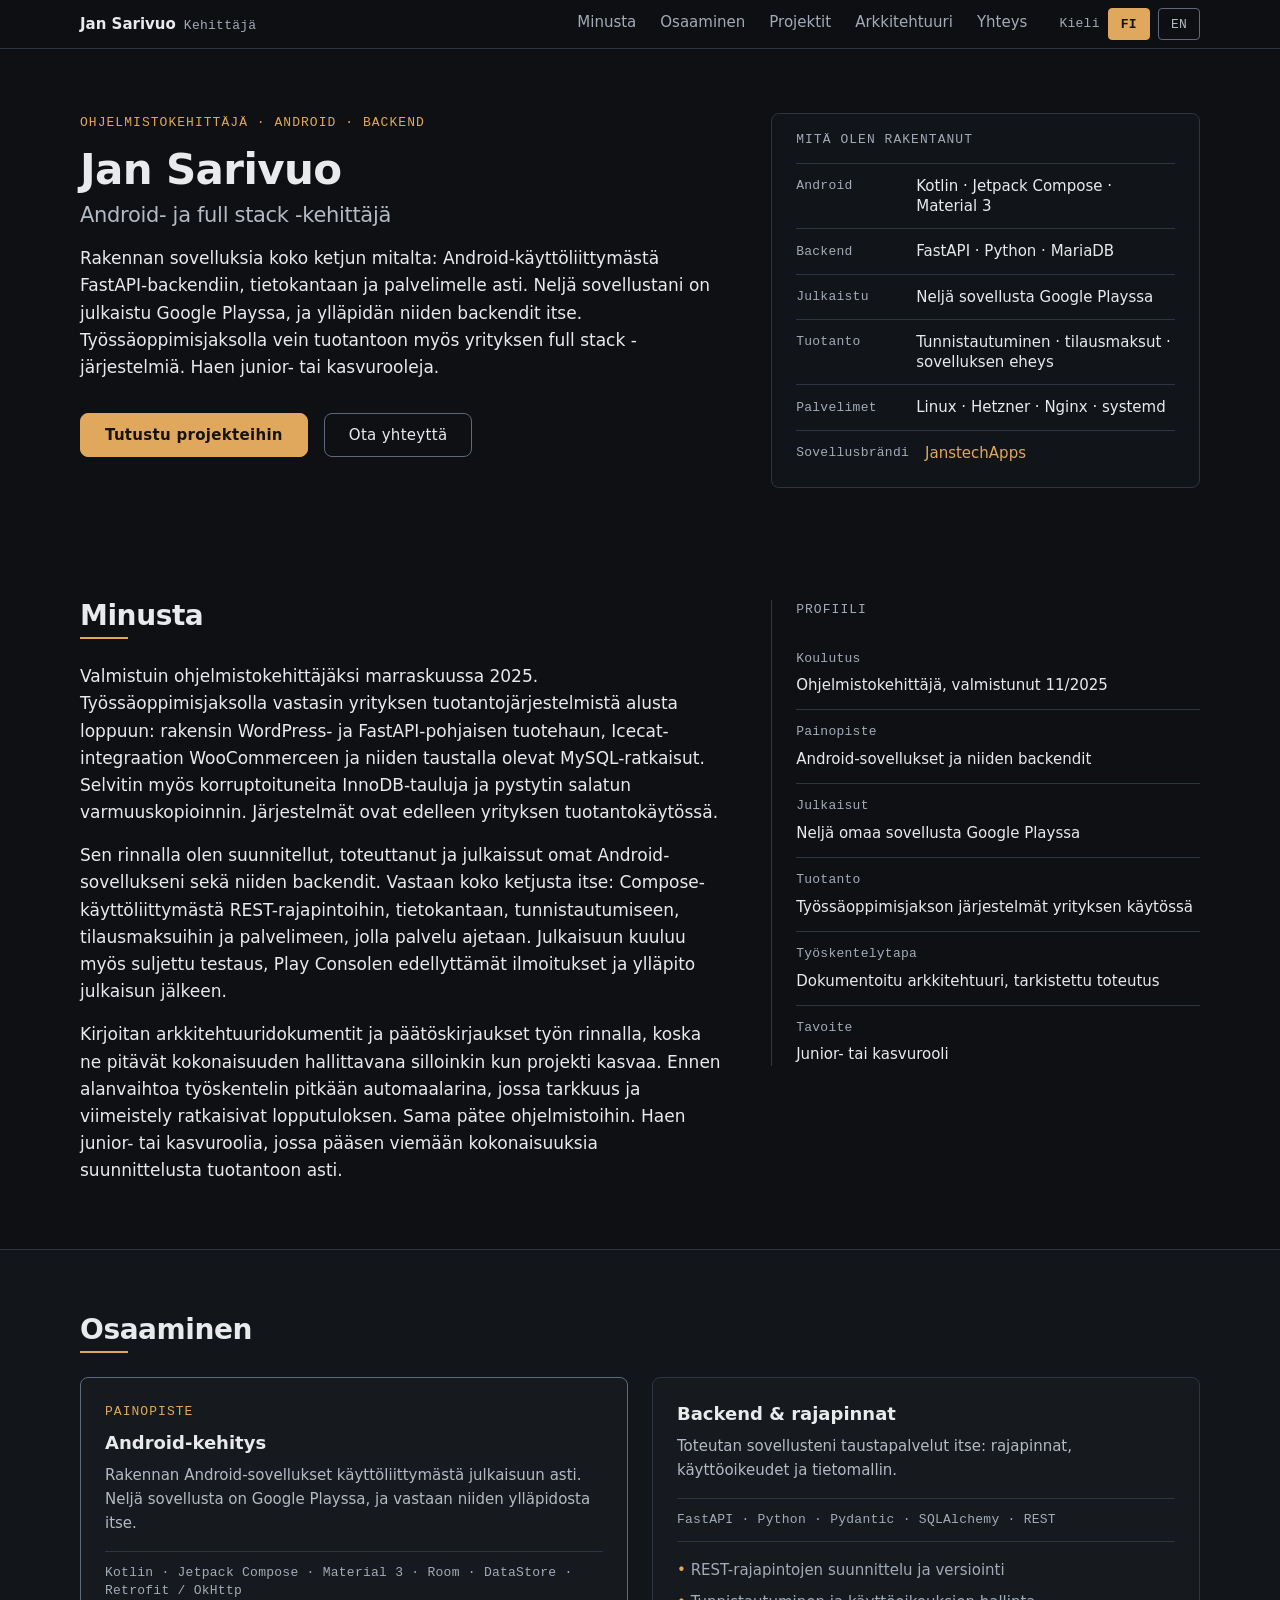
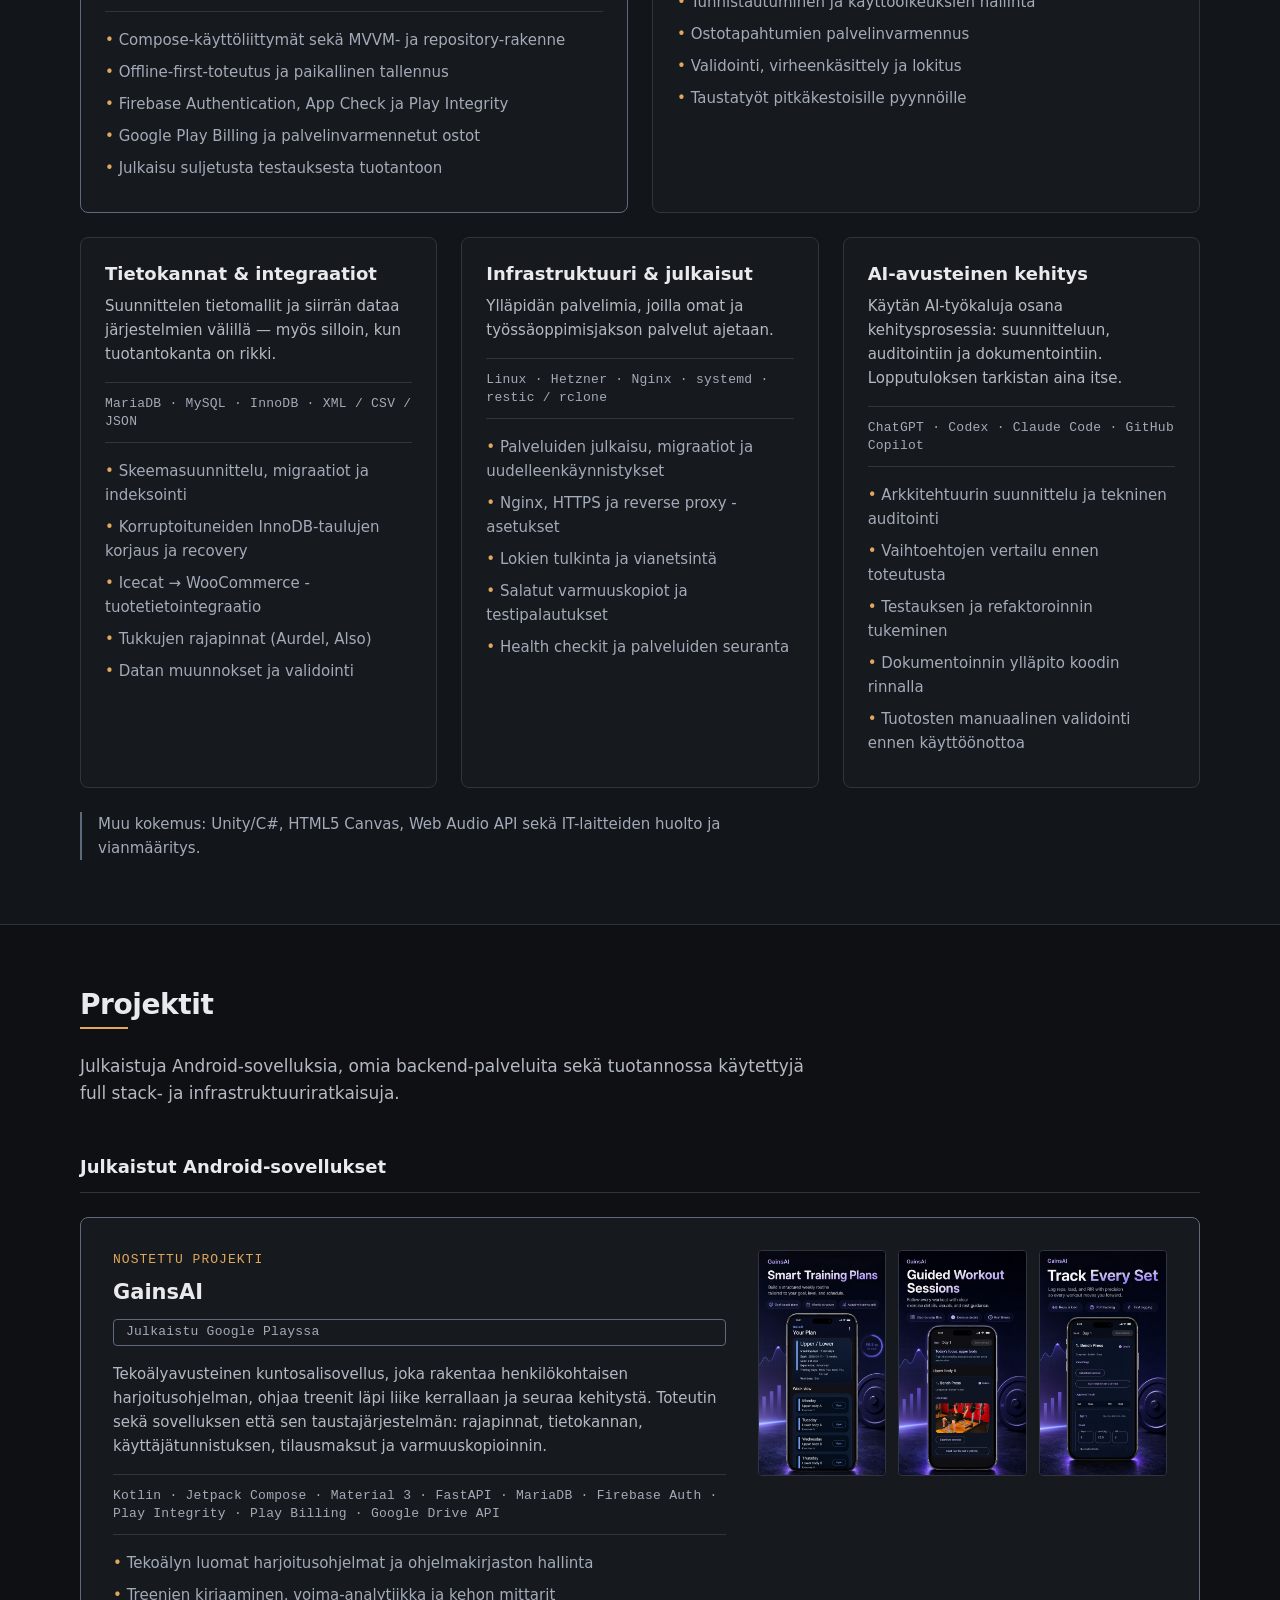
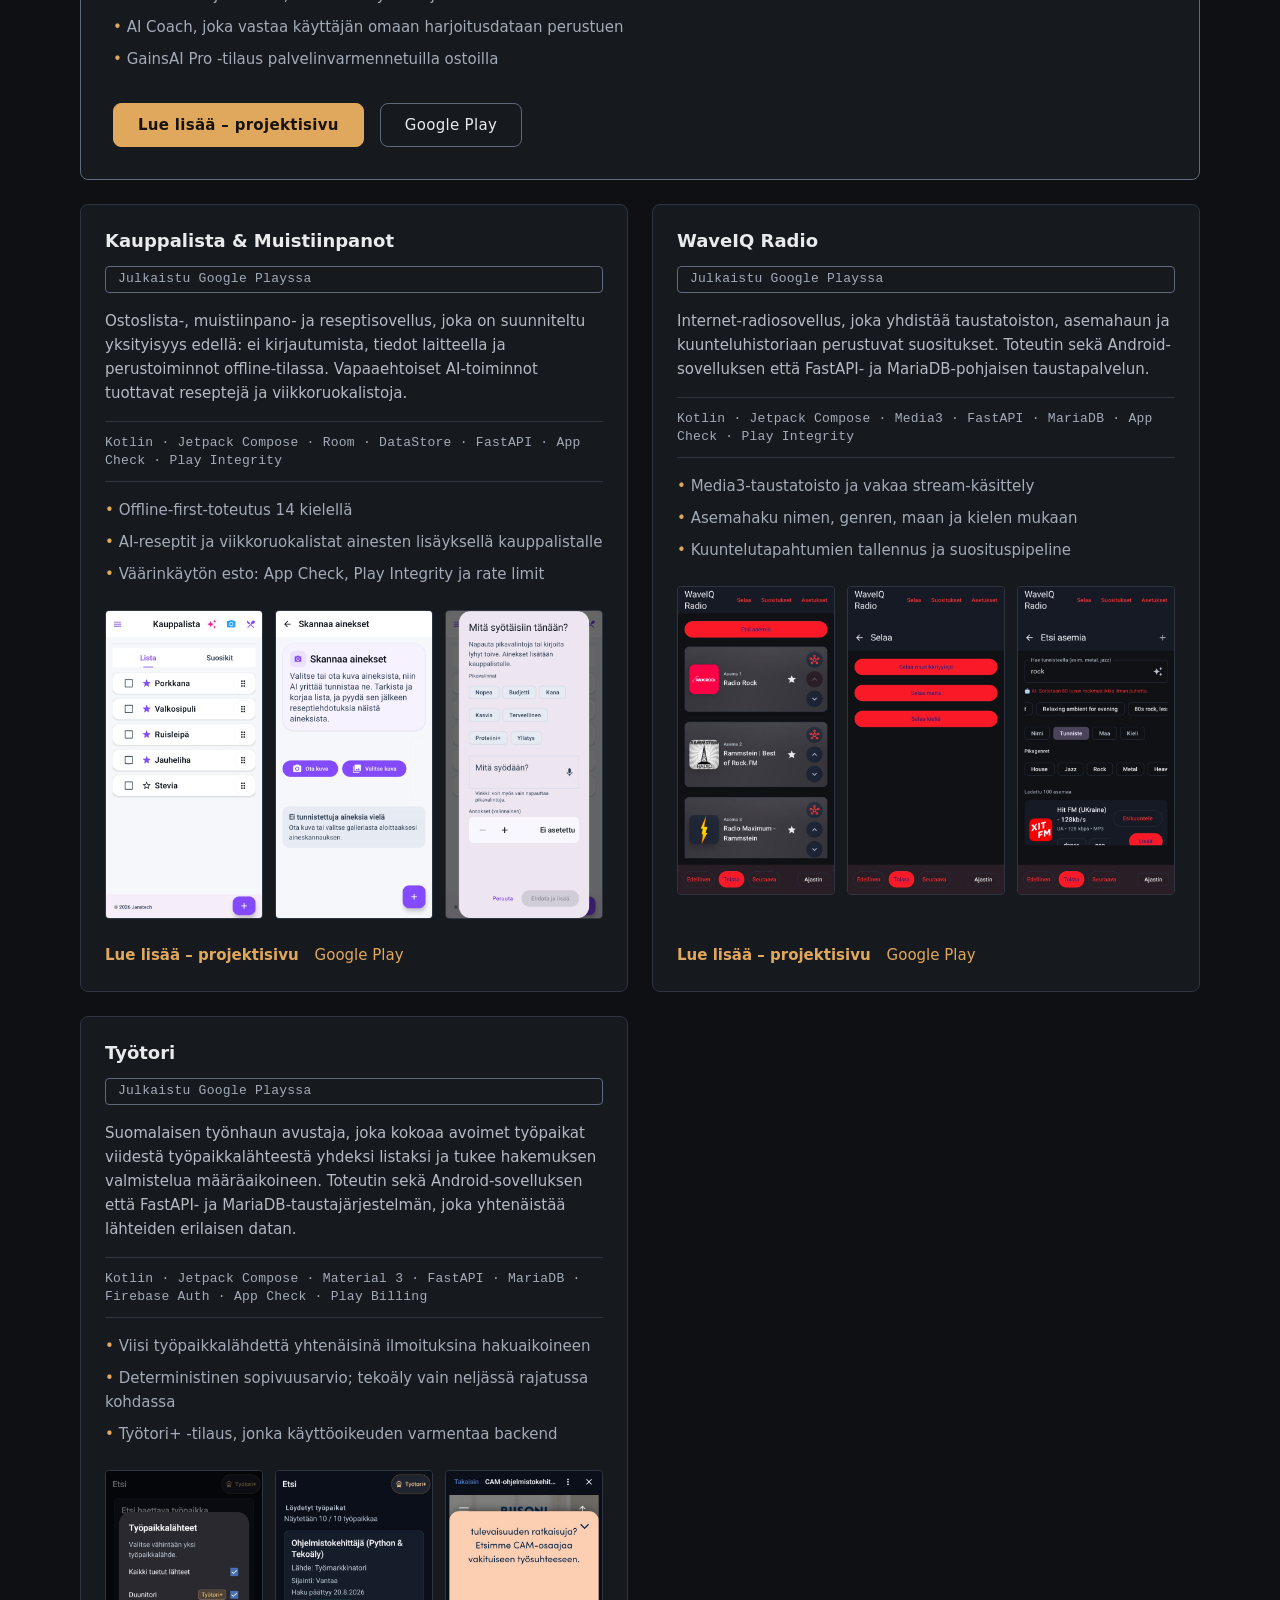
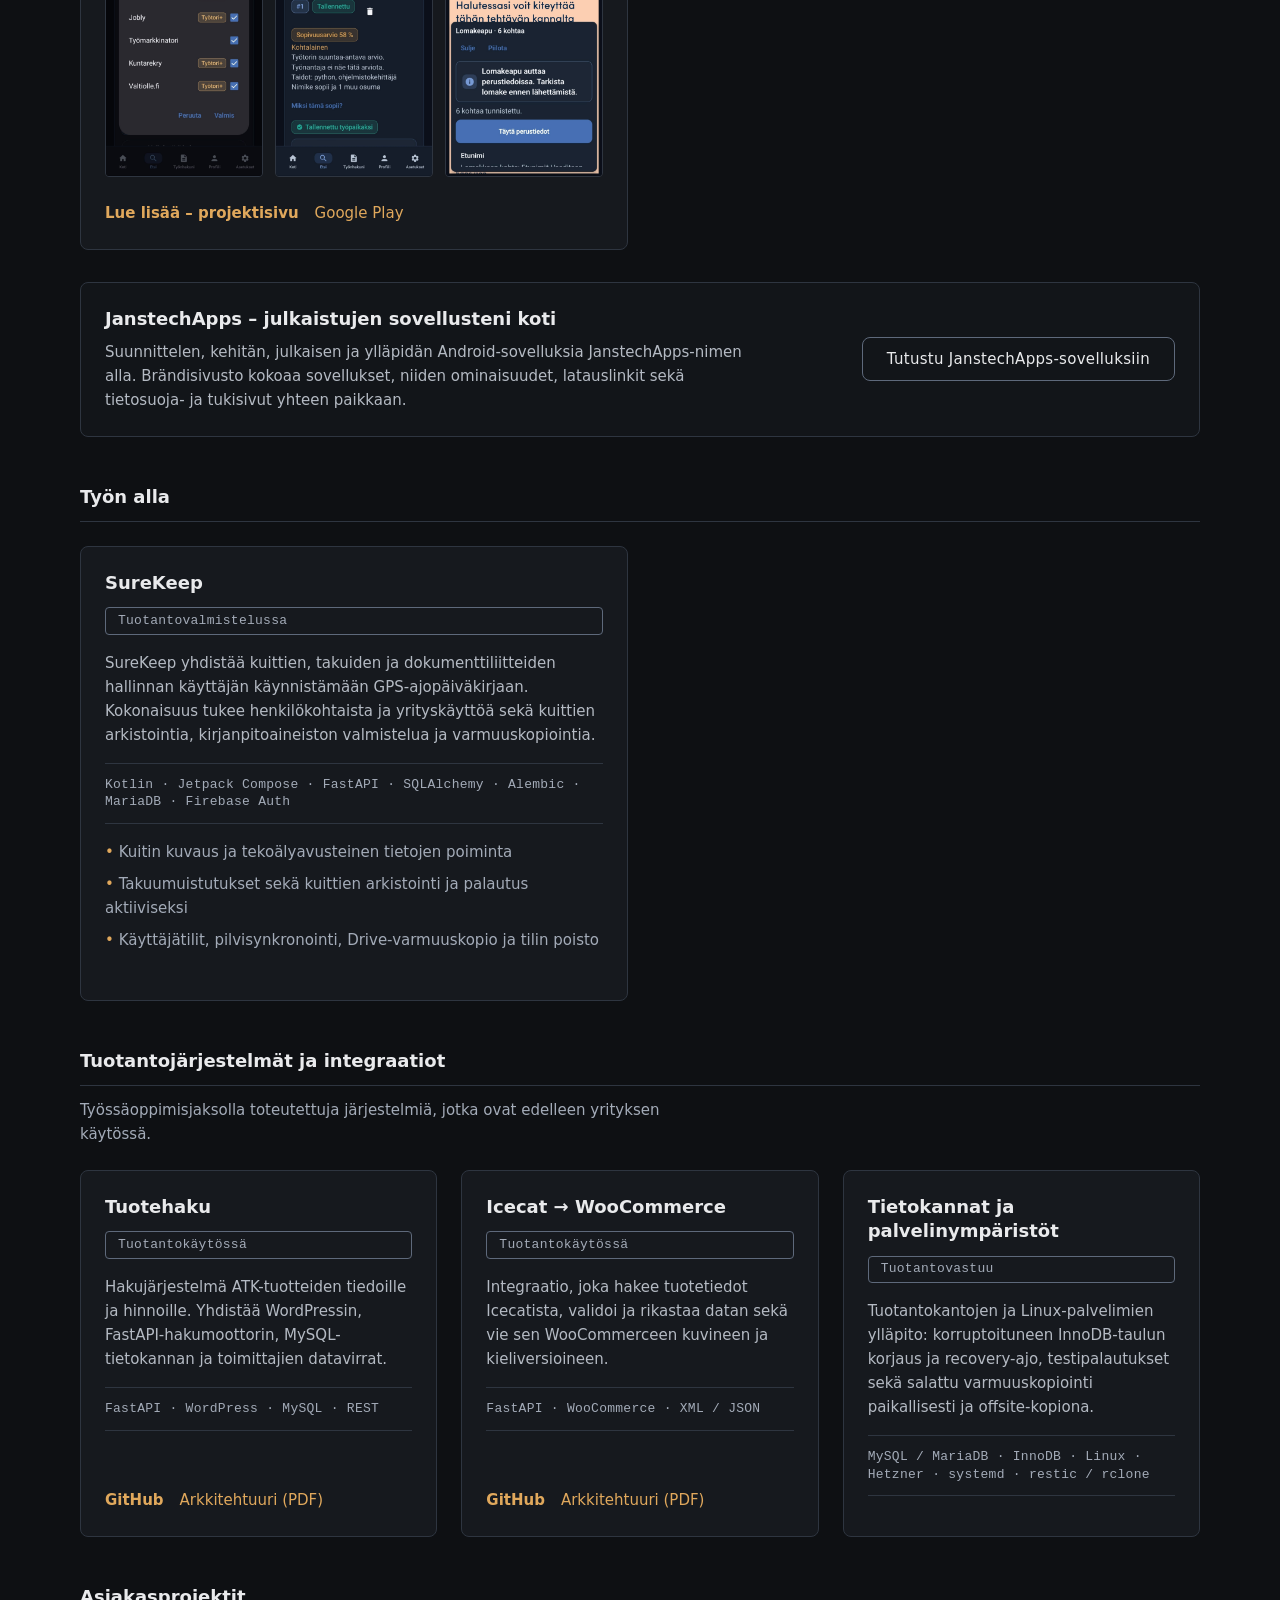
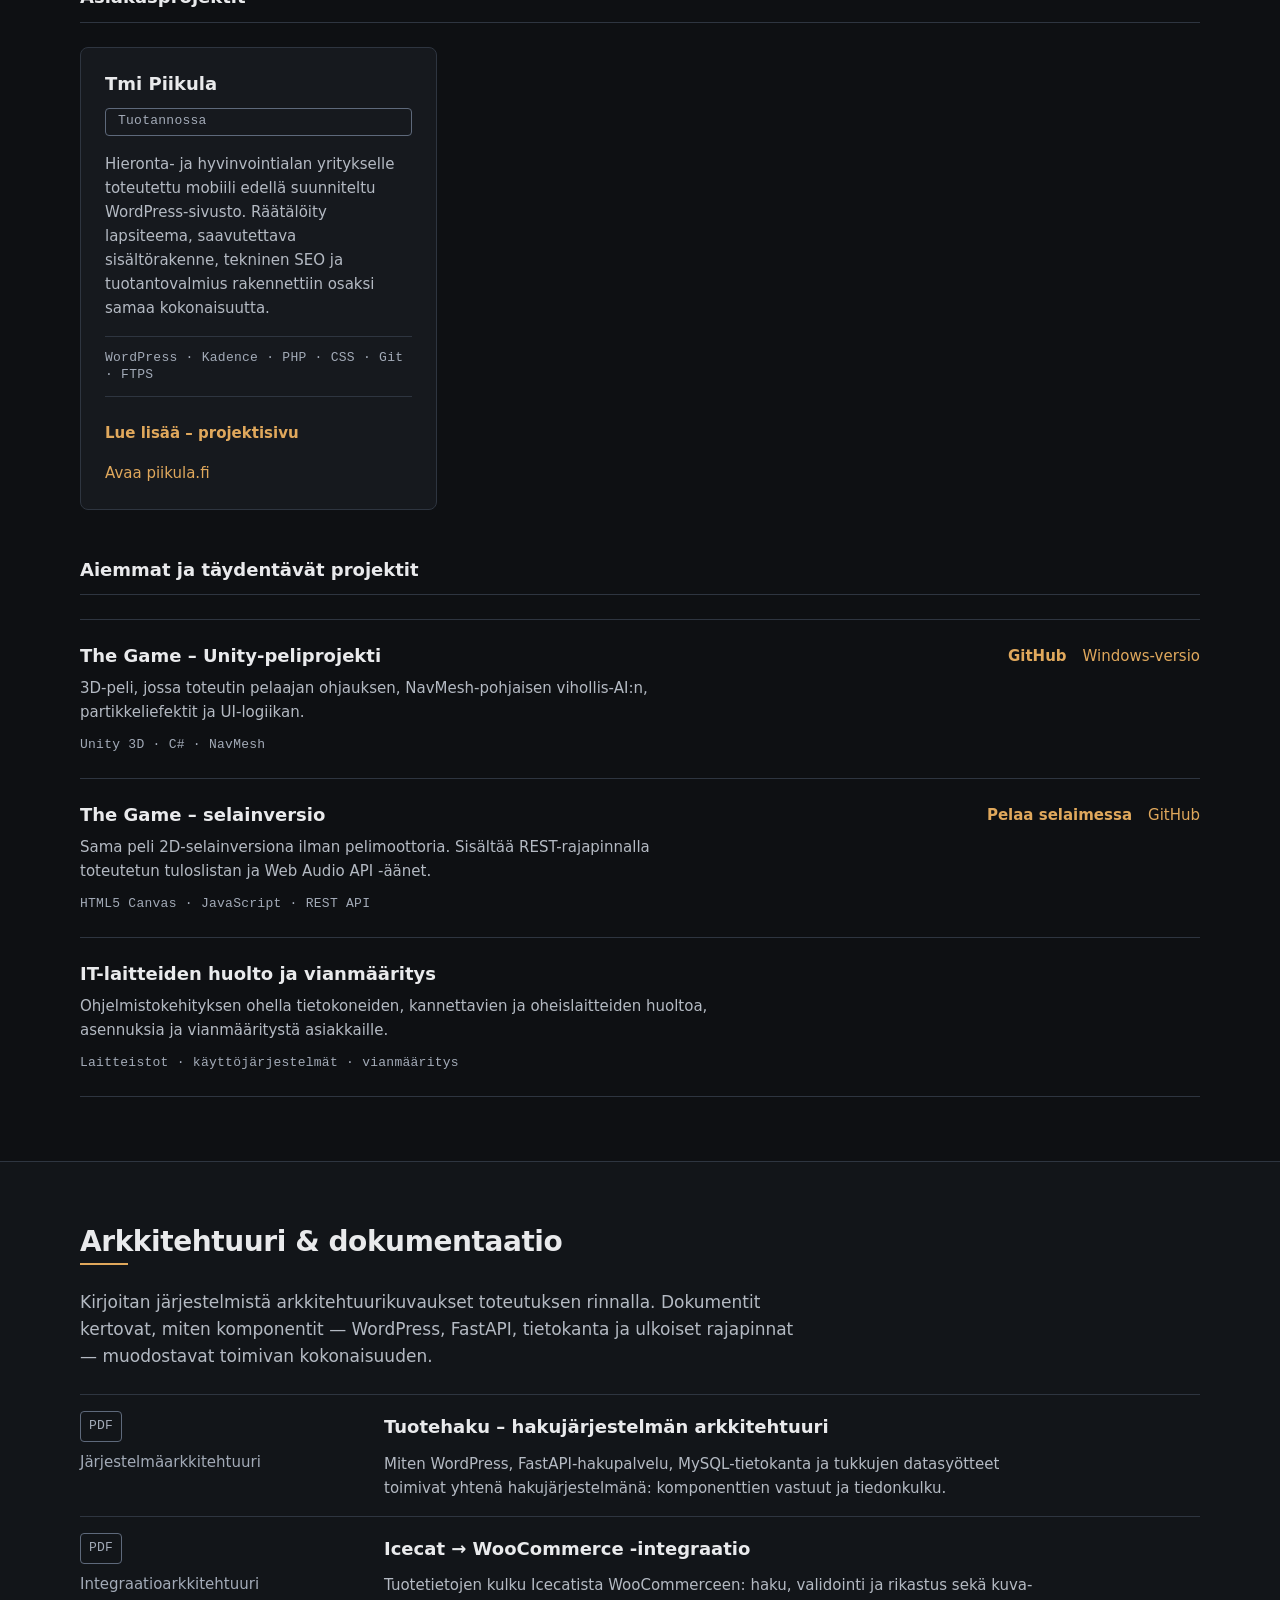
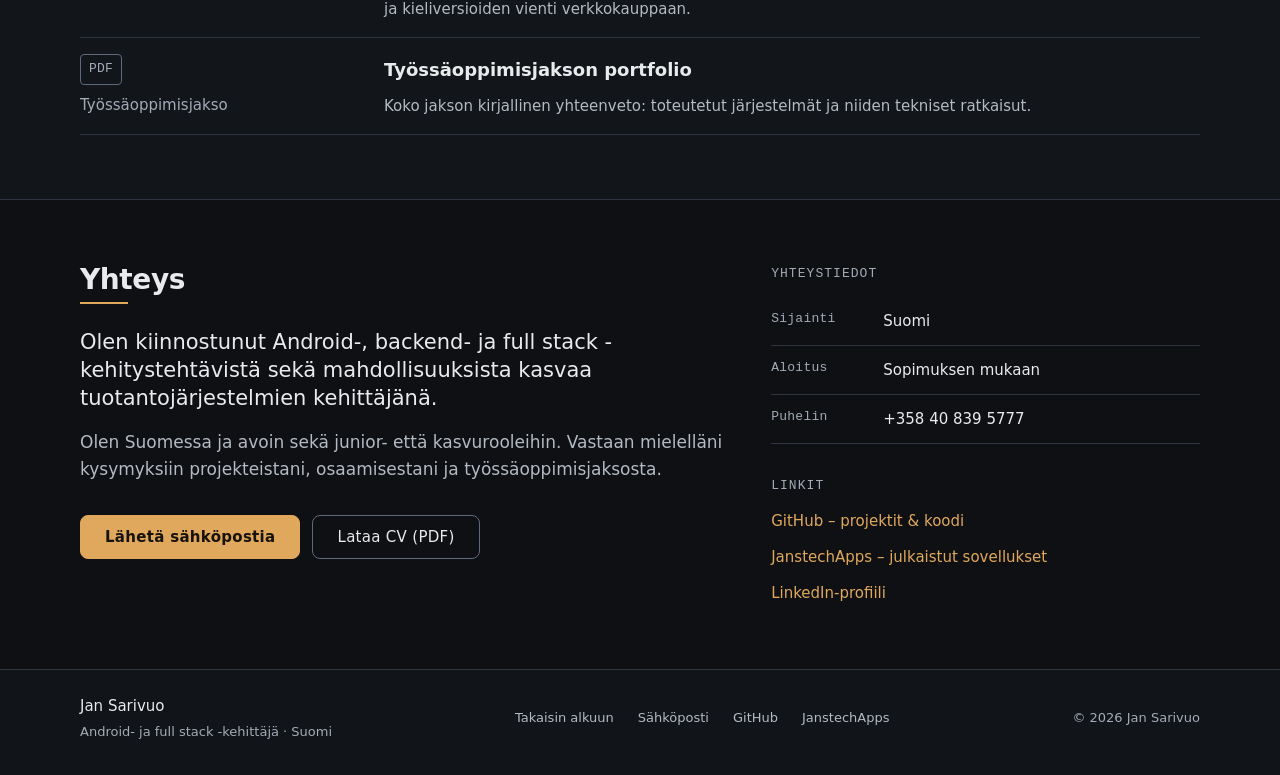
<file: index.html>
<!DOCTYPE html>
<html lang="fi">
<head>
    <meta charset="UTF-8" />
    <title>Jan Sarivuo – Portfolio</title>
    <meta name="viewport" content="width=device-width, initial-scale=1" />

    <meta name="description" content="Jan Sarivuo – ohjelmistokehittäjä. Android-sovelluksia Kotlinilla ja Jetpack Composella, FastAPI- ja MariaDB-backendejä, integraatioita sekä Linux-tuotantoympäristöjen ylläpitoa. Neljä sovellusta julkaistu Google Playssa.">
    <meta name="robots" content="index,follow" />

    <link rel="canonical" href="https://janstech.github.io/">

    <meta property="og:title" content="Jan Sarivuo – Portfolio">
    <meta property="og:description" content="Ohjelmistokehittäjä, joka rakentaa sovellukset kokonaisuutena: Android-käyttöliittymä, FastAPI-backend, tietokanta ja tuotantopalvelin. Neljä sovellusta julkaistu Google Playssa.">
    <meta property="og:type" content="website">
    <meta property="og:url" content="https://janstech.github.io/">
    <meta property="og:image" content="https://janstech.github.io/images/favicon.png">
    <meta property="og:locale" content="fi_FI">
    <meta property="og:locale:alternate" content="en_US">

    <meta name="twitter:card" content="summary">
    <meta name="twitter:title" content="Jan Sarivuo – Portfolio">
    <meta name="twitter:description" content="Ohjelmistokehittäjä: Android, FastAPI-backendit, tietokannat ja Linux-tuotantoympäristöt. Neljä sovellusta julkaistu Google Playssa.">
    <meta name="twitter:image" content="https://janstech.github.io/images/favicon.png">

    <link rel="stylesheet" href="css/style.css" />
    <link rel="icon" type="image/png" sizes="16x16" href="images/favicon-16x16.png">
    <link rel="icon" type="image/png" sizes="32x32" href="images/favicon-32x32.png">
    <link rel="icon" type="image/png" sizes="48x48" href="images/favicon-48x48.png">
    <link rel="apple-touch-icon" href="images/apple-touch-icon.png">
    <link rel="manifest" href="manifest.json">

</head>

<body>
<a class="skip-link" href="#main" data-i18n="skip_link">Siirry pääsisältöön</a>

<header class="site-header">
    <div class="container header-inner">
        <a class="logo" href="#top">
            <span class="logo-name">Jan Sarivuo</span>
            <span class="logo-role" data-i18n="logo_role">Kehittäjä</span>
        </a>

        <nav class="nav" data-i18n-aria="nav_aria" aria-label="Sivuston päänavigaatio">
            <a href="#about" data-i18n="nav_about">Minusta</a>
            <a href="#skills" data-i18n="nav_skills">Osaaminen</a>
            <a href="#projects" data-i18n="nav_projects">Projektit</a>
            <a href="#architecture" data-i18n="nav_architecture">Arkkitehtuuri</a>
            <a href="#contact" data-i18n="nav_contact">Yhteys</a>
        </nav>

        <div class="lang-switch">
            <span class="lang-label" data-i18n="lang_label">Kieli</span>
            <button id="btnFi" type="button">FI</button>
            <button id="btnEn" type="button">EN</button>
        </div>
    </div>
</header>

<main id="main" tabindex="-1">
    <section class="hero" id="top">
        <div class="container hero-inner">
            <div class="hero-main">
                <p class="hero-label" data-i18n="hero_label">Ohjelmistokehittäjä · Android · Backend</p>
                <h1>Jan Sarivuo</h1>
                <h2 class="hero-subtitle" data-i18n="hero_subtitle">Android- ja full stack -kehittäjä</h2>
                <p class="hero-text" data-i18n="hero_text">
                    Rakennan sovelluksia koko ketjun mitalta: Android-käyttöliittymästä FastAPI-backendiin, tietokantaan ja palvelimelle asti. Neljä sovellustani on julkaistu Google Playssa, ja ylläpidän niiden backendit itse. Työssäoppimisjaksolla vein tuotantoon myös yrityksen full stack -järjestelmiä. Haen junior- tai kasvurooleja.
                </p>
                <div class="hero-actions">
                    <a href="#projects" class="btn-primary" data-i18n="hero_cta_projects">Tutustu projekteihin</a>
                    <a href="#contact" class="btn-ghost" data-i18n="hero_cta_contact">Ota yhteyttä</a>
                </div>
            </div>
            <aside class="spec" data-i18n-aria="spec_aria" aria-label="Yhteenveto osaamisesta">
                <p class="spec-title" data-i18n="spec_title">Mitä olen rakentanut</p>
                <dl class="spec-list">
                    <div class="spec-row">
                        <dt data-i18n="spec_android_label">Android</dt>
                        <dd data-i18n="spec_android_value">Kotlin · Jetpack Compose · Material 3</dd>
                    </div>
                    <div class="spec-row">
                        <dt data-i18n="spec_backend_label">Backend</dt>
                        <dd data-i18n="spec_backend_value">FastAPI · Python · MariaDB</dd>
                    </div>
                    <div class="spec-row">
                        <dt data-i18n="spec_released_label">Julkaistu</dt>
                        <dd data-i18n="spec_released_value">Neljä sovellusta Google Playssa</dd>
                    </div>
                    <div class="spec-row">
                        <dt data-i18n="spec_production_label">Tuotanto</dt>
                        <dd data-i18n="spec_production_value">Tunnistautuminen · tilausmaksut · sovelluksen eheys</dd>
                    </div>
                    <div class="spec-row">
                        <dt data-i18n="spec_infra_label">Palvelimet</dt>
                        <dd data-i18n="spec_infra_value">Linux · Hetzner · Nginx · systemd</dd>
                    </div>
                    <div class="spec-row">
                        <dt data-i18n="spec_brand_label">Sovellusbrändi</dt>
                        <dd><a href="https://janstechapps.com/" target="_blank" rel="noopener noreferrer">JanstechApps</a></dd>
                    </div>
                </dl>
            </aside>
        </div>
    </section>

    <section id="about" class="section">
        <div class="container about-layout">
            <div class="about-main">
                <h2 class="section-title" data-i18n="about_title">Minusta</h2>
                <p data-i18n="about_p1">
                    Valmistuin ohjelmistokehittäjäksi marraskuussa 2025. Työssäoppimisjaksolla vastasin yrityksen tuotantojärjestelmistä alusta loppuun: rakensin WordPress- ja FastAPI-pohjaisen tuotehaun, Icecat-integraation WooCommerceen ja niiden taustalla olevat MySQL-ratkaisut. Selvitin myös korruptoituneita InnoDB-tauluja ja pystytin salatun varmuuskopioinnin. Järjestelmät ovat edelleen yrityksen tuotantokäytössä.
                </p>
                <p data-i18n="about_p2">
                    Sen rinnalla olen suunnitellut, toteuttanut ja julkaissut omat Android-sovellukseni sekä niiden backendit. Vastaan koko ketjusta itse: Compose-käyttöliittymästä REST-rajapintoihin, tietokantaan, tunnistautumiseen, tilausmaksuihin ja palvelimeen, jolla palvelu ajetaan. Julkaisuun kuuluu myös suljettu testaus, Play Consolen edellyttämät ilmoitukset ja ylläpito julkaisun jälkeen.
                </p>
                <p data-i18n="about_p3">
                    Kirjoitan arkkitehtuuridokumentit ja päätöskirjaukset työn rinnalla, koska ne pitävät kokonaisuuden hallittavana silloinkin kun projekti kasvaa. Ennen alanvaihtoa työskentelin pitkään automaalarina, jossa tarkkuus ja viimeistely ratkaisivat lopputuloksen. Sama pätee ohjelmistoihin. Haen junior- tai kasvuroolia, jossa pääsen viemään kokonaisuuksia suunnittelusta tuotantoon asti.
                </p>
            </div>

            <aside class="profile-facts" data-i18n-aria="profile_aria" aria-label="Ammatillinen profiili">
                <p class="profile-facts-title" data-i18n="profile_title">Profiili</p>
                <dl>
                    <div class="profile-row">
                        <dt data-i18n="prof_edu_label">Koulutus</dt>
                        <dd data-i18n="prof_edu_value">Ohjelmistokehittäjä, valmistunut 11/2025</dd>
                    </div>
                    <div class="profile-row">
                        <dt data-i18n="prof_focus_label">Painopiste</dt>
                        <dd data-i18n="prof_focus_value">Android-sovellukset ja niiden backendit</dd>
                    </div>
                    <div class="profile-row">
                        <dt data-i18n="prof_releases_label">Julkaisut</dt>
                        <dd data-i18n="prof_releases_value">Neljä omaa sovellusta Google Playssa</dd>
                    </div>
                    <div class="profile-row">
                        <dt data-i18n="prof_production_label">Tuotanto</dt>
                        <dd data-i18n="prof_production_value">Työssäoppimisjakson järjestelmät yrityksen käytössä</dd>
                    </div>
                    <div class="profile-row">
                        <dt data-i18n="prof_style_label">Työskentelytapa</dt>
                        <dd data-i18n="prof_style_value">Dokumentoitu arkkitehtuuri, tarkistettu toteutus</dd>
                    </div>
                    <div class="profile-row">
                        <dt data-i18n="prof_goal_label">Tavoite</dt>
                        <dd data-i18n="prof_goal_value">Junior- tai kasvurooli</dd>
                    </div>
                </dl>
            </aside>
        </div>
    </section>

    <section id="skills" class="section section-alt">
        <div class="container">
            <h2 class="section-title" data-i18n="skills_title">Osaaminen</h2>

            <div class="capability-grid">
                <article class="capability capability--primary">
                    <p class="capability-eyebrow" data-i18n="cap_android_eyebrow">Painopiste</p>
                    <h3 data-i18n="cap_android_title">Android-kehitys</h3>
                    <p class="capability-summary" data-i18n="cap_android_summary">Rakennan Android-sovellukset käyttöliittymästä julkaisuun asti. Neljä sovellusta on Google Playssa, ja vastaan niiden ylläpidosta itse.</p>
                    <p class="capability-tech" data-i18n="cap_android_tech">Kotlin · Jetpack Compose · Material 3 · Room · DataStore · Retrofit / OkHttp</p>
                    <ul>
                        <li data-i18n="cap_android_1">Compose-käyttöliittymät sekä MVVM- ja repository-rakenne</li>
                        <li data-i18n="cap_android_2">Offline-first-toteutus ja paikallinen tallennus</li>
                        <li data-i18n="cap_android_3">Firebase Authentication, App Check ja Play Integrity</li>
                        <li data-i18n="cap_android_4">Google Play Billing ja palvelinvarmennetut ostot</li>
                        <li data-i18n="cap_android_5">Julkaisu suljetusta testauksesta tuotantoon</li>
                    </ul>
                </article>

                <article class="capability capability--wide">
                    <h3 data-i18n="cap_backend_title">Backend &amp; rajapinnat</h3>
                    <p class="capability-summary" data-i18n="cap_backend_summary">Toteutan sovellusteni taustapalvelut itse: rajapinnat, käyttöoikeudet ja tietomallin.</p>
                    <p class="capability-tech" data-i18n="cap_backend_tech">FastAPI · Python · Pydantic · SQLAlchemy · REST</p>
                    <ul>
                        <li data-i18n="cap_backend_1">REST-rajapintojen suunnittelu ja versiointi</li>
                        <li data-i18n="cap_backend_2">Tunnistautuminen ja käyttöoikeuksien hallinta</li>
                        <li data-i18n="cap_backend_3">Ostotapahtumien palvelinvarmennus</li>
                        <li data-i18n="cap_backend_4">Validointi, virheenkäsittely ja lokitus</li>
                        <li data-i18n="cap_backend_5">Taustatyöt pitkäkestoisille pyynnöille</li>
                    </ul>
                </article>

                <article class="capability">
                    <h3 data-i18n="cap_data_title">Tietokannat &amp; integraatiot</h3>
                    <p class="capability-summary" data-i18n="cap_data_summary">Suunnittelen tietomallit ja siirrän dataa järjestelmien välillä — myös silloin, kun tuotantokanta on rikki.</p>
                    <p class="capability-tech" data-i18n="cap_data_tech">MariaDB · MySQL · InnoDB · XML / CSV / JSON</p>
                    <ul>
                        <li data-i18n="cap_data_1">Skeemasuunnittelu, migraatiot ja indeksointi</li>
                        <li data-i18n="cap_data_2">Korruptoituneiden InnoDB-taulujen korjaus ja recovery</li>
                        <li data-i18n="cap_data_3">Icecat → WooCommerce -tuotetietointegraatio</li>
                        <li data-i18n="cap_data_4">Tukkujen rajapinnat (Aurdel, Also)</li>
                        <li data-i18n="cap_data_5">Datan muunnokset ja validointi</li>
                    </ul>
                </article>

                <article class="capability">
                    <h3 data-i18n="cap_infra_title">Infrastruktuuri &amp; julkaisut</h3>
                    <p class="capability-summary" data-i18n="cap_infra_summary">Ylläpidän palvelimia, joilla omat ja työssäoppimisjakson palvelut ajetaan.</p>
                    <p class="capability-tech" data-i18n="cap_infra_tech">Linux · Hetzner · Nginx · systemd · restic / rclone</p>
                    <ul>
                        <li data-i18n="cap_infra_1">Palveluiden julkaisu, migraatiot ja uudelleenkäynnistykset</li>
                        <li data-i18n="cap_infra_2">Nginx, HTTPS ja reverse proxy -asetukset</li>
                        <li data-i18n="cap_infra_3">Lokien tulkinta ja vianetsintä</li>
                        <li data-i18n="cap_infra_4">Salatut varmuuskopiot ja testipalautukset</li>
                        <li data-i18n="cap_infra_5">Health checkit ja palveluiden seuranta</li>
                    </ul>
                </article>

                <article class="capability">
                    <h3 data-i18n="cap_ai_title">AI-avusteinen kehitys</h3>
                    <p class="capability-summary" data-i18n="cap_ai_summary">Käytän AI-työkaluja osana kehitysprosessia: suunnitteluun, auditointiin ja dokumentointiin. Lopputuloksen tarkistan aina itse.</p>
                    <p class="capability-tech" data-i18n="cap_ai_tech">ChatGPT · Codex · Claude Code · GitHub Copilot</p>
                    <ul>
                        <li data-i18n="cap_ai_1">Arkkitehtuurin suunnittelu ja tekninen auditointi</li>
                        <li data-i18n="cap_ai_2">Vaihtoehtojen vertailu ennen toteutusta</li>
                        <li data-i18n="cap_ai_3">Testauksen ja refaktoroinnin tukeminen</li>
                        <li data-i18n="cap_ai_4">Dokumentoinnin ylläpito koodin rinnalla</li>
                        <li data-i18n="cap_ai_5">Tuotosten manuaalinen validointi ennen käyttöönottoa</li>
                    </ul>
                </article>
            </div>

            <p class="additional-experience" data-i18n="skills_additional">
                Muu kokemus: Unity/C#, HTML5 Canvas, Web Audio API sekä IT-laitteiden huolto ja vianmääritys.
            </p>
        </div>
    </section>

    <section id="projects" class="section">
        <div class="container">
            <h2 class="section-title" data-i18n="projects_title">Projektit</h2>
            <p class="section-intro" data-i18n="projects_intro">
                Julkaistuja Android-sovelluksia, omia backend-palveluita sekä tuotannossa käytettyjä full stack- ja infrastruktuuriratkaisuja.
</p>

            <section class="project-group" aria-labelledby="group-published">
                <h3 class="project-group-heading" id="group-published" data-i18n="group_published">Julkaistut Android-sovellukset</h3>

                <article class="project-feature">
                    <div class="project-feature-content">
                        <p class="project-eyebrow" data-i18n="feature_label">Nostettu projekti</p>
                        <h4 data-i18n="proj_gains_title">GainsAI</h4>
                        <p class="project-status" data-i18n="status_published">Julkaistu Google Playssa</p>
                        <p class="project-lead" data-i18n="proj_gains_desc">
                            Tekoälyavusteinen kuntosalisovellus, joka rakentaa henkilökohtaisen harjoitusohjelman, ohjaa treenit läpi liike kerrallaan ja seuraa kehitystä. Toteutin sekä sovelluksen että sen taustajärjestelmän: rajapinnat, tietokannan, käyttäjätunnistuksen, tilausmaksut ja varmuuskopioinnin.
</p>
                        <p class="project-tech" data-i18n="proj_gains_meta">
                            Kotlin · Jetpack Compose · Material 3 · FastAPI · MariaDB · Firebase Auth · Play Integrity · Play Billing · Google Drive API
</p>
                        <ul class="project-evidence">
                            <li data-i18n="proj_gains_1">Tekoälyn luomat harjoitusohjelmat ja ohjelmakirjaston hallinta</li>
                            <li data-i18n="proj_gains_2">Treenien kirjaaminen, voima-analytiikka ja kehon mittarit</li>
                            <li data-i18n="proj_gains_3">AI Coach, joka vastaa käyttäjän omaan harjoitusdataan perustuen</li>
                            <li data-i18n="proj_gains_4">GainsAI Pro -tilaus palvelinvarmennetuilla ostoilla</li>
                        </ul>
                        <div class="project-actions">
                            <a class="btn-primary" href="gainsai/" data-i18n="proj_gains_link_page">Lue lisää – projektisivu</a>
                            <a class="btn-ghost" href="https://play.google.com/store/apps/details?id=com.janstech.gainsai" target="_blank" rel="noopener noreferrer" data-i18n="proj_gains_link_play">Google Play</a>
                        </div>
                    </div>
                    <div class="project-feature-media">
                        <div class="project-shots">
                            <a href="images/ga_1.jpeg" target="_blank" rel="noopener noreferrer">
                                <img src="images/ga_1.jpeg" width="941" height="1672" loading="lazy" decoding="async"
                                     data-i18n-alt="proj_gains_img1_alt" alt="GainsAI – viikko-ohjelman näkymä, jossa näkyvät split, ohjelman kesto ja treenipäivät" />
                            </a>
                            <a href="images/ga_2.jpeg" target="_blank" rel="noopener noreferrer">
                                <img src="images/ga_2.jpeg" width="941" height="1672" loading="lazy" decoding="async"
                                     data-i18n-alt="proj_gains_img2_alt" alt="GainsAI – ohjatun treenin näkymä, jossa näkyvät liikkeen tiedot ja lepoajastin" />
                            </a>
                            <a href="images/ga_3.jpeg" target="_blank" rel="noopener noreferrer">
                                <img src="images/ga_3.jpeg" width="941" height="1672" loading="lazy" decoding="async"
                                     data-i18n-alt="proj_gains_img3_alt" alt="GainsAI – sarjojen kirjaamisen näkymä, jossa syötetään toistot, paino ja RIR" />
                            </a>
                        </div>
                    </div>
                </article>

                <div class="app-grid">
                    <article class="project-app">
                        <h4 data-i18n="proj_shop_title">Kauppalista &amp; Muistiinpanot</h4>
                        <p class="project-status" data-i18n="status_published">Julkaistu Google Playssa</p>
                        <p class="project-lead" data-i18n="proj_shop_desc">Ostoslista-, muistiinpano- ja reseptisovellus, joka on suunniteltu yksityisyys edellä: ei kirjautumista, tiedot laitteella ja perustoiminnot offline-tilassa. Vapaaehtoiset AI-toiminnot tuottavat reseptejä ja viikkoruokalistoja.</p>
                        <p class="project-tech" data-i18n="proj_shop_meta">Kotlin · Jetpack Compose · Room · DataStore · FastAPI · App Check · Play Integrity</p>
                        <ul class="project-evidence">
                            <li data-i18n="proj_shop_1">Offline-first-toteutus 14 kielellä</li>
                            <li data-i18n="proj_shop_2">AI-reseptit ja viikkoruokalistat ainesten lisäyksellä kauppalistalle</li>
                            <li data-i18n="proj_shop_3">Väärinkäytön esto: App Check, Play Integrity ja rate limit</li>
                        </ul>
                        <div class="project-shots">
                            <a href="images/kl_1.jpeg" target="_blank" rel="noopener noreferrer">
                                <img src="images/kl_1.jpeg" width="1040" height="2048" loading="lazy" decoding="async"
                                     data-i18n-alt="proj_shop_img1_alt" alt="Kauppalista &amp; Muistiinpanot – ostoslistanäkymä" />
                            </a>
                            <a href="images/kl_2.jpeg" target="_blank" rel="noopener noreferrer">
                                <img src="images/kl_2.jpeg" width="1040" height="2048" loading="lazy" decoding="async"
                                     data-i18n-alt="proj_shop_img2_alt" alt="Kauppalista &amp; Muistiinpanot – ainesten skannaus" />
                            </a>
                            <a href="images/kl_3.jpeg" target="_blank" rel="noopener noreferrer">
                                <img src="images/kl_3.jpeg" width="1040" height="2048" loading="lazy" decoding="async"
                                     data-i18n-alt="proj_shop_img3_alt" alt="Kauppalista &amp; Muistiinpanot – reseptinäkymä" />
                            </a>
                        </div>
                        <div class="project-actions">
                            <a class="link-primary" href="kauppalista/" data-i18n="proj_shop_link_page">Lue lisää – projektisivu</a>
                            <a href="https://play.google.com/store/apps/details?id=com.janstech.kauppalista" target="_blank" rel="noopener noreferrer" data-i18n="proj_shop_link_play">Google Play</a>
                        </div>
                    </article>

                    <article class="project-app">
                        <h4 data-i18n="proj_wave_title">WaveIQ Radio</h4>
                        <p class="project-status" data-i18n="status_published">Julkaistu Google Playssa</p>
                        <p class="project-lead" data-i18n="proj_wave_desc">Internet-radiosovellus, joka yhdistää taustatoiston, asemahaun ja kuunteluhistoriaan perustuvat suositukset. Toteutin sekä Android-sovelluksen että FastAPI- ja MariaDB-pohjaisen taustapalvelun.</p>
                        <p class="project-tech" data-i18n="proj_wave_meta">Kotlin · Jetpack Compose · Media3 · FastAPI · MariaDB · App Check · Play Integrity</p>
                        <ul class="project-evidence">
                            <li data-i18n="proj_wave_1">Media3-taustatoisto ja vakaa stream-käsittely</li>
                            <li data-i18n="proj_wave_2">Asemahaku nimen, genren, maan ja kielen mukaan</li>
                            <li data-i18n="proj_wave_3">Kuuntelutapahtumien tallennus ja suosituspipeline</li>
                        </ul>
                        <div class="project-shots">
                            <a href="images/iq_1.jpeg" target="_blank" rel="noopener noreferrer">
                                <img src="images/iq_1.jpeg" width="1040" height="2048" loading="lazy" decoding="async"
                                     data-i18n-alt="proj_wave_img1_alt" alt="WaveIQ Radio – asemalistaus ja soitin" />
                            </a>
                            <a href="images/iq_2.jpeg" target="_blank" rel="noopener noreferrer">
                                <img src="images/iq_2.jpeg" width="1040" height="2048" loading="lazy" decoding="async"
                                     data-i18n-alt="proj_wave_img2_alt" alt="WaveIQ Radio – asemien selausnäkymä" />
                            </a>
                            <a href="images/iq_3.jpeg" target="_blank" rel="noopener noreferrer">
                                <img src="images/iq_3.jpeg" width="1040" height="2048" loading="lazy" decoding="async"
                                     data-i18n-alt="proj_wave_img3_alt" alt="WaveIQ Radio – asemahaku suodattimilla" />
                            </a>
                        </div>
                        <div class="project-actions">
                            <a class="link-primary" href="waveiq/" data-i18n="proj_wave_link_page">Lue lisää – projektisivu</a>
                            <a href="https://play.google.com/store/apps/details?id=com.janstech.radioplayer" target="_blank" rel="noopener noreferrer" data-i18n="proj_wave_link_play">Google Play</a>
                        </div>
                    </article>

                    <article class="project-app">
                        <h4 data-i18n="proj_tyotori_title">Työtori</h4>
                        <p class="project-status" data-i18n="status_published">Julkaistu Google Playssa</p>
                        <p class="project-lead" data-i18n="proj_tyotori_desc">Suomalaisen työnhaun avustaja, joka kokoaa avoimet työpaikat viidestä työpaikkalähteestä yhdeksi listaksi ja tukee hakemuksen valmistelua määräaikoineen. Toteutin sekä Android-sovelluksen että FastAPI- ja MariaDB-taustajärjestelmän, joka yhtenäistää lähteiden erilaisen datan.</p>
                        <p class="project-tech" data-i18n="proj_tyotori_meta">Kotlin · Jetpack Compose · Material 3 · FastAPI · MariaDB · Firebase Auth · App Check · Play Billing</p>
                        <ul class="project-evidence">
                            <li data-i18n="proj_tyotori_1">Viisi työpaikkalähdettä yhtenäisinä ilmoituksina hakuaikoineen</li>
                            <li data-i18n="proj_tyotori_2">Deterministinen sopivuusarvio; tekoäly vain neljässä rajatussa kohdassa</li>
                            <li data-i18n="proj_tyotori_3">Työtori+ -tilaus, jonka käyttöoikeuden varmentaa backend</li>
                        </ul>
                        <div class="project-shots">
                            <a href="images/tt_1.jpeg" target="_blank" rel="noopener noreferrer">
                                <img src="images/tt_1.jpeg" width="1048" height="2048" loading="lazy" decoding="async"
                                     data-i18n-alt="proj_tyotori_img1_alt" alt="Työtori – työpaikkalähteiden valinta" />
                            </a>
                            <a href="images/tt_2.jpeg" target="_blank" rel="noopener noreferrer">
                                <img src="images/tt_2.jpeg" width="1048" height="2048" loading="lazy" decoding="async"
                                     data-i18n-alt="proj_tyotori_img2_alt" alt="Työtori – hakutulos ja sopivuusarvio" />
                            </a>
                            <a href="images/tt_3.jpeg" target="_blank" rel="noopener noreferrer">
                                <img src="images/tt_3.jpeg" width="1048" height="2048" loading="lazy" decoding="async"
                                     data-i18n-alt="proj_tyotori_img3_alt" alt="Työtori – Lomakeapu työnantajan lomakkeella" />
                            </a>
                        </div>
                        <div class="project-actions">
                            <a class="link-primary" href="tyotori/" data-i18n="proj_tyotori_link_page">Lue lisää – projektisivu</a>
                            <a href="https://play.google.com/store/apps/details?id=com.janstech.tyotori" target="_blank" rel="noopener noreferrer" data-i18n="proj_tyotori_link_play">Google Play</a>
                        </div>
                    </article>
                </div>
            </section>

            <aside class="brand-strip" data-i18n-aria="brand_aria" aria-label="JanstechApps-brändisivusto">
                <div class="brand-strip-text">
                    <h3 class="brand-strip-title" data-i18n="brand_title">JanstechApps – julkaistujen sovellusteni koti</h3>
                    <p data-i18n="brand_text">Suunnittelen, kehitän, julkaisen ja ylläpidän Android-sovelluksia JanstechApps-nimen alla. Brändisivusto kokoaa sovellukset, niiden ominaisuudet, latauslinkit sekä tietosuoja- ja tukisivut yhteen paikkaan.</p>
                </div>
                <a class="btn-ghost" href="https://janstechapps.com/" target="_blank" rel="noopener noreferrer" data-i18n="brand_cta">Tutustu JanstechApps-sovelluksiin</a>
            </aside>

            <section class="project-group" aria-labelledby="group-building">
                <h3 class="project-group-heading" id="group-building" data-i18n="group_building">Työn alla</h3>

                <div class="app-grid">
                    <article class="project-app">
                        <h4 data-i18n="proj_surekeep_title">SureKeep</h4>
                        <p class="project-status" data-i18n="status_preparing">Tuotantovalmistelussa</p>
                        <p class="project-lead" data-i18n="proj_surekeep_desc">SureKeep yhdistää kuittien, takuiden ja dokumenttiliitteiden hallinnan käyttäjän käynnistämään GPS-ajopäiväkirjaan. Kokonaisuus tukee henkilökohtaista ja yrityskäyttöä sekä kuittien arkistointia, kirjanpitoaineiston valmistelua ja varmuuskopiointia.</p>
                        <p class="project-tech" data-i18n="proj_surekeep_meta">Kotlin · Jetpack Compose · FastAPI · SQLAlchemy · Alembic · MariaDB · Firebase Auth</p>
                        <ul class="project-evidence">
                            <li data-i18n="proj_surekeep_1">Kuitin kuvaus ja tekoälyavusteinen tietojen poiminta</li>
                            <li data-i18n="proj_surekeep_2">Takuumuistutukset sekä kuittien arkistointi ja palautus aktiiviseksi</li>
                            <li data-i18n="proj_surekeep_3">Käyttäjätilit, pilvisynkronointi, Drive-varmuuskopio ja tilin poisto</li>
                        </ul>
                    </article>
                </div>
            </section>

            <section class="project-group" aria-labelledby="group-systems">
                <h3 class="project-group-heading" id="group-systems" data-i18n="group_systems">Tuotantojärjestelmät ja integraatiot</h3>
                <p class="group-note" data-i18n="group_systems_note">Työssäoppimisjaksolla toteutettuja järjestelmiä, jotka ovat edelleen yrityksen käytössä.</p>

                <div class="case-grid">
                    <article class="case-card">
                        <h4 data-i18n="case_search_title">Tuotehaku</h4>
                        <p class="project-status" data-i18n="status_production">Tuotantokäytössä</p>
                        <p data-i18n="case_search_desc">Hakujärjestelmä ATK-tuotteiden tiedoille ja hinnoille. Yhdistää WordPressin, FastAPI-hakumoottorin, MySQL-tietokannan ja toimittajien datavirrat.</p>
                        <p class="project-tech" data-i18n="case_search_tech">FastAPI · WordPress · MySQL · REST</p>
                        <div class="project-actions">
                            <a class="link-primary" href="https://github.com/janstech/tuotehaku-showcase" target="_blank" rel="noopener noreferrer" data-i18n="case_search_link_git">GitHub</a>
                            <a href="documents/Tuotehaku-arkkitehtuuri.pdf" target="_blank" rel="noopener noreferrer" data-i18n="case_search_link_doc">Arkkitehtuuri (PDF)</a>
                        </div>
                    </article>

                    <article class="case-card">
                        <h4 data-i18n="case_icecat_title">Icecat &rarr; WooCommerce</h4>
                        <p class="project-status" data-i18n="status_production">Tuotantokäytössä</p>
                        <p data-i18n="case_icecat_desc">Integraatio, joka hakee tuotetiedot Icecatista, validoi ja rikastaa datan sekä vie sen WooCommerceen kuvineen ja kieliversioineen.</p>
                        <p class="project-tech" data-i18n="case_icecat_tech">FastAPI · WooCommerce · XML / JSON</p>
                        <div class="project-actions">
                            <a class="link-primary" href="https://github.com/janstech/icecat-woocommerce-integration" target="_blank" rel="noopener noreferrer" data-i18n="case_icecat_link_git">GitHub</a>
                            <a href="documents/icecat_arkkitehtuuri.pdf" target="_blank" rel="noopener noreferrer" data-i18n="case_icecat_link_doc">Arkkitehtuuri (PDF)</a>
                        </div>
                    </article>

                    <article class="case-card">
                        <h4 data-i18n="case_infra_title">Tietokannat ja palvelinympäristöt</h4>
                        <p class="project-status" data-i18n="status_responsibility">Tuotantovastuu</p>
                        <p data-i18n="case_infra_desc">Tuotantokantojen ja Linux-palvelimien ylläpito: korruptoituneen InnoDB-taulun korjaus ja recovery-ajo, testipalautukset sekä salattu varmuuskopiointi paikallisesti ja offsite-kopiona.</p>
                        <p class="project-tech" data-i18n="case_infra_tech">MySQL / MariaDB · InnoDB · Linux · Hetzner · systemd · restic / rclone</p>
                    </article>
                </div>
            </section>

            <section class="project-group" aria-labelledby="group-client">
                <h3 class="project-group-heading" id="group-client" data-i18n="group_client">Asiakasprojektit</h3>

                <div class="case-grid">
                    <article class="case-card">
                        <h4 data-i18n="case_piikula_title">Tmi Piikula</h4>
                        <p class="project-status" data-i18n="status_piikula_production">Tuotannossa</p>
                        <p data-i18n="case_piikula_desc">Hieronta- ja hyvinvointialan yritykselle toteutettu mobiili edellä suunniteltu WordPress-sivusto. Räätälöity lapsiteema, saavutettava sisältörakenne, tekninen SEO ja tuotantovalmius rakennettiin osaksi samaa kokonaisuutta.</p>
                        <p class="project-tech" data-i18n="case_piikula_tech">WordPress · Kadence · PHP · CSS · Git · FTPS</p>
                        <div class="project-actions">
                            <a class="link-primary" href="piikula/" data-i18n="case_piikula_link_page">Lue lisää – projektisivu</a>
                            <a href="https://piikula.fi/" target="_blank" rel="noopener noreferrer" data-i18n="case_piikula_link_live">Avaa piikula.fi</a>
                        </div>
                    </article>
                </div>
            </section>

            <section class="project-group" aria-labelledby="group-earlier">
                <h3 class="project-group-heading" id="group-earlier" data-i18n="group_earlier">Aiemmat ja täydentävät projektit</h3>

                <ul class="compact-project-list">
                    <li class="compact-project">
                        <div class="compact-project-main">
                            <h4 data-i18n="prev_unity_title">The Game – Unity-peliprojekti</h4>
                            <p data-i18n="prev_unity_desc">3D-peli, jossa toteutin pelaajan ohjauksen, NavMesh-pohjaisen vihollis-AI:n, partikkeliefektit ja UI-logiikan.</p>
                            <p class="project-tech" data-i18n="prev_unity_tech">Unity 3D · C# · NavMesh</p>
                        </div>
                        <div class="project-actions">
                            <a class="link-primary" href="https://github.com/janstech/The-Game" target="_blank" rel="noopener noreferrer" data-i18n="prev_unity_link_git">GitHub</a>
                            <a href="https://github.com/janstech/The-Game/releases" target="_blank" rel="noopener noreferrer" data-i18n="prev_unity_link_release">Windows-versio</a>
                        </div>
                    </li>
                    <li class="compact-project">
                        <div class="compact-project-main">
                            <h4 data-i18n="prev_web_title">The Game – selainversio</h4>
                            <p data-i18n="prev_web_desc">Sama peli 2D-selainversiona ilman pelimoottoria. Sisältää REST-rajapinnalla toteutetun tuloslistan ja Web Audio API -äänet.</p>
                            <p class="project-tech" data-i18n="prev_web_tech">HTML5 Canvas · JavaScript · REST API</p>
                        </div>
                        <div class="project-actions">
                            <a class="link-primary" href="https://janstech.github.io/thegame-web-edition/" target="_blank" rel="noopener noreferrer" data-i18n="prev_web_link_play">Pelaa selaimessa</a>
                            <a href="https://github.com/janstech/thegame-web-edition" target="_blank" rel="noopener noreferrer" data-i18n="prev_web_link_git">GitHub</a>
                        </div>
                    </li>
                    <li class="compact-project">
                        <div class="compact-project-main">
                            <h4 data-i18n="prev_it_title">IT-laitteiden huolto ja vianmääritys</h4>
                            <p data-i18n="prev_it_desc">Ohjelmistokehityksen ohella tietokoneiden, kannettavien ja oheislaitteiden huoltoa, asennuksia ja vianmääritystä asiakkaille.</p>
                            <p class="project-tech" data-i18n="prev_it_tech">Laitteistot · käyttöjärjestelmät · vianmääritys</p>
                        </div>
                    </li>
                </ul>
            </section>
        </div>
    </section>

    <section id="architecture" class="section section-alt">
        <div class="container">
            <h2 class="section-title" data-i18n="arch_title">Arkkitehtuuri &amp; dokumentaatio</h2>
            <p class="section-intro" data-i18n="arch_desc">
                Kirjoitan järjestelmistä arkkitehtuurikuvaukset toteutuksen rinnalla.
                Dokumentit kertovat, miten komponentit — WordPress, FastAPI, tietokanta
                ja ulkoiset rajapinnat — muodostavat toimivan kokonaisuuden.
            </p>

            <ul class="doc-list">
                <li class="doc-row">
                    <div class="doc-meta">
                        <span class="doc-format">PDF</span>
                        <span class="doc-topic" data-i18n="doc_search_topic">Järjestelmäarkkitehtuuri</span>
                    </div>
                    <div class="doc-main">
                        <h3 class="doc-title">
                            <a href="documents/Tuotehaku-arkkitehtuuri.pdf" target="_blank" rel="noopener noreferrer" data-i18n="doc_search_title">Tuotehaku – hakujärjestelmän arkkitehtuuri</a>
                        </h3>
                        <p class="doc-desc" data-i18n="doc_search_desc">Miten WordPress, FastAPI-hakupalvelu, MySQL-tietokanta ja tukkujen datasyötteet toimivat yhtenä hakujärjestelmänä: komponenttien vastuut ja tiedonkulku.</p>
                    </div>
                </li>

                <li class="doc-row">
                    <div class="doc-meta">
                        <span class="doc-format">PDF</span>
                        <span class="doc-topic" data-i18n="doc_icecat_topic">Integraatioarkkitehtuuri</span>
                    </div>
                    <div class="doc-main">
                        <h3 class="doc-title">
                            <a href="documents/icecat_arkkitehtuuri.pdf" target="_blank" rel="noopener noreferrer" data-i18n="doc_icecat_title">Icecat → WooCommerce -integraatio</a>
                        </h3>
                        <p class="doc-desc" data-i18n="doc_icecat_desc">Tuotetietojen kulku Icecatista WooCommerceen: haku, validointi ja rikastus sekä kuva- ja kieliversioiden vienti verkkokauppaan.</p>
                    </div>
                </li>

                <li class="doc-row">
                    <div class="doc-meta">
                        <span class="doc-format">PDF</span>
                        <span class="doc-topic" data-i18n="doc_portfolio_topic">Työssäoppimisjakso</span>
                    </div>
                    <div class="doc-main">
                        <h3 class="doc-title">
                            <a href="documents/Työssäoppimisjakso_portfolio_Jan_Sarivuo_11-25.pdf" target="_blank" rel="noopener noreferrer" data-i18n="doc_portfolio_title">Työssäoppimisjakson portfolio</a>
                        </h3>
                        <p class="doc-desc" data-i18n="doc_portfolio_desc">Koko jakson kirjallinen yhteenveto: toteutetut järjestelmät ja niiden tekniset ratkaisut.</p>
                    </div>
                </li>
            </ul>
        </div>
    </section>

    <section id="contact" class="section">
        <div class="container contact-layout">
            <div class="contact-main">
                <h2 class="section-title" data-i18n="contact_title">Yhteys</h2>
                <p class="contact-lead" data-i18n="contact_lead">
                    Olen kiinnostunut Android-, backend- ja full stack -kehitystehtävistä
                    sekä mahdollisuuksista kasvaa tuotantojärjestelmien kehittäjänä.
                </p>
                <p class="contact-note" data-i18n="contact_note">
                    Olen Suomessa ja avoin sekä junior- että kasvurooleihin. Vastaan
                    mielelläni kysymyksiin projekteistani, osaamisestani ja
                    työssäoppimisjaksosta.
                </p>

                <div class="contact-actions">
                    <a class="btn-primary" id="emailCta" href="#contact" data-i18n="contact_cta_email">Lähetä sähköpostia</a>
                    <a class="btn-ghost" href="documents/Jan_Sarivuo_cv.pdf" target="_blank" rel="noopener noreferrer" data-i18n="contact_link_cv">Lataa CV (PDF)</a>
                </div>
            </div>

            <aside class="contact-side" data-i18n-aria="contact_side_aria" aria-label="Yhteystiedot ja linkit">
                <p class="contact-side-title" data-i18n="contact_info_title">Yhteystiedot</p>
                <dl class="contact-facts">
                    <div class="contact-fact">
                        <dt data-i18n="contact_location">Sijainti</dt>
                        <dd data-i18n="contact_location_value">Suomi</dd>
                    </div>
                    <div class="contact-fact">
                        <dt data-i18n="contact_start">Aloitus</dt>
                        <dd data-i18n="contact_start_value">Sopimuksen mukaan</dd>
                    </div>
                    <div class="contact-fact">
                        <dt data-i18n="contact_phone">Puhelin</dt>
                        <dd id="phone"></dd>
                    </div>
                </dl>

                <p class="contact-side-title" data-i18n="contact_links_title">Linkit</p>
                <ul class="contact-links">
                    <li><a href="https://github.com/janstech" target="_blank" rel="noopener noreferrer" data-i18n="contact_link_git">GitHub – projektit &amp; koodi</a></li>
                    <li><a href="https://janstechapps.com/" target="_blank" rel="noopener noreferrer" data-i18n="contact_link_brand">JanstechApps – julkaistut sovellukset</a></li>
                    <li><a href="https://www.linkedin.com/in/jan-sarivuo" target="_blank" rel="noopener noreferrer" data-i18n="contact_link_linkedin">LinkedIn-profiili</a></li>
                </ul>
            </aside>
        </div>
    </section>
</main>

<footer class="site-footer">
    <div class="container footer-inner">
        <div class="footer-identity">
            <span class="footer-name">Jan Sarivuo</span>
            <span class="footer-role" data-i18n="footer_role">Android- ja full stack -kehittäjä · Suomi</span>
        </div>

        <nav class="footer-nav" data-i18n-aria="footer_nav_aria" aria-label="Footerin linkit">
            <a href="#top" data-i18n="footer_link_top">Takaisin alkuun</a>
            <a id="footerEmail" href="#contact" data-i18n="footer_link_email">Sähköposti</a>
            <a href="https://github.com/janstech" target="_blank" rel="noopener noreferrer">GitHub</a>
            <a href="https://janstechapps.com/" target="_blank" rel="noopener noreferrer">JanstechApps</a>
        </nav>

        <span class="footer-copy">&copy; <span id="year"></span> Jan Sarivuo</span>
    </div>
</footer>

<script data-goatcounter="https://janstech.goatcounter.com/count"
        async src="//gc.zgo.at/count.js"></script>

<script>
    document.getElementById("year").textContent = new Date().getFullYear();

    /* Puhelin ja sähköposti kootaan osista, jotta ne eivät ole suoraan
       poimittavissa sivun lähdekoodista. Linkeillä on toimiva oletus-href,
       joten ne eivät jää rikki jos skripti ei suoritu. */
    document.getElementById("phone").textContent = "+358" + " 40" + " 839" + " 5777";

    const email = "jan.sarivuo" + "@" + "gmail.com";
    for (const id of ["emailCta", "footerEmail"]) {
        const el = document.getElementById(id);
        if (el) el.setAttribute("href", "mailto:" + email);
    }
</script>

<script>
const dict = {
    fi: {
        page_title: "Jan Sarivuo – Portfolio",
        skip_link: "Siirry pääsisältöön",
        nav_aria: "Sivuston päänavigaatio",
        nav_about: "Minusta",
        nav_skills: "Osaaminen",
        nav_projects: "Projektit",
        nav_architecture: "Arkkitehtuuri",
        nav_contact: "Yhteys",
        lang_label: "Kieli",

        logo_role: "Kehittäjä",

        hero_label: "Ohjelmistokehittäjä · Android · Backend",
        hero_subtitle: "Android- ja full stack -kehittäjä",
        hero_text: "Rakennan sovelluksia koko ketjun mitalta: Android-käyttöliittymästä FastAPI-backendiin, tietokantaan ja palvelimelle asti. Neljä sovellustani on julkaistu Google Playssa, ja ylläpidän niiden backendit itse. Työssäoppimisjaksolla vein tuotantoon myös yrityksen full stack -järjestelmiä. Haen junior- tai kasvurooleja.",
        hero_cta_projects: "Tutustu projekteihin",
        hero_cta_contact: "Ota yhteyttä",

        spec_aria: "Yhteenveto osaamisesta",
        spec_title: "Mitä olen rakentanut",
        spec_android_label: "Android",
        spec_android_value: "Kotlin · Jetpack Compose · Material 3",
        spec_backend_label: "Backend",
        spec_backend_value: "FastAPI · Python · MariaDB",
        spec_released_label: "Julkaistu",
        spec_released_value: "Neljä sovellusta Google Playssa",
        spec_production_label: "Tuotanto",
        spec_production_value: "Tunnistautuminen · tilausmaksut · sovelluksen eheys",
        spec_infra_label: "Palvelimet",
        spec_infra_value: "Linux · Hetzner · Nginx · systemd",
        spec_brand_label: "Sovellusbrändi",

        about_title: "Minusta",
        about_p1: "Valmistuin ohjelmistokehittäjäksi marraskuussa 2025. Työssäoppimisjaksolla vastasin yrityksen tuotantojärjestelmistä alusta loppuun: rakensin WordPress- ja FastAPI-pohjaisen tuotehaun, Icecat-integraation WooCommerceen ja niiden taustalla olevat MySQL-ratkaisut. Selvitin myös korruptoituneita InnoDB-tauluja ja pystytin salatun varmuuskopioinnin. Järjestelmät ovat edelleen yrityksen tuotantokäytössä.",
        about_p2: "Sen rinnalla olen suunnitellut, toteuttanut ja julkaissut omat Android-sovellukseni sekä niiden backendit. Vastaan koko ketjusta itse: Compose-käyttöliittymästä REST-rajapintoihin, tietokantaan, tunnistautumiseen, tilausmaksuihin ja palvelimeen, jolla palvelu ajetaan. Julkaisuun kuuluu myös suljettu testaus, Play Consolen edellyttämät ilmoitukset ja ylläpito julkaisun jälkeen.",
        about_p3: "Kirjoitan arkkitehtuuridokumentit ja päätöskirjaukset työn rinnalla, koska ne pitävät kokonaisuuden hallittavana silloinkin kun projekti kasvaa. Ennen alanvaihtoa työskentelin pitkään automaalarina, jossa tarkkuus ja viimeistely ratkaisivat lopputuloksen. Sama pätee ohjelmistoihin. Haen junior- tai kasvuroolia, jossa pääsen viemään kokonaisuuksia suunnittelusta tuotantoon asti.",

        profile_aria: "Ammatillinen profiili",
        profile_title: "Profiili",
        prof_edu_label: "Koulutus",
        prof_edu_value: "Ohjelmistokehittäjä, valmistunut 11/2025",
        prof_focus_label: "Painopiste",
        prof_focus_value: "Android-sovellukset ja niiden backendit",
        prof_releases_label: "Julkaisut",
        prof_releases_value: "Neljä omaa sovellusta Google Playssa",
        prof_production_label: "Tuotanto",
        prof_production_value: "Työssäoppimisjakson järjestelmät yrityksen käytössä",
        prof_style_label: "Työskentelytapa",
        prof_style_value: "Dokumentoitu arkkitehtuuri, tarkistettu toteutus",
        prof_goal_label: "Tavoite",
        prof_goal_value: "Junior- tai kasvurooli",

        skills_title: "Osaaminen",

        cap_android_eyebrow: "Painopiste",
        cap_android_title: "Android-kehitys",
        cap_android_summary: "Rakennan Android-sovellukset käyttöliittymästä julkaisuun asti. Neljä sovellusta on Google Playssa, ja vastaan niiden ylläpidosta itse.",
        cap_android_tech: "Kotlin · Jetpack Compose · Material 3 · Room · DataStore · Retrofit / OkHttp",
        cap_android_1: "Compose-käyttöliittymät sekä MVVM- ja repository-rakenne",
        cap_android_2: "Offline-first-toteutus ja paikallinen tallennus",
        cap_android_3: "Firebase Authentication, App Check ja Play Integrity",
        cap_android_4: "Google Play Billing ja palvelinvarmennetut ostot",
        cap_android_5: "Julkaisu suljetusta testauksesta tuotantoon",

        cap_backend_title: "Backend &amp; rajapinnat",
        cap_backend_summary: "Toteutan sovellusteni taustapalvelut itse: rajapinnat, käyttöoikeudet ja tietomallin.",
        cap_backend_tech: "FastAPI · Python · Pydantic · SQLAlchemy · REST",
        cap_backend_1: "REST-rajapintojen suunnittelu ja versiointi",
        cap_backend_2: "Tunnistautuminen ja käyttöoikeuksien hallinta",
        cap_backend_3: "Ostotapahtumien palvelinvarmennus",
        cap_backend_4: "Validointi, virheenkäsittely ja lokitus",
        cap_backend_5: "Taustatyöt pitkäkestoisille pyynnöille",

        cap_data_title: "Tietokannat &amp; integraatiot",
        cap_data_summary: "Suunnittelen tietomallit ja siirrän dataa järjestelmien välillä — myös silloin, kun tuotantokanta on rikki.",
        cap_data_tech: "MariaDB · MySQL · InnoDB · XML / CSV / JSON",
        cap_data_1: "Skeemasuunnittelu, migraatiot ja indeksointi",
        cap_data_2: "Korruptoituneiden InnoDB-taulujen korjaus ja recovery",
        cap_data_3: "Icecat → WooCommerce -tuotetietointegraatio",
        cap_data_4: "Tukkujen rajapinnat (Aurdel, Also)",
        cap_data_5: "Datan muunnokset ja validointi",

        cap_infra_title: "Infrastruktuuri &amp; julkaisut",
        cap_infra_summary: "Ylläpidän palvelimia, joilla omat ja työssäoppimisjakson palvelut ajetaan.",
        cap_infra_tech: "Linux · Hetzner · Nginx · systemd · restic / rclone",
        cap_infra_1: "Palveluiden julkaisu, migraatiot ja uudelleenkäynnistykset",
        cap_infra_2: "Nginx, HTTPS ja reverse proxy -asetukset",
        cap_infra_3: "Lokien tulkinta ja vianetsintä",
        cap_infra_4: "Salatut varmuuskopiot ja testipalautukset",
        cap_infra_5: "Health checkit ja palveluiden seuranta",

        cap_ai_title: "AI-avusteinen kehitys",
        cap_ai_summary: "Käytän AI-työkaluja osana kehitysprosessia: suunnitteluun, auditointiin ja dokumentointiin. Lopputuloksen tarkistan aina itse.",
        cap_ai_tech: "ChatGPT · Codex · Claude Code · GitHub Copilot",
        cap_ai_1: "Arkkitehtuurin suunnittelu ja tekninen auditointi",
        cap_ai_2: "Vaihtoehtojen vertailu ennen toteutusta",
        cap_ai_3: "Testauksen ja refaktoroinnin tukeminen",
        cap_ai_4: "Dokumentoinnin ylläpito koodin rinnalla",
        cap_ai_5: "Tuotosten manuaalinen validointi ennen käyttöönottoa",

        skills_additional: "Muu kokemus: Unity/C#, HTML5 Canvas, Web Audio API sekä IT-laitteiden huolto ja vianmääritys.",

        arch_title: "Arkkitehtuuri & dokumentaatio",
        arch_desc: "Kirjoitan järjestelmistä arkkitehtuurikuvaukset toteutuksen rinnalla. Dokumentit kertovat, miten komponentit — WordPress, FastAPI, tietokanta ja ulkoiset rajapinnat — muodostavat toimivan kokonaisuuden.",
        doc_search_topic: "Järjestelmäarkkitehtuuri",
        doc_search_title: "Tuotehaku – hakujärjestelmän arkkitehtuuri",
        doc_search_desc: "Miten WordPress, FastAPI-hakupalvelu, MySQL-tietokanta ja tukkujen datasyötteet toimivat yhtenä hakujärjestelmänä: komponenttien vastuut ja tiedonkulku.",
        doc_icecat_topic: "Integraatioarkkitehtuuri",
        doc_icecat_title: "Icecat → WooCommerce -integraatio",
        doc_icecat_desc: "Tuotetietojen kulku Icecatista WooCommerceen: haku, validointi ja rikastus sekä kuva- ja kieliversioiden vienti verkkokauppaan.",
        doc_portfolio_topic: "Työssäoppimisjakso",
        doc_portfolio_title: "Työssäoppimisjakson portfolio",
        doc_portfolio_desc: "Koko jakson kirjallinen yhteenveto: toteutetut järjestelmät ja niiden tekniset ratkaisut.",

        contact_title: "Yhteys",
        contact_lead: "Olen kiinnostunut Android-, backend- ja full stack -kehitystehtävistä sekä mahdollisuuksista kasvaa tuotantojärjestelmien kehittäjänä.",
        contact_note: "Olen Suomessa ja avoin sekä junior- että kasvurooleihin. Vastaan mielelläni kysymyksiin projekteistani, osaamisestani ja työssäoppimisjaksosta.",
        contact_cta_email: "Lähetä sähköpostia",
        contact_side_aria: "Yhteystiedot ja linkit",
        contact_info_title: "Yhteystiedot",
        contact_phone: "Puhelin",
        contact_location: "Sijainti",
        contact_location_value: "Suomi",
        contact_start: "Aloitus",
        contact_start_value: "Sopimuksen mukaan",
        contact_links_title: "Linkit",
        contact_link_git: "GitHub – projektit & koodi",
        contact_link_brand: "JanstechApps – julkaistut sovellukset",
        contact_link_linkedin: "LinkedIn-profiili",
        contact_link_cv: "Lataa CV (PDF)",

        footer_role: "Android- ja full stack -kehittäjä · Suomi",
        footer_nav_aria: "Footerin linkit",
        footer_link_top: "Takaisin alkuun",
        footer_link_email: "Sähköposti",

        projects_title: "Projektit",
        projects_intro: "Julkaistuja Android-sovelluksia, omia backend-palveluita sekä tuotannossa käytettyjä full stack- ja infrastruktuuriratkaisuja.",
        group_published: "Julkaistut Android-sovellukset",
        group_building: "Työn alla",
        group_systems: "Tuotantojärjestelmät ja integraatiot",
        group_systems_note: "Työssäoppimisjaksolla toteutettuja järjestelmiä, jotka ovat edelleen yrityksen käytössä.",
        group_client: "Asiakasprojektit",
        group_earlier: "Aiemmat ja täydentävät projektit",
        status_published: "Julkaistu Google Playssa",
        status_preparing: "Tuotantovalmistelussa",
        status_production: "Tuotantokäytössä",
        status_responsibility: "Tuotantovastuu",
        feature_label: "Nostettu projekti",
        proj_gains_title: "GainsAI",
        proj_gains_desc: "Tekoälyavusteinen kuntosalisovellus, joka rakentaa henkilökohtaisen harjoitusohjelman, ohjaa treenit läpi liike kerrallaan ja seuraa kehitystä. Toteutin sekä sovelluksen että sen taustajärjestelmän: rajapinnat, tietokannan, käyttäjätunnistuksen, tilausmaksut ja varmuuskopioinnin.",
        proj_gains_meta: "Kotlin · Jetpack Compose · Material 3 · FastAPI · MariaDB · Firebase Auth · Play Integrity · Play Billing · Google Drive API",
        proj_gains_1: "Tekoälyn luomat harjoitusohjelmat ja ohjelmakirjaston hallinta",
        proj_gains_2: "Treenien kirjaaminen, voima-analytiikka ja kehon mittarit",
        proj_gains_3: "AI Coach, joka vastaa käyttäjän omaan harjoitusdataan perustuen",
        proj_gains_4: "GainsAI Pro -tilaus palvelinvarmennetuilla ostoilla",
        proj_gains_link_page: "Lue lisää – projektisivu",
        proj_gains_link_play: "Google Play",
        proj_gains_img1_alt: "GainsAI – viikko-ohjelman näkymä, jossa näkyvät split, ohjelman kesto ja treenipäivät",
        proj_gains_img2_alt: "GainsAI – ohjatun treenin näkymä, jossa näkyvät liikkeen tiedot ja lepoajastin",
        proj_gains_img3_alt: "GainsAI – sarjojen kirjaamisen näkymä, jossa syötetään toistot, paino ja RIR",
        proj_shop_title: "Kauppalista &amp; Muistiinpanot",
        proj_shop_desc: "Ostoslista-, muistiinpano- ja reseptisovellus, joka on suunniteltu yksityisyys edellä: ei kirjautumista, tiedot laitteella ja perustoiminnot offline-tilassa. Vapaaehtoiset AI-toiminnot tuottavat reseptejä ja viikkoruokalistoja.",
        proj_shop_meta: "Kotlin · Jetpack Compose · Room · DataStore · FastAPI · App Check · Play Integrity",
        proj_shop_1: "Offline-first-toteutus 14 kielellä",
        proj_shop_2: "AI-reseptit ja viikkoruokalistat ainesten lisäyksellä kauppalistalle",
        proj_shop_3: "Väärinkäytön esto: App Check, Play Integrity ja rate limit",
        proj_shop_link_page: "Lue lisää – projektisivu",
        proj_shop_link_play: "Google Play",
        proj_shop_img1_alt: "Kauppalista & Muistiinpanot – ostoslistanäkymä",
        proj_shop_img2_alt: "Kauppalista & Muistiinpanot – ainesten skannaus",
        proj_shop_img3_alt: "Kauppalista & Muistiinpanot – reseptinäkymä",
        proj_wave_title: "WaveIQ Radio",
        proj_wave_desc: "Internet-radiosovellus, joka yhdistää taustatoiston, asemahaun ja kuunteluhistoriaan perustuvat suositukset. Toteutin sekä Android-sovelluksen että FastAPI- ja MariaDB-pohjaisen taustapalvelun.",
        proj_wave_meta: "Kotlin · Jetpack Compose · Media3 · FastAPI · MariaDB · App Check · Play Integrity",
        proj_wave_1: "Media3-taustatoisto ja vakaa stream-käsittely",
        proj_wave_2: "Asemahaku nimen, genren, maan ja kielen mukaan",
        proj_wave_3: "Kuuntelutapahtumien tallennus ja suosituspipeline",
        proj_wave_link_page: "Lue lisää – projektisivu",
        proj_wave_link_play: "Google Play",
        proj_wave_img1_alt: "WaveIQ Radio – asemalistaus ja soitin",
        proj_wave_img2_alt: "WaveIQ Radio – asemien selausnäkymä",
        proj_wave_img3_alt: "WaveIQ Radio – asemahaku suodattimilla",
        brand_aria: "JanstechApps-brändisivusto",
        brand_title: "JanstechApps – julkaistujen sovellusteni koti",
        brand_text: "Suunnittelen, kehitän, julkaisen ja ylläpidän Android-sovelluksia JanstechApps-nimen alla. Brändisivusto kokoaa sovellukset, niiden ominaisuudet, latauslinkit sekä tietosuoja- ja tukisivut yhteen paikkaan.",
        brand_cta: "Tutustu JanstechApps-sovelluksiin",
        proj_surekeep_title: "SureKeep",
        proj_surekeep_desc: "SureKeep yhdistää kuittien, takuiden ja dokumenttiliitteiden hallinnan käyttäjän käynnistämään GPS-ajopäiväkirjaan. Kokonaisuus tukee henkilökohtaista ja yrityskäyttöä sekä kuittien arkistointia, kirjanpitoaineiston valmistelua ja varmuuskopiointia.",
        proj_surekeep_meta: "Kotlin · Jetpack Compose · FastAPI · SQLAlchemy · Alembic · MariaDB · Firebase Auth",
        proj_surekeep_1: "Kuitin kuvaus ja tekoälyavusteinen tietojen poiminta",
        proj_surekeep_2: "Takuumuistutukset sekä kuittien arkistointi ja palautus aktiiviseksi",
        proj_surekeep_3: "Käyttäjätilit, pilvisynkronointi, Drive-varmuuskopio ja tilin poisto",
        proj_tyotori_title: "Työtori",
        proj_tyotori_desc: "Suomalaisen työnhaun avustaja, joka kokoaa avoimet työpaikat viidestä työpaikkalähteestä yhdeksi listaksi ja tukee hakemuksen valmistelua määräaikoineen. Toteutin sekä Android-sovelluksen että FastAPI- ja MariaDB-taustajärjestelmän, joka yhtenäistää lähteiden erilaisen datan.",
        proj_tyotori_meta: "Kotlin · Jetpack Compose · Material 3 · FastAPI · MariaDB · Firebase Auth · App Check · Play Billing",
        proj_tyotori_1: "Viisi työpaikkalähdettä yhtenäisinä ilmoituksina hakuaikoineen",
        proj_tyotori_2: "Deterministinen sopivuusarvio; tekoäly vain neljässä rajatussa kohdassa",
        proj_tyotori_3: "Työtori+ -tilaus, jonka käyttöoikeuden varmentaa backend",
        proj_tyotori_link_page: "Lue lisää – projektisivu",
        proj_tyotori_link_play: "Google Play",
        proj_tyotori_img1_alt: "Työtori – työpaikkalähteiden valinta",
        proj_tyotori_img2_alt: "Työtori – hakutulos ja sopivuusarvio",
        proj_tyotori_img3_alt: "Työtori – Lomakeapu työnantajan lomakkeella",
        case_search_title: "Tuotehaku",
        case_search_desc: "Hakujärjestelmä ATK-tuotteiden tiedoille ja hinnoille. Yhdistää WordPressin, FastAPI-hakumoottorin, MySQL-tietokannan ja toimittajien datavirrat.",
        case_search_tech: "FastAPI · WordPress · MySQL · REST",
        case_search_link_git: "GitHub",
        case_search_link_doc: "Arkkitehtuuri (PDF)",
        case_icecat_title: "Icecat &rarr; WooCommerce",
        case_icecat_desc: "Integraatio, joka hakee tuotetiedot Icecatista, validoi ja rikastaa datan sekä vie sen WooCommerceen kuvineen ja kieliversioineen.",
        case_icecat_tech: "FastAPI · WooCommerce · XML / JSON",
        case_icecat_link_git: "GitHub",
        case_icecat_link_doc: "Arkkitehtuuri (PDF)",
        case_infra_title: "Tietokannat ja palvelinympäristöt",
        case_infra_desc: "Tuotantokantojen ja Linux-palvelimien ylläpito: korruptoituneen InnoDB-taulun korjaus ja recovery-ajo, testipalautukset sekä salattu varmuuskopiointi paikallisesti ja offsite-kopiona.",
        case_infra_tech: "MySQL / MariaDB · InnoDB · Linux · Hetzner · systemd · restic / rclone",
        status_piikula_production: "Tuotannossa",
        case_piikula_title: "Tmi Piikula",
        case_piikula_desc: "Hieronta- ja hyvinvointialan yritykselle toteutettu mobiili edellä suunniteltu WordPress-sivusto. Räätälöity lapsiteema, saavutettava sisältörakenne, tekninen SEO ja tuotantovalmius rakennettiin osaksi samaa kokonaisuutta.",
        case_piikula_tech: "WordPress · Kadence · PHP · CSS · Git · FTPS",
        case_piikula_link_page: "Lue lisää – projektisivu",
        case_piikula_link_live: "Avaa piikula.fi",
        prev_unity_title: "The Game – Unity-peliprojekti",
        prev_unity_desc: "3D-peli, jossa toteutin pelaajan ohjauksen, NavMesh-pohjaisen vihollis-AI:n, partikkeliefektit ja UI-logiikan.",
        prev_unity_tech: "Unity 3D · C# · NavMesh",
        prev_unity_link_git: "GitHub",
        prev_unity_link_release: "Windows-versio",
        prev_web_title: "The Game – selainversio",
        prev_web_desc: "Sama peli 2D-selainversiona ilman pelimoottoria. Sisältää REST-rajapinnalla toteutetun tuloslistan ja Web Audio API -äänet.",
        prev_web_tech: "HTML5 Canvas · JavaScript · REST API",
        prev_web_link_play: "Pelaa selaimessa",
        prev_web_link_git: "GitHub",
        prev_it_title: "IT-laitteiden huolto ja vianmääritys",
        prev_it_desc: "Ohjelmistokehityksen ohella tietokoneiden, kannettavien ja oheislaitteiden huoltoa, asennuksia ja vianmääritystä asiakkaille.",
        prev_it_tech: "Laitteistot · käyttöjärjestelmät · vianmääritys",

    },

    en: {
        page_title: "Jan Sarivuo – Portfolio",
        skip_link: "Skip to main content",
        nav_aria: "Main site navigation",
        nav_about: "About",
        nav_skills: "Skills",
        nav_projects: "Projects",
        nav_architecture: "Architecture",
        nav_contact: "Contact",
        lang_label: "Language",

        logo_role: "Developer",

        hero_label: "Software developer · Android · Backend",
        hero_subtitle: "Android and full-stack developer",
        hero_text: "I build software across the whole chain — from the Android interface to the FastAPI backend, the database, and the server it runs on. Four of my apps are published on Google Play, and I run their backends myself. During my work placement I also shipped full-stack systems into production. I am open to junior and growth roles.",
        hero_cta_projects: "View projects",
        hero_cta_contact: "Get in touch",

        spec_aria: "Summary of what I have built",
        spec_title: "What I have built",
        spec_android_label: "Android",
        spec_android_value: "Kotlin · Jetpack Compose · Material 3",
        spec_backend_label: "Backend",
        spec_backend_value: "FastAPI · Python · MariaDB",
        spec_released_label: "Released",
        spec_released_value: "Four apps on Google Play",
        spec_production_label: "Production",
        spec_production_value: "Authentication · billing · app integrity",
        spec_infra_label: "Servers",
        spec_infra_value: "Linux · Hetzner · Nginx · systemd",
        spec_brand_label: "App brand",

        about_title: "About",
        about_p1: "I graduated as a software developer in November 2025. During my work placement I was responsible for the company's production systems end to end: I built a WordPress and FastAPI based product search, an Icecat integration into WooCommerce, and the MySQL work behind them. I also repaired corrupted InnoDB tables and set up encrypted backups. Those systems are still in production use at the company.",
        about_p2: "Alongside that I have designed, built and published my own Android apps together with their backends. I own the whole chain myself: from the Compose interface to the REST API, the database, authentication, subscription billing, and the server the service runs on. Shipping also means closed testing, the declarations Play Console requires, and maintenance after release.",
        about_p3: "I write the architecture documents and decision records as I go, because they keep a project manageable once it grows. Before changing careers I worked for a long time as a car painter, where precision and finishing decided the result. The same is true of software. I am looking for a junior or growth role where I can take a product from design all the way to production.",

        profile_aria: "Professional profile",
        profile_title: "Profile",
        prof_edu_label: "Education",
        prof_edu_value: "Software developer, graduated 11/2025",
        prof_focus_label: "Focus",
        prof_focus_value: "Android apps and the backends behind them",
        prof_releases_label: "Releases",
        prof_releases_value: "Four of my own apps on Google Play",
        prof_production_label: "Production",
        prof_production_value: "Work-placement systems still used by the company",
        prof_style_label: "Working style",
        prof_style_value: "Documented architecture, verified implementation",
        prof_goal_label: "Open to",
        prof_goal_value: "Junior or growth role",

        skills_title: "Skills",

        cap_android_eyebrow: "Focus area",
        cap_android_title: "Android development",
        cap_android_summary: "I build Android apps from the interface all the way to release. Four of them are on Google Play, and I maintain them myself.",
        cap_android_tech: "Kotlin · Jetpack Compose · Material 3 · Room · DataStore · Retrofit / OkHttp",
        cap_android_1: "Compose interfaces with an MVVM and repository structure",
        cap_android_2: "Offline-first behaviour and local storage",
        cap_android_3: "Firebase Authentication, App Check and Play Integrity",
        cap_android_4: "Google Play Billing with server-verified purchases",
        cap_android_5: "Release from closed testing into production",

        cap_backend_title: "Backend &amp; APIs",
        cap_backend_summary: "I build the services behind my apps myself: the APIs, the access rules and the data model.",
        cap_backend_tech: "FastAPI · Python · Pydantic · SQLAlchemy · REST",
        cap_backend_1: "REST API design and versioning",
        cap_backend_2: "Authentication and entitlement handling",
        cap_backend_3: "Server-side verification of purchases",
        cap_backend_4: "Validation, error handling and logging",
        cap_backend_5: "Background jobs for long-running requests",

        cap_data_title: "Databases &amp; integrations",
        cap_data_summary: "I design the data models and move data between systems — including when a production database is broken.",
        cap_data_tech: "MariaDB · MySQL · InnoDB · XML / CSV / JSON",
        cap_data_1: "Schema design, migrations and indexing",
        cap_data_2: "Repairing corrupted InnoDB tables and running recovery",
        cap_data_3: "Icecat to WooCommerce product data integration",
        cap_data_4: "Wholesaler APIs (Aurdel, Also)",
        cap_data_5: "Data transformation and validation",

        cap_infra_title: "Infrastructure &amp; delivery",
        cap_infra_summary: "I run the servers that host both my own services and the ones from my work placement.",
        cap_infra_tech: "Linux · Hetzner · Nginx · systemd · restic / rclone",
        cap_infra_1: "Deployments, migrations and service restarts",
        cap_infra_2: "Nginx, HTTPS and reverse proxy configuration",
        cap_infra_3: "Log analysis and troubleshooting",
        cap_infra_4: "Encrypted backups and test restores",
        cap_infra_5: "Health checks and service monitoring",

        cap_ai_title: "AI-assisted engineering",
        cap_ai_summary: "I use AI tools as part of the development process: for planning, auditing and documentation. I verify the result myself every time.",
        cap_ai_tech: "ChatGPT · Codex · Claude Code · GitHub Copilot",
        cap_ai_1: "Architecture planning and technical audits",
        cap_ai_2: "Comparing alternatives before implementation",
        cap_ai_3: "Support for testing and refactoring",
        cap_ai_4: "Keeping documentation in step with the code",
        cap_ai_5: "Manual validation of generated output before it ships",

        skills_additional: "Additional experience: Unity/C#, HTML5 Canvas, Web Audio API, and IT hardware maintenance and troubleshooting.",

        arch_title: "Architecture & Documentation",
        arch_desc: "I write architecture descriptions alongside the implementation. The documents explain how the components — WordPress, FastAPI, the database, and external APIs — form a working system.",
        doc_search_topic: "System architecture",
        doc_search_title: "Product search – search system architecture",
        doc_search_desc: "How WordPress, the FastAPI search service, the MySQL database, and supplier data feeds work as a single search system: component responsibilities and data flow.",
        doc_icecat_topic: "Integration architecture",
        doc_icecat_title: "Icecat → WooCommerce integration",
        doc_icecat_desc: "The path product data takes from Icecat to WooCommerce: fetching, validation, and enrichment, plus publishing images and language versions to the store.",
        doc_portfolio_topic: "Work placement",
        doc_portfolio_title: "On-the-job learning portfolio",
        doc_portfolio_desc: "A written summary of the whole placement: the systems built and the technical solutions behind them.",

        contact_title: "Contact",
        contact_lead: "I am interested in Android, backend, and full-stack development roles, as well as opportunities to grow as a developer of production systems.",
        contact_note: "I am based in Finland and open to both junior and growth roles. I am happy to answer questions about my projects, my skills, and my on-the-job learning period.",
        contact_cta_email: "Send email",
        contact_side_aria: "Contact details and links",
        contact_info_title: "Contact Information",
        contact_phone: "Phone",
        contact_location: "Location",
        contact_location_value: "Finland",
        contact_start: "Availability",
        contact_start_value: "By agreement",
        contact_links_title: "Links",
        contact_link_git: "GitHub – projects & code",
        contact_link_brand: "JanstechApps – published applications",
        contact_link_linkedin: "LinkedIn profile",
        contact_link_cv: "Download CV (PDF)",

        footer_role: "Android & full stack developer · Finland",
        footer_nav_aria: "Footer links",
        footer_link_top: "Back to top",
        footer_link_email: "Email",

        projects_title: "Projects",
        projects_intro: "Published Android applications, custom backend services, and full-stack and infrastructure systems used in production.",
        group_published: "Published Android applications",
        group_building: "In progress",
        group_systems: "Production systems and integrations",
        group_systems_note: "Systems built during my work placement that the company still runs today.",
        group_client: "Client projects",
        group_earlier: "Earlier and complementary work",
        status_published: "Published on Google Play",
        status_preparing: "Preparing for release",
        status_production: "Running in production",
        status_responsibility: "Production responsibility",
        feature_label: "Featured project",
        proj_gains_title: "GainsAI",
        proj_gains_desc: "An AI-assisted gym training app that builds a personal training program, guides each session exercise by exercise, and tracks progress. I built both the app and the system behind it: the APIs, the database, authentication, subscription billing, and backup.",
        proj_gains_meta: "Kotlin · Jetpack Compose · Material 3 · FastAPI · MariaDB · Firebase Auth · Play Integrity · Play Billing · Google Drive API",
        proj_gains_1: "AI-generated training programs and a saved program library",
        proj_gains_2: "Workout logging, strength analytics, and body metrics",
        proj_gains_3: "An AI Coach that answers from the user\u2019s own training data",
        proj_gains_4: "GainsAI Pro subscription with server-verified purchases",
        proj_gains_link_page: "Read more – project page",
        proj_gains_link_play: "Google Play",
        proj_gains_img1_alt: "GainsAI – weekly program view showing the split, duration, and training days",
        proj_gains_img2_alt: "GainsAI – guided workout view showing exercise details and a rest timer",
        proj_gains_img3_alt: "GainsAI – set logging view with fields for reps, load, and RIR",
        proj_shop_title: "Shopping List &amp; Notes",
        proj_shop_desc: "A shopping list, notes, and recipe app designed privacy first: no account, data stays on the device, and the core features work offline. Optional AI features generate recipes and weekly meal plans.",
        proj_shop_meta: "Kotlin · Jetpack Compose · Room · DataStore · FastAPI · App Check · Play Integrity",
        proj_shop_1: "Offline-first implementation in 14 languages",
        proj_shop_2: "AI recipes and weekly meal plans that add ingredients to the list",
        proj_shop_3: "Abuse protection: App Check, Play Integrity, and rate limiting",
        proj_shop_link_page: "Read more – project page",
        proj_shop_link_play: "Google Play",
        proj_shop_img1_alt: "Shopping List & Notes – shopping list view",
        proj_shop_img2_alt: "Shopping List & Notes – ingredient scanning",
        proj_shop_img3_alt: "Shopping List & Notes – recipe view",
        proj_wave_title: "WaveIQ Radio",
        proj_wave_desc: "An internet radio app combining background playback, station search, and recommendations based on listening history. I built both the Android app and the FastAPI and MariaDB service behind it.",
        proj_wave_meta: "Kotlin · Jetpack Compose · Media3 · FastAPI · MariaDB · App Check · Play Integrity",
        proj_wave_1: "Media3 background playback with stable stream handling",
        proj_wave_2: "Station search by name, genre, country, and language",
        proj_wave_3: "Listening event storage and a recommendation pipeline",
        proj_wave_link_page: "Read more – project page",
        proj_wave_link_play: "Google Play",
        proj_wave_img1_alt: "WaveIQ Radio – station list and player",
        proj_wave_img2_alt: "WaveIQ Radio – station browsing view",
        proj_wave_img3_alt: "WaveIQ Radio – station search with filters",
        brand_aria: "JanstechApps product site",
        brand_title: "JanstechApps – home of my published applications",
        brand_text: "I design, develop, publish, and maintain Android applications under the JanstechApps name. The product site brings the applications, their features, download links, and the privacy and support pages together in one place.",
        brand_cta: "Explore JanstechApps applications",
        proj_surekeep_title: "SureKeep",
        proj_surekeep_desc: "SureKeep combines receipt, warranty, and document attachment management with a user-started GPS driving log. It supports personal and business use, including receipt archiving, preparation of accounting material, and backups.",
        proj_surekeep_meta: "Kotlin · Jetpack Compose · FastAPI · SQLAlchemy · Alembic · MariaDB · Firebase Auth",
        proj_surekeep_1: "Receipt capture with AI-assisted data extraction",
        proj_surekeep_2: "Warranty reminders, archiving, and restoring receipts",
        proj_surekeep_3: "User accounts, cloud sync, Drive backup, and account deletion",
        proj_tyotori_title: "Työtori",
        proj_tyotori_desc: "A Finnish job-search assistant that merges openings from five job boards into a single list and supports preparing an application together with its deadline. I built both the Android app and the FastAPI and MariaDB backend that normalises the very different data each source returns.",
        proj_tyotori_meta: "Kotlin · Jetpack Compose · Material 3 · FastAPI · MariaDB · Firebase Auth · App Check · Play Billing",
        proj_tyotori_1: "Five job sources normalised into comparable listings with deadlines",
        proj_tyotori_2: "A deterministic suitability score; AI only at four bounded points",
        proj_tyotori_3: "Työtori+ subscription with entitlements verified by the backend",
        proj_tyotori_link_page: "Read more – project page",
        proj_tyotori_link_play: "Google Play",
        proj_tyotori_img1_alt: "Työtori – choosing the job sources",
        proj_tyotori_img2_alt: "Työtori – a search result with the suitability estimate",
        proj_tyotori_img3_alt: "Työtori – form help on an employer's application form",
        case_search_title: "Product search",
        case_search_desc: "A search system for IT product data and pricing. It connects WordPress, a FastAPI search engine, a MySQL database, and supplier data feeds.",
        case_search_tech: "FastAPI · WordPress · MySQL · REST",
        case_search_link_git: "GitHub",
        case_search_link_doc: "Architecture (PDF)",
        case_icecat_title: "Icecat &rarr; WooCommerce",
        case_icecat_desc: "An integration that fetches product data from Icecat, validates and enriches it, and pushes it into WooCommerce with images and language versions.",
        case_icecat_tech: "FastAPI · WooCommerce · XML / JSON",
        case_icecat_link_git: "GitHub",
        case_icecat_link_doc: "Architecture (PDF)",
        case_infra_title: "Databases and server environments",
        case_infra_desc: "Maintaining production databases and Linux servers: repairing a corrupted InnoDB table and running recovery, performing test restores, and running encrypted backups locally and offsite.",
        case_infra_tech: "MySQL / MariaDB · InnoDB · Linux · Hetzner · systemd · restic / rclone",
        status_piikula_production: "Live in production",
        case_piikula_title: "Tmi Piikula",
        case_piikula_desc: "A mobile-first WordPress website delivered for a massage and wellbeing business. A custom child theme, accessible content architecture, technical SEO, and production readiness were built as one whole.",
        case_piikula_tech: "WordPress · Kadence · PHP · CSS · Git · FTPS",
        case_piikula_link_page: "Read more – project page",
        case_piikula_link_live: "Visit piikula.fi",
        prev_unity_title: "The Game – Unity project",
        prev_unity_desc: "A 3D game where I built the player controls, NavMesh-based enemy AI, particle effects, and the UI logic.",
        prev_unity_tech: "Unity 3D · C# · NavMesh",
        prev_unity_link_git: "GitHub",
        prev_unity_link_release: "Windows build",
        prev_web_title: "The Game – browser edition",
        prev_web_desc: "The same game as a 2D browser version without a game engine. It includes a leaderboard over a REST API and Web Audio API sound.",
        prev_web_tech: "HTML5 Canvas · JavaScript · REST API",
        prev_web_link_play: "Play in browser",
        prev_web_link_git: "GitHub",
        prev_it_title: "IT hardware maintenance",
        prev_it_desc: "Alongside software development, servicing, installing, and troubleshooting desktops, laptops, and peripherals for customers.",
        prev_it_tech: "Hardware · operating systems · troubleshooting",

    }
};

function setLang(lang) {
    localStorage.setItem("portfolio_lang", lang);
    document.documentElement.lang = (lang === "fi") ? "fi" : "en";
    document.title = dict[lang].page_title;

    for (const el of document.querySelectorAll("[data-i18n]")) {
        const key = el.getAttribute("data-i18n");
        if (dict[lang] && dict[lang][key] != null) {
            el.innerHTML = dict[lang][key];
        }
    }

    for (const el of document.querySelectorAll("[data-i18n-alt]")) {
        const key = el.getAttribute("data-i18n-alt");
        if (dict[lang] && dict[lang][key] != null) {
            el.setAttribute("alt", dict[lang][key]);
        }
    }

    for (const el of document.querySelectorAll("[data-i18n-aria]")) {
        const key = el.getAttribute("data-i18n-aria");
        if (dict[lang] && dict[lang][key] != null) {
            el.setAttribute("aria-label", dict[lang][key]);
        }
    }

    const btnFi = document.getElementById("btnFi");
    const btnEn = document.getElementById("btnEn");
    btnFi.classList.toggle("active", lang === "fi");
    btnEn.classList.toggle("active", lang === "en");
    btnFi.setAttribute("aria-pressed", String(lang === "fi"));
    btnEn.setAttribute("aria-pressed", String(lang === "en"));
}

const savedLang = localStorage.getItem("portfolio_lang") || "fi";
document.getElementById("btnFi").addEventListener("click", () => setLang("fi"));
document.getElementById("btnEn").addEventListener("click", () => setLang("en"));
setLang(savedLang);
</script>

</body>
</html>
</file>
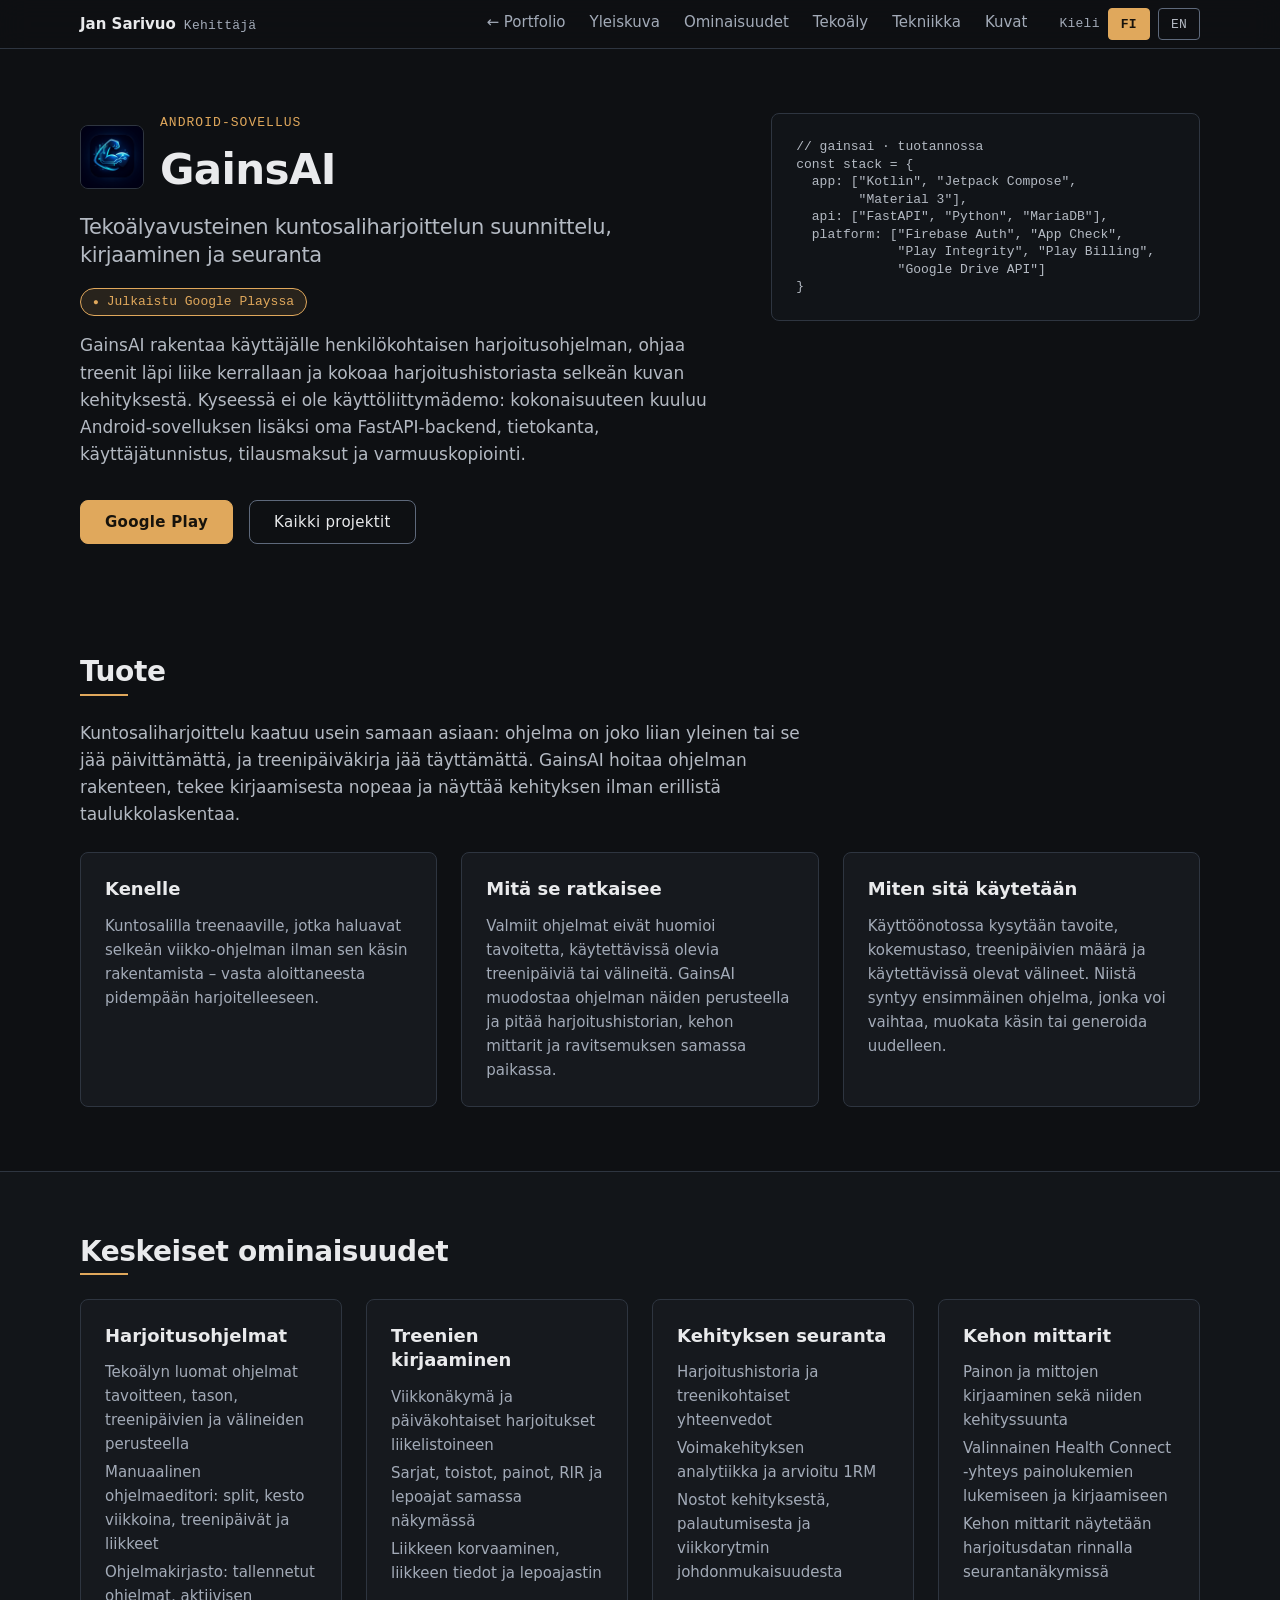
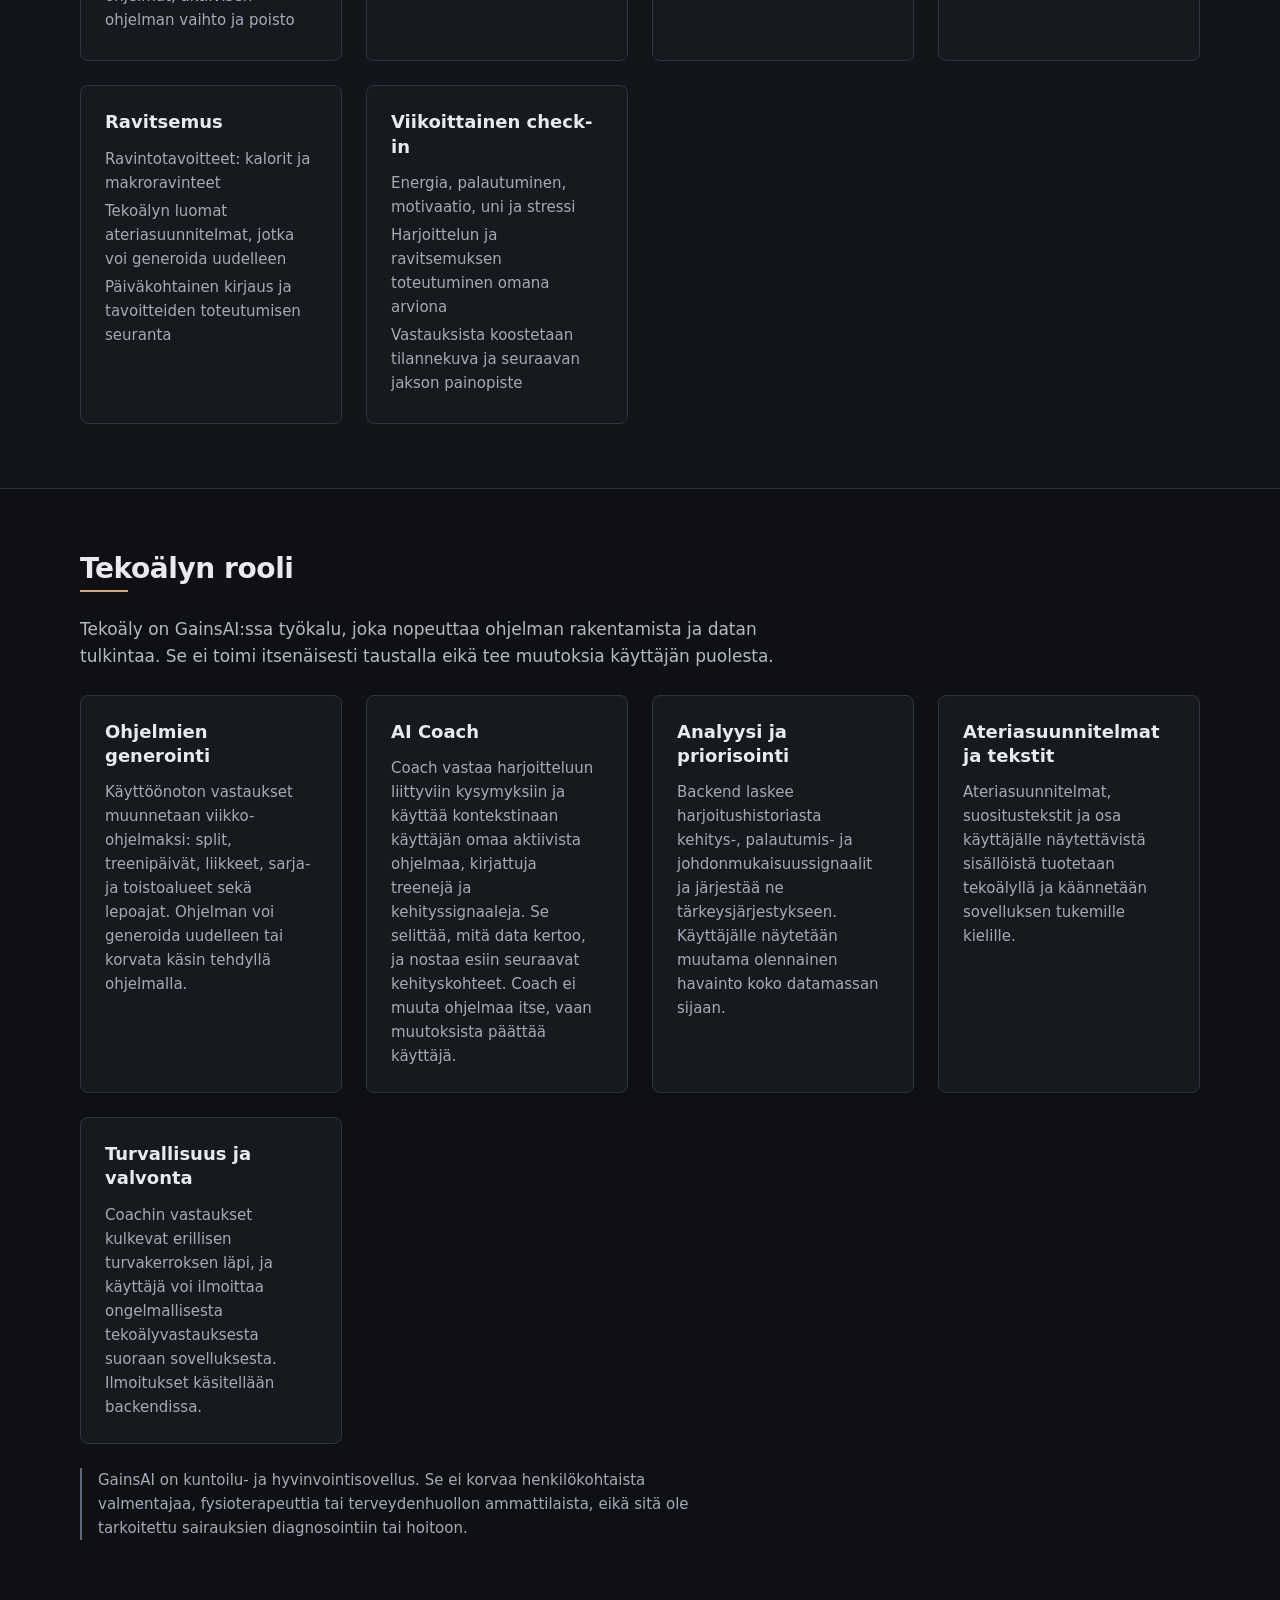
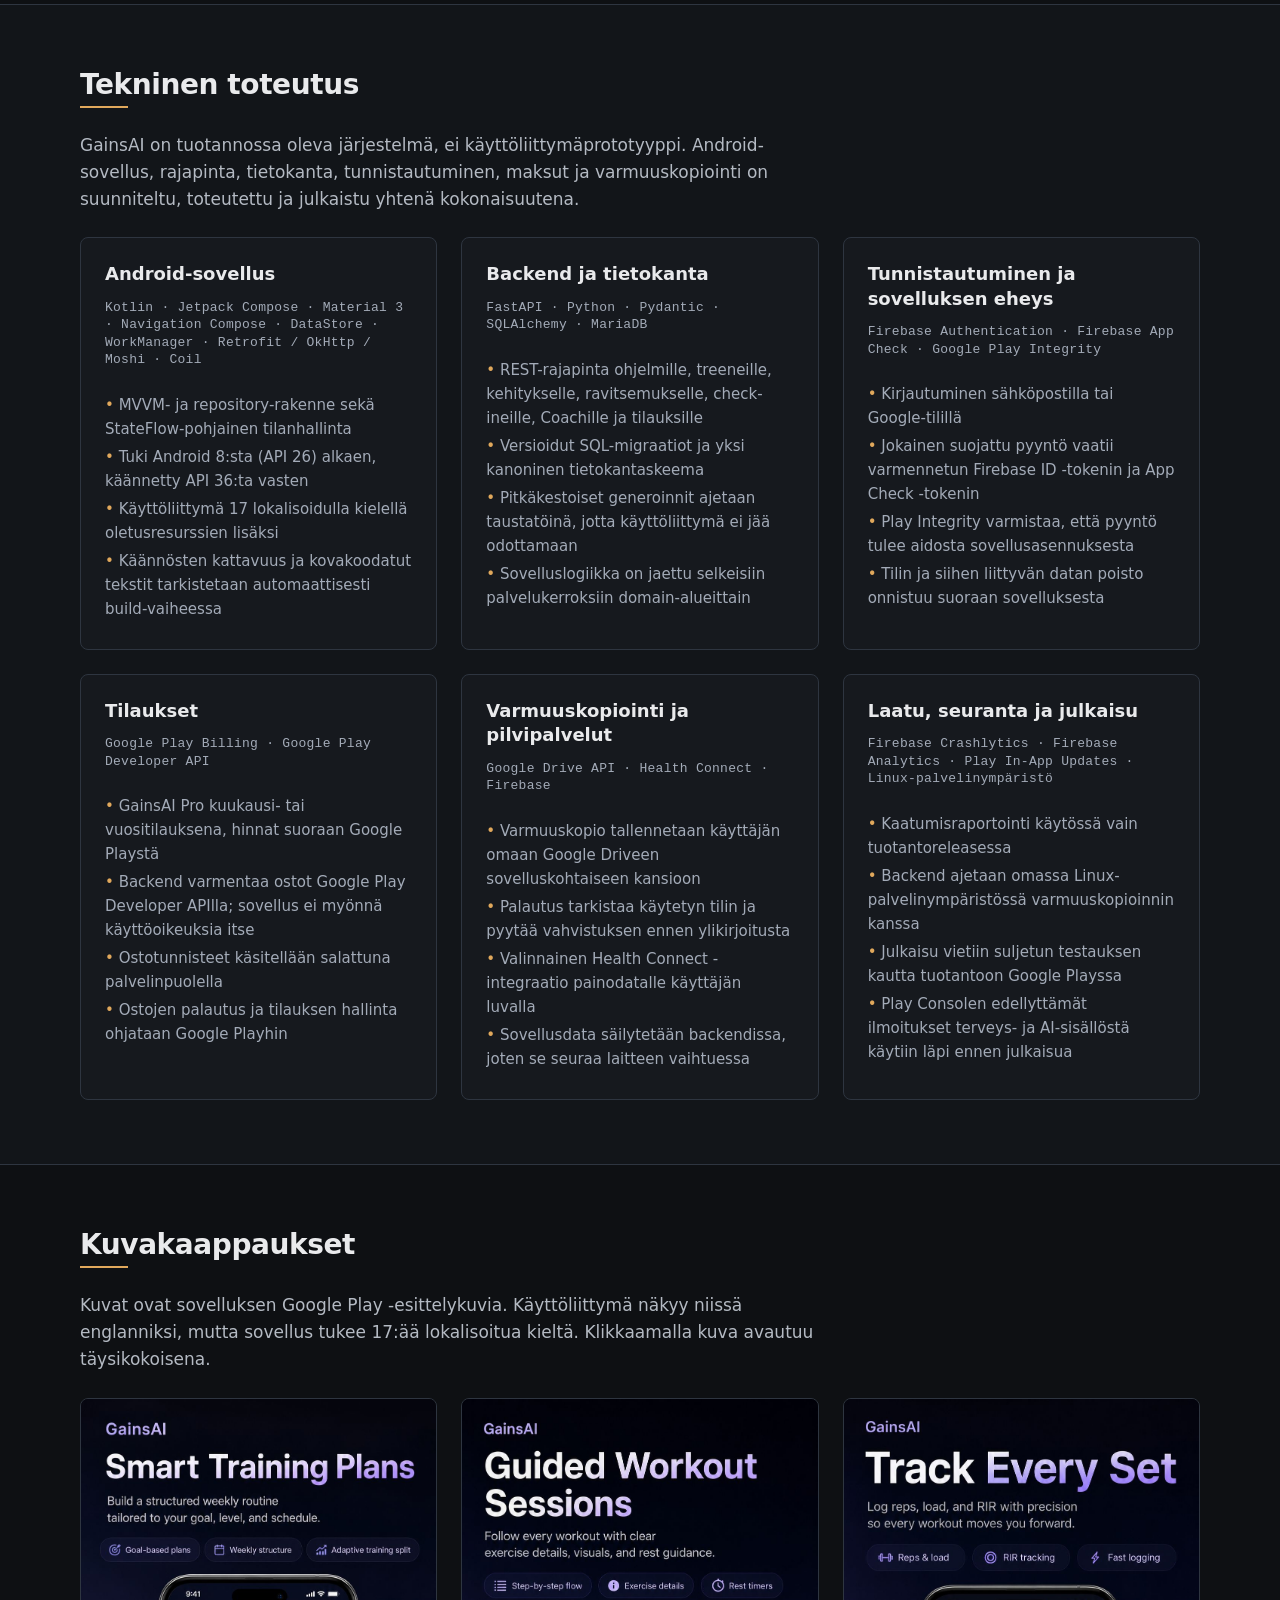
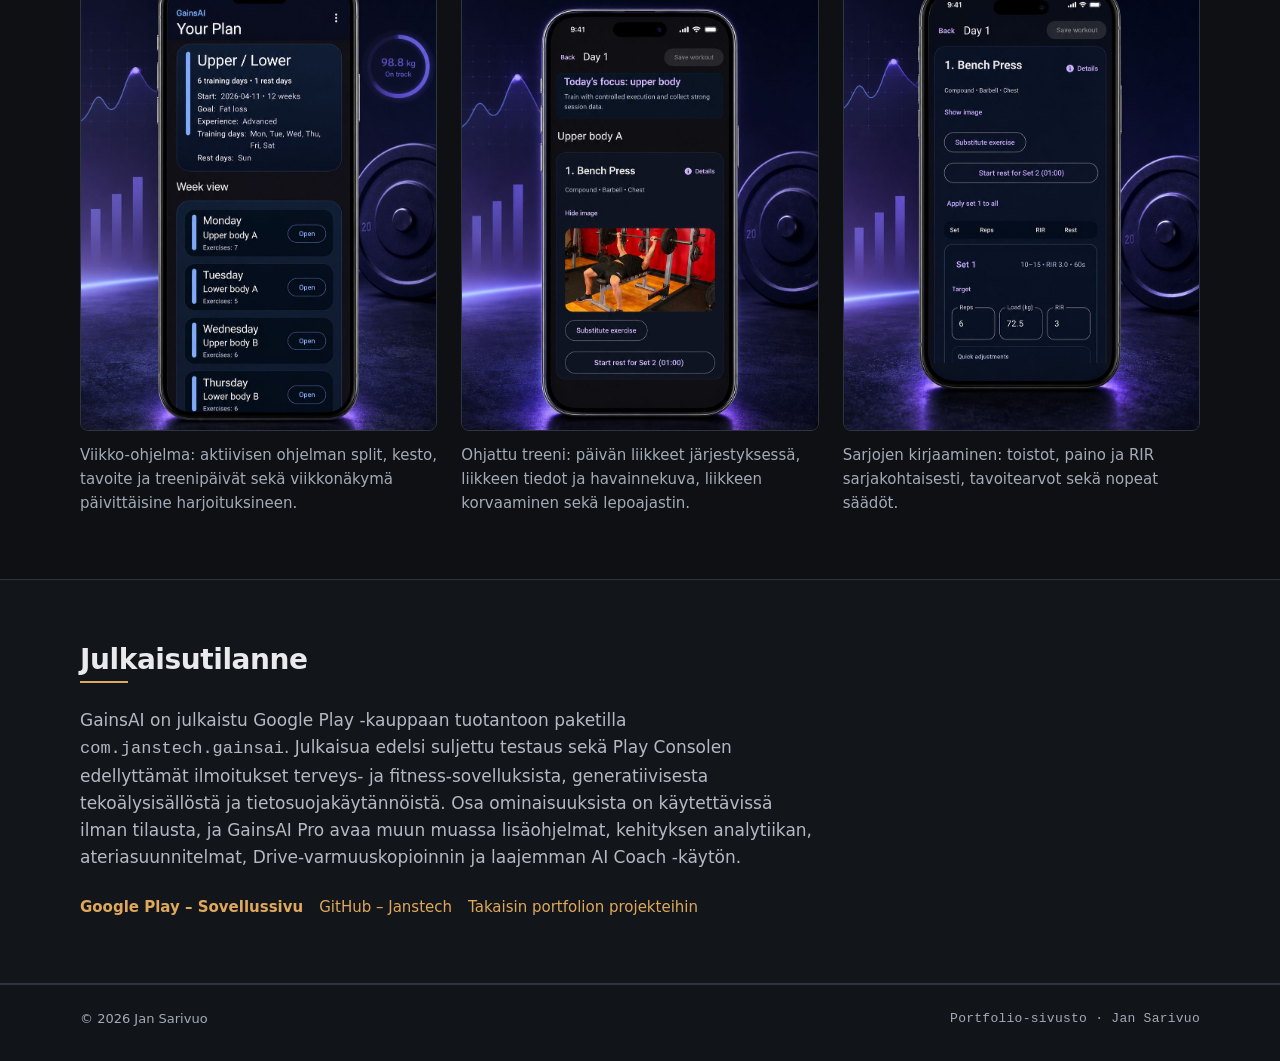
<file: gainsai/index.html>
<!DOCTYPE html>
<html lang="fi">
<head>
    <meta charset="UTF-8" />
    <title>GainsAI – Android-sovellus | Jan Sarivuo</title>
    <meta name="viewport" content="width=device-width, initial-scale=1" />

    <meta name="description" content="GainsAI on Google Playssa julkaistu Android-sovellus kuntosaliharjoitteluun: tekoälyn luomat harjoitusohjelmat, treenien kirjaaminen, kehityksen seuranta, ateriasuunnitelmat ja AI Coach. Kokonaisuuteen kuuluu Kotlin/Jetpack Compose -sovellus sekä FastAPI- ja MariaDB-backend.">
    <meta name="keywords" content="GainsAI, Android-sovellus, Kotlin, Jetpack Compose, FastAPI, MariaDB, Firebase App Check, Play Integrity, Google Play Billing, tekoäly, kuntosali, Jan Sarivuo">
    <meta name="author" content="Jan Sarivuo">
    <meta name="robots" content="index,follow" />

    <link rel="canonical" href="https://janstech.github.io/gainsai/">

    <meta property="og:title" content="GainsAI – Android-sovellus | Jan Sarivuo">
    <meta property="og:description" content="Google Playssa julkaistu tekoälyavusteinen kuntosalisovellus: Android-sovellus (Kotlin, Jetpack Compose), FastAPI-backend, MariaDB, Firebase-tunnistautuminen, Play Billing ja Google Drive -varmuuskopiointi.">
    <meta property="og:type" content="website">
    <meta property="og:url" content="https://janstech.github.io/gainsai/">
    <meta property="og:image" content="https://janstech.github.io/images/gainsai-logo.png">
    <meta property="og:locale" content="fi_FI">
    <meta property="og:locale:alternate" content="en_US">
    <meta property="og:site_name" content="Jan Sarivuo – Portfolio">

    <meta name="twitter:card" content="summary">
    <meta name="twitter:title" content="GainsAI – Android-sovellus | Jan Sarivuo">
    <meta name="twitter:description" content="Google Playssa julkaistu tekoälyavusteinen kuntosalisovellus: Android, FastAPI, MariaDB, Firebase, Play Billing.">
    <meta name="twitter:image" content="https://janstech.github.io/images/gainsai-logo.png">

    <link rel="stylesheet" href="../css/style.css" />
    <link rel="icon" type="image/png" sizes="16x16" href="../images/favicon-16x16.png">
    <link rel="icon" type="image/png" sizes="32x32" href="../images/favicon-32x32.png">
    <link rel="icon" type="image/png" sizes="48x48" href="../images/favicon-48x48.png">
    <link rel="apple-touch-icon" href="../images/apple-touch-icon.png">
    <link rel="manifest" href="../manifest.json">

</head>

<body>
<a class="skip-link" href="#main" data-i18n="skip_link">Siirry pääsisältöön</a>

<header class="site-header">
    <div class="container header-inner">
        <a class="logo" href="../index.html">
            <span class="logo-name">Jan Sarivuo</span>
            <span class="logo-role" data-i18n="logo_role">Kehittäjä</span>
        </a>
        <nav class="nav" data-i18n-aria="nav_aria" aria-label="Sovellussivun navigaatio">
            <a href="../index.html#projects" data-i18n="nav_back">&larr; Portfolio</a>
            <a href="#overview" data-i18n="nav_overview">Yleiskuva</a>
            <a href="#features" data-i18n="nav_features">Ominaisuudet</a>
            <a href="#ai" data-i18n="nav_ai">Tekoäly</a>
            <a href="#tech" data-i18n="nav_tech">Tekniikka</a>
            <a href="#screens" data-i18n="nav_screens">Kuvat</a>
        </nav>

        <div class="lang-switch">
            <span class="lang-label" data-i18n="lang_label">Kieli</span>
            <button id="btnFi" type="button">FI</button>
            <button id="btnEn" type="button">EN</button>
        </div>
    </div>
</header>

<main id="main" tabindex="-1">
    <section class="hero" id="top">
        <div class="container hero-inner">
            <div>
                <div class="app-hero-head">
                    <img class="app-hero-logo" src="../images/gainsai-logo.png"
                         data-i18n-alt="hero_logo_alt" alt="GainsAI-sovelluksen logo"
                         width="512" height="512" decoding="async" />
                    <div>
                        <p class="hero-label" data-i18n="hero_label">Android-sovellus</p>
                        <h1>GainsAI</h1>
                    </div>
                </div>

                <h2 class="hero-subtitle" data-i18n="hero_subtitle">
                    Tekoälyavusteinen kuntosaliharjoittelun suunnittelu, kirjaaminen ja seuranta
                </h2>

                <p class="status-pill" data-i18n="hero_status">Julkaistu Google Playssa</p>

                <p class="lede" data-i18n="hero_lede">
                    GainsAI rakentaa käyttäjälle henkilökohtaisen harjoitusohjelman, ohjaa treenit läpi
                    liike kerrallaan ja kokoaa harjoitushistoriasta selkeän kuvan kehityksestä.
                    Kyseessä ei ole käyttöliittymädemo: kokonaisuuteen kuuluu Android-sovelluksen lisäksi
                    oma FastAPI-backend, tietokanta, käyttäjätunnistus, tilausmaksut ja varmuuskopiointi.
                </p>

                <div class="hero-actions">
                    <a href="https://play.google.com/store/apps/details?id=com.janstech.gainsai"
                       target="_blank" rel="noopener noreferrer" class="btn-primary"
                       data-i18n="hero_cta_play">Google Play</a>
                    <a href="../index.html#projects" class="btn-ghost" data-i18n="hero_cta_back">Kaikki projektit</a>
                </div>
            </div>

            <div class="hero-ascii">
<pre><code id="stackCode">// gainsai · tuotannossa
const stack = {
  app: ["Kotlin", "Jetpack Compose",
        "Material 3"],
  api: ["FastAPI", "Python", "MariaDB"],
  platform: ["Firebase Auth", "App Check",
             "Play Integrity", "Play Billing",
             "Google Drive API"]
}</code></pre>
            </div>
        </div>
    </section>

    <section id="overview" class="section">
        <div class="container">
            <h2 class="section-title" data-i18n="overview_title">Tuote</h2>
            <p class="section-intro" data-i18n="overview_intro">
                Kuntosaliharjoittelu kaatuu usein samaan asiaan: ohjelma on joko liian yleinen tai se jää
                päivittämättä, ja treenipäiväkirja jää täyttämättä. GainsAI hoitaa ohjelman rakenteen,
                tekee kirjaamisesta nopeaa ja näyttää kehityksen ilman erillistä taulukkolaskentaa.
            </p>

            <div class="info-grid">
                <div class="card">
                    <h3 data-i18n="overview_who_title">Kenelle</h3>
                    <p data-i18n="overview_who_body">
                        Kuntosalilla treenaaville, jotka haluavat selkeän viikko-ohjelman ilman sen käsin
                        rakentamista – vasta aloittaneesta pidempään harjoitelleeseen.
                    </p>
                </div>

                <div class="card">
                    <h3 data-i18n="overview_problem_title">Mitä se ratkaisee</h3>
                    <p data-i18n="overview_problem_body">
                        Valmiit ohjelmat eivät huomioi tavoitetta, käytettävissä olevia treenipäiviä tai
                        välineitä. GainsAI muodostaa ohjelman näiden perusteella ja pitää harjoitushistorian,
                        kehon mittarit ja ravitsemuksen samassa paikassa.
                    </p>
                </div>

                <div class="card">
                    <h3 data-i18n="overview_how_title">Miten sitä käytetään</h3>
                    <p data-i18n="overview_how_body">
                        Käyttöönotossa kysytään tavoite, kokemustaso, treenipäivien määrä ja käytettävissä
                        olevat välineet. Niistä syntyy ensimmäinen ohjelma, jonka voi vaihtaa, muokata käsin
                        tai generoida uudelleen.
                    </p>
                </div>
            </div>
        </div>
    </section>

    <section id="features" class="section section-alt">
        <div class="container">
            <h2 class="section-title" data-i18n="features_title">Keskeiset ominaisuudet</h2>

            <div class="skills-grid">
                <div class="card">
                    <h3 data-i18n="feat_programs_title">Harjoitusohjelmat</h3>
                    <ul>
                        <li data-i18n="feat_programs_1">Tekoälyn luomat ohjelmat tavoitteen, tason, treenipäivien ja välineiden perusteella</li>
                        <li data-i18n="feat_programs_2">Manuaalinen ohjelmaeditori: split, kesto viikkoina, treenipäivät ja liikkeet</li>
                        <li data-i18n="feat_programs_3">Ohjelmakirjasto: tallennetut ohjelmat, aktiivisen ohjelman vaihto ja poisto</li>
                    </ul>
                </div>

                <div class="card">
                    <h3 data-i18n="feat_log_title">Treenien kirjaaminen</h3>
                    <ul>
                        <li data-i18n="feat_log_1">Viikkonäkymä ja päiväkohtaiset harjoitukset liikelistoineen</li>
                        <li data-i18n="feat_log_2">Sarjat, toistot, painot, RIR ja lepoajat samassa näkymässä</li>
                        <li data-i18n="feat_log_3">Liikkeen korvaaminen, liikkeen tiedot ja lepoajastin</li>
                    </ul>
                </div>

                <div class="card">
                    <h3 data-i18n="feat_progress_title">Kehityksen seuranta</h3>
                    <ul>
                        <li data-i18n="feat_progress_1">Harjoitushistoria ja treenikohtaiset yhteenvedot</li>
                        <li data-i18n="feat_progress_2">Voimakehityksen analytiikka ja arvioitu 1RM</li>
                        <li data-i18n="feat_progress_3">Nostot kehityksestä, palautumisesta ja viikkorytmin johdonmukaisuudesta</li>
                    </ul>
                </div>

                <div class="card">
                    <h3 data-i18n="feat_body_title">Kehon mittarit</h3>
                    <ul>
                        <li data-i18n="feat_body_1">Painon ja mittojen kirjaaminen sekä niiden kehityssuunta</li>
                        <li data-i18n="feat_body_2">Valinnainen Health Connect -yhteys painolukemien lukemiseen ja kirjaamiseen</li>
                        <li data-i18n="feat_body_3">Kehon mittarit näytetään harjoitusdatan rinnalla seurantanäkymissä</li>
                    </ul>
                </div>

                <div class="card">
                    <h3 data-i18n="feat_nutrition_title">Ravitsemus</h3>
                    <ul>
                        <li data-i18n="feat_nutrition_1">Ravintotavoitteet: kalorit ja makroravinteet</li>
                        <li data-i18n="feat_nutrition_2">Tekoälyn luomat ateriasuunnitelmat, jotka voi generoida uudelleen</li>
                        <li data-i18n="feat_nutrition_3">Päiväkohtainen kirjaus ja tavoitteiden toteutumisen seuranta</li>
                    </ul>
                </div>

                <div class="card">
                    <h3 data-i18n="feat_checkin_title">Viikoittainen check-in</h3>
                    <ul>
                        <li data-i18n="feat_checkin_1">Energia, palautuminen, motivaatio, uni ja stressi</li>
                        <li data-i18n="feat_checkin_2">Harjoittelun ja ravitsemuksen toteutuminen omana arviona</li>
                        <li data-i18n="feat_checkin_3">Vastauksista koostetaan tilannekuva ja seuraavan jakson painopiste</li>
                    </ul>
                </div>
            </div>
        </div>
    </section>

    <section id="ai" class="section">
        <div class="container">
            <h2 class="section-title" data-i18n="ai_title">Tekoälyn rooli</h2>
            <p class="section-intro" data-i18n="ai_intro">
                Tekoäly on GainsAI:ssa työkalu, joka nopeuttaa ohjelman rakentamista ja datan tulkintaa.
                Se ei toimi itsenäisesti taustalla eikä tee muutoksia käyttäjän puolesta.
            </p>

            <div class="info-grid">
                <div class="card">
                    <h3 data-i18n="ai_gen_title">Ohjelmien generointi</h3>
                    <p data-i18n="ai_gen_body">
                        Käyttöönoton vastaukset muunnetaan viikko-ohjelmaksi: split, treenipäivät, liikkeet,
                        sarja- ja toistoalueet sekä lepoajat. Ohjelman voi generoida uudelleen tai korvata
                        käsin tehdyllä ohjelmalla.
                    </p>
                </div>

                <div class="card">
                    <h3 data-i18n="ai_coach_title">AI Coach</h3>
                    <p data-i18n="ai_coach_body">
                        Coach vastaa harjoitteluun liittyviin kysymyksiin ja käyttää kontekstinaan käyttäjän
                        omaa aktiivista ohjelmaa, kirjattuja treenejä ja kehityssignaaleja. Se selittää, mitä
                        data kertoo, ja nostaa esiin seuraavat kehityskohteet. Coach ei muuta ohjelmaa itse,
                        vaan muutoksista päättää käyttäjä.
                    </p>
                </div>

                <div class="card">
                    <h3 data-i18n="ai_analysis_title">Analyysi ja priorisointi</h3>
                    <p data-i18n="ai_analysis_body">
                        Backend laskee harjoitushistoriasta kehitys-, palautumis- ja johdonmukaisuussignaalit
                        ja järjestää ne tärkeysjärjestykseen. Käyttäjälle näytetään muutama olennainen havainto
                        koko datamassan sijaan.
                    </p>
                </div>

                <div class="card">
                    <h3 data-i18n="ai_content_title">Ateriasuunnitelmat ja tekstit</h3>
                    <p data-i18n="ai_content_body">
                        Ateriasuunnitelmat, suositustekstit ja osa käyttäjälle näytettävistä sisällöistä
                        tuotetaan tekoälyllä ja käännetään sovelluksen tukemille kielille.
                    </p>
                </div>

                <div class="card">
                    <h3 data-i18n="ai_safety_title">Turvallisuus ja valvonta</h3>
                    <p data-i18n="ai_safety_body">
                        Coachin vastaukset kulkevat erillisen turvakerroksen läpi, ja käyttäjä voi ilmoittaa
                        ongelmallisesta tekoälyvastauksesta suoraan sovelluksesta. Ilmoitukset käsitellään
                        backendissa.
                    </p>
                </div>
            </div>

            <p class="disclaimer" data-i18n="ai_disclaimer">
                GainsAI on kuntoilu- ja hyvinvointisovellus. Se ei korvaa henkilökohtaista valmentajaa,
                fysioterapeuttia tai terveydenhuollon ammattilaista, eikä sitä ole tarkoitettu sairauksien
                diagnosointiin tai hoitoon.
            </p>
        </div>
    </section>

    <section id="tech" class="section section-alt">
        <div class="container">
            <h2 class="section-title" data-i18n="tech_title">Tekninen toteutus</h2>
            <p class="section-intro" data-i18n="tech_intro">
                GainsAI on tuotannossa oleva järjestelmä, ei käyttöliittymäprototyyppi. Android-sovellus,
                rajapinta, tietokanta, tunnistautuminen, maksut ja varmuuskopiointi on suunniteltu,
                toteutettu ja julkaistu yhtenä kokonaisuutena.
            </p>

            <div class="project-grid">
                <article class="card project-card">
                    <h3 data-i18n="tech_android_title">Android-sovellus</h3>
                    <p class="project-meta" data-i18n="tech_android_meta">
                        Kotlin · Jetpack Compose · Material 3 · Navigation Compose · DataStore · WorkManager · Retrofit / OkHttp / Moshi · Coil
                    </p>
                    <ul class="project-points">
                        <li data-i18n="tech_android_1">MVVM- ja repository-rakenne sekä StateFlow-pohjainen tilanhallinta</li>
                        <li data-i18n="tech_android_2">Tuki Android 8:sta (API 26) alkaen, käännetty API 36:ta vasten</li>
                        <li data-i18n="tech_android_3">Käyttöliittymä 17 lokalisoidulla kielellä oletusresurssien lisäksi</li>
                        <li data-i18n="tech_android_4">Käännösten kattavuus ja kovakoodatut tekstit tarkistetaan automaattisesti build-vaiheessa</li>
                    </ul>
                </article>

                <article class="card project-card">
                    <h3 data-i18n="tech_backend_title">Backend ja tietokanta</h3>
                    <p class="project-meta" data-i18n="tech_backend_meta">
                        FastAPI · Python · Pydantic · SQLAlchemy · MariaDB
                    </p>
                    <ul class="project-points">
                        <li data-i18n="tech_backend_1">REST-rajapinta ohjelmille, treeneille, kehitykselle, ravitsemukselle, check-ineille, Coachille ja tilauksille</li>
                        <li data-i18n="tech_backend_2">Versioidut SQL-migraatiot ja yksi kanoninen tietokantaskeema</li>
                        <li data-i18n="tech_backend_3">Pitkäkestoiset generoinnit ajetaan taustatöinä, jotta käyttöliittymä ei jää odottamaan</li>
                        <li data-i18n="tech_backend_4">Sovelluslogiikka on jaettu selkeisiin palvelukerroksiin domain-alueittain</li>
                    </ul>
                </article>

                <article class="card project-card">
                    <h3 data-i18n="tech_auth_title">Tunnistautuminen ja sovelluksen eheys</h3>
                    <p class="project-meta" data-i18n="tech_auth_meta">
                        Firebase Authentication · Firebase App Check · Google Play Integrity
                    </p>
                    <ul class="project-points">
                        <li data-i18n="tech_auth_1">Kirjautuminen sähköpostilla tai Google-tilillä</li>
                        <li data-i18n="tech_auth_2">Jokainen suojattu pyyntö vaatii varmennetun Firebase ID -tokenin ja App Check -tokenin</li>
                        <li data-i18n="tech_auth_3">Play Integrity varmistaa, että pyyntö tulee aidosta sovellusasennuksesta</li>
                        <li data-i18n="tech_auth_4">Tilin ja siihen liittyvän datan poisto onnistuu suoraan sovelluksesta</li>
                    </ul>
                </article>

                <article class="card project-card">
                    <h3 data-i18n="tech_billing_title">Tilaukset</h3>
                    <p class="project-meta" data-i18n="tech_billing_meta">
                        Google Play Billing · Google Play Developer API
                    </p>
                    <ul class="project-points">
                        <li data-i18n="tech_billing_1">GainsAI Pro kuukausi- tai vuositilauksena, hinnat suoraan Google Playstä</li>
                        <li data-i18n="tech_billing_2">Backend varmentaa ostot Google Play Developer APIlla; sovellus ei myönnä käyttöoikeuksia itse</li>
                        <li data-i18n="tech_billing_3">Ostotunnisteet käsitellään salattuna palvelinpuolella</li>
                        <li data-i18n="tech_billing_4">Ostojen palautus ja tilauksen hallinta ohjataan Google Playhin</li>
                    </ul>
                </article>

                <article class="card project-card">
                    <h3 data-i18n="tech_backup_title">Varmuuskopiointi ja pilvipalvelut</h3>
                    <p class="project-meta" data-i18n="tech_backup_meta">
                        Google Drive API · Health Connect · Firebase
                    </p>
                    <ul class="project-points">
                        <li data-i18n="tech_backup_1">Varmuuskopio tallennetaan käyttäjän omaan Google Driveen sovelluskohtaiseen kansioon</li>
                        <li data-i18n="tech_backup_2">Palautus tarkistaa käytetyn tilin ja pyytää vahvistuksen ennen ylikirjoitusta</li>
                        <li data-i18n="tech_backup_3">Valinnainen Health Connect -integraatio painodatalle käyttäjän luvalla</li>
                        <li data-i18n="tech_backup_4">Sovellusdata säilytetään backendissa, joten se seuraa laitteen vaihtuessa</li>
                    </ul>
                </article>

                <article class="card project-card">
                    <h3 data-i18n="tech_ops_title">Laatu, seuranta ja julkaisu</h3>
                    <p class="project-meta" data-i18n="tech_ops_meta">
                        Firebase Crashlytics · Firebase Analytics · Play In-App Updates · Linux-palvelinympäristö
                    </p>
                    <ul class="project-points">
                        <li data-i18n="tech_ops_1">Kaatumisraportointi käytössä vain tuotantoreleasessa</li>
                        <li data-i18n="tech_ops_2">Backend ajetaan omassa Linux-palvelinympäristössä varmuuskopioinnin kanssa</li>
                        <li data-i18n="tech_ops_3">Julkaisu vietiin suljetun testauksen kautta tuotantoon Google Playssa</li>
                        <li data-i18n="tech_ops_4">Play Consolen edellyttämät ilmoitukset terveys- ja AI-sisällöstä käytiin läpi ennen julkaisua</li>
                    </ul>
                </article>
            </div>
        </div>
    </section>

    <section id="screens" class="section">
        <div class="container">
            <h2 class="section-title" data-i18n="screens_title">Kuvakaappaukset</h2>
            <p class="section-intro" data-i18n="screens_note">
                Kuvat ovat sovelluksen Google Play -esittelykuvia. Käyttöliittymä näkyy niissä englanniksi,
                mutta sovellus tukee 17:ää lokalisoitua kieltä. Klikkaamalla kuva avautuu täysikokoisena.
            </p>

            <div class="shot-grid">
                <figure class="shot">
                    <a href="../images/ga_1.jpeg" target="_blank" rel="noopener noreferrer">
                        <img src="../images/ga_1.jpeg" width="941" height="1672"
                             loading="lazy" decoding="async"
                             data-i18n-alt="shot_1_alt"
                             alt="GainsAI-sovelluksen ohjelmanäkymä, jossa näkyvät Upper/Lower-split, ohjelman kesto ja viikon harjoituspäivät." />
                    </a>
                    <figcaption data-i18n="shot_1_caption">
                        Viikko-ohjelma: aktiivisen ohjelman split, kesto, tavoite ja treenipäivät sekä
                        viikkonäkymä päivittäisine harjoituksineen.
                    </figcaption>
                </figure>

                <figure class="shot">
                    <a href="../images/ga_2.jpeg" target="_blank" rel="noopener noreferrer">
                        <img src="../images/ga_2.jpeg" width="941" height="1672"
                             loading="lazy" decoding="async"
                             data-i18n-alt="shot_2_alt"
                             alt="GainsAI-sovelluksen treeninäkymä, jossa näkyvät penkkipunnerrus, liikkeen tiedot, havainnekuva ja lepoajastin." />
                    </a>
                    <figcaption data-i18n="shot_2_caption">
                        Ohjattu treeni: päivän liikkeet järjestyksessä, liikkeen tiedot ja havainnekuva,
                        liikkeen korvaaminen sekä lepoajastin.
                    </figcaption>
                </figure>

                <figure class="shot">
                    <a href="../images/ga_3.jpeg" target="_blank" rel="noopener noreferrer">
                        <img src="../images/ga_3.jpeg" width="941" height="1672"
                             loading="lazy" decoding="async"
                             data-i18n-alt="shot_3_alt"
                             alt="GainsAI-sovelluksen kirjausnäkymä, jossa syötetään sarjan toistot, paino kilogrammoina ja RIR-arvo." />
                    </a>
                    <figcaption data-i18n="shot_3_caption">
                        Sarjojen kirjaaminen: toistot, paino ja RIR sarjakohtaisesti, tavoitearvot sekä
                        nopeat säädöt.
                    </figcaption>
                </figure>
            </div>
        </div>
    </section>

    <section id="status" class="section section-alt">
        <div class="container">
            <h2 class="section-title" data-i18n="status_title">Julkaisutilanne</h2>
            <p class="section-intro" data-i18n="status_body">
                GainsAI on julkaistu Google Play -kauppaan tuotantoon paketilla
                <code>com.janstech.gainsai</code>. Julkaisua edelsi suljettu testaus sekä Play Consolen
                edellyttämät ilmoitukset terveys- ja fitness-sovelluksista, generatiivisesta
                tekoälysisällöstä ja tietosuojakäytännöistä. Osa ominaisuuksista on käytettävissä ilman
                tilausta, ja GainsAI Pro avaa muun muassa lisäohjelmat, kehityksen analytiikan,
                ateriasuunnitelmat, Drive-varmuuskopioinnin ja laajemman AI Coach -käytön.
            </p>

            <div class="project-links" style="padding-top:0;">
                <a href="https://play.google.com/store/apps/details?id=com.janstech.gainsai"
                   class="link-primary" target="_blank" rel="noopener noreferrer"
                   data-i18n="status_link_play">Google Play – Sovellussivu</a>
                <a href="https://github.com/janstech" target="_blank" rel="noopener noreferrer"
                   data-i18n="status_link_git">GitHub – Janstech</a>
                <a href="../index.html#projects" data-i18n="status_link_portfolio">Takaisin portfolion projekteihin</a>
            </div>
        </div>
    </section>
</main>

<footer class="site-footer">
    <div class="container footer-inner">
        <span>&copy; <span id="year"></span> Jan Sarivuo</span>
        <span class="footer-note" data-i18n="footer_note">Portfolio-sivusto · Jan Sarivuo</span>
    </div>
</footer>

<script data-goatcounter="https://janstech.goatcounter.com/count"
        async src="//gc.zgo.at/count.js"></script>

<script>
    document.getElementById("year").textContent = new Date().getFullYear();
</script>

<script>
const dict = {
    fi: {
        page_title: "GainsAI – Android-sovellus | Jan Sarivuo",
        skip_link: "Siirry pääsisältöön",
        logo_role: "Kehittäjä",
        nav_aria: "Sovellussivun navigaatio",
        nav_back: "&larr; Portfolio",
        nav_overview: "Yleiskuva",
        nav_features: "Ominaisuudet",
        nav_ai: "Tekoäly",
        nav_tech: "Tekniikka",
        nav_screens: "Kuvat",
        lang_label: "Kieli",

        hero_label: "Android-sovellus",
        hero_logo_alt: "GainsAI-sovelluksen logo",
        hero_subtitle: "Tekoälyavusteinen kuntosaliharjoittelun suunnittelu, kirjaaminen ja seuranta",
        hero_status: "Julkaistu Google Playssa",
        hero_lede: "GainsAI rakentaa käyttäjälle henkilökohtaisen harjoitusohjelman, ohjaa treenit läpi liike kerrallaan ja kokoaa harjoitushistoriasta selkeän kuvan kehityksestä. Kyseessä ei ole käyttöliittymädemo: kokonaisuuteen kuuluu Android-sovelluksen lisäksi oma FastAPI-backend, tietokanta, käyttäjätunnistus, tilausmaksut ja varmuuskopiointi.",
        hero_cta_play: "Google Play",
        hero_cta_back: "Kaikki projektit",

        overview_title: "Tuote",
        overview_intro: "Kuntosaliharjoittelu kaatuu usein samaan asiaan: ohjelma on joko liian yleinen tai se jää päivittämättä, ja treenipäiväkirja jää täyttämättä. GainsAI hoitaa ohjelman rakenteen, tekee kirjaamisesta nopeaa ja näyttää kehityksen ilman erillistä taulukkolaskentaa.",
        overview_who_title: "Kenelle",
        overview_who_body: "Kuntosalilla treenaaville, jotka haluavat selkeän viikko-ohjelman ilman sen käsin rakentamista – vasta aloittaneesta pidempään harjoitelleeseen.",
        overview_problem_title: "Mitä se ratkaisee",
        overview_problem_body: "Valmiit ohjelmat eivät huomioi tavoitetta, käytettävissä olevia treenipäiviä tai välineitä. GainsAI muodostaa ohjelman näiden perusteella ja pitää harjoitushistorian, kehon mittarit ja ravitsemuksen samassa paikassa.",
        overview_how_title: "Miten sitä käytetään",
        overview_how_body: "Käyttöönotossa kysytään tavoite, kokemustaso, treenipäivien määrä ja käytettävissä olevat välineet. Niistä syntyy ensimmäinen ohjelma, jonka voi vaihtaa, muokata käsin tai generoida uudelleen.",

        features_title: "Keskeiset ominaisuudet",
        feat_programs_title: "Harjoitusohjelmat",
        feat_programs_1: "Tekoälyn luomat ohjelmat tavoitteen, tason, treenipäivien ja välineiden perusteella",
        feat_programs_2: "Manuaalinen ohjelmaeditori: split, kesto viikkoina, treenipäivät ja liikkeet",
        feat_programs_3: "Ohjelmakirjasto: tallennetut ohjelmat, aktiivisen ohjelman vaihto ja poisto",

        feat_log_title: "Treenien kirjaaminen",
        feat_log_1: "Viikkonäkymä ja päiväkohtaiset harjoitukset liikelistoineen",
        feat_log_2: "Sarjat, toistot, painot, RIR ja lepoajat samassa näkymässä",
        feat_log_3: "Liikkeen korvaaminen, liikkeen tiedot ja lepoajastin",

        feat_progress_title: "Kehityksen seuranta",
        feat_progress_1: "Harjoitushistoria ja treenikohtaiset yhteenvedot",
        feat_progress_2: "Voimakehityksen analytiikka ja arvioitu 1RM",
        feat_progress_3: "Nostot kehityksestä, palautumisesta ja viikkorytmin johdonmukaisuudesta",

        feat_body_title: "Kehon mittarit",
        feat_body_1: "Painon ja mittojen kirjaaminen sekä niiden kehityssuunta",
        feat_body_2: "Valinnainen Health Connect -yhteys painolukemien lukemiseen ja kirjaamiseen",
        feat_body_3: "Kehon mittarit näytetään harjoitusdatan rinnalla seurantanäkymissä",

        feat_nutrition_title: "Ravitsemus",
        feat_nutrition_1: "Ravintotavoitteet: kalorit ja makroravinteet",
        feat_nutrition_2: "Tekoälyn luomat ateriasuunnitelmat, jotka voi generoida uudelleen",
        feat_nutrition_3: "Päiväkohtainen kirjaus ja tavoitteiden toteutumisen seuranta",

        feat_checkin_title: "Viikoittainen check-in",
        feat_checkin_1: "Energia, palautuminen, motivaatio, uni ja stressi",
        feat_checkin_2: "Harjoittelun ja ravitsemuksen toteutuminen omana arviona",
        feat_checkin_3: "Vastauksista koostetaan tilannekuva ja seuraavan jakson painopiste",

        ai_title: "Tekoälyn rooli",
        ai_intro: "Tekoäly on GainsAI:ssa työkalu, joka nopeuttaa ohjelman rakentamista ja datan tulkintaa. Se ei toimi itsenäisesti taustalla eikä tee muutoksia käyttäjän puolesta.",
        ai_gen_title: "Ohjelmien generointi",
        ai_gen_body: "Käyttöönoton vastaukset muunnetaan viikko-ohjelmaksi: split, treenipäivät, liikkeet, sarja- ja toistoalueet sekä lepoajat. Ohjelman voi generoida uudelleen tai korvata käsin tehdyllä ohjelmalla.",
        ai_coach_title: "AI Coach",
        ai_coach_body: "Coach vastaa harjoitteluun liittyviin kysymyksiin ja käyttää kontekstinaan käyttäjän omaa aktiivista ohjelmaa, kirjattuja treenejä ja kehityssignaaleja. Se selittää, mitä data kertoo, ja nostaa esiin seuraavat kehityskohteet. Coach ei muuta ohjelmaa itse, vaan muutoksista päättää käyttäjä.",
        ai_analysis_title: "Analyysi ja priorisointi",
        ai_analysis_body: "Backend laskee harjoitushistoriasta kehitys-, palautumis- ja johdonmukaisuussignaalit ja järjestää ne tärkeysjärjestykseen. Käyttäjälle näytetään muutama olennainen havainto koko datamassan sijaan.",
        ai_content_title: "Ateriasuunnitelmat ja tekstit",
        ai_content_body: "Ateriasuunnitelmat, suositustekstit ja osa käyttäjälle näytettävistä sisällöistä tuotetaan tekoälyllä ja käännetään sovelluksen tukemille kielille.",
        ai_safety_title: "Turvallisuus ja valvonta",
        ai_safety_body: "Coachin vastaukset kulkevat erillisen turvakerroksen läpi, ja käyttäjä voi ilmoittaa ongelmallisesta tekoälyvastauksesta suoraan sovelluksesta. Ilmoitukset käsitellään backendissa.",
        ai_disclaimer: "GainsAI on kuntoilu- ja hyvinvointisovellus. Se ei korvaa henkilökohtaista valmentajaa, fysioterapeuttia tai terveydenhuollon ammattilaista, eikä sitä ole tarkoitettu sairauksien diagnosointiin tai hoitoon.",

        tech_title: "Tekninen toteutus",
        tech_intro: "GainsAI on tuotannossa oleva järjestelmä, ei käyttöliittymäprototyyppi. Android-sovellus, rajapinta, tietokanta, tunnistautuminen, maksut ja varmuuskopiointi on suunniteltu, toteutettu ja julkaistu yhtenä kokonaisuutena.",

        tech_android_title: "Android-sovellus",
        tech_android_meta: "Kotlin · Jetpack Compose · Material 3 · Navigation Compose · DataStore · WorkManager · Retrofit / OkHttp / Moshi · Coil",
        tech_android_1: "MVVM- ja repository-rakenne sekä StateFlow-pohjainen tilanhallinta",
        tech_android_2: "Tuki Android 8:sta (API 26) alkaen, käännetty API 36:ta vasten",
        tech_android_3: "Käyttöliittymä 17 lokalisoidulla kielellä oletusresurssien lisäksi",
        tech_android_4: "Käännösten kattavuus ja kovakoodatut tekstit tarkistetaan automaattisesti build-vaiheessa",

        tech_backend_title: "Backend ja tietokanta",
        tech_backend_meta: "FastAPI · Python · Pydantic · SQLAlchemy · MariaDB",
        tech_backend_1: "REST-rajapinta ohjelmille, treeneille, kehitykselle, ravitsemukselle, check-ineille, Coachille ja tilauksille",
        tech_backend_2: "Versioidut SQL-migraatiot ja yksi kanoninen tietokantaskeema",
        tech_backend_3: "Pitkäkestoiset generoinnit ajetaan taustatöinä, jotta käyttöliittymä ei jää odottamaan",
        tech_backend_4: "Sovelluslogiikka on jaettu selkeisiin palvelukerroksiin domain-alueittain",

        tech_auth_title: "Tunnistautuminen ja sovelluksen eheys",
        tech_auth_meta: "Firebase Authentication · Firebase App Check · Google Play Integrity",
        tech_auth_1: "Kirjautuminen sähköpostilla tai Google-tilillä",
        tech_auth_2: "Jokainen suojattu pyyntö vaatii varmennetun Firebase ID -tokenin ja App Check -tokenin",
        tech_auth_3: "Play Integrity varmistaa, että pyyntö tulee aidosta sovellusasennuksesta",
        tech_auth_4: "Tilin ja siihen liittyvän datan poisto onnistuu suoraan sovelluksesta",

        tech_billing_title: "Tilaukset",
        tech_billing_meta: "Google Play Billing · Google Play Developer API",
        tech_billing_1: "GainsAI Pro kuukausi- tai vuositilauksena, hinnat suoraan Google Playstä",
        tech_billing_2: "Backend varmentaa ostot Google Play Developer APIlla; sovellus ei myönnä käyttöoikeuksia itse",
        tech_billing_3: "Ostotunnisteet käsitellään salattuna palvelinpuolella",
        tech_billing_4: "Ostojen palautus ja tilauksen hallinta ohjataan Google Playhin",

        tech_backup_title: "Varmuuskopiointi ja pilvipalvelut",
        tech_backup_meta: "Google Drive API · Health Connect · Firebase",
        tech_backup_1: "Varmuuskopio tallennetaan käyttäjän omaan Google Driveen sovelluskohtaiseen kansioon",
        tech_backup_2: "Palautus tarkistaa käytetyn tilin ja pyytää vahvistuksen ennen ylikirjoitusta",
        tech_backup_3: "Valinnainen Health Connect -integraatio painodatalle käyttäjän luvalla",
        tech_backup_4: "Sovellusdata säilytetään backendissa, joten se seuraa laitteen vaihtuessa",

        tech_ops_title: "Laatu, seuranta ja julkaisu",
        tech_ops_meta: "Firebase Crashlytics · Firebase Analytics · Play In-App Updates · Linux-palvelinympäristö",
        tech_ops_1: "Kaatumisraportointi käytössä vain tuotantoreleasessa",
        tech_ops_2: "Backend ajetaan omassa Linux-palvelinympäristössä varmuuskopioinnin kanssa",
        tech_ops_3: "Julkaisu vietiin suljetun testauksen kautta tuotantoon Google Playssa",
        tech_ops_4: "Play Consolen edellyttämät ilmoitukset terveys- ja AI-sisällöstä käytiin läpi ennen julkaisua",

        screens_title: "Kuvakaappaukset",
        screens_note: "Kuvat ovat sovelluksen Google Play -esittelykuvia. Käyttöliittymä näkyy niissä englanniksi, mutta sovellus tukee 17:ää lokalisoitua kieltä. Klikkaamalla kuva avautuu täysikokoisena.",
        shot_1_alt: "GainsAI-sovelluksen ohjelmanäkymä, jossa näkyvät Upper/Lower-split, ohjelman kesto ja viikon harjoituspäivät.",
        shot_1_caption: "Viikko-ohjelma: aktiivisen ohjelman split, kesto, tavoite ja treenipäivät sekä viikkonäkymä päivittäisine harjoituksineen.",
        shot_2_alt: "GainsAI-sovelluksen treeninäkymä, jossa näkyvät penkkipunnerrus, liikkeen tiedot, havainnekuva ja lepoajastin.",
        shot_2_caption: "Ohjattu treeni: päivän liikkeet järjestyksessä, liikkeen tiedot ja havainnekuva, liikkeen korvaaminen sekä lepoajastin.",
        shot_3_alt: "GainsAI-sovelluksen kirjausnäkymä, jossa syötetään sarjan toistot, paino kilogrammoina ja RIR-arvo.",
        shot_3_caption: "Sarjojen kirjaaminen: toistot, paino ja RIR sarjakohtaisesti, tavoitearvot sekä nopeat säädöt.",

        status_title: "Julkaisutilanne",
        status_body: "GainsAI on julkaistu Google Play -kauppaan tuotantoon paketilla <code>com.janstech.gainsai</code>. Julkaisua edelsi suljettu testaus sekä Play Consolen edellyttämät ilmoitukset terveys- ja fitness-sovelluksista, generatiivisesta tekoälysisällöstä ja tietosuojakäytännöistä. Osa ominaisuuksista on käytettävissä ilman tilausta, ja GainsAI Pro avaa muun muassa lisäohjelmat, kehityksen analytiikan, ateriasuunnitelmat, Drive-varmuuskopioinnin ja laajemman AI Coach -käytön.",
        status_link_play: "Google Play – Sovellussivu",
        status_link_git: "GitHub – Janstech",
        status_link_portfolio: "Takaisin portfolion projekteihin",

        footer_note: "Portfolio-sivusto · Jan Sarivuo",

        stack_code: `// gainsai · tuotannossa
const stack = {
  app: ["Kotlin", "Jetpack Compose",
        "Material 3"],
  api: ["FastAPI", "Python", "MariaDB"],
  platform: ["Firebase Auth", "App Check",
             "Play Integrity", "Play Billing",
             "Google Drive API"]
}`
    },

    en: {
        page_title: "GainsAI – Android App | Jan Sarivuo",
        skip_link: "Skip to main content",
        logo_role: "Developer",
        nav_aria: "App page navigation",
        nav_back: "&larr; Portfolio",
        nav_overview: "Overview",
        nav_features: "Features",
        nav_ai: "AI",
        nav_tech: "Technology",
        nav_screens: "Screenshots",
        lang_label: "Language",

        hero_label: "Android app",
        hero_logo_alt: "GainsAI app logo",
        hero_subtitle: "AI-assisted planning, logging, and progress tracking for gym training",
        hero_status: "Published on Google Play",
        hero_lede: "GainsAI builds a personal training program, guides each session exercise by exercise, and turns the training history into a clear picture of progress. This is not a UI demo: alongside the Android app, the product includes its own FastAPI backend, a database, user authentication, subscription billing, and cloud backup.",
        hero_cta_play: "Google Play",
        hero_cta_back: "All projects",

        overview_title: "The Product",
        overview_intro: "Gym training usually stalls for the same reasons: the program is either too generic or never gets updated, and the training log stops being filled in. GainsAI takes care of the program structure, makes logging fast, and shows progress without a separate spreadsheet.",
        overview_who_title: "Who it is for",
        overview_who_body: "People who train with weights and want a clear weekly program without building it by hand — from beginners to more experienced lifters.",
        overview_problem_title: "What it solves",
        overview_problem_body: "Off-the-shelf programs ignore your goal, the training days you actually have, and the equipment available to you. GainsAI builds the program around those inputs and keeps training history, body metrics, and nutrition in one place.",
        overview_how_title: "How it works",
        overview_how_body: "Onboarding asks for the goal, experience level, number of training days, and available equipment. Those inputs produce the first program, which can then be switched, edited manually, or regenerated.",

        features_title: "Key Features",
        feat_programs_title: "Training programs",
        feat_programs_1: "AI-generated programs based on goal, experience level, training days, and equipment",
        feat_programs_2: "Manual program editor: split, duration in weeks, training days, and exercises",
        feat_programs_3: "Program library: saved programs, switching the active program, and deletion",

        feat_log_title: "Workout logging",
        feat_log_1: "Week view and per-day workouts with their exercise lists",
        feat_log_2: "Sets, reps, load, RIR, and rest times in a single view",
        feat_log_3: "Exercise substitution, exercise details, and a rest timer",

        feat_progress_title: "Progress tracking",
        feat_progress_1: "Session history and per-workout summaries",
        feat_progress_2: "Strength analytics and estimated 1RM",
        feat_progress_3: "Highlighted signals on progress, recovery, and weekly consistency",

        feat_body_title: "Body metrics",
        feat_body_1: "Logging body weight and measurements, plus their trend over time",
        feat_body_2: "Optional Health Connect integration for reading and writing weight data",
        feat_body_3: "Body metrics shown alongside training data in the progress views",

        feat_nutrition_title: "Nutrition",
        feat_nutrition_1: "Nutrition targets: calories and macronutrients",
        feat_nutrition_2: "AI-generated meal plans that can be regenerated",
        feat_nutrition_3: "Daily logging and tracking of how well targets are met",

        feat_checkin_title: "Weekly check-in",
        feat_checkin_1: "Energy, recovery, motivation, sleep, and stress",
        feat_checkin_2: "Self-assessed training and nutrition adherence",
        feat_checkin_3: "The answers are summarised into a status and a focus for the next period",

        ai_title: "How AI Is Used",
        ai_intro: "In GainsAI, AI is a tool that speeds up building a program and interpreting the data behind it. It does not run on its own in the background and it does not make changes on the user's behalf.",
        ai_gen_title: "Program generation",
        ai_gen_body: "The onboarding answers are turned into a weekly program: split, training days, exercises, set and rep ranges, and rest times. The program can be regenerated or replaced with a manually built one.",
        ai_coach_title: "AI Coach",
        ai_coach_body: "Coach answers training-related questions using the user's own active program, logged workouts, and progress signals as context. It explains what the data shows and points out the next things worth improving. Coach does not modify the program itself — the user decides on any changes.",
        ai_analysis_title: "Analysis and prioritisation",
        ai_analysis_body: "The backend derives progress, recovery, and consistency signals from the training history and ranks them by importance, so the user sees a few relevant findings instead of the whole data set.",
        ai_content_title: "Meal plans and generated text",
        ai_content_body: "Meal plans, recommendation texts, and part of the user-facing content are generated with AI and translated into the languages the app supports.",
        ai_safety_title: "Safety and moderation",
        ai_safety_body: "Coach responses pass through a dedicated safety layer, and users can report a problematic AI response directly from the app. Reports are handled on the backend.",
        ai_disclaimer: "GainsAI is a fitness and wellness app. It does not replace a personal trainer, a physiotherapist, or a healthcare professional, and it is not intended for diagnosing or treating any medical condition.",

        tech_title: "Technical Implementation",
        tech_intro: "GainsAI is a system running in production, not a UI prototype. The Android app, the API, the database, authentication, payments, and backup were designed, built, and shipped as a single whole.",

        tech_android_title: "Android app",
        tech_android_meta: "Kotlin · Jetpack Compose · Material 3 · Navigation Compose · DataStore · WorkManager · Retrofit / OkHttp / Moshi · Coil",
        tech_android_1: "MVVM and repository structure with StateFlow-based state management",
        tech_android_2: "Supports Android 8 (API 26) and newer, compiled against API 36",
        tech_android_3: "User interface in 17 localised languages on top of the default resources",
        tech_android_4: "Translation coverage and hardcoded strings are checked automatically during the build",

        tech_backend_title: "Backend and database",
        tech_backend_meta: "FastAPI · Python · Pydantic · SQLAlchemy · MariaDB",
        tech_backend_1: "REST API for programs, workouts, progress, nutrition, check-ins, Coach, and subscriptions",
        tech_backend_2: "Versioned SQL migrations and a single canonical database schema",
        tech_backend_3: "Long-running generation is executed as background jobs so the UI never has to wait",
        tech_backend_4: "Application logic is split into clear service layers by domain area",

        tech_auth_title: "Authentication and app integrity",
        tech_auth_meta: "Firebase Authentication · Firebase App Check · Google Play Integrity",
        tech_auth_1: "Sign-in with email or a Google account",
        tech_auth_2: "Every protected request requires a verified Firebase ID token and an App Check token",
        tech_auth_3: "Play Integrity verifies that the request comes from a genuine app installation",
        tech_auth_4: "Account and related data can be deleted directly from within the app",

        tech_billing_title: "Subscriptions",
        tech_billing_meta: "Google Play Billing · Google Play Developer API",
        tech_billing_1: "GainsAI Pro as a monthly or yearly subscription, with prices served by Google Play",
        tech_billing_2: "The backend verifies purchases against the Google Play Developer API; the app never grants entitlements on its own",
        tech_billing_3: "Purchase tokens are handled in encrypted form on the server side",
        tech_billing_4: "Purchase restore and subscription management are handed off to Google Play",

        tech_backup_title: "Backup and cloud services",
        tech_backup_meta: "Google Drive API · Health Connect · Firebase",
        tech_backup_1: "Backups are stored in the user's own Google Drive, in the app-specific folder",
        tech_backup_2: "Restore verifies the account in use and asks for confirmation before overwriting",
        tech_backup_3: "Optional Health Connect integration for weight data, with the user's permission",
        tech_backup_4: "App data lives on the backend, so it follows the user when the device changes",

        tech_ops_title: "Quality, monitoring, and release",
        tech_ops_meta: "Firebase Crashlytics · Firebase Analytics · Play In-App Updates · Linux server environment",
        tech_ops_1: "Crash reporting is enabled only in the production release",
        tech_ops_2: "The backend runs in a dedicated Linux server environment with backups in place",
        tech_ops_3: "The release went through closed testing before reaching production on Google Play",
        tech_ops_4: "Play Console declarations for health and AI-generated content were completed before release",

        screens_title: "Screenshots",
        screens_note: "The images are the app's Google Play feature graphics. The interface is shown in English in them, but the app ships with 17 localised languages. Click an image to open it at full size.",
        shot_1_alt: "GainsAI plan screen showing an Upper/Lower split, the program duration, and the training days of the week.",
        shot_1_caption: "Weekly program: the active program's split, duration, goal, and training days, plus a week view of the daily workouts.",
        shot_2_alt: "GainsAI workout screen showing a bench press exercise with its details, a demonstration image, and a rest timer.",
        shot_2_caption: "Guided session: the day's exercises in order, exercise details and imagery, exercise substitution, and a rest timer.",
        shot_3_alt: "GainsAI set logging screen with input fields for reps, load in kilograms, and RIR.",
        shot_3_caption: "Set logging: reps, load, and RIR per set, together with target values and quick adjustments.",

        status_title: "Release Status",
        status_body: "GainsAI has been published to Google Play production under the package <code>com.janstech.gainsai</code>. The release was preceded by closed testing and by the Play Console declarations required for health and fitness apps, generative AI content, and data safety. Some features are available without a subscription, while GainsAI Pro unlocks additional programs, progress analytics, meal plans, Drive backup, and extended AI Coach usage.",
        status_link_play: "Google Play – App page",
        status_link_git: "GitHub – Janstech",
        status_link_portfolio: "Back to portfolio projects",

        footer_note: "Portfolio website · Jan Sarivuo",

        stack_code: `// gainsai · in production
const stack = {
  app: ["Kotlin", "Jetpack Compose",
        "Material 3"],
  api: ["FastAPI", "Python", "MariaDB"],
  platform: ["Firebase Auth", "App Check",
             "Play Integrity", "Play Billing",
             "Google Drive API"]
}`
    }
};

function setLang(lang) {
    localStorage.setItem("portfolio_lang", lang);
    document.documentElement.lang = (lang === "fi") ? "fi" : "en";
    document.title = dict[lang].page_title;

    for (const el of document.querySelectorAll("[data-i18n]")) {
        const key = el.getAttribute("data-i18n");
        if (dict[lang] && dict[lang][key] != null) {
            el.innerHTML = dict[lang][key];
        }
    }

    for (const el of document.querySelectorAll("[data-i18n-alt]")) {
        const key = el.getAttribute("data-i18n-alt");
        if (dict[lang] && dict[lang][key] != null) {
            el.setAttribute("alt", dict[lang][key]);
        }
    }

    for (const el of document.querySelectorAll("[data-i18n-aria]")) {
        const key = el.getAttribute("data-i18n-aria");
        if (dict[lang] && dict[lang][key] != null) {
            el.setAttribute("aria-label", dict[lang][key]);
        }
    }

    const stackCode = document.getElementById("stackCode");
    if (stackCode) {
        stackCode.textContent = dict[lang].stack_code;
    }

    const btnFi = document.getElementById("btnFi");
    const btnEn = document.getElementById("btnEn");
    btnFi.classList.toggle("active", lang === "fi");
    btnEn.classList.toggle("active", lang === "en");
    btnFi.setAttribute("aria-pressed", String(lang === "fi"));
    btnEn.setAttribute("aria-pressed", String(lang === "en"));
}

const savedLang = localStorage.getItem("portfolio_lang") || "fi";
document.getElementById("btnFi").addEventListener("click", () => setLang("fi"));
document.getElementById("btnEn").addEventListener("click", () => setLang("en"));
setLang(savedLang);
</script>

</body>
</html>
</file>
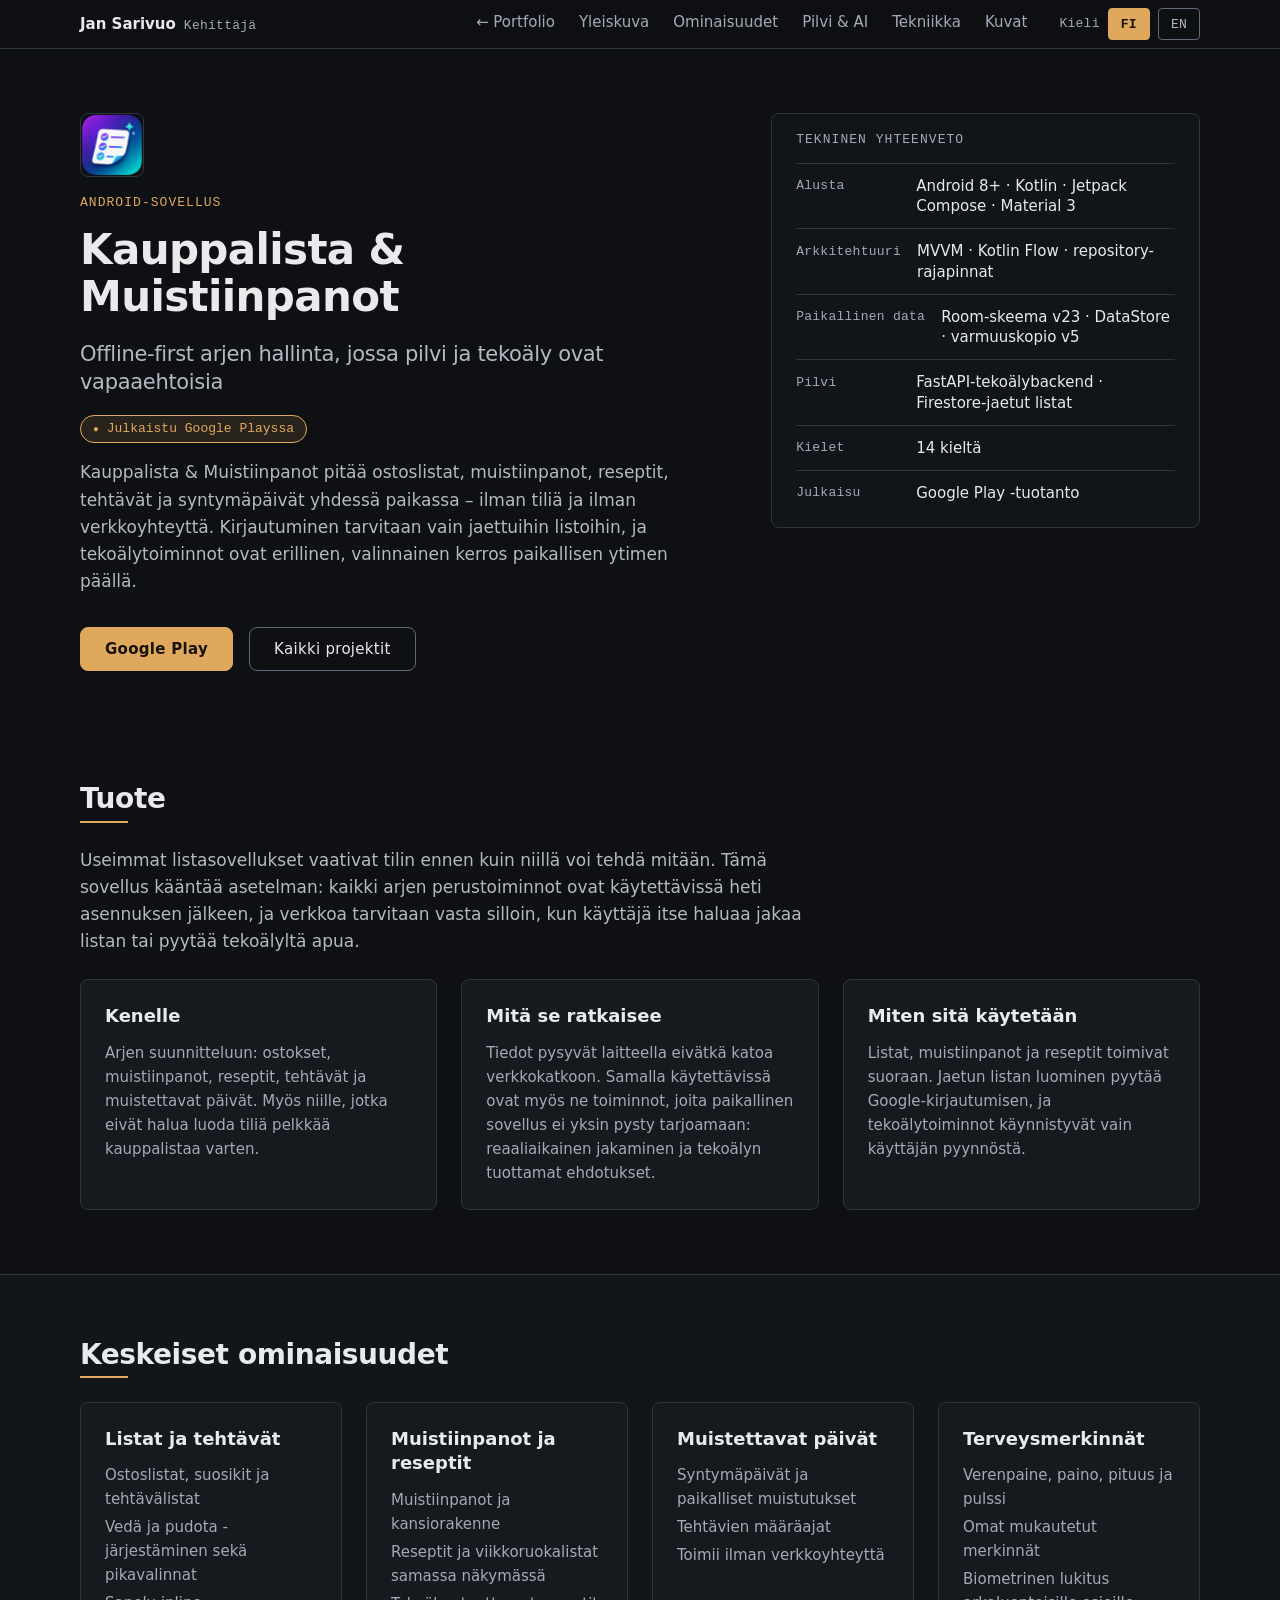
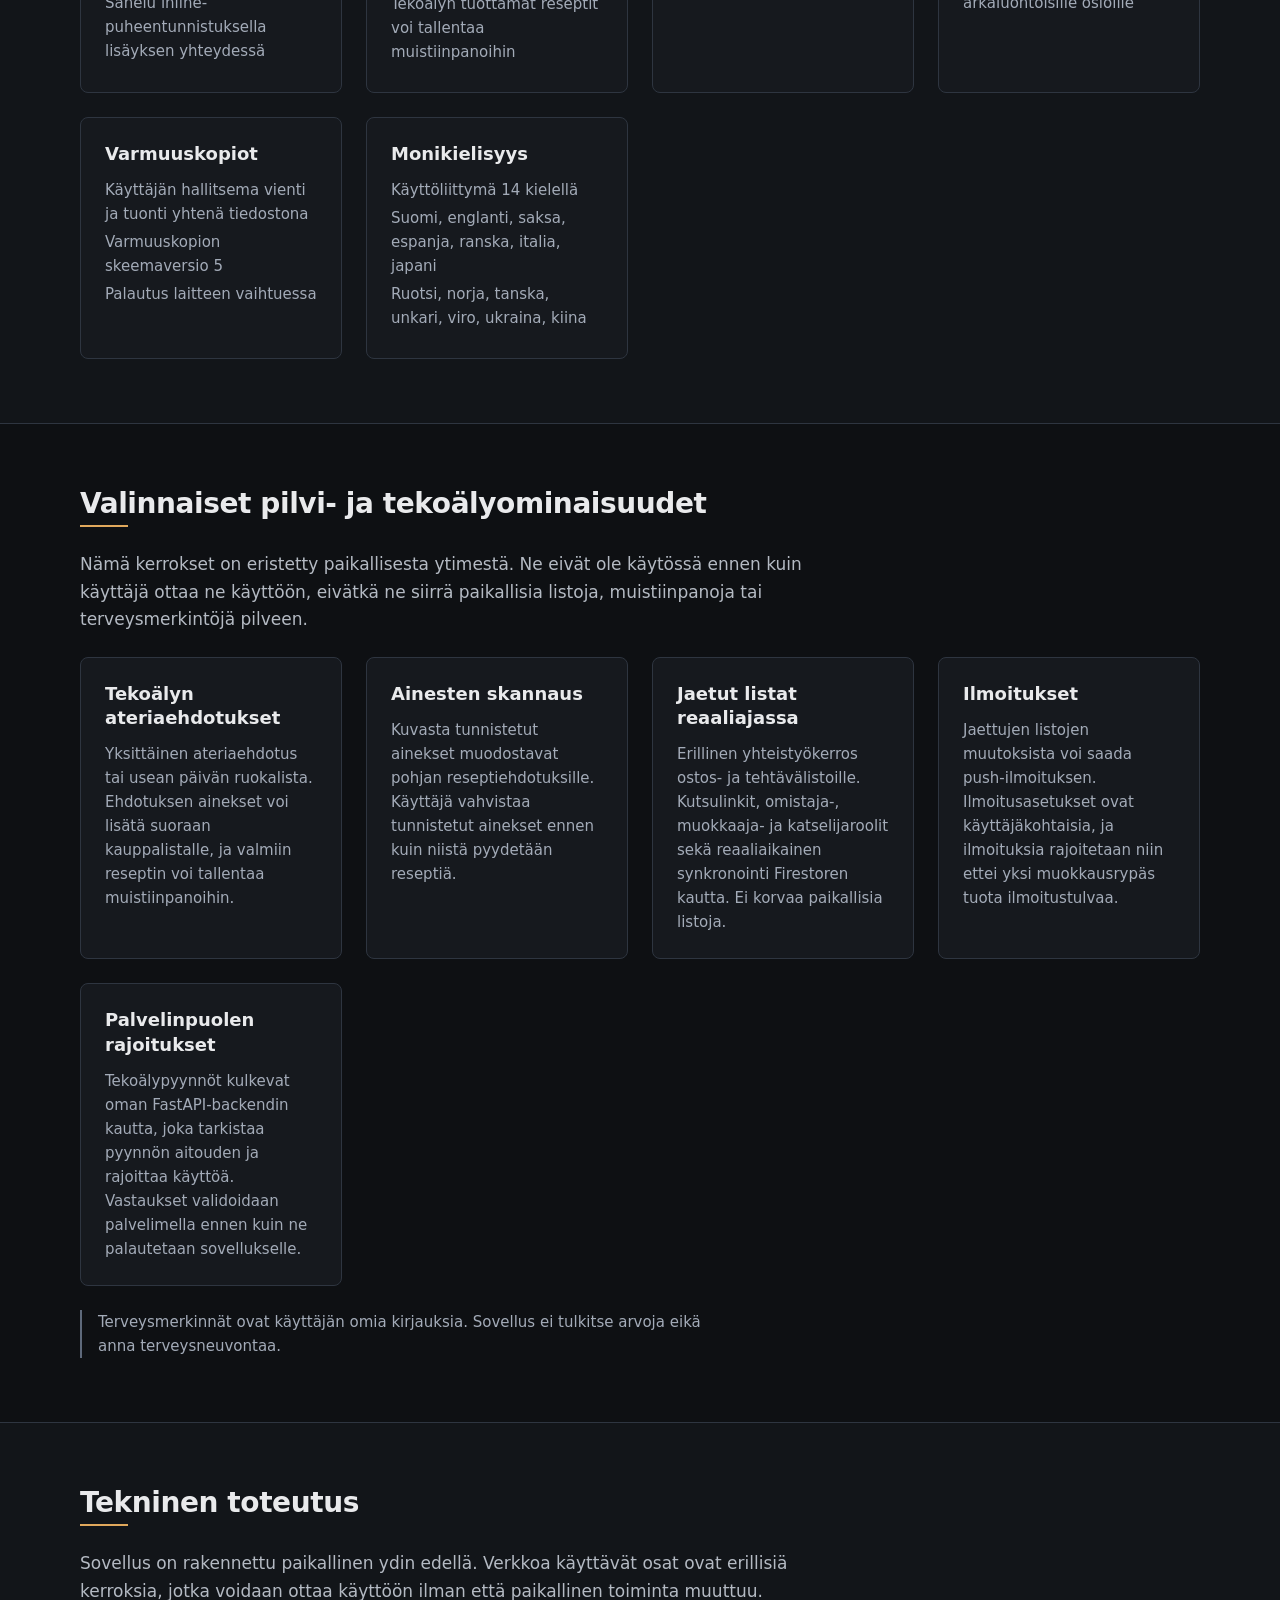
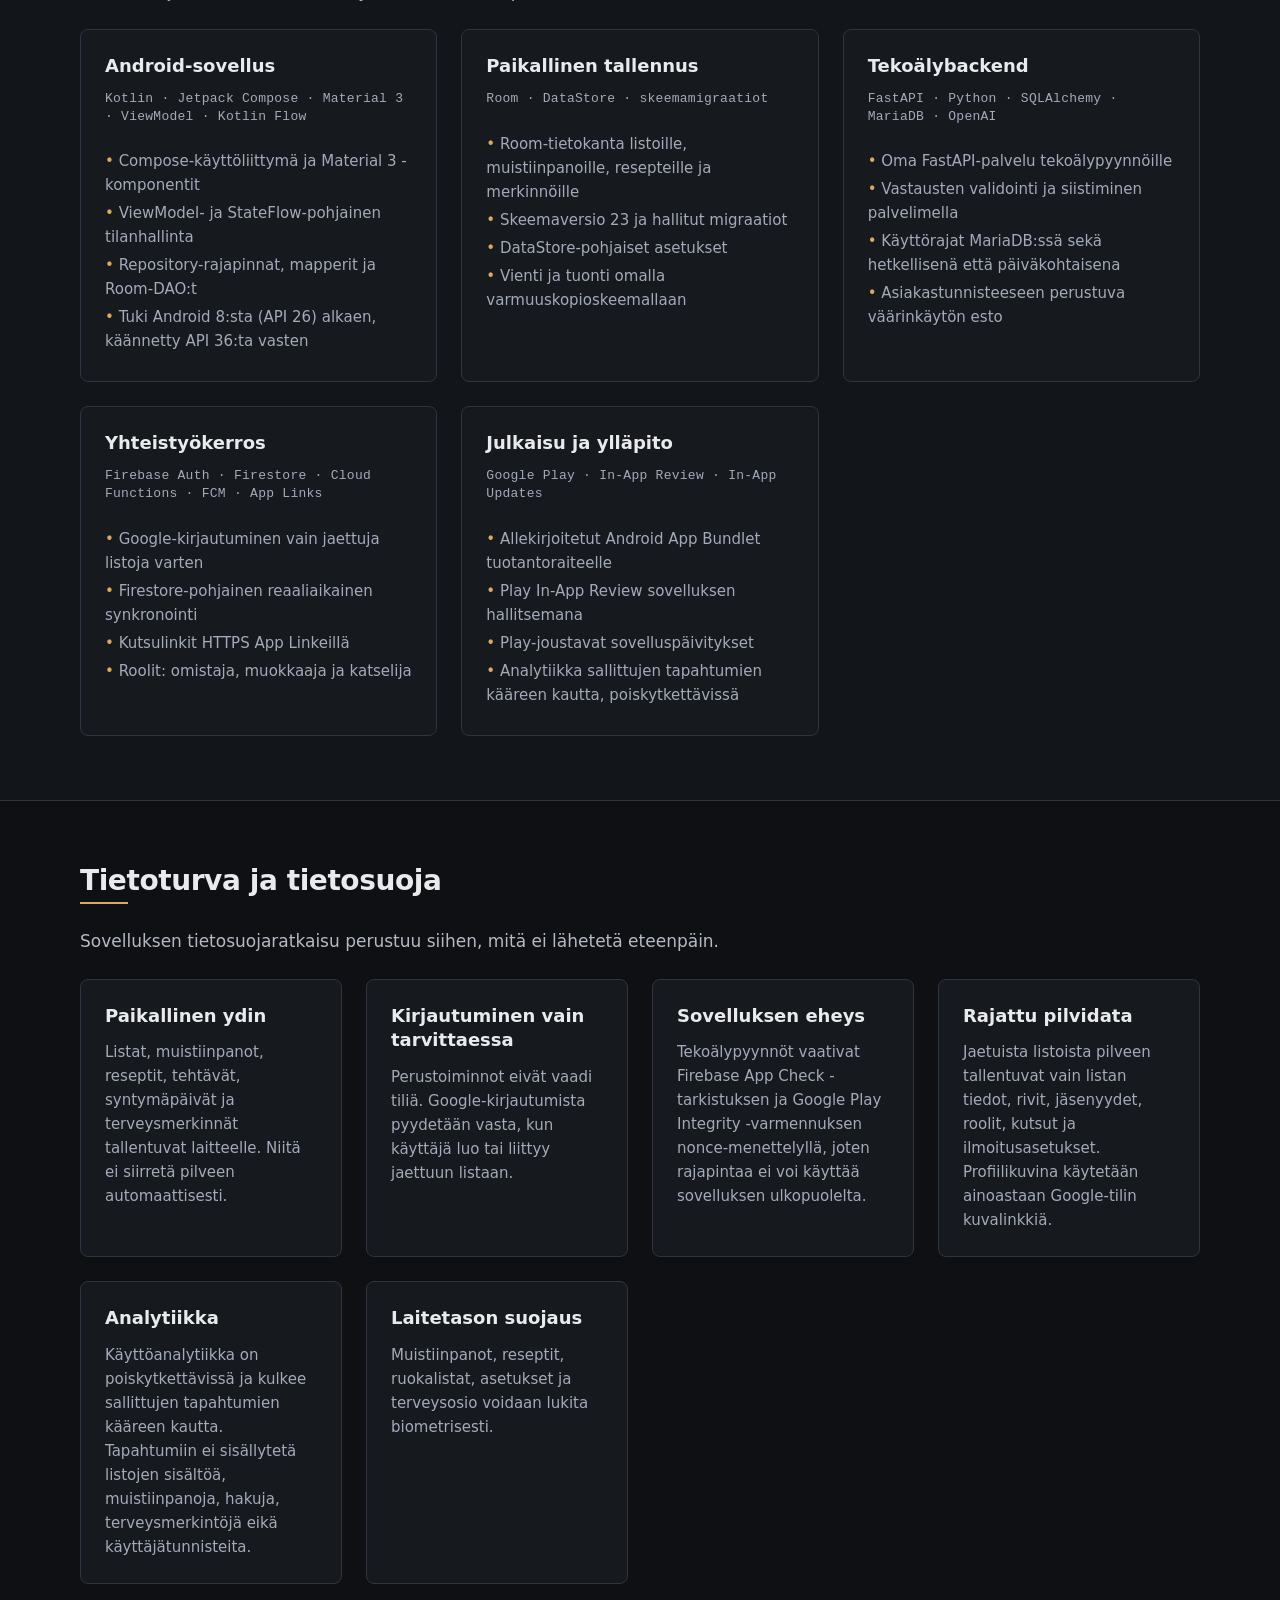
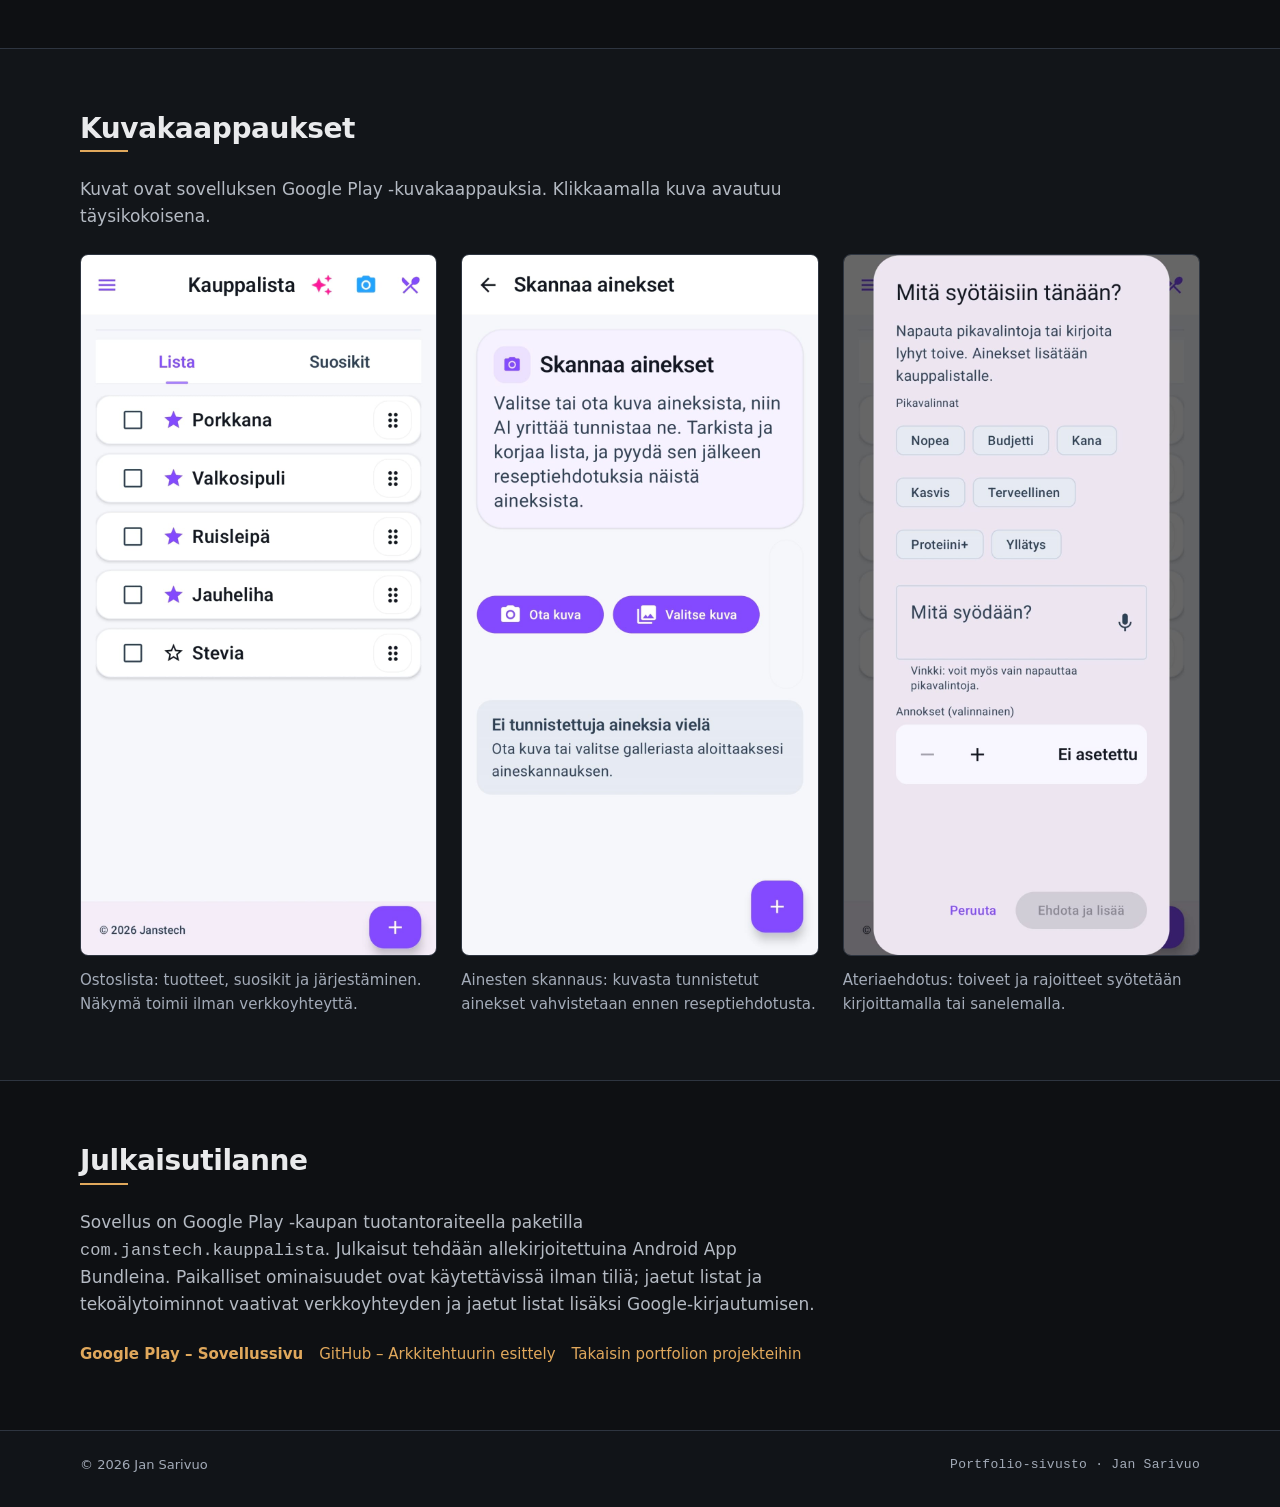
<file: kauppalista/index.html>
<!DOCTYPE html>
<html lang="fi">
<head>
    <meta charset="UTF-8" />
    <title>Kauppalista & Muistiinpanot – Android-sovellus | Jan Sarivuo</title>
    <meta name="viewport" content="width=device-width, initial-scale=1" />

    <meta name="description" content="Kauppalista & Muistiinpanot on Google Playssa julkaistu Android-sovellus arjen hallintaan: ostoslistat, muistiinpanot, reseptit ja syntymäpäivät toimivat offline-tilassa. Valinnaisina lisinä tekoälyavusteiset reseptit ja reaaliaikaiset jaetut listat.">
    <meta name="author" content="Jan Sarivuo">
    <meta name="robots" content="index,follow" />

    <link rel="canonical" href="https://janstech.github.io/kauppalista/">

    <meta property="og:title" content="Kauppalista & Muistiinpanot – Android-sovellus | Jan Sarivuo">
    <meta property="og:description" content="Yksityisyys edellä rakennettu Android-sovellus: offline-first Room-tietokanta, 14 kieltä, valinnainen FastAPI-tekoälybackend ja Firestore-pohjaiset jaetut listat.">
    <meta property="og:type" content="website">
    <meta property="og:url" content="https://janstech.github.io/kauppalista/">
    <meta property="og:image" content="https://janstech.github.io/images/kauppalista-logo.png">
    <meta property="og:locale" content="fi_FI">
    <meta property="og:locale:alternate" content="en_US">
    <meta property="og:site_name" content="Jan Sarivuo – Portfolio">

    <meta name="twitter:card" content="summary">
    <meta name="twitter:title" content="Kauppalista & Muistiinpanot – Android-sovellus | Jan Sarivuo">
    <meta name="twitter:description" content="Offline-first Android-sovellus arjen hallintaan: Room, DataStore, 14 kieltä, valinnaiset AI- ja jaetut listat -ominaisuudet.">
    <meta name="twitter:image" content="https://janstech.github.io/images/kauppalista-logo.png">

    <link rel="stylesheet" href="../css/style.css" />
    <link rel="icon" type="image/png" sizes="16x16" href="../images/favicon-16x16.png">
    <link rel="icon" type="image/png" sizes="32x32" href="../images/favicon-32x32.png">
    <link rel="icon" type="image/png" sizes="48x48" href="../images/favicon-48x48.png">
    <link rel="apple-touch-icon" href="../images/apple-touch-icon.png">
    <link rel="manifest" href="../manifest.json">
</head>

<body>
<a class="skip-link" href="#main" data-i18n="skip_link">Siirry pääsisältöön</a>

<header class="site-header">
    <div class="container header-inner">
        <a class="logo" href="../index.html">
            <span class="logo-name">Jan Sarivuo</span>
            <span class="logo-role" data-i18n="logo_role">Kehittäjä</span>
        </a>
        <nav class="nav" data-i18n-aria="nav_aria" aria-label="Sovellussivun navigaatio">
            <a href="../index.html#projects" data-i18n="nav_back">&larr; Portfolio</a>
            <a href="#overview" data-i18n="nav_overview">Yleiskuva</a>
            <a href="#features" data-i18n="nav_features">Ominaisuudet</a>
            <a href="#cloud" data-i18n="nav_extra">Pilvi & AI</a>
            <a href="#tech" data-i18n="nav_tech">Tekniikka</a>
            <a href="#screens" data-i18n="nav_screens">Kuvat</a>
        </nav>

        <div class="lang-switch">
            <span class="lang-label" data-i18n="lang_label">Kieli</span>
            <button id="btnFi" type="button">FI</button>
            <button id="btnEn" type="button">EN</button>
        </div>
    </div>
</header>

<main id="main" tabindex="-1">
    <section class="hero" id="top">
        <div class="container hero-inner">
            <div>
                <div class="app-hero-head">
                    <img class="app-hero-logo" src="../images/kauppalista-logo.png"
                         data-i18n-alt="logo_alt" alt="Kauppalista & Muistiinpanot -sovelluksen logo"
                         width="512" height="512" decoding="async" />
                    <div>
                        <p class="hero-label" data-i18n="hero_label">Android-sovellus</p>
                        <h1>Kauppalista &amp; Muistiinpanot</h1>
                    </div>
                </div>

                <h2 class="hero-subtitle" data-i18n="hero_subtitle">Offline-first arjen hallinta, jossa pilvi ja tekoäly ovat vapaaehtoisia</h2>

                <p class="status-pill" data-i18n="hero_status">Julkaistu Google Playssa</p>

                <p class="lede" data-i18n="hero_lede">Kauppalista & Muistiinpanot pitää ostoslistat, muistiinpanot, reseptit, tehtävät ja syntymäpäivät yhdessä paikassa – ilman tiliä ja ilman verkkoyhteyttä. Kirjautuminen tarvitaan vain jaettuihin listoihin, ja tekoälytoiminnot ovat erillinen, valinnainen kerros paikallisen ytimen päällä.</p>

                <div class="hero-actions">
                    <a href="https://play.google.com/store/apps/details?id=com.janstech.kauppalista" target="_blank" rel="noopener noreferrer" class="btn-primary"
                       data-i18n="cta_play">Google Play</a>
                    <a href="../index.html#projects" class="btn-ghost" data-i18n="cta_back">Kaikki projektit</a>
                </div>
            </div>

            <aside class="spec" data-i18n-aria="spec_aria" aria-label="Sovelluksen tekninen yhteenveto">
                <p class="spec-title" data-i18n="spec_title">Tekninen yhteenveto</p>
                <dl class="spec-list">
                    <div class="spec-row">
                        <dt data-i18n="spec_platform_label">Alusta</dt>
                        <dd data-i18n="spec_platform_value">Android 8+ · Kotlin · Jetpack Compose · Material 3</dd>
                    </div>
                    <div class="spec-row">
                        <dt data-i18n="spec_arch_label">Arkkitehtuuri</dt>
                        <dd data-i18n="spec_arch_value">MVVM · Kotlin Flow · repository-rajapinnat</dd>
                    </div>
                    <div class="spec-row">
                        <dt data-i18n="spec_data_label">Paikallinen data</dt>
                        <dd data-i18n="spec_data_value">Room-skeema v23 · DataStore · varmuuskopio v5</dd>
                    </div>
                    <div class="spec-row">
                        <dt data-i18n="spec_cloud_label">Pilvi</dt>
                        <dd data-i18n="spec_cloud_value">FastAPI-tekoälybackend · Firestore-jaetut listat</dd>
                    </div>
                    <div class="spec-row">
                        <dt data-i18n="spec_lang_label">Kielet</dt>
                        <dd data-i18n="spec_lang_value">14 kieltä</dd>
                    </div>
                    <div class="spec-row">
                        <dt data-i18n="spec_release_label">Julkaisu</dt>
                        <dd data-i18n="spec_release_value">Google Play -tuotanto</dd>
                    </div>
                </dl>
            </aside>
        </div>
    </section>

    <section id="overview" class="section">
        <div class="container">
            <h2 class="section-title" data-i18n="overview_title">Tuote</h2>
            <p class="section-intro" data-i18n="overview_intro">Useimmat listasovellukset vaativat tilin ennen kuin niillä voi tehdä mitään. Tämä sovellus kääntää asetelman: kaikki arjen perustoiminnot ovat käytettävissä heti asennuksen jälkeen, ja verkkoa tarvitaan vasta silloin, kun käyttäjä itse haluaa jakaa listan tai pyytää tekoälyltä apua.</p>

            <div class="info-grid">
                <div class="card">
                    <h3 data-i18n="ov1_title">Kenelle</h3>
                    <p data-i18n="ov1_body">Arjen suunnitteluun: ostokset, muistiinpanot, reseptit, tehtävät ja muistettavat päivät. Myös niille, jotka eivät halua luoda tiliä pelkkää kauppalistaa varten.</p>
                </div>

                <div class="card">
                    <h3 data-i18n="ov2_title">Mitä se ratkaisee</h3>
                    <p data-i18n="ov2_body">Tiedot pysyvät laitteella eivätkä katoa verkkokatkoon. Samalla käytettävissä ovat myös ne toiminnot, joita paikallinen sovellus ei yksin pysty tarjoamaan: reaaliaikainen jakaminen ja tekoälyn tuottamat ehdotukset.</p>
                </div>

                <div class="card">
                    <h3 data-i18n="ov3_title">Miten sitä käytetään</h3>
                    <p data-i18n="ov3_body">Listat, muistiinpanot ja reseptit toimivat suoraan. Jaetun listan luominen pyytää Google-kirjautumisen, ja tekoälytoiminnot käynnistyvät vain käyttäjän pyynnöstä.</p>
                </div>
            </div>
        </div>
    </section>

    <section id="features" class="section section-alt">
        <div class="container">
            <h2 class="section-title" data-i18n="features_title">Keskeiset ominaisuudet</h2>

            <div class="skills-grid">
                <div class="card">
                    <h3 data-i18n="f1_title">Listat ja tehtävät</h3>
                    <ul>
                        <li data-i18n="f1_1">Ostoslistat, suosikit ja tehtävälistat</li>
                        <li data-i18n="f1_2">Vedä ja pudota -järjestäminen sekä pikavalinnat</li>
                        <li data-i18n="f1_3">Sanelu inline-puheentunnistuksella lisäyksen yhteydessä</li>
                    </ul>
                </div>

                <div class="card">
                    <h3 data-i18n="f2_title">Muistiinpanot ja reseptit</h3>
                    <ul>
                        <li data-i18n="f2_1">Muistiinpanot ja kansiorakenne</li>
                        <li data-i18n="f2_2">Reseptit ja viikkoruokalistat samassa näkymässä</li>
                        <li data-i18n="f2_3">Tekoälyn tuottamat reseptit voi tallentaa muistiinpanoihin</li>
                    </ul>
                </div>

                <div class="card">
                    <h3 data-i18n="f3_title">Muistettavat päivät</h3>
                    <ul>
                        <li data-i18n="f3_1">Syntymäpäivät ja paikalliset muistutukset</li>
                        <li data-i18n="f3_2">Tehtävien määräajat</li>
                        <li data-i18n="f3_3">Toimii ilman verkkoyhteyttä</li>
                    </ul>
                </div>

                <div class="card">
                    <h3 data-i18n="f4_title">Terveysmerkinnät</h3>
                    <ul>
                        <li data-i18n="f4_1">Verenpaine, paino, pituus ja pulssi</li>
                        <li data-i18n="f4_2">Omat mukautetut merkinnät</li>
                        <li data-i18n="f4_3">Biometrinen lukitus arkaluontoisille osioille</li>
                    </ul>
                </div>

                <div class="card">
                    <h3 data-i18n="f5_title">Varmuuskopiot</h3>
                    <ul>
                        <li data-i18n="f5_1">Käyttäjän hallitsema vienti ja tuonti yhtenä tiedostona</li>
                        <li data-i18n="f5_2">Varmuuskopion skeemaversio 5</li>
                        <li data-i18n="f5_3">Palautus laitteen vaihtuessa</li>
                    </ul>
                </div>

                <div class="card">
                    <h3 data-i18n="f6_title">Monikielisyys</h3>
                    <ul>
                        <li data-i18n="f6_1">Käyttöliittymä 14 kielellä</li>
                        <li data-i18n="f6_2">Suomi, englanti, saksa, espanja, ranska, italia, japani</li>
                        <li data-i18n="f6_3">Ruotsi, norja, tanska, unkari, viro, ukraina, kiina</li>
                    </ul>
                </div>
            </div>
        </div>
    </section>

    <section id="cloud" class="section">
        <div class="container">
            <h2 class="section-title" data-i18n="extra_title">Valinnaiset pilvi- ja tekoälyominaisuudet</h2>
            <p class="section-intro" data-i18n="extra_intro">Nämä kerrokset on eristetty paikallisesta ytimestä. Ne eivät ole käytössä ennen kuin käyttäjä ottaa ne käyttöön, eivätkä ne siirrä paikallisia listoja, muistiinpanoja tai terveysmerkintöjä pilveen.</p>

            <div class="info-grid">
                <div class="card">
                    <h3 data-i18n="e1_title">Tekoälyn ateriaehdotukset</h3>
                    <p data-i18n="e1_body">Yksittäinen ateriaehdotus tai usean päivän ruokalista. Ehdotuksen ainekset voi lisätä suoraan kauppalistalle, ja valmiin reseptin voi tallentaa muistiinpanoihin.</p>
                </div>

                <div class="card">
                    <h3 data-i18n="e2_title">Ainesten skannaus</h3>
                    <p data-i18n="e2_body">Kuvasta tunnistetut ainekset muodostavat pohjan reseptiehdotuksille. Käyttäjä vahvistaa tunnistetut ainekset ennen kuin niistä pyydetään reseptiä.</p>
                </div>

                <div class="card">
                    <h3 data-i18n="e3_title">Jaetut listat reaaliajassa</h3>
                    <p data-i18n="e3_body">Erillinen yhteistyökerros ostos- ja tehtävälistoille. Kutsulinkit, omistaja-, muokkaaja- ja katselijaroolit sekä reaaliaikainen synkronointi Firestoren kautta. Ei korvaa paikallisia listoja.</p>
                </div>

                <div class="card">
                    <h3 data-i18n="e4_title">Ilmoitukset</h3>
                    <p data-i18n="e4_body">Jaettujen listojen muutoksista voi saada push-ilmoituksen. Ilmoitusasetukset ovat käyttäjäkohtaisia, ja ilmoituksia rajoitetaan niin ettei yksi muokkausrypäs tuota ilmoitustulvaa.</p>
                </div>

                <div class="card">
                    <h3 data-i18n="e5_title">Palvelinpuolen rajoitukset</h3>
                    <p data-i18n="e5_body">Tekoälypyynnöt kulkevat oman FastAPI-backendin kautta, joka tarkistaa pyynnön aitouden ja rajoittaa käyttöä. Vastaukset validoidaan palvelimella ennen kuin ne palautetaan sovellukselle.</p>
                </div>
            </div>

            <p class="disclaimer" data-i18n="extra_note">Terveysmerkinnät ovat käyttäjän omia kirjauksia. Sovellus ei tulkitse arvoja eikä anna terveysneuvontaa.</p>
        </div>
    </section>

    <section id="tech" class="section section-alt">
        <div class="container">
            <h2 class="section-title" data-i18n="tech_title">Tekninen toteutus</h2>
            <p class="section-intro" data-i18n="tech_intro">Sovellus on rakennettu paikallinen ydin edellä. Verkkoa käyttävät osat ovat erillisiä kerroksia, jotka voidaan ottaa käyttöön ilman että paikallinen toiminta muuttuu.</p>

            <div class="project-grid">
                <article class="card project-card">
                    <h3 data-i18n="t1_title">Android-sovellus</h3>
                    <p class="project-meta" data-i18n="t1_meta">Kotlin · Jetpack Compose · Material 3 · ViewModel · Kotlin Flow</p>
                    <ul class="project-points">
                        <li data-i18n="t1_1">Compose-käyttöliittymä ja Material 3 -komponentit</li>
                        <li data-i18n="t1_2">ViewModel- ja StateFlow-pohjainen tilanhallinta</li>
                        <li data-i18n="t1_3">Repository-rajapinnat, mapperit ja Room-DAO:t</li>
                        <li data-i18n="t1_4">Tuki Android 8:sta (API 26) alkaen, käännetty API 36:ta vasten</li>
                    </ul>
                </article>

                <article class="card project-card">
                    <h3 data-i18n="t2_title">Paikallinen tallennus</h3>
                    <p class="project-meta" data-i18n="t2_meta">Room · DataStore · skeemamigraatiot</p>
                    <ul class="project-points">
                        <li data-i18n="t2_1">Room-tietokanta listoille, muistiinpanoille, resepteille ja merkinnöille</li>
                        <li data-i18n="t2_2">Skeemaversio 23 ja hallitut migraatiot</li>
                        <li data-i18n="t2_3">DataStore-pohjaiset asetukset</li>
                        <li data-i18n="t2_4">Vienti ja tuonti omalla varmuuskopioskeemallaan</li>
                    </ul>
                </article>

                <article class="card project-card">
                    <h3 data-i18n="t3_title">Tekoälybackend</h3>
                    <p class="project-meta" data-i18n="t3_meta">FastAPI · Python · SQLAlchemy · MariaDB · OpenAI</p>
                    <ul class="project-points">
                        <li data-i18n="t3_1">Oma FastAPI-palvelu tekoälypyynnöille</li>
                        <li data-i18n="t3_2">Vastausten validointi ja siistiminen palvelimella</li>
                        <li data-i18n="t3_3">Käyttörajat MariaDB:ssä sekä hetkellisenä että päiväkohtaisena</li>
                        <li data-i18n="t3_4">Asiakastunnisteeseen perustuva väärinkäytön esto</li>
                    </ul>
                </article>

                <article class="card project-card">
                    <h3 data-i18n="t4_title">Yhteistyökerros</h3>
                    <p class="project-meta" data-i18n="t4_meta">Firebase Auth · Firestore · Cloud Functions · FCM · App Links</p>
                    <ul class="project-points">
                        <li data-i18n="t4_1">Google-kirjautuminen vain jaettuja listoja varten</li>
                        <li data-i18n="t4_2">Firestore-pohjainen reaaliaikainen synkronointi</li>
                        <li data-i18n="t4_3">Kutsulinkit HTTPS App Linkeillä</li>
                        <li data-i18n="t4_4">Roolit: omistaja, muokkaaja ja katselija</li>
                    </ul>
                </article>

                <article class="card project-card">
                    <h3 data-i18n="t5_title">Julkaisu ja ylläpito</h3>
                    <p class="project-meta" data-i18n="t5_meta">Google Play · In-App Review · In-App Updates</p>
                    <ul class="project-points">
                        <li data-i18n="t5_1">Allekirjoitetut Android App Bundlet tuotantoraiteelle</li>
                        <li data-i18n="t5_2">Play In-App Review sovelluksen hallitsemana</li>
                        <li data-i18n="t5_3">Play-joustavat sovelluspäivitykset</li>
                        <li data-i18n="t5_4">Analytiikka sallittujen tapahtumien kääreen kautta, poiskytkettävissä</li>
                    </ul>
                </article>
            </div>
        </div>
    </section>

    <section id="privacy" class="section">
        <div class="container">
            <h2 class="section-title" data-i18n="privacy_title">Tietoturva ja tietosuoja</h2>
            <p class="section-intro" data-i18n="privacy_intro">Sovelluksen tietosuojaratkaisu perustuu siihen, mitä ei lähetetä eteenpäin.</p>

            <div class="info-grid">
                <div class="card">
                    <h3 data-i18n="p1_title">Paikallinen ydin</h3>
                    <p data-i18n="p1_body">Listat, muistiinpanot, reseptit, tehtävät, syntymäpäivät ja terveysmerkinnät tallentuvat laitteelle. Niitä ei siirretä pilveen automaattisesti.</p>
                </div>

                <div class="card">
                    <h3 data-i18n="p2_title">Kirjautuminen vain tarvittaessa</h3>
                    <p data-i18n="p2_body">Perustoiminnot eivät vaadi tiliä. Google-kirjautumista pyydetään vasta, kun käyttäjä luo tai liittyy jaettuun listaan.</p>
                </div>

                <div class="card">
                    <h3 data-i18n="p3_title">Sovelluksen eheys</h3>
                    <p data-i18n="p3_body">Tekoälypyynnöt vaativat Firebase App Check -tarkistuksen ja Google Play Integrity -varmennuksen nonce-menettelyllä, joten rajapintaa ei voi käyttää sovelluksen ulkopuolelta.</p>
                </div>

                <div class="card">
                    <h3 data-i18n="p4_title">Rajattu pilvidata</h3>
                    <p data-i18n="p4_body">Jaetuista listoista pilveen tallentuvat vain listan tiedot, rivit, jäsenyydet, roolit, kutsut ja ilmoitusasetukset. Profiilikuvina käytetään ainoastaan Google-tilin kuvalinkkiä.</p>
                </div>

                <div class="card">
                    <h3 data-i18n="p5_title">Analytiikka</h3>
                    <p data-i18n="p5_body">Käyttöanalytiikka on poiskytkettävissä ja kulkee sallittujen tapahtumien kääreen kautta. Tapahtumiin ei sisällytetä listojen sisältöä, muistiinpanoja, hakuja, terveysmerkintöjä eikä käyttäjätunnisteita.</p>
                </div>

                <div class="card">
                    <h3 data-i18n="p6_title">Laitetason suojaus</h3>
                    <p data-i18n="p6_body">Muistiinpanot, reseptit, ruokalistat, asetukset ja terveysosio voidaan lukita biometrisesti.</p>
                </div>
            </div>
        </div>
    </section>

    <section id="screens" class="section section-alt">
        <div class="container">
            <h2 class="section-title" data-i18n="screens_title">Kuvakaappaukset</h2>
            <p class="section-intro" data-i18n="screens_note">Kuvat ovat sovelluksen Google Play -kuvakaappauksia. Klikkaamalla kuva avautuu täysikokoisena.</p>

            <div class="shot-grid">
                <figure class="shot">
                    <a href="../images/kl_1.jpeg" target="_blank" rel="noopener noreferrer">
                        <img src="../images/kl_1.jpeg" width="1040" height="2048"
                             loading="lazy" decoding="async"
                             data-i18n-alt="shot1_alt"
                             alt="Kauppalista &amp; Muistiinpanot – ostoslistanäkymä, jossa näkyvät listan tuotteet ja suosikit." />
                    </a>
                    <figcaption data-i18n="shot1_cap">Ostoslista: tuotteet, suosikit ja järjestäminen. Näkymä toimii ilman verkkoyhteyttä.</figcaption>
                </figure>

                <figure class="shot">
                    <a href="../images/kl_2.jpeg" target="_blank" rel="noopener noreferrer">
                        <img src="../images/kl_2.jpeg" width="1040" height="2048"
                             loading="lazy" decoding="async"
                             data-i18n-alt="shot2_alt"
                             alt="Kauppalista &amp; Muistiinpanot – ainesten skannausnäkymä, jossa kuvasta tunnistetaan ruoka-aineita." />
                    </a>
                    <figcaption data-i18n="shot2_cap">Ainesten skannaus: kuvasta tunnistetut ainekset vahvistetaan ennen reseptiehdotusta.</figcaption>
                </figure>

                <figure class="shot">
                    <a href="../images/kl_3.jpeg" target="_blank" rel="noopener noreferrer">
                        <img src="../images/kl_3.jpeg" width="1040" height="2048"
                             loading="lazy" decoding="async"
                             data-i18n-alt="shot3_alt"
                             alt="Kauppalista &amp; Muistiinpanot – tekoälyn ateriaehdotusnäkymä toiveineen ja rajoituksineen." />
                    </a>
                    <figcaption data-i18n="shot3_cap">Ateriaehdotus: toiveet ja rajoitteet syötetään kirjoittamalla tai sanelemalla.</figcaption>
                </figure>
            </div>
        </div>
    </section>

    <section id="status" class="section">
        <div class="container">
            <h2 class="section-title" data-i18n="status_title">Julkaisutilanne</h2>
            <p class="section-intro" data-i18n="status_body">Sovellus on Google Play -kaupan tuotantoraiteella paketilla <code>com.janstech.kauppalista</code>. Julkaisut tehdään allekirjoitettuina Android App Bundleina. Paikalliset ominaisuudet ovat käytettävissä ilman tiliä; jaetut listat ja tekoälytoiminnot vaativat verkkoyhteyden ja jaetut listat lisäksi Google-kirjautumisen.</p>

            <div class="project-links" style="padding-top:0;">
                <a class="link-primary" href="https://play.google.com/store/apps/details?id=com.janstech.kauppalista" target="_blank" rel="noopener noreferrer"
                   data-i18n="link_play">Google Play – Sovellussivu</a>
                <a href="https://github.com/janstech/shoppinglist-portfolio" target="_blank" rel="noopener noreferrer" data-i18n="link_repo">GitHub – Arkkitehtuurin esittely</a>
                <a href="../index.html#projects" data-i18n="link_back">Takaisin portfolion projekteihin</a>
            </div>
        </div>
    </section>
</main>

<footer class="site-footer">
    <div class="container footer-inner">
        <span>&copy; <span id="year"></span> Jan Sarivuo</span>
        <span class="footer-note" data-i18n="footer_note">Portfolio-sivusto · Jan Sarivuo</span>
    </div>
</footer>

<script data-goatcounter="https://janstech.goatcounter.com/count"
        async src="//gc.zgo.at/count.js"></script>

<script>
    document.getElementById("year").textContent = new Date().getFullYear();
</script>

<script>
const dict = {
    fi: {
        skip_link: "Siirry pääsisältöön",
        logo_role: "Kehittäjä",
        nav_aria: "Sovellussivun navigaatio",
        nav_back: "&larr; Portfolio",
        nav_overview: "Yleiskuva",
        nav_features: "Ominaisuudet",
        nav_tech: "Tekniikka",
        nav_screens: "Kuvat",
        lang_label: "Kieli",
        hero_label: "Android-sovellus",
        hero_status: "Julkaistu Google Playssa",
        spec_aria: "Sovelluksen tekninen yhteenveto",
        spec_title: "Tekninen yhteenveto",
        cta_play: "Google Play",
        cta_back: "Kaikki projektit",
        footer_note: "Portfolio-sivusto · Jan Sarivuo",
        page_title: "Kauppalista & Muistiinpanot – Android-sovellus | Jan Sarivuo",
        logo_alt: "Kauppalista & Muistiinpanot -sovelluksen logo",
        hero_subtitle: "Offline-first arjen hallinta, jossa pilvi ja tekoäly ovat vapaaehtoisia",
        hero_lede: "Kauppalista & Muistiinpanot pitää ostoslistat, muistiinpanot, reseptit, tehtävät ja syntymäpäivät yhdessä paikassa – ilman tiliä ja ilman verkkoyhteyttä. Kirjautuminen tarvitaan vain jaettuihin listoihin, ja tekoälytoiminnot ovat erillinen, valinnainen kerros paikallisen ytimen päällä.",
        spec_platform_label: "Alusta",
        spec_platform_value: "Android 8+ · Kotlin · Jetpack Compose · Material 3",
        spec_arch_label: "Arkkitehtuuri",
        spec_arch_value: "MVVM · Kotlin Flow · repository-rajapinnat",
        spec_data_label: "Paikallinen data",
        spec_data_value: "Room-skeema v23 · DataStore · varmuuskopio v5",
        spec_cloud_label: "Pilvi",
        spec_cloud_value: "FastAPI-tekoälybackend · Firestore-jaetut listat",
        spec_lang_label: "Kielet",
        spec_lang_value: "14 kieltä",
        spec_release_label: "Julkaisu",
        spec_release_value: "Google Play -tuotanto",
        nav_extra: "Pilvi & AI",
        overview_title: "Tuote",
        overview_intro: "Useimmat listasovellukset vaativat tilin ennen kuin niillä voi tehdä mitään. Tämä sovellus kääntää asetelman: kaikki arjen perustoiminnot ovat käytettävissä heti asennuksen jälkeen, ja verkkoa tarvitaan vasta silloin, kun käyttäjä itse haluaa jakaa listan tai pyytää tekoälyltä apua.",
        ov1_title: "Kenelle",
        ov1_body: "Arjen suunnitteluun: ostokset, muistiinpanot, reseptit, tehtävät ja muistettavat päivät. Myös niille, jotka eivät halua luoda tiliä pelkkää kauppalistaa varten.",
        ov2_title: "Mitä se ratkaisee",
        ov2_body: "Tiedot pysyvät laitteella eivätkä katoa verkkokatkoon. Samalla käytettävissä ovat myös ne toiminnot, joita paikallinen sovellus ei yksin pysty tarjoamaan: reaaliaikainen jakaminen ja tekoälyn tuottamat ehdotukset.",
        ov3_title: "Miten sitä käytetään",
        ov3_body: "Listat, muistiinpanot ja reseptit toimivat suoraan. Jaetun listan luominen pyytää Google-kirjautumisen, ja tekoälytoiminnot käynnistyvät vain käyttäjän pyynnöstä.",
        features_title: "Keskeiset ominaisuudet",
        f1_title: "Listat ja tehtävät",
        f1_1: "Ostoslistat, suosikit ja tehtävälistat",
        f1_2: "Vedä ja pudota -järjestäminen sekä pikavalinnat",
        f1_3: "Sanelu inline-puheentunnistuksella lisäyksen yhteydessä",
        f2_title: "Muistiinpanot ja reseptit",
        f2_1: "Muistiinpanot ja kansiorakenne",
        f2_2: "Reseptit ja viikkoruokalistat samassa näkymässä",
        f2_3: "Tekoälyn tuottamat reseptit voi tallentaa muistiinpanoihin",
        f3_title: "Muistettavat päivät",
        f3_1: "Syntymäpäivät ja paikalliset muistutukset",
        f3_2: "Tehtävien määräajat",
        f3_3: "Toimii ilman verkkoyhteyttä",
        f4_title: "Terveysmerkinnät",
        f4_1: "Verenpaine, paino, pituus ja pulssi",
        f4_2: "Omat mukautetut merkinnät",
        f4_3: "Biometrinen lukitus arkaluontoisille osioille",
        f5_title: "Varmuuskopiot",
        f5_1: "Käyttäjän hallitsema vienti ja tuonti yhtenä tiedostona",
        f5_2: "Varmuuskopion skeemaversio 5",
        f5_3: "Palautus laitteen vaihtuessa",
        f6_title: "Monikielisyys",
        f6_1: "Käyttöliittymä 14 kielellä",
        f6_2: "Suomi, englanti, saksa, espanja, ranska, italia, japani",
        f6_3: "Ruotsi, norja, tanska, unkari, viro, ukraina, kiina",
        extra_title: "Valinnaiset pilvi- ja tekoälyominaisuudet",
        extra_intro: "Nämä kerrokset on eristetty paikallisesta ytimestä. Ne eivät ole käytössä ennen kuin käyttäjä ottaa ne käyttöön, eivätkä ne siirrä paikallisia listoja, muistiinpanoja tai terveysmerkintöjä pilveen.",
        e1_title: "Tekoälyn ateriaehdotukset",
        e1_body: "Yksittäinen ateriaehdotus tai usean päivän ruokalista. Ehdotuksen ainekset voi lisätä suoraan kauppalistalle, ja valmiin reseptin voi tallentaa muistiinpanoihin.",
        e2_title: "Ainesten skannaus",
        e2_body: "Kuvasta tunnistetut ainekset muodostavat pohjan reseptiehdotuksille. Käyttäjä vahvistaa tunnistetut ainekset ennen kuin niistä pyydetään reseptiä.",
        e3_title: "Jaetut listat reaaliajassa",
        e3_body: "Erillinen yhteistyökerros ostos- ja tehtävälistoille. Kutsulinkit, omistaja-, muokkaaja- ja katselijaroolit sekä reaaliaikainen synkronointi Firestoren kautta. Ei korvaa paikallisia listoja.",
        e4_title: "Ilmoitukset",
        e4_body: "Jaettujen listojen muutoksista voi saada push-ilmoituksen. Ilmoitusasetukset ovat käyttäjäkohtaisia, ja ilmoituksia rajoitetaan niin ettei yksi muokkausrypäs tuota ilmoitustulvaa.",
        e5_title: "Palvelinpuolen rajoitukset",
        e5_body: "Tekoälypyynnöt kulkevat oman FastAPI-backendin kautta, joka tarkistaa pyynnön aitouden ja rajoittaa käyttöä. Vastaukset validoidaan palvelimella ennen kuin ne palautetaan sovellukselle.",
        extra_note: "Terveysmerkinnät ovat käyttäjän omia kirjauksia. Sovellus ei tulkitse arvoja eikä anna terveysneuvontaa.",
        tech_title: "Tekninen toteutus",
        tech_intro: "Sovellus on rakennettu paikallinen ydin edellä. Verkkoa käyttävät osat ovat erillisiä kerroksia, jotka voidaan ottaa käyttöön ilman että paikallinen toiminta muuttuu.",
        t1_title: "Android-sovellus",
        t1_meta: "Kotlin · Jetpack Compose · Material 3 · ViewModel · Kotlin Flow",
        t1_1: "Compose-käyttöliittymä ja Material 3 -komponentit",
        t1_2: "ViewModel- ja StateFlow-pohjainen tilanhallinta",
        t1_3: "Repository-rajapinnat, mapperit ja Room-DAO:t",
        t1_4: "Tuki Android 8:sta (API 26) alkaen, käännetty API 36:ta vasten",
        t2_title: "Paikallinen tallennus",
        t2_meta: "Room · DataStore · skeemamigraatiot",
        t2_1: "Room-tietokanta listoille, muistiinpanoille, resepteille ja merkinnöille",
        t2_2: "Skeemaversio 23 ja hallitut migraatiot",
        t2_3: "DataStore-pohjaiset asetukset",
        t2_4: "Vienti ja tuonti omalla varmuuskopioskeemallaan",
        t3_title: "Tekoälybackend",
        t3_meta: "FastAPI · Python · SQLAlchemy · MariaDB · OpenAI",
        t3_1: "Oma FastAPI-palvelu tekoälypyynnöille",
        t3_2: "Vastausten validointi ja siistiminen palvelimella",
        t3_3: "Käyttörajat MariaDB:ssä sekä hetkellisenä että päiväkohtaisena",
        t3_4: "Asiakastunnisteeseen perustuva väärinkäytön esto",
        t4_title: "Yhteistyökerros",
        t4_meta: "Firebase Auth · Firestore · Cloud Functions · FCM · App Links",
        t4_1: "Google-kirjautuminen vain jaettuja listoja varten",
        t4_2: "Firestore-pohjainen reaaliaikainen synkronointi",
        t4_3: "Kutsulinkit HTTPS App Linkeillä",
        t4_4: "Roolit: omistaja, muokkaaja ja katselija",
        t5_title: "Julkaisu ja ylläpito",
        t5_meta: "Google Play · In-App Review · In-App Updates",
        t5_1: "Allekirjoitetut Android App Bundlet tuotantoraiteelle",
        t5_2: "Play In-App Review sovelluksen hallitsemana",
        t5_3: "Play-joustavat sovelluspäivitykset",
        t5_4: "Analytiikka sallittujen tapahtumien kääreen kautta, poiskytkettävissä",
        privacy_title: "Tietoturva ja tietosuoja",
        privacy_intro: "Sovelluksen tietosuojaratkaisu perustuu siihen, mitä ei lähetetä eteenpäin.",
        p1_title: "Paikallinen ydin",
        p1_body: "Listat, muistiinpanot, reseptit, tehtävät, syntymäpäivät ja terveysmerkinnät tallentuvat laitteelle. Niitä ei siirretä pilveen automaattisesti.",
        p2_title: "Kirjautuminen vain tarvittaessa",
        p2_body: "Perustoiminnot eivät vaadi tiliä. Google-kirjautumista pyydetään vasta, kun käyttäjä luo tai liittyy jaettuun listaan.",
        p3_title: "Sovelluksen eheys",
        p3_body: "Tekoälypyynnöt vaativat Firebase App Check -tarkistuksen ja Google Play Integrity -varmennuksen nonce-menettelyllä, joten rajapintaa ei voi käyttää sovelluksen ulkopuolelta.",
        p4_title: "Rajattu pilvidata",
        p4_body: "Jaetuista listoista pilveen tallentuvat vain listan tiedot, rivit, jäsenyydet, roolit, kutsut ja ilmoitusasetukset. Profiilikuvina käytetään ainoastaan Google-tilin kuvalinkkiä.",
        p5_title: "Analytiikka",
        p5_body: "Käyttöanalytiikka on poiskytkettävissä ja kulkee sallittujen tapahtumien kääreen kautta. Tapahtumiin ei sisällytetä listojen sisältöä, muistiinpanoja, hakuja, terveysmerkintöjä eikä käyttäjätunnisteita.",
        p6_title: "Laitetason suojaus",
        p6_body: "Muistiinpanot, reseptit, ruokalistat, asetukset ja terveysosio voidaan lukita biometrisesti.",
        screens_title: "Kuvakaappaukset",
        screens_note: "Kuvat ovat sovelluksen Google Play -kuvakaappauksia. Klikkaamalla kuva avautuu täysikokoisena.",
        shot1_alt: "Kauppalista & Muistiinpanot – ostoslistanäkymä, jossa näkyvät listan tuotteet ja suosikit.",
        shot1_cap: "Ostoslista: tuotteet, suosikit ja järjestäminen. Näkymä toimii ilman verkkoyhteyttä.",
        shot2_alt: "Kauppalista & Muistiinpanot – ainesten skannausnäkymä, jossa kuvasta tunnistetaan ruoka-aineita.",
        shot2_cap: "Ainesten skannaus: kuvasta tunnistetut ainekset vahvistetaan ennen reseptiehdotusta.",
        shot3_alt: "Kauppalista & Muistiinpanot – tekoälyn ateriaehdotusnäkymä toiveineen ja rajoituksineen.",
        shot3_cap: "Ateriaehdotus: toiveet ja rajoitteet syötetään kirjoittamalla tai sanelemalla.",
        status_title: "Julkaisutilanne",
        status_body: "Sovellus on Google Play -kaupan tuotantoraiteella paketilla <code>com.janstech.kauppalista</code>. Julkaisut tehdään allekirjoitettuina Android App Bundleina. Paikalliset ominaisuudet ovat käytettävissä ilman tiliä; jaetut listat ja tekoälytoiminnot vaativat verkkoyhteyden ja jaetut listat lisäksi Google-kirjautumisen.",
        link_play: "Google Play – Sovellussivu",
        link_repo: "GitHub – Arkkitehtuurin esittely",
        link_back: "Takaisin portfolion projekteihin",
    },

    en: {
        skip_link: "Skip to main content",
        logo_role: "Developer",
        nav_aria: "App page navigation",
        nav_back: "&larr; Portfolio",
        nav_overview: "Overview",
        nav_features: "Features",
        nav_tech: "Technology",
        nav_screens: "Screenshots",
        lang_label: "Language",
        hero_label: "Android app",
        hero_status: "Published on Google Play",
        spec_aria: "Technical summary of the application",
        spec_title: "Technical summary",
        cta_play: "Google Play",
        cta_back: "All projects",
        footer_note: "Portfolio website · Jan Sarivuo",
        page_title: "Shopping List & Notes – Android App | Jan Sarivuo",
        logo_alt: "Shopping List & Notes app logo",
        hero_subtitle: "Offline-first everyday organisation where the cloud and AI stay optional",
        hero_lede: "Shopping List & Notes keeps shopping lists, notes, recipes, tasks and birthdays in one place — with no account and no connection required. Signing in is only needed for shared lists, and the AI features are a separate, optional layer on top of the local core.",
        spec_platform_label: "Platform",
        spec_platform_value: "Android 8+ · Kotlin · Jetpack Compose · Material 3",
        spec_arch_label: "Architecture",
        spec_arch_value: "MVVM · Kotlin Flow · repository boundaries",
        spec_data_label: "Local data",
        spec_data_value: "Room schema v23 · DataStore · backup schema v5",
        spec_cloud_label: "Cloud",
        spec_cloud_value: "FastAPI AI backend · Firestore shared lists",
        spec_lang_label: "Languages",
        spec_lang_value: "14 languages",
        spec_release_label: "Release",
        spec_release_value: "Google Play production",
        nav_extra: "Cloud & AI",
        overview_title: "The Product",
        overview_intro: "Most list apps ask for an account before you can do anything. This one inverts that: everything you need for daily use works the moment the app is installed, and the network is only involved when you choose to share a list or ask the AI for help.",
        ov1_title: "Who it is for",
        ov1_body: "Everyday planning: shopping, notes, recipes, tasks and dates worth remembering. Also for people who would rather not create an account just to write a shopping list.",
        ov2_title: "What it solves",
        ov2_body: "The data stays on the device and survives a lost connection. At the same time the features a purely local app cannot offer are still there: real-time sharing and AI-generated suggestions.",
        ov3_title: "How it works",
        ov3_body: "Lists, notes and recipes work straight away. Creating a shared list asks for Google sign-in, and the AI features only run when the user asks for them.",
        features_title: "Key Features",
        f1_title: "Lists and tasks",
        f1_1: "Shopping lists, favourites and task lists",
        f1_2: "Drag-and-drop ordering and quick actions",
        f1_3: "Dictation through inline speech recognition while adding items",
        f2_title: "Notes and recipes",
        f2_1: "Notes with a folder structure",
        f2_2: "Recipes and weekly meal plans in the same place",
        f2_3: "AI-generated recipes can be saved into notes",
        f3_title: "Dates to remember",
        f3_1: "Birthdays and local reminders",
        f3_2: "Due dates for tasks",
        f3_3: "Works without a connection",
        f4_title: "Health entries",
        f4_1: "Blood pressure, weight, height and pulse",
        f4_2: "Custom entries of your own",
        f4_3: "Biometric lock for sensitive sections",
        f5_title: "Backups",
        f5_1: "User-controlled export and import in a single file",
        f5_2: "Backup schema version 5",
        f5_3: "Restore when changing devices",
        f6_title: "Multiple languages",
        f6_1: "User interface in 14 languages",
        f6_2: "Finnish, English, German, Spanish, French, Italian, Japanese",
        f6_3: "Swedish, Norwegian, Danish, Hungarian, Estonian, Ukrainian, Chinese",
        extra_title: "Optional cloud and AI features",
        extra_intro: "These layers are isolated from the local core. They stay dormant until the user turns them on, and they do not move local lists, notes or health entries into the cloud.",
        e1_title: "AI meal suggestions",
        e1_body: "A single meal idea or a multi-day plan. The ingredients from a suggestion can go straight onto the shopping list, and a finished recipe can be saved into notes.",
        e2_title: "Ingredient scanning",
        e2_body: "Ingredients recognised from a photo become the basis for recipe suggestions. The user confirms what was recognised before a recipe is requested.",
        e3_title: "Shared lists in real time",
        e3_body: "A separate collaboration layer for shopping and task lists: invite links, owner, editor and viewer roles, and real-time synchronisation through Firestore. It does not replace the local lists.",
        e4_title: "Notifications",
        e4_body: "Changes to a shared list can raise a push notification. Notification preferences are per user, and notifications are debounced so a burst of edits does not become a flood.",
        e5_title: "Server-side limits",
        e5_body: "AI requests go through a FastAPI backend that verifies the request is genuine and rate-limits usage. Responses are validated on the server before they reach the app.",
        extra_note: "Health entries are the user’s own records. The app does not interpret the values and does not give health advice.",
        tech_title: "Technical Implementation",
        tech_intro: "The app was built local core first. The parts that use the network are separate layers that can be enabled without changing how the app behaves offline.",
        t1_title: "Android app",
        t1_meta: "Kotlin · Jetpack Compose · Material 3 · ViewModel · Kotlin Flow",
        t1_1: "Compose interface with Material 3 components",
        t1_2: "ViewModel and StateFlow based state management",
        t1_3: "Repository boundaries, mappers and Room DAOs",
        t1_4: "Supports Android 8 (API 26) and newer, compiled against API 36",
        t2_title: "Local storage",
        t2_meta: "Room · DataStore · schema migrations",
        t2_1: "Room database for lists, notes, recipes and entries",
        t2_2: "Schema version 23 with managed migrations",
        t2_3: "DataStore-backed preferences",
        t2_4: "Export and import with a dedicated backup schema",
        t3_title: "AI backend",
        t3_meta: "FastAPI · Python · SQLAlchemy · MariaDB · OpenAI",
        t3_1: "A dedicated FastAPI service for AI requests",
        t3_2: "Server-side validation and sanitisation of responses",
        t3_3: "Burst and daily rate limits held in MariaDB",
        t3_4: "Client-identifier based abuse protection",
        t4_title: "Collaboration layer",
        t4_meta: "Firebase Auth · Firestore · Cloud Functions · FCM · App Links",
        t4_1: "Google sign-in only for shared lists",
        t4_2: "Real-time synchronisation through Firestore",
        t4_3: "Invite links over HTTPS App Links",
        t4_4: "Owner, editor and viewer roles",
        t5_title: "Release and maintenance",
        t5_meta: "Google Play · In-App Review · In-App Updates",
        t5_1: "Signed Android App Bundles on the production track",
        t5_2: "Play In-App Review controlled by the app",
        t5_3: "Play flexible in-app updates",
        t5_4: "Analytics through an allowlisted event wrapper, opt-out available",
        privacy_title: "Security and Privacy",
        privacy_intro: "The privacy design rests on what the app does not send anywhere.",
        p1_title: "A local core",
        p1_body: "Lists, notes, recipes, tasks, birthdays and health entries are stored on the device. They are not moved to the cloud automatically.",
        p2_title: "Sign in only when needed",
        p2_body: "The core features need no account. Google sign-in is requested only when the user creates or joins a shared list.",
        p3_title: "App integrity",
        p3_body: "AI requests require a Firebase App Check verification and a Google Play Integrity check with a nonce flow, so the API cannot be called from outside the app.",
        p4_title: "Limited cloud data",
        p4_body: "Only list metadata, rows, memberships, roles, invites and notification preferences are stored in the cloud for shared lists. Member avatars use the Google account photo URL only.",
        p5_title: "Analytics",
        p5_body: "Usage analytics can be turned off and go through an allowlisted event wrapper. Events never carry list contents, notes, searches, health data or user identifiers.",
        p6_title: "On-device protection",
        p6_body: "Notes, recipes, meal plans, settings and the health section can be locked behind biometrics.",
        screens_title: "Screenshots",
        screens_note: "The images are the app’s Google Play screenshots. Click an image to open it at full size.",
        shot1_alt: "Shopping List & Notes – shopping list view showing list items and favourites.",
        shot1_cap: "Shopping list: items, favourites and ordering. The view works without a connection.",
        shot2_alt: "Shopping List & Notes – ingredient scanning view recognising food items from a photo.",
        shot2_cap: "Ingredient scanning: items recognised from a photo are confirmed before a recipe is requested.",
        shot3_alt: "Shopping List & Notes – AI meal suggestion view with wishes and restrictions.",
        shot3_cap: "Meal suggestion: wishes and restrictions are entered by typing or by dictation.",
        status_title: "Release Status",
        status_body: "The app is on the Google Play production track under the package <code>com.janstech.kauppalista</code>. Releases are shipped as signed Android App Bundles. The local features work without an account; shared lists and AI features need a connection, and shared lists additionally need Google sign-in.",
        link_play: "Google Play – App page",
        link_repo: "GitHub – Architecture showcase",
        link_back: "Back to portfolio projects",
    }
};

function setLang(lang) {
    localStorage.setItem("portfolio_lang", lang);
    document.documentElement.lang = (lang === "fi") ? "fi" : "en";
    document.title = dict[lang].page_title;

    for (const el of document.querySelectorAll("[data-i18n]")) {
        const key = el.getAttribute("data-i18n");
        if (dict[lang] && dict[lang][key] != null) {
            el.innerHTML = dict[lang][key];
        }
    }

    for (const el of document.querySelectorAll("[data-i18n-alt]")) {
        const key = el.getAttribute("data-i18n-alt");
        if (dict[lang] && dict[lang][key] != null) {
            el.setAttribute("alt", dict[lang][key]);
        }
    }

    for (const el of document.querySelectorAll("[data-i18n-aria]")) {
        const key = el.getAttribute("data-i18n-aria");
        if (dict[lang] && dict[lang][key] != null) {
            el.setAttribute("aria-label", dict[lang][key]);
        }
    }

    const btnFi = document.getElementById("btnFi");
    const btnEn = document.getElementById("btnEn");
    btnFi.classList.toggle("active", lang === "fi");
    btnEn.classList.toggle("active", lang === "en");
    btnFi.setAttribute("aria-pressed", String(lang === "fi"));
    btnEn.setAttribute("aria-pressed", String(lang === "en"));
}

const savedLang = localStorage.getItem("portfolio_lang") || "fi";
document.getElementById("btnFi").addEventListener("click", () => setLang("fi"));
document.getElementById("btnEn").addEventListener("click", () => setLang("en"));
setLang(savedLang);
</script>

</body>
</html>
</file>
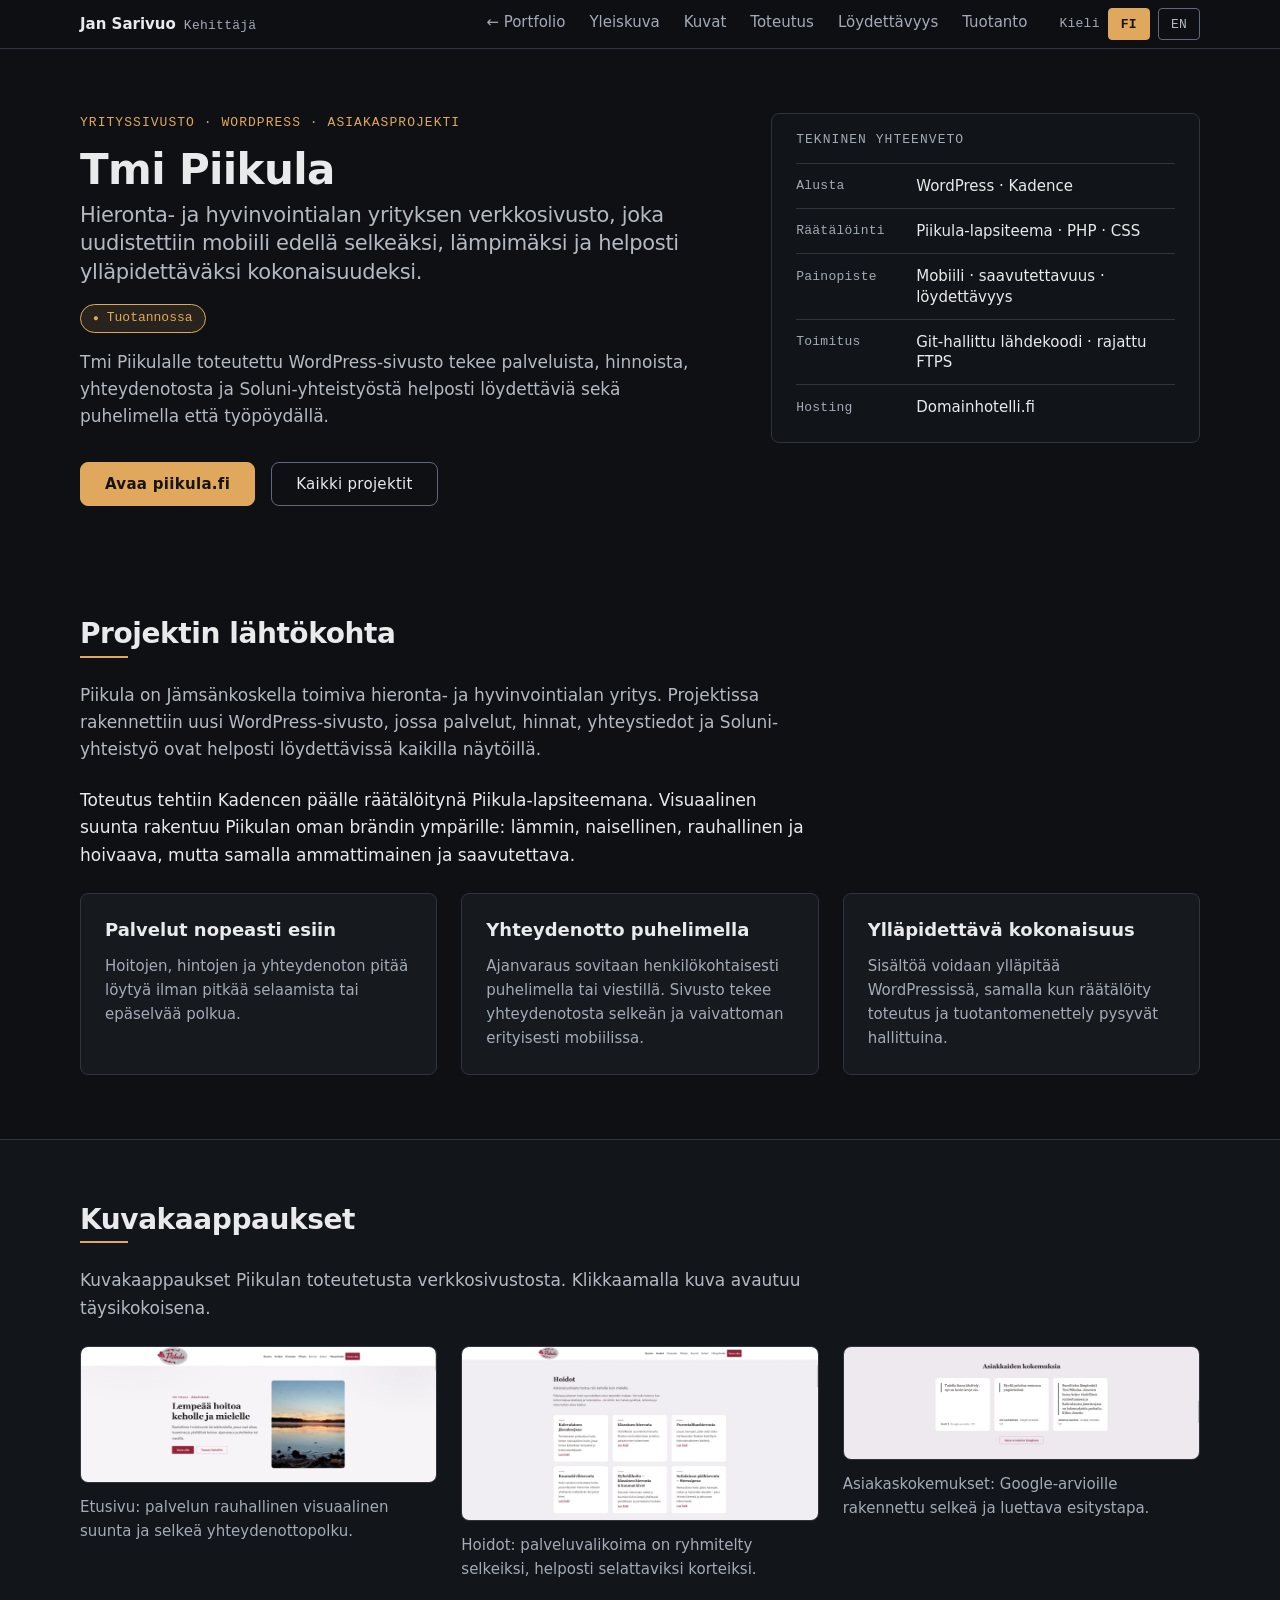
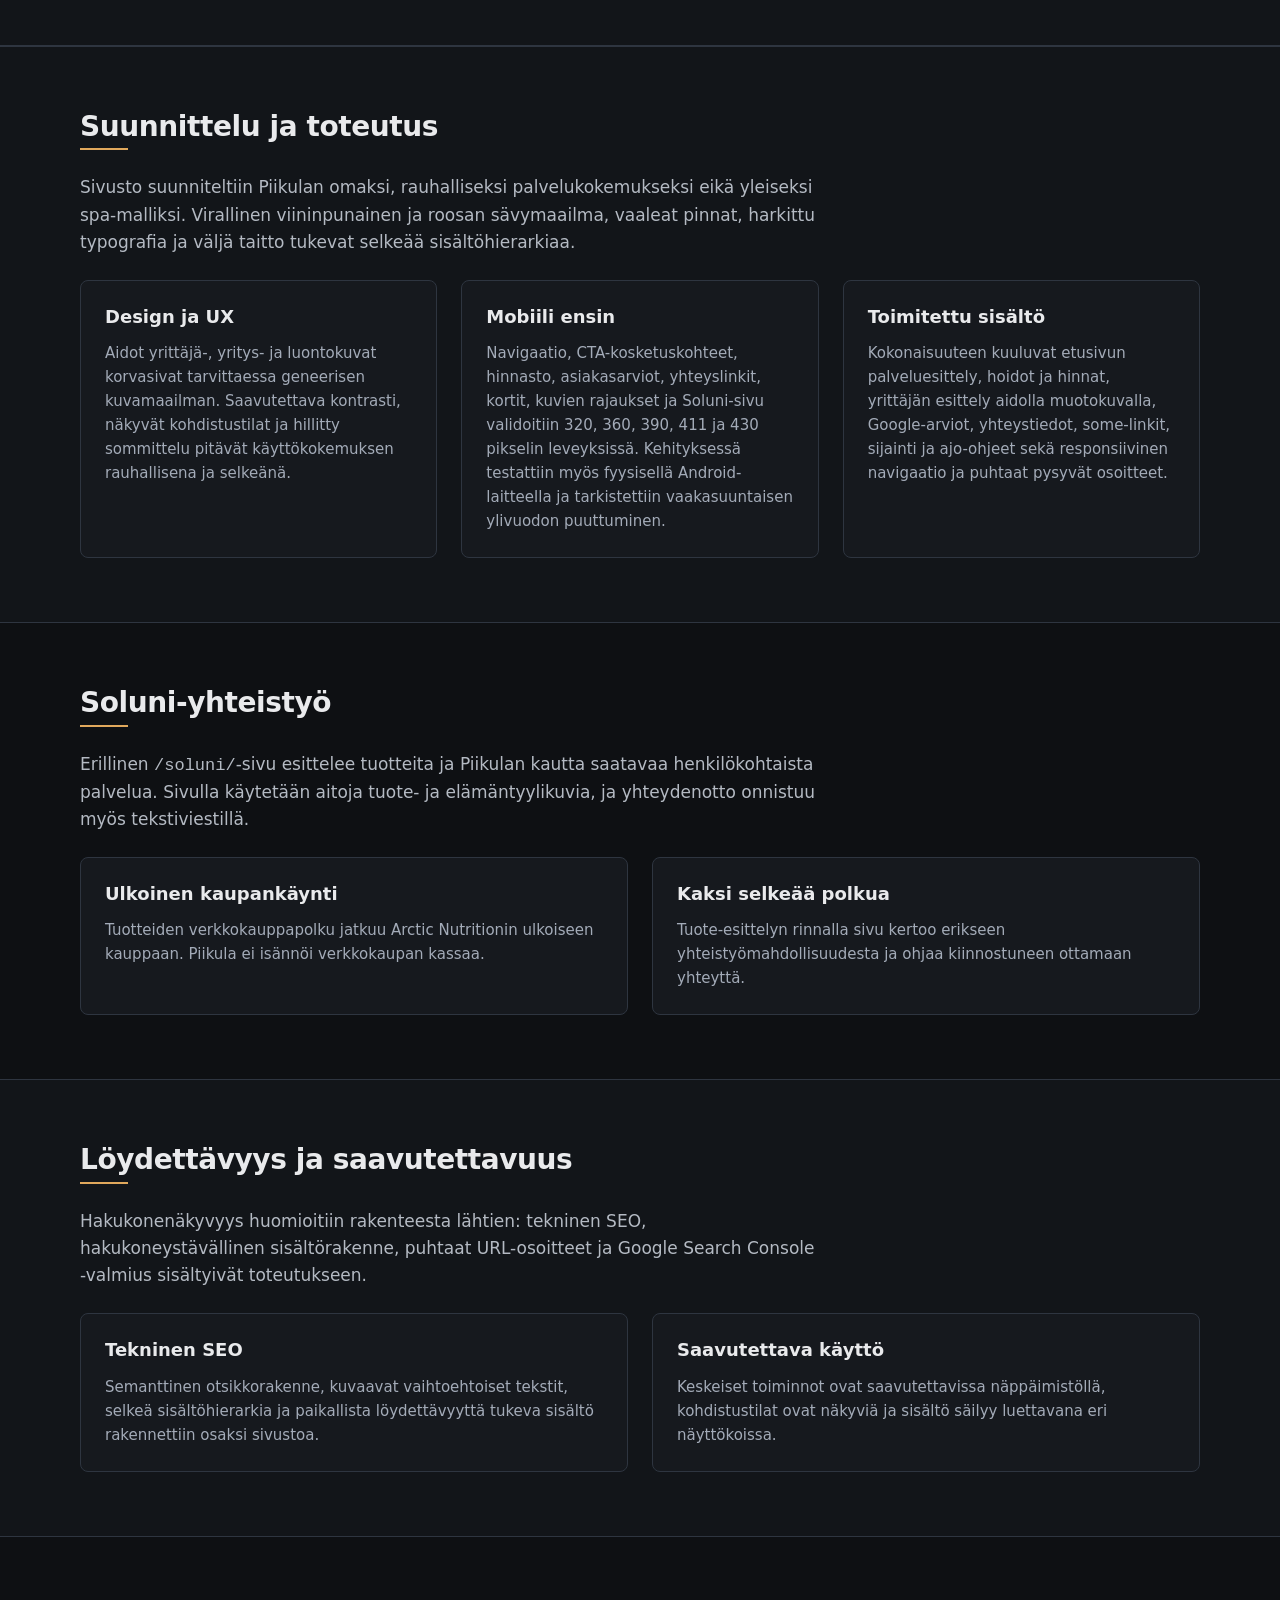
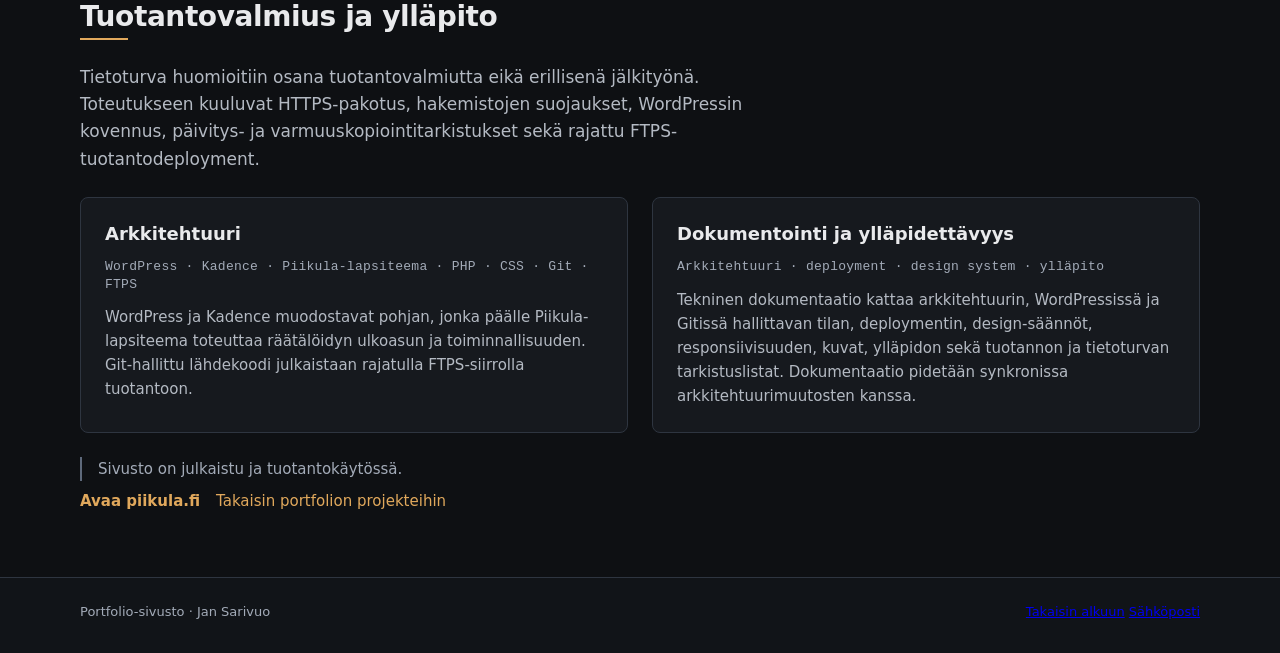
<file: piikula/index.html>
<!DOCTYPE html>
<html lang="fi">
<head>
    <meta charset="UTF-8" />
    <title>Tmi Piikula – asiakasprojekti | Jan Sarivuo</title>
    <meta name="viewport" content="width=device-width, initial-scale=1" />

    <meta name="description" content="Tmi Piikula -asiakasprojekti: mobiili edellä toteutettu WordPress-yrityssivusto, jossa tekninen SEO, saavutettavuus, suorituskyky ja tietoturva huomioitiin tuotantoon asti.">
    <meta name="author" content="Jan Sarivuo">
    <meta name="robots" content="index,follow" />

    <link rel="canonical" href="https://janstech.github.io/piikula/">

    <meta property="og:title" content="Tmi Piikula – asiakasprojekti | Jan Sarivuo">
    <meta property="og:description" content="Mobiili edellä toteutettu WordPress-yrityssivusto: räätälöity lapsiteema, saavutettavuus, tekninen SEO, tuotantovalmius ja ylläpidettävä sisältörakenne.">
    <meta property="og:type" content="website">
    <meta property="og:url" content="https://janstech.github.io/piikula/">
    <meta property="og:locale" content="fi_FI">
    <meta property="og:locale:alternate" content="en_US">
    <meta property="og:site_name" content="Jan Sarivuo – Portfolio">

    <meta name="twitter:card" content="summary">
    <meta name="twitter:title" content="Tmi Piikula – asiakasprojekti | Jan Sarivuo">
    <meta name="twitter:description" content="Mobiili edellä toteutettu WordPress-yrityssivusto, jossa saavutettavuus, tekninen SEO ja tuotantovalmius huomioitiin alusta asti.">

    <link rel="stylesheet" href="../css/style.css" />
    <link rel="icon" type="image/png" sizes="16x16" href="../images/favicon-16x16.png">
    <link rel="icon" type="image/png" sizes="32x32" href="../images/favicon-32x32.png">
    <link rel="icon" type="image/png" sizes="48x48" href="../images/favicon-48x48.png">
    <link rel="apple-touch-icon" href="../images/apple-touch-icon.png">
    <link rel="manifest" href="../manifest.json">
</head>

<body>
<a class="skip-link" href="#main" data-i18n="skip_link">Siirry pääsisältöön</a>

<header class="site-header">
    <div class="container header-inner">
        <a class="logo" href="../index.html">
            <span class="logo-name">Jan Sarivuo</span>
            <span class="logo-role" data-i18n="logo_role">Kehittäjä</span>
        </a>
        <nav class="nav" data-i18n-aria="nav_aria" aria-label="Projektisivun navigaatio">
            <a href="../index.html#projects" data-i18n="nav_back">&larr; Portfolio</a>
            <a href="#overview" data-i18n="nav_overview">Yleiskuva</a>
            <a href="#screens" data-i18n="nav_screens">Kuvat</a>
            <a href="#delivery" data-i18n="nav_delivery">Toteutus</a>
            <a href="#discoverability" data-i18n="nav_discoverability">Löydettävyys</a>
            <a href="#production" data-i18n="nav_production">Tuotanto</a>
        </nav>

        <div class="lang-switch">
            <span class="lang-label" data-i18n="lang_label">Kieli</span>
            <button id="btnFi" type="button">FI</button>
            <button id="btnEn" type="button">EN</button>
        </div>
    </div>
</header>

<main id="main" tabindex="-1">
    <section class="hero" id="top">
        <div class="container hero-inner">
            <div>
                <p class="hero-label" data-i18n="hero_label">Yrityssivusto · WordPress · Asiakasprojekti</p>
                <h1>Tmi Piikula</h1>
                <h2 class="hero-subtitle" data-i18n="hero_subtitle">Hieronta- ja hyvinvointialan yrityksen verkkosivusto, joka uudistettiin mobiili edellä selkeäksi, lämpimäksi ja helposti ylläpidettäväksi kokonaisuudeksi.</h2>
                <p class="status-pill" data-i18n="hero_status">Tuotannossa</p>
                <p class="lede" data-i18n="hero_lede">Tmi Piikulalle toteutettu WordPress-sivusto tekee palveluista, hinnoista, yhteydenotosta ja Soluni-yhteistyöstä helposti löydettäviä sekä puhelimella että työpöydällä.</p>
                <div class="hero-actions">
                    <a href="https://piikula.fi/" target="_blank" rel="noopener noreferrer" class="btn-primary" data-i18n="cta_live">Avaa piikula.fi</a>
                    <a href="../index.html#projects" class="btn-ghost" data-i18n="cta_back">Kaikki projektit</a>
                </div>
            </div>

            <aside class="spec" data-i18n-aria="spec_aria" aria-label="Projektin tekninen yhteenveto">
                <p class="spec-title" data-i18n="spec_title">Tekninen yhteenveto</p>
                <dl class="spec-list">
                    <div class="spec-row"><dt data-i18n="spec_platform_label">Alusta</dt><dd data-i18n="spec_platform_value">WordPress · Kadence</dd></div>
                    <div class="spec-row"><dt data-i18n="spec_theme_label">Räätälöinti</dt><dd data-i18n="spec_theme_value">Piikula-lapsiteema · PHP · CSS</dd></div>
                    <div class="spec-row"><dt data-i18n="spec_focus_label">Painopiste</dt><dd data-i18n="spec_focus_value">Mobiili · saavutettavuus · löydettävyys</dd></div>
                    <div class="spec-row"><dt data-i18n="spec_delivery_label">Toimitus</dt><dd data-i18n="spec_delivery_value">Git-hallittu lähdekoodi · rajattu FTPS</dd></div>
                    <div class="spec-row"><dt data-i18n="spec_hosting_label">Hosting</dt><dd data-i18n="spec_hosting_value">Domainhotelli.fi</dd></div>
                </dl>
            </aside>
        </div>
    </section>

    <section id="overview" class="section piikula-overview">
        <div class="container">
            <h2 class="section-title" data-i18n="overview_title">Projektin lähtökohta</h2>
            <p class="section-intro" data-i18n="overview_intro">Piikula on Jämsänkoskella toimiva hieronta- ja hyvinvointialan yritys. Projektissa rakennettiin uusi WordPress-sivusto, jossa palvelut, hinnat, yhteystiedot ja Soluni-yhteistyö ovat helposti löydettävissä kaikilla näytöillä.</p>
            <p data-i18n="overview_body">Toteutus tehtiin Kadencen päälle räätälöitynä Piikula-lapsiteemana. Visuaalinen suunta rakentuu Piikulan oman brändin ympärille: lämmin, naisellinen, rauhallinen ja hoivaava, mutta samalla ammattimainen ja saavutettava.</p>
            <div class="info-grid">
                <div class="card"><h3 data-i18n="goal1_title">Palvelut nopeasti esiin</h3><p data-i18n="goal1_body">Hoitojen, hintojen ja yhteydenoton pitää löytyä ilman pitkää selaamista tai epäselvää polkua.</p></div>
                <div class="card"><h3 data-i18n="goal2_title">Yhteydenotto puhelimella</h3><p data-i18n="goal2_body">Ajanvaraus sovitaan henkilökohtaisesti puhelimella tai viestillä. Sivusto tekee yhteydenotosta selkeän ja vaivattoman erityisesti mobiilissa.</p></div>
                <div class="card"><h3 data-i18n="goal3_title">Ylläpidettävä kokonaisuus</h3><p data-i18n="goal3_body">Sisältöä voidaan ylläpitää WordPressissä, samalla kun räätälöity toteutus ja tuotantomenettely pysyvät hallittuina.</p></div>
            </div>
        </div>
    </section>

    <section id="screens" class="section section-alt">
        <div class="container">
            <h2 class="section-title" data-i18n="screens_title">Kuvakaappaukset</h2>
            <p class="section-intro" data-i18n="screens_note">Kuvakaappaukset Piikulan toteutetusta verkkosivustosta. Klikkaamalla kuva avautuu täysikokoisena.</p>

            <div class="shot-grid">
                <figure class="shot">
                    <a href="../assets/piikula/piikula-home.webp" target="_blank" rel="noopener noreferrer">
                        <img src="../assets/piikula/piikula-home.webp" width="1600" height="611"
                             loading="lazy" decoding="async" data-i18n-alt="shot1_alt"
                             alt="Piikulan verkkosivuston etusivu työpöytänäkymässä" />
                    </a>
                    <figcaption data-i18n="shot1_cap">Etusivu: palvelun rauhallinen visuaalinen suunta ja selkeä yhteydenottopolku.</figcaption>
                </figure>

                <figure class="shot">
                    <a href="../assets/piikula/piikula-treatments.webp" target="_blank" rel="noopener noreferrer">
                        <img src="../assets/piikula/piikula-treatments.webp" width="1600" height="780"
                             loading="lazy" decoding="async" data-i18n-alt="shot2_alt"
                             alt="Piikulan verkkosivuston hoitovalikoima työpöytänäkymässä" />
                    </a>
                    <figcaption data-i18n="shot2_cap">Hoidot: palveluvalikoima on ryhmitelty selkeiksi, helposti selattaviksi korteiksi.</figcaption>
                </figure>

                <figure class="shot">
                    <a href="../assets/piikula/piikula-reviews.webp" target="_blank" rel="noopener noreferrer">
                        <img src="../assets/piikula/piikula-reviews.webp" width="1600" height="507"
                             loading="lazy" decoding="async" data-i18n-alt="shot3_alt"
                             alt="Piikulan verkkosivuston asiakasarviot työpöytänäkymässä" />
                    </a>
                    <figcaption data-i18n="shot3_cap">Asiakaskokemukset: Google-arvioille rakennettu selkeä ja luettava esitystapa.</figcaption>
                </figure>
            </div>
        </div>
    </section>

    <section id="delivery" class="section section-alt">
        <div class="container">
            <h2 class="section-title" data-i18n="delivery_title">Suunnittelu ja toteutus</h2>
            <p class="section-intro" data-i18n="delivery_intro">Sivusto suunniteltiin Piikulan omaksi, rauhalliseksi palvelukokemukseksi eikä yleiseksi spa-malliksi. Virallinen viininpunainen ja roosan sävymaailma, vaaleat pinnat, harkittu typografia ja väljä taitto tukevat selkeää sisältöhierarkiaa.</p>
            <div class="info-grid">
                <div class="card"><h3 data-i18n="design_title">Design ja UX</h3><p data-i18n="design_body">Aidot yrittäjä-, yritys- ja luontokuvat korvasivat tarvittaessa geneerisen kuvamaailman. Saavutettava kontrasti, näkyvät kohdistustilat ja hillitty sommittelu pitävät käyttökokemuksen rauhallisena ja selkeänä.</p></div>
                <div class="card"><h3 data-i18n="mobile_title">Mobiili ensin</h3><p data-i18n="mobile_body">Navigaatio, CTA-kosketuskohteet, hinnasto, asiakasarviot, yhteyslinkit, kortit, kuvien rajaukset ja Soluni-sivu validoitiin 320, 360, 390, 411 ja 430 pikselin leveyksissä. Kehityksessä testattiin myös fyysisellä Android-laitteella ja tarkistettiin vaakasuuntaisen ylivuodon puuttuminen.</p></div>
                <div class="card"><h3 data-i18n="content_title">Toimitettu sisältö</h3><p data-i18n="content_body">Kokonaisuuteen kuuluvat etusivun palveluesittely, hoidot ja hinnat, yrittäjän esittely aidolla muotokuvalla, Google-arviot, yhteystiedot, some-linkit, sijainti ja ajo-ohjeet sekä responsiivinen navigaatio ja puhtaat pysyvät osoitteet.</p></div>
            </div>
        </div>
    </section>

    <section id="soluni" class="section">
        <div class="container">
            <h2 class="section-title" data-i18n="soluni_title">Soluni-yhteistyö</h2>
            <p class="section-intro" data-i18n="soluni_intro">Erillinen <code>/soluni/</code>-sivu esittelee tuotteita ja Piikulan kautta saatavaa henkilökohtaista palvelua. Sivulla käytetään aitoja tuote- ja elämäntyylikuvia, ja yhteydenotto onnistuu myös tekstiviestillä.</p>
            <div class="info-grid">
                <div class="card"><h3 data-i18n="soluni_shop_title">Ulkoinen kaupankäynti</h3><p data-i18n="soluni_shop_body">Tuotteiden verkkokauppapolku jatkuu Arctic Nutritionin ulkoiseen kauppaan. Piikula ei isännöi verkkokaupan kassaa.</p></div>
                <div class="card"><h3 data-i18n="soluni_contact_title">Kaksi selkeää polkua</h3><p data-i18n="soluni_contact_body">Tuote-esittelyn rinnalla sivu kertoo erikseen yhteistyömahdollisuudesta ja ohjaa kiinnostuneen ottamaan yhteyttä.</p></div>
            </div>
        </div>
    </section>

    <section id="discoverability" class="section section-alt">
        <div class="container">
            <h2 class="section-title" data-i18n="discoverability_title">Löydettävyys ja saavutettavuus</h2>
            <p class="section-intro" data-i18n="discoverability_intro">Hakukonenäkyvyys huomioitiin rakenteesta lähtien: tekninen SEO, hakukoneystävällinen sisältörakenne, puhtaat URL-osoitteet ja Google Search Console -valmius ovat osa julkaisun valmistelua.</p>
            <div class="info-grid">
                <div class="card"><h3 data-i18n="seo_title">Tekninen SEO</h3><p data-i18n="seo_body">Semanttinen otsikkorakenne, kuvaavat vaihtoehtoiset tekstit, selkeä sisältöhierarkia ja paikallista löydettävyyttä tukeva sisältö rakennettiin osaksi sivustoa.</p></div>
                <div class="card"><h3 data-i18n="accessibility_title">Saavutettava käyttö</h3><p data-i18n="accessibility_body">Keskeiset toiminnot ovat saavutettavissa näppäimistöllä, kohdistustilat ovat näkyviä ja sisältö säilyy luettavana eri näyttökoissa.</p></div>
            </div>
        </div>
    </section>

    <section id="production" class="section">
        <div class="container">
            <h2 class="section-title" data-i18n="production_title">Tuotantovalmius ja ylläpito</h2>
            <p class="section-intro" data-i18n="production_intro">Tietoturva huomioitiin osana tuotantovalmiutta eikä erillisenä jälkityönä. Toteutukseen kuuluvat HTTPS-pakotus, hakemistojen suojaukset, WordPressin kovennus, päivitys- ja varmuuskopiointitarkistukset sekä rajattu FTPS-tuotantodeployment.</p>
            <div class="project-grid">
                <article class="card project-card"><h3 data-i18n="architecture_title">Arkkitehtuuri</h3><p class="project-meta" data-i18n="architecture_meta">WordPress · Kadence · Piikula-lapsiteema · PHP · CSS · Git · FTPS</p><p data-i18n="architecture_body">WordPress ja Kadence muodostavat pohjan, jonka päälle Piikula-lapsiteema toteuttaa räätälöidyn ulkoasun ja toiminnallisuuden. Git-hallittu lähdekoodi julkaistaan rajatulla FTPS-siirrolla tuotantoon.</p></article>
                <article class="card project-card"><h3 data-i18n="docs_title">Dokumentointi ja ylläpidettävyys</h3><p class="project-meta" data-i18n="docs_meta">Arkkitehtuuri · deployment · design system · ylläpito</p><p data-i18n="docs_body">Tekninen dokumentaatio kattaa arkkitehtuurin, WordPressissä ja Gitissä hallittavan tilan, deploymentin, design-säännöt, responsiivisuuden, kuvat, ylläpidon sekä tuotannon ja tietoturvan tarkistuslistat. Dokumentaatio pidetään synkronissa arkkitehtuurimuutosten kanssa.</p></article>
            </div>
            <p class="disclaimer" data-i18n="production_note">Sivusto on julkaistu ja tuotantokäytössä.</p>
            <div class="project-actions">
                <a class="link-primary" href="https://piikula.fi/" target="_blank" rel="noopener noreferrer" data-i18n="link_live">Avaa piikula.fi</a>
                <a href="../index.html#projects" data-i18n="link_back">Takaisin portfolion projekteihin</a>
            </div>
        </div>
    </section>
</main>

<footer class="site-footer">
    <div class="container footer-inner">
        <p data-i18n="footer_note">Portfolio-sivusto · Jan Sarivuo</p>
        <div class="footer-links" data-i18n-aria="footer_aria" aria-label="Footerin linkit">
            <a href="#top" data-i18n="footer_top">Takaisin alkuun</a>
            <a href="mailto:jan.sarivuo@gmail.com" data-i18n="footer_email">Sähköposti</a>
        </div>
    </div>
</footer>

<script>
const dict = {
    fi: {
        page_title: "Tmi Piikula – asiakasprojekti | Jan Sarivuo", skip_link: "Siirry pääsisältöön", logo_role: "Kehittäjä", nav_aria: "Projektisivun navigaatio", nav_back: "&larr; Portfolio", nav_overview: "Yleiskuva", nav_screens: "Kuvat", nav_delivery: "Toteutus", nav_discoverability: "Löydettävyys", nav_production: "Tuotanto", lang_label: "Kieli",
        hero_label: "Yrityssivusto · WordPress · Asiakasprojekti", hero_subtitle: "Hieronta- ja hyvinvointialan yrityksen verkkosivusto, joka uudistettiin mobiili edellä selkeäksi, lämpimäksi ja helposti ylläpidettäväksi kokonaisuudeksi.", hero_status: "Tuotannossa", hero_lede: "Tmi Piikulalle toteutettu WordPress-sivusto tekee palveluista, hinnoista, yhteydenotosta ja Soluni-yhteistyöstä helposti löydettäviä sekä puhelimella että työpöydällä.", cta_live: "Avaa piikula.fi", cta_back: "Kaikki projektit",
        spec_aria: "Projektin tekninen yhteenveto", spec_title: "Tekninen yhteenveto", spec_platform_label: "Alusta", spec_platform_value: "WordPress · Kadence", spec_theme_label: "Räätälöinti", spec_theme_value: "Piikula-lapsiteema · PHP · CSS", spec_focus_label: "Painopiste", spec_focus_value: "Mobiili · saavutettavuus · löydettävyys", spec_delivery_label: "Toimitus", spec_delivery_value: "Git-hallittu lähdekoodi · rajattu FTPS", spec_hosting_label: "Hosting", spec_hosting_value: "Domainhotelli.fi",
        overview_title: "Projektin lähtökohta", overview_intro: "Piikula on Jämsänkoskella toimiva hieronta- ja hyvinvointialan yritys. Projektissa rakennettiin uusi WordPress-sivusto, jossa palvelut, hinnat, yhteystiedot ja Soluni-yhteistyö ovat helposti löydettävissä kaikilla näytöillä.", overview_body: "Toteutus tehtiin Kadencen päälle räätälöitynä Piikula-lapsiteemana. Visuaalinen suunta rakentuu Piikulan oman brändin ympärille: lämmin, naisellinen, rauhallinen ja hoivaava, mutta samalla ammattimainen ja saavutettava.", goal1_title: "Palvelut nopeasti esiin", goal1_body: "Hoitojen, hintojen ja yhteydenoton pitää löytyä ilman pitkää selaamista tai epäselvää polkua.", goal2_title: "Yhteydenotto puhelimella", goal2_body: "Ajanvaraus sovitaan henkilökohtaisesti puhelimella tai viestillä. Sivusto tekee yhteydenotosta selkeän ja vaivattoman erityisesti mobiilissa.", goal3_title: "Ylläpidettävä kokonaisuus", goal3_body: "Sisältöä voidaan ylläpitää WordPressissä, samalla kun räätälöity toteutus ja tuotantomenettely pysyvät hallittuina.",
        screens_title: "Kuvakaappaukset", screens_note: "Kuvakaappaukset Piikulan toteutetusta verkkosivustosta. Klikkaamalla kuva avautuu täysikokoisena.", shot1_alt: "Piikulan verkkosivuston etusivu työpöytänäkymässä", shot1_cap: "Etusivu: palvelun rauhallinen visuaalinen suunta ja selkeä yhteydenottopolku.", shot2_alt: "Piikulan verkkosivuston hoitovalikoima työpöytänäkymässä", shot2_cap: "Hoidot: palveluvalikoima on ryhmitelty selkeiksi, helposti selattaviksi korteiksi.", shot3_alt: "Piikulan verkkosivuston asiakasarviot työpöytänäkymässä", shot3_cap: "Asiakaskokemukset: Google-arvioille rakennettu selkeä ja luettava esitystapa.",
        delivery_title: "Suunnittelu ja toteutus", delivery_intro: "Sivusto suunniteltiin Piikulan omaksi, rauhalliseksi palvelukokemukseksi eikä yleiseksi spa-malliksi. Virallinen viininpunainen ja roosan sävymaailma, vaaleat pinnat, harkittu typografia ja väljä taitto tukevat selkeää sisältöhierarkiaa.", design_title: "Design ja UX", design_body: "Aidot yrittäjä-, yritys- ja luontokuvat korvasivat tarvittaessa geneerisen kuvamaailman. Saavutettava kontrasti, näkyvät kohdistustilat ja hillitty sommittelu pitävät käyttökokemuksen rauhallisena ja selkeänä.", mobile_title: "Mobiili ensin", mobile_body: "Navigaatio, CTA-kosketuskohteet, hinnasto, asiakasarviot, yhteyslinkit, kortit, kuvien rajaukset ja Soluni-sivu validoitiin 320, 360, 390, 411 ja 430 pikselin leveyksissä. Kehityksessä testattiin myös fyysisellä Android-laitteella ja tarkistettiin vaakasuuntaisen ylivuodon puuttuminen.", content_title: "Toimitettu sisältö", content_body: "Kokonaisuuteen kuuluvat etusivun palveluesittely, hoidot ja hinnat, yrittäjän esittely aidolla muotokuvalla, Google-arviot, yhteystiedot, some-linkit, sijainti ja ajo-ohjeet sekä responsiivinen navigaatio ja puhtaat pysyvät osoitteet.",
        soluni_title: "Soluni-yhteistyö", soluni_intro: "Erillinen <code>/soluni/</code>-sivu esittelee tuotteita ja Piikulan kautta saatavaa henkilökohtaista palvelua. Sivulla käytetään aitoja tuote- ja elämäntyylikuvia, ja yhteydenotto onnistuu myös tekstiviestillä.", soluni_shop_title: "Ulkoinen kaupankäynti", soluni_shop_body: "Tuotteiden verkkokauppapolku jatkuu Arctic Nutritionin ulkoiseen kauppaan. Piikula ei isännöi verkkokaupan kassaa.", soluni_contact_title: "Kaksi selkeää polkua", soluni_contact_body: "Tuote-esittelyn rinnalla sivu kertoo erikseen yhteistyömahdollisuudesta ja ohjaa kiinnostuneen ottamaan yhteyttä.",
        discoverability_title: "Löydettävyys ja saavutettavuus", discoverability_intro: "Hakukonenäkyvyys huomioitiin rakenteesta lähtien: tekninen SEO, hakukoneystävällinen sisältörakenne, puhtaat URL-osoitteet ja Google Search Console -valmius sisältyivät toteutukseen.", seo_title: "Tekninen SEO", seo_body: "Semanttinen otsikkorakenne, kuvaavat vaihtoehtoiset tekstit, selkeä sisältöhierarkia ja paikallista löydettävyyttä tukeva sisältö rakennettiin osaksi sivustoa.", accessibility_title: "Saavutettava käyttö", accessibility_body: "Keskeiset toiminnot ovat saavutettavissa näppäimistöllä, kohdistustilat ovat näkyviä ja sisältö säilyy luettavana eri näyttökoissa.",
        production_title: "Tuotantovalmius ja ylläpito", production_intro: "Tietoturva huomioitiin osana tuotantovalmiutta eikä erillisenä jälkityönä. Toteutukseen kuuluvat HTTPS-pakotus, hakemistojen suojaukset, WordPressin kovennus, päivitys- ja varmuuskopiointitarkistukset sekä rajattu FTPS-tuotantodeployment.", architecture_title: "Arkkitehtuuri", architecture_meta: "WordPress · Kadence · Piikula-lapsiteema · PHP · CSS · Git · FTPS", architecture_body: "WordPress ja Kadence muodostavat pohjan, jonka päälle Piikula-lapsiteema toteuttaa räätälöidyn ulkoasun ja toiminnallisuuden. Git-hallittu lähdekoodi julkaistaan rajatulla FTPS-siirrolla tuotantoon.", docs_title: "Dokumentointi ja ylläpidettävyys", docs_meta: "Arkkitehtuuri · deployment · design system · ylläpito", docs_body: "Tekninen dokumentaatio kattaa arkkitehtuurin, WordPressissä ja Gitissä hallittavan tilan, deploymentin, design-säännöt, responsiivisuuden, kuvat, ylläpidon sekä tuotannon ja tietoturvan tarkistuslistat. Dokumentaatio pidetään synkronissa arkkitehtuurimuutosten kanssa.", production_note: "Sivusto on julkaistu ja tuotantokäytössä.", link_live: "Avaa piikula.fi", link_back: "Takaisin portfolion projekteihin", footer_note: "Portfolio-sivusto · Jan Sarivuo", footer_aria: "Footerin linkit", footer_top: "Takaisin alkuun", footer_email: "Sähköposti"
    },
    en: {
        page_title: "Tmi Piikula – Client Project | Jan Sarivuo", skip_link: "Skip to main content", logo_role: "Developer", nav_aria: "Project page navigation", nav_back: "&larr; Portfolio", nav_overview: "Overview", nav_screens: "Screenshots", nav_delivery: "Implementation", nav_discoverability: "Discoverability", nav_production: "Production", lang_label: "Language",
        hero_label: "Business website · WordPress · Client project", hero_subtitle: "A website for a massage and wellbeing business, rebuilt as a clear, warm and maintainable mobile-first experience.", hero_status: "Live in production", hero_lede: "The WordPress website built for Tmi Piikula makes services, pricing, contact details and the Soluni partnership easy to discover on both mobile and desktop.", cta_live: "Visit piikula.fi", cta_back: "All projects",
        spec_aria: "Technical project summary", spec_title: "Technical summary", spec_platform_label: "Platform", spec_platform_value: "WordPress · Kadence", spec_theme_label: "Customisation", spec_theme_value: "Piikula child theme · PHP · CSS", spec_focus_label: "Focus", spec_focus_value: "Mobile · accessibility · discoverability", spec_delivery_label: "Delivery", spec_delivery_value: "Git-managed source · scoped FTPS", spec_hosting_label: "Hosting", spec_hosting_value: "Domainhotelli.fi",
        overview_title: "Project context", overview_intro: "Piikula is a massage and wellbeing business based in Jämsänkoski, Finland. The project involved building a new WordPress website where services, pricing, contact information and the Soluni partnership are easy to discover on every screen size.", overview_body: "The implementation uses a custom Piikula child theme on top of Kadence. The visual direction was built around Piikula's own brand: warm, feminine, calm and caring while remaining professional and accessible.", goal1_title: "Services easy to find", goal1_body: "Treatments, prices, and contact details need to be available without long scrolling or an unclear route.", goal2_title: "Mobile contact", goal2_body: "Appointments are arranged personally by phone or message. The site makes getting in touch clear and effortless, especially on mobile.", goal3_title: "A maintainable whole", goal3_body: "Content can be maintained in WordPress while the custom implementation and production process remain controlled.",
        screens_title: "Screenshots", screens_note: "Screenshots from Piikula's completed website. Click an image to open it at full size.", shot1_alt: "Piikula website homepage on desktop", shot1_cap: "Homepage: a calm visual direction for the service and a clear route to contact.", shot2_alt: "Piikula website treatment selection on desktop", shot2_cap: "Treatments: the service selection is grouped into clear, easy-to-scan cards.", shot3_alt: "Piikula website customer reviews on desktop", shot3_cap: "Customer experiences: a clear and readable presentation for Google reviews.",
        delivery_title: "Design and implementation", delivery_intro: "The site was designed as Piikula's own calm service experience, not a generic spa template. The official burgundy and rose identity, light surfaces, restrained typography, and generous composition support a clear content hierarchy.", design_title: "Design and UX", design_body: "Authentic owner, business, and nature photography replaced generic imagery where appropriate. Accessible contrast, visible focus states, and restrained composition keep the experience calm and clear.", mobile_title: "Mobile first", mobile_body: "Navigation, CTA touch targets, pricing, customer reviews, contact links, cards, image crops, and the Soluni page were validated at 320, 360, 390, 411, and 430 pixel widths. Development also included testing on a physical Android device and horizontal-overflow checks.", content_title: "Delivered content", content_body: "The delivery includes the homepage service presentation, treatments and pricing, entrepreneur introduction with an authentic portrait, Google reviews, contact details, social links, location and directions, plus responsive navigation and clean permanent URLs.",
        soluni_title: "Soluni partnership", soluni_intro: "The dedicated <code>/soluni/</code> page presents products and the personal service available through Piikula. It uses authentic product and lifestyle imagery, with SMS as another contact option.", soluni_shop_title: "External commerce", soluni_shop_body: "The product commerce journey continues to Arctic Nutrition's external shop. Piikula does not host an ecommerce checkout.", soluni_contact_title: "Two clear paths", soluni_contact_body: "Alongside the product presentation, the page separately explains the business opportunity and directs interested visitors to get in touch.",
        discoverability_title: "Discoverability and accessibility", discoverability_intro: "Search visibility was considered from the structure onward: technical SEO, search-friendly content architecture, clean URLs, and Google Search Console readiness were included in the implementation.", seo_title: "Technical SEO", seo_body: "A semantic heading structure, descriptive alternative text, clear content hierarchy, and content supporting local discoverability were built into the site.", accessibility_title: "Accessible use", accessibility_body: "Key actions are available by keyboard, focus states are visible, and content remains readable across screen sizes.",
        production_title: "Production readiness and maintenance", production_intro: "Security was treated as part of production readiness rather than an afterthought. The delivery includes HTTPS enforcement, protected directory browsing, WordPress hardening, update and backup checks, and scoped FTPS deployment to production.", architecture_title: "Architecture", architecture_meta: "WordPress · Kadence · Piikula child theme · PHP · CSS · Git · FTPS", architecture_body: "WordPress and Kadence provide the base, with the Piikula child theme implementing the custom visual design and functionality. Git-managed source is deployed to production through scoped FTPS.", docs_title: "Documentation and maintainability", docs_meta: "Architecture · deployment · design system · maintenance", docs_body: "Maintained technical documentation covers the architecture, the state managed in WordPress versus Git, deployment, design rules, responsiveness, imagery, maintenance, and production and security checklists. It stays in sync with architectural changes.", production_note: "The website is published and live in production.", link_live: "Visit piikula.fi", link_back: "Back to portfolio projects", footer_note: "Portfolio website · Jan Sarivuo", footer_aria: "Footer links", footer_top: "Back to top", footer_email: "Email"
    }
};

function setLang(lang) {
    localStorage.setItem("portfolio_lang", lang);
    document.documentElement.lang = lang === "fi" ? "fi" : "en";
    document.title = dict[lang].page_title;
    for (const el of document.querySelectorAll("[data-i18n]")) {
        const key = el.getAttribute("data-i18n");
        if (dict[lang][key] != null) el.innerHTML = dict[lang][key];
    }
    for (const el of document.querySelectorAll("[data-i18n-aria]")) {
        const key = el.getAttribute("data-i18n-aria");
        if (dict[lang][key] != null) el.setAttribute("aria-label", dict[lang][key]);
    }
    const btnFi = document.getElementById("btnFi");
    const btnEn = document.getElementById("btnEn");
    btnFi.classList.toggle("active", lang === "fi");
    btnEn.classList.toggle("active", lang === "en");
    btnFi.setAttribute("aria-pressed", String(lang === "fi"));
    btnEn.setAttribute("aria-pressed", String(lang === "en"));
}

const savedLang = localStorage.getItem("portfolio_lang") || "fi";
document.getElementById("btnFi").addEventListener("click", () => setLang("fi"));
document.getElementById("btnEn").addEventListener("click", () => setLang("en"));
setLang(savedLang);
</script>
</body>
</html>
</file>
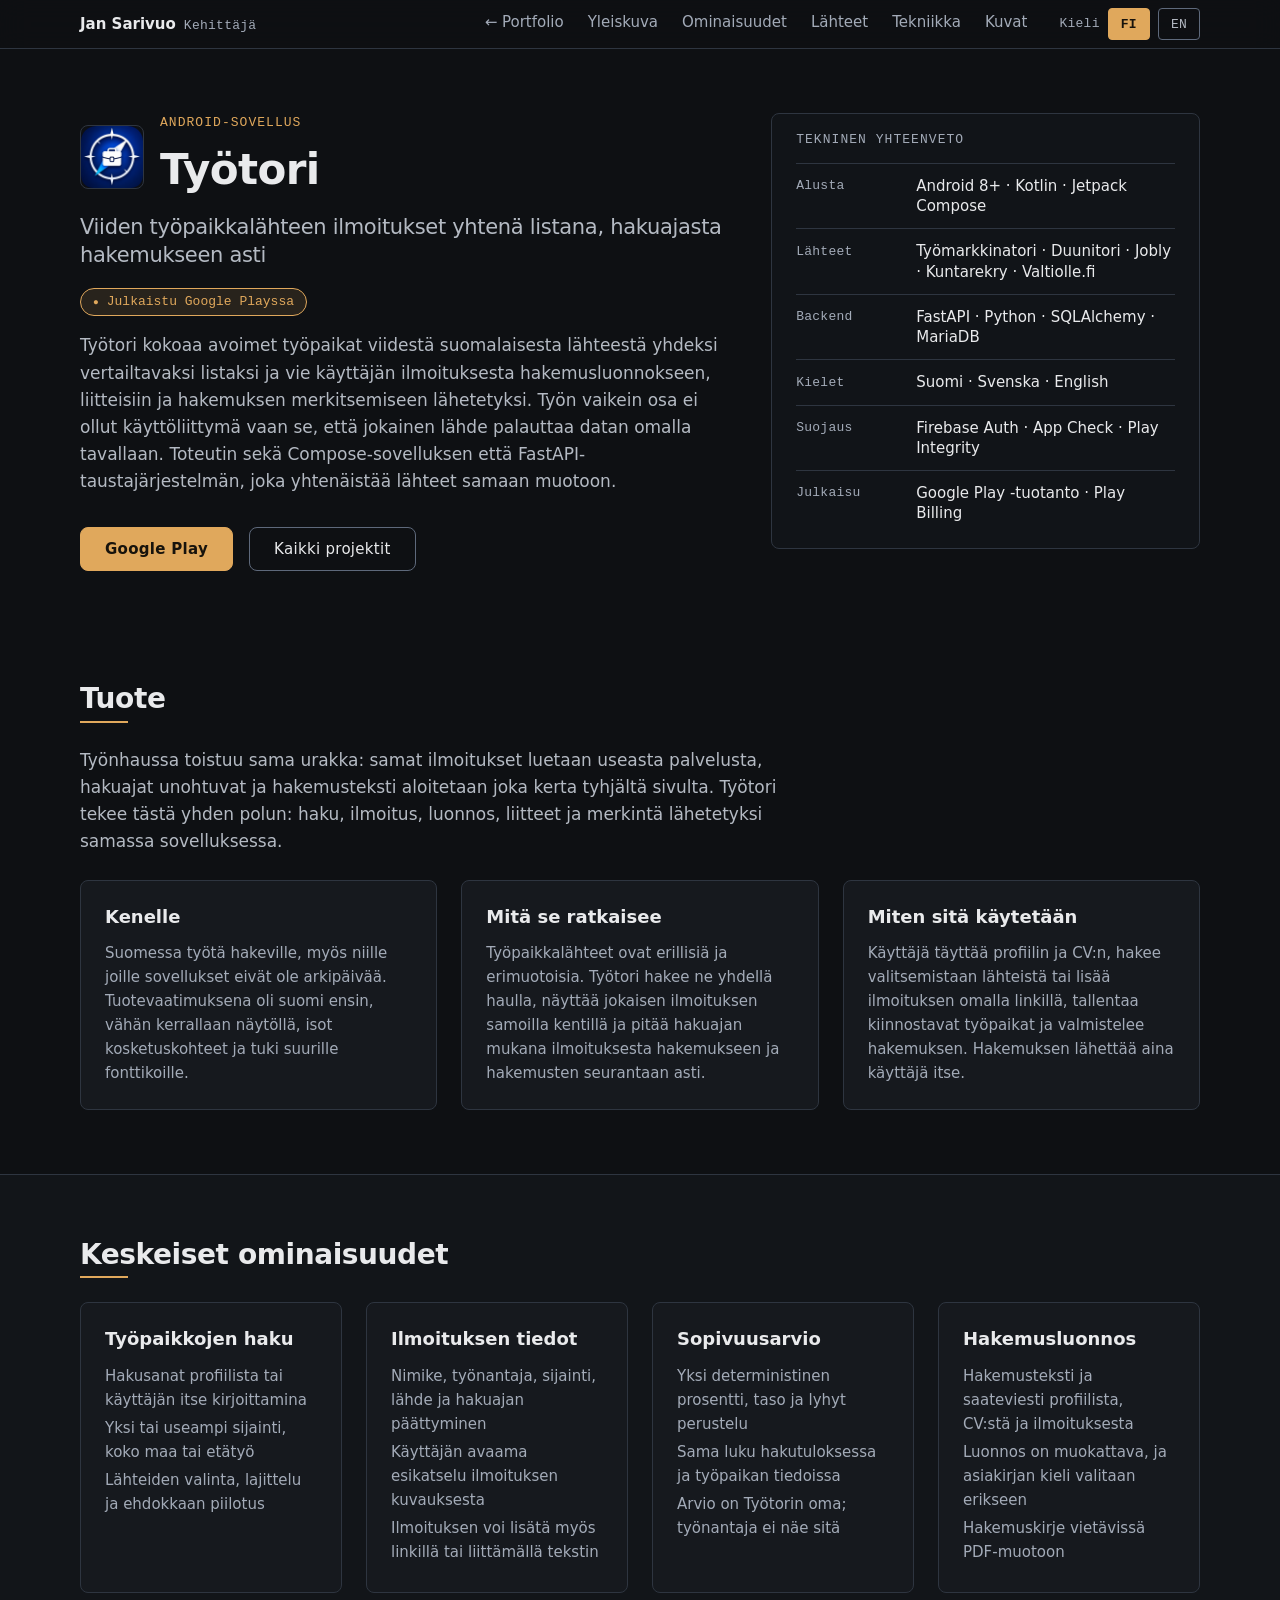
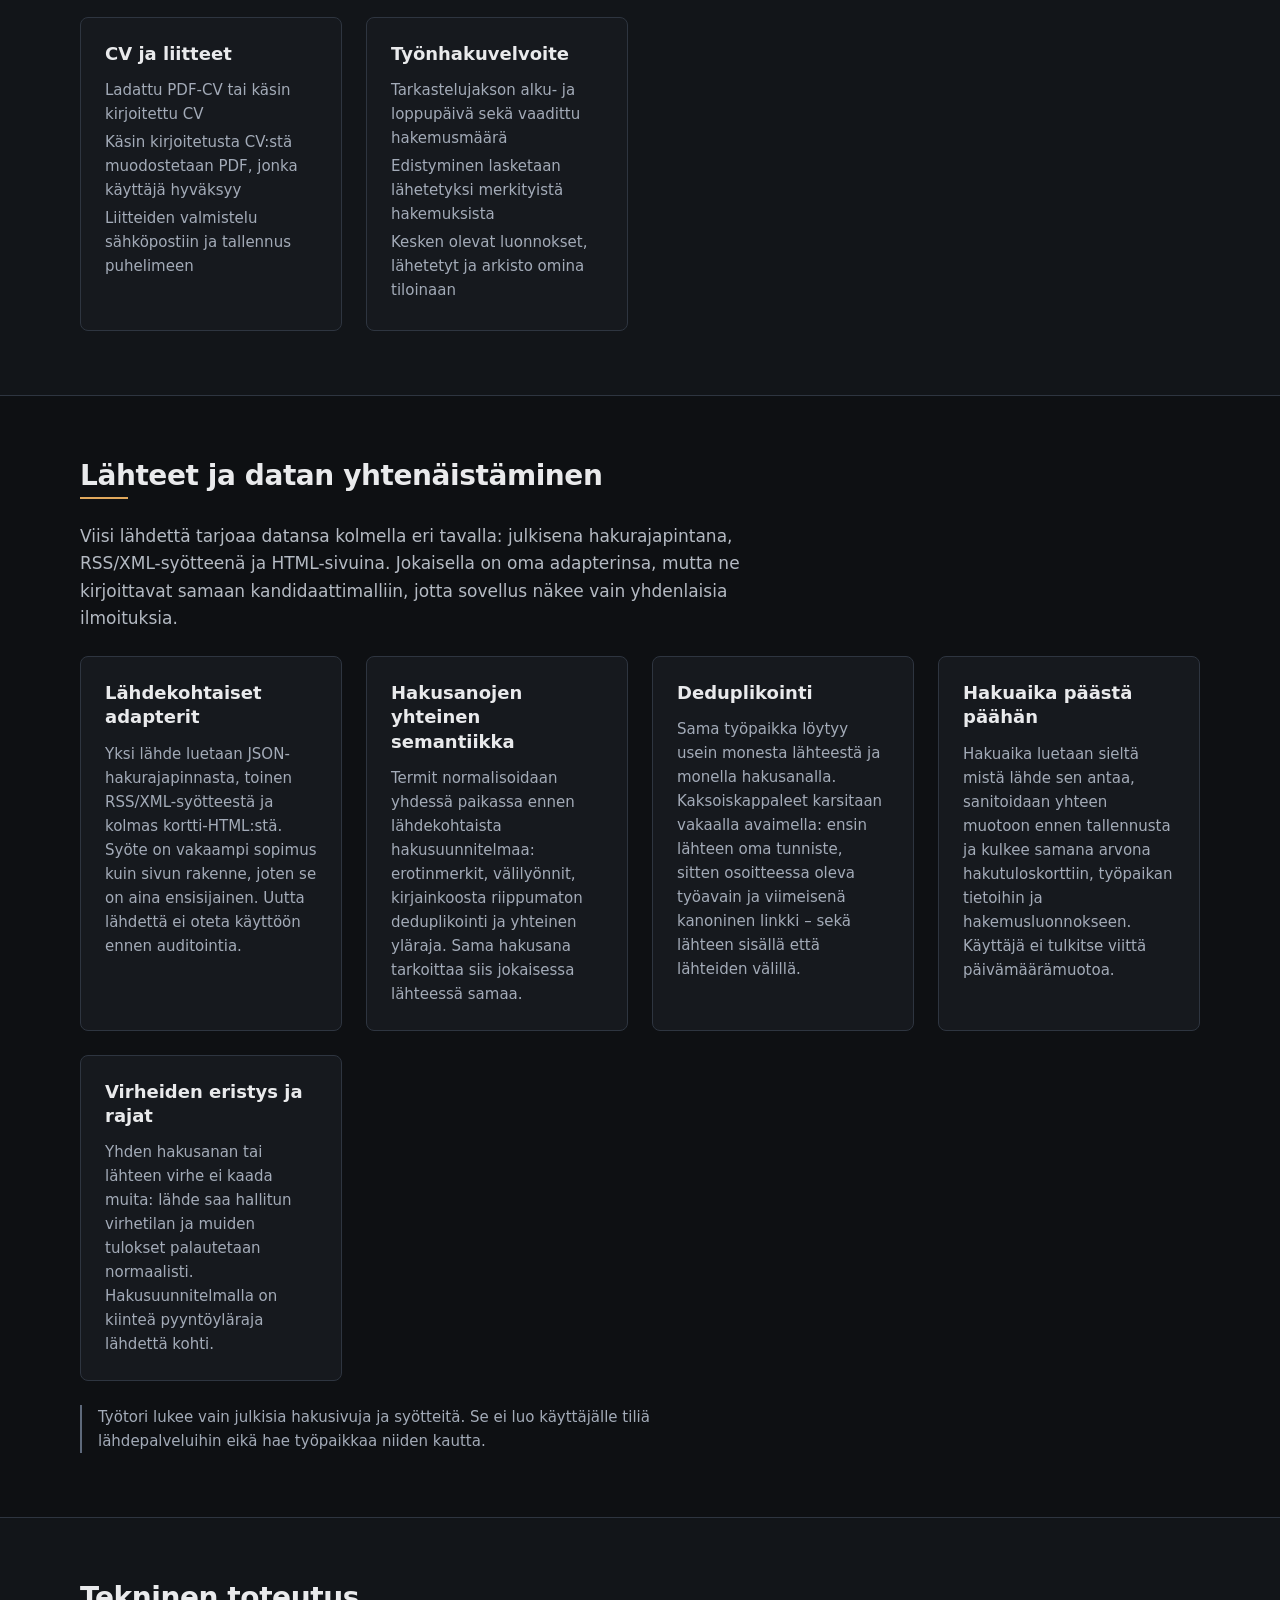
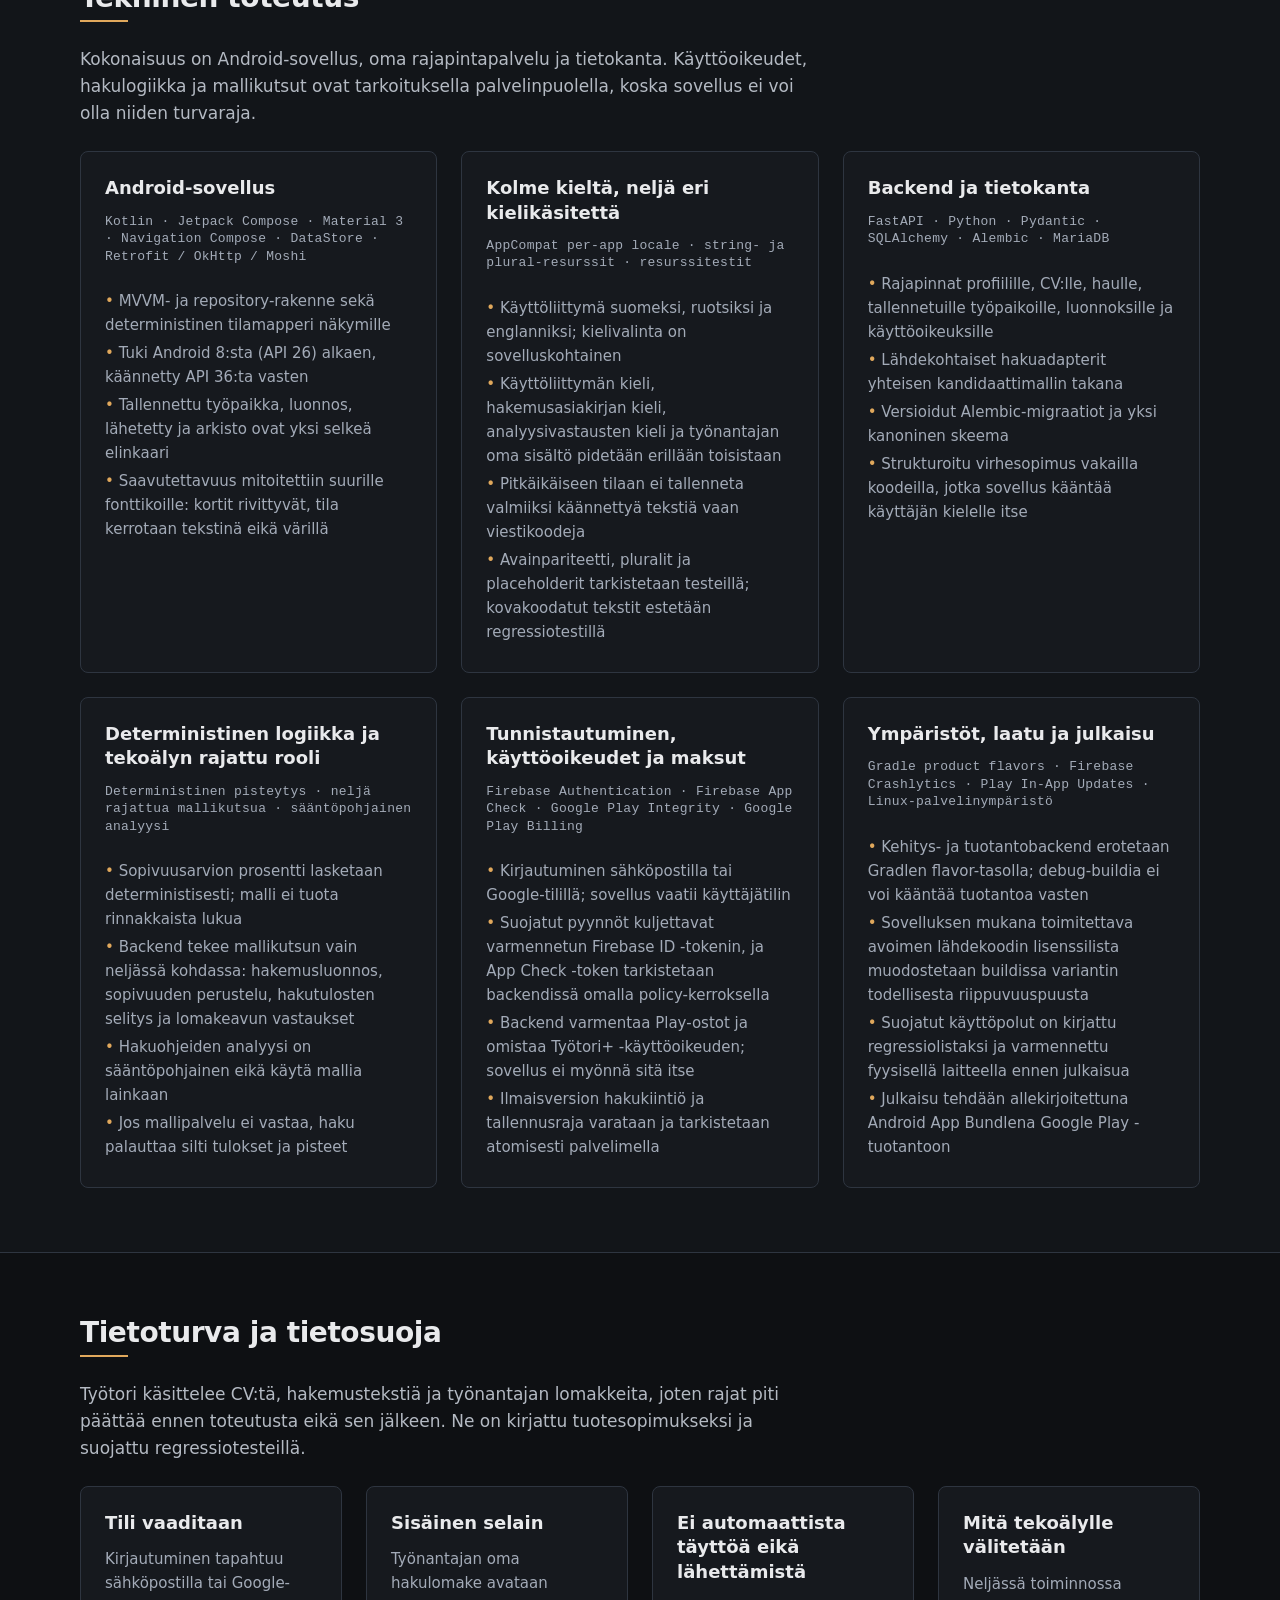
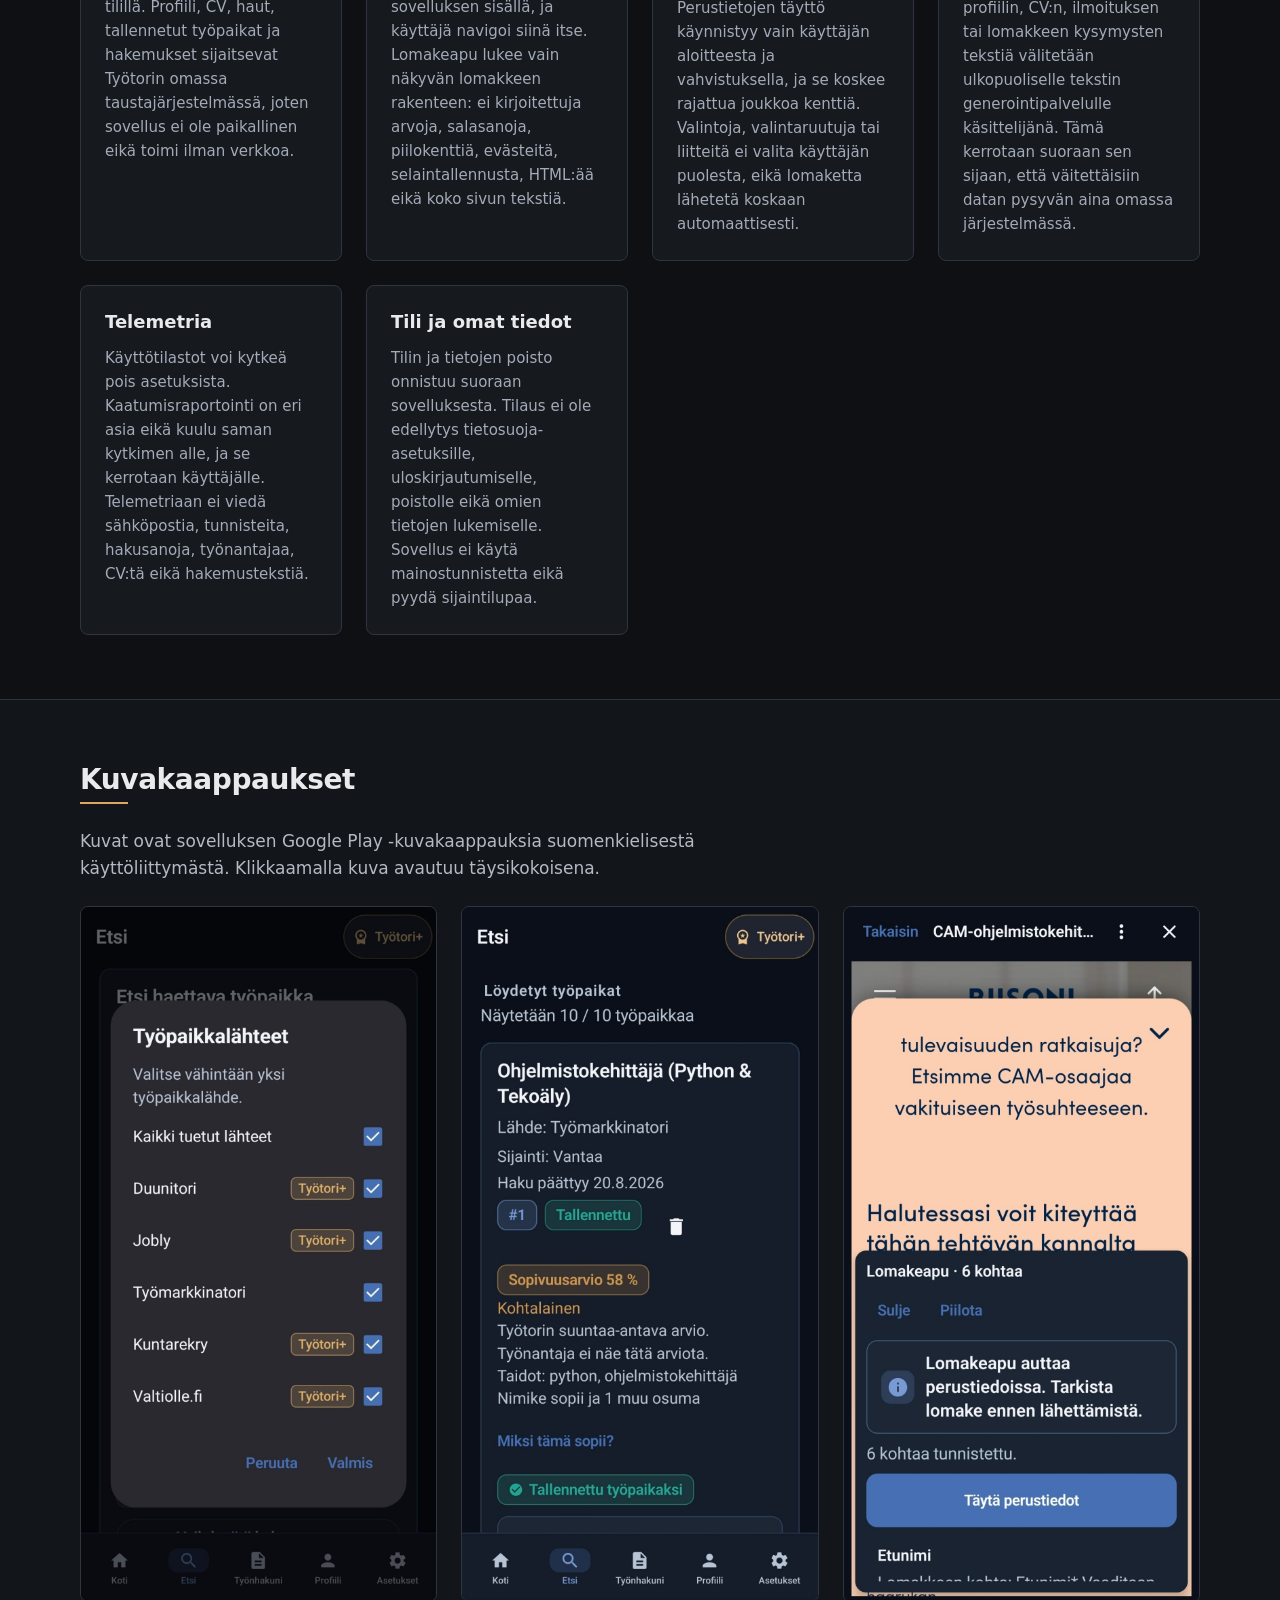
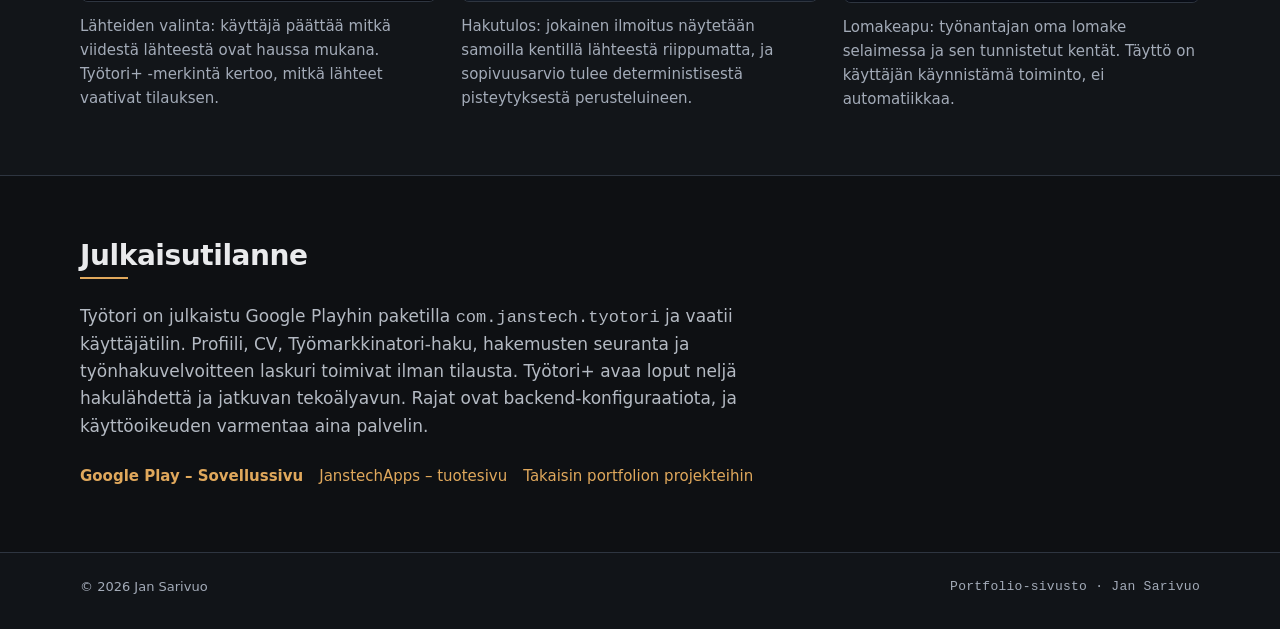
<file: tyotori/index.html>
<!DOCTYPE html>
<html lang="fi">
<head>
    <meta charset="UTF-8" />
    <title>Työtori – Android-sovellus | Jan Sarivuo</title>
    <meta name="viewport" content="width=device-width, initial-scale=1" />

    <meta name="description" content="Työtori on Google Playssa julkaistu Android-sovellus suomalaiseen työnhakuun: viiden työpaikkalähteen ilmoitukset yhtenä listana hakuaikoineen, deterministinen sopivuusarvio ja hakemuksen valmistelu. Taustalla oma FastAPI- ja MariaDB-palvelu.">
    <meta name="author" content="Jan Sarivuo">
    <meta name="robots" content="index,follow" />

    <link rel="canonical" href="https://janstech.github.io/tyotori/">

    <meta property="og:title" content="Työtori – Android-sovellus | Jan Sarivuo">
    <meta property="og:description" content="Android-sovellus suomalaiseen työnhakuun: viisi työpaikkalähdettä yhtenäistettynä, hakuajat, deterministinen sopivuusarvio ja hakemusluonnokset. Oma FastAPI-backend, MariaDB ja palvelinvarmennettu Työtori+ -käyttöoikeus.">
    <meta property="og:type" content="website">
    <meta property="og:url" content="https://janstech.github.io/tyotori/">
    <meta property="og:image" content="https://janstech.github.io/images/tyotori-logo.png">
    <meta property="og:locale" content="fi_FI">
    <meta property="og:locale:alternate" content="en_US">
    <meta property="og:site_name" content="Jan Sarivuo – Portfolio">

    <meta name="twitter:card" content="summary">
    <meta name="twitter:title" content="Työtori – Android-sovellus | Jan Sarivuo">
    <meta name="twitter:description" content="Android-sovellus suomalaiseen työnhakuun: viisi työpaikkalähdettä yhtenäistettynä, hakuajat ja hakemusluonnokset. Oma FastAPI + MariaDB -backend.">
    <meta name="twitter:image" content="https://janstech.github.io/images/tyotori-logo.png">

    <link rel="stylesheet" href="../css/style.css" />
    <link rel="icon" type="image/png" sizes="16x16" href="../images/favicon-16x16.png">
    <link rel="icon" type="image/png" sizes="32x32" href="../images/favicon-32x32.png">
    <link rel="icon" type="image/png" sizes="48x48" href="../images/favicon-48x48.png">
    <link rel="apple-touch-icon" href="../images/apple-touch-icon.png">
    <link rel="manifest" href="../manifest.json">
</head>

<body>
<a class="skip-link" href="#main" data-i18n="skip_link">Siirry pääsisältöön</a>

<header class="site-header">
    <div class="container header-inner">
        <a class="logo" href="../index.html">
            <span class="logo-name">Jan Sarivuo</span>
            <span class="logo-role" data-i18n="logo_role">Kehittäjä</span>
        </a>
        <nav class="nav" data-i18n-aria="nav_aria" aria-label="Sovellussivun navigaatio">
            <a href="../index.html#projects" data-i18n="nav_back">&larr; Portfolio</a>
            <a href="#overview" data-i18n="nav_overview">Yleiskuva</a>
            <a href="#features" data-i18n="nav_features">Ominaisuudet</a>
            <a href="#sources" data-i18n="nav_extra">Lähteet</a>
            <a href="#tech" data-i18n="nav_tech">Tekniikka</a>
            <a href="#screens" data-i18n="nav_screens">Kuvat</a>
        </nav>

        <div class="lang-switch">
            <span class="lang-label" data-i18n="lang_label">Kieli</span>
            <button id="btnFi" type="button">FI</button>
            <button id="btnEn" type="button">EN</button>
        </div>
    </div>
</header>

<main id="main" tabindex="-1">
    <section class="hero" id="top">
        <div class="container hero-inner">
            <div>
                <div class="app-hero-head">
                    <img class="app-hero-logo" src="../images/tyotori-logo.png"
                         data-i18n-alt="logo_alt" alt="Työtori-sovelluksen logo"
                         width="512" height="512" decoding="async" />
                    <div>
                        <p class="hero-label" data-i18n="hero_label">Android-sovellus</p>
                        <h1>Työtori</h1>
                    </div>
                </div>

                <h2 class="hero-subtitle" data-i18n="hero_subtitle">Viiden työpaikkalähteen ilmoitukset yhtenä listana, hakuajasta hakemukseen asti</h2>

                <p class="status-pill" data-i18n="hero_status">Julkaistu Google Playssa</p>

                <p class="lede" data-i18n="hero_lede">Työtori kokoaa avoimet työpaikat viidestä suomalaisesta lähteestä yhdeksi vertailtavaksi listaksi ja vie käyttäjän ilmoituksesta hakemusluonnokseen, liitteisiin ja hakemuksen merkitsemiseen lähetetyksi. Työn vaikein osa ei ollut käyttöliittymä vaan se, että jokainen lähde palauttaa datan omalla tavallaan. Toteutin sekä Compose-sovelluksen että FastAPI-taustajärjestelmän, joka yhtenäistää lähteet samaan muotoon.</p>

                <div class="hero-actions">
                    <a href="https://play.google.com/store/apps/details?id=com.janstech.tyotori" target="_blank" rel="noopener noreferrer" class="btn-primary"
                       data-i18n="cta_play">Google Play</a>
                    <a href="../index.html#projects" class="btn-ghost" data-i18n="cta_back">Kaikki projektit</a>
                </div>
            </div>

            <aside class="spec" data-i18n-aria="spec_aria" aria-label="Sovelluksen tekninen yhteenveto">
                <p class="spec-title" data-i18n="spec_title">Tekninen yhteenveto</p>
                <dl class="spec-list">
                    <div class="spec-row">
                        <dt data-i18n="spec_platform_label">Alusta</dt>
                        <dd data-i18n="spec_platform_value">Android 8+ · Kotlin · Jetpack Compose</dd>
                    </div>
                    <div class="spec-row">
                        <dt data-i18n="spec_sources_label">Lähteet</dt>
                        <dd data-i18n="spec_sources_value">Työmarkkinatori · Duunitori · Jobly · Kuntarekry · Valtiolle.fi</dd>
                    </div>
                    <div class="spec-row">
                        <dt data-i18n="spec_backend_label">Backend</dt>
                        <dd data-i18n="spec_backend_value">FastAPI · Python · SQLAlchemy · MariaDB</dd>
                    </div>
                    <div class="spec-row">
                        <dt data-i18n="spec_lang_label">Kielet</dt>
                        <dd data-i18n="spec_lang_value">Suomi · Svenska · English</dd>
                    </div>
                    <div class="spec-row">
                        <dt data-i18n="spec_protect_label">Suojaus</dt>
                        <dd data-i18n="spec_protect_value">Firebase Auth · App Check · Play Integrity</dd>
                    </div>
                    <div class="spec-row">
                        <dt data-i18n="spec_release_label">Julkaisu</dt>
                        <dd data-i18n="spec_release_value">Google Play -tuotanto · Play Billing</dd>
                    </div>
                </dl>
            </aside>
        </div>
    </section>

    <section id="overview" class="section">
        <div class="container">
            <h2 class="section-title" data-i18n="overview_title">Tuote</h2>
            <p class="section-intro" data-i18n="overview_intro">Työnhaussa toistuu sama urakka: samat ilmoitukset luetaan useasta palvelusta, hakuajat unohtuvat ja hakemusteksti aloitetaan joka kerta tyhjältä sivulta. Työtori tekee tästä yhden polun: haku, ilmoitus, luonnos, liitteet ja merkintä lähetetyksi samassa sovelluksessa.</p>

            <div class="info-grid">
                <div class="card">
                    <h3 data-i18n="ov1_title">Kenelle</h3>
                    <p data-i18n="ov1_body">Suomessa työtä hakeville, myös niille joille sovellukset eivät ole arkipäivää. Tuotevaatimuksena oli suomi ensin, vähän kerrallaan näytöllä, isot kosketuskohteet ja tuki suurille fonttikoille.</p>
                </div>

                <div class="card">
                    <h3 data-i18n="ov2_title">Mitä se ratkaisee</h3>
                    <p data-i18n="ov2_body">Työpaikkalähteet ovat erillisiä ja erimuotoisia. Työtori hakee ne yhdellä haulla, näyttää jokaisen ilmoituksen samoilla kentillä ja pitää hakuajan mukana ilmoituksesta hakemukseen ja hakemusten seurantaan asti.</p>
                </div>

                <div class="card">
                    <h3 data-i18n="ov3_title">Miten sitä käytetään</h3>
                    <p data-i18n="ov3_body">Käyttäjä täyttää profiilin ja CV:n, hakee valitsemistaan lähteistä tai lisää ilmoituksen omalla linkillä, tallentaa kiinnostavat työpaikat ja valmistelee hakemuksen. Hakemuksen lähettää aina käyttäjä itse.</p>
                </div>
            </div>
        </div>
    </section>

    <section id="features" class="section section-alt">
        <div class="container">
            <h2 class="section-title" data-i18n="features_title">Keskeiset ominaisuudet</h2>

            <div class="skills-grid">
                <div class="card">
                    <h3 data-i18n="f1_title">Työpaikkojen haku</h3>
                    <ul>
                        <li data-i18n="f1_1">Hakusanat profiilista tai käyttäjän itse kirjoittamina</li>
                        <li data-i18n="f1_2">Yksi tai useampi sijainti, koko maa tai etätyö</li>
                        <li data-i18n="f1_3">Lähteiden valinta, lajittelu ja ehdokkaan piilotus</li>
                    </ul>
                </div>

                <div class="card">
                    <h3 data-i18n="f2_title">Ilmoituksen tiedot</h3>
                    <ul>
                        <li data-i18n="f2_1">Nimike, työnantaja, sijainti, lähde ja hakuajan päättyminen</li>
                        <li data-i18n="f2_2">Käyttäjän avaama esikatselu ilmoituksen kuvauksesta</li>
                        <li data-i18n="f2_3">Ilmoituksen voi lisätä myös linkillä tai liittämällä tekstin</li>
                    </ul>
                </div>

                <div class="card">
                    <h3 data-i18n="f3_title">Sopivuusarvio</h3>
                    <ul>
                        <li data-i18n="f3_1">Yksi deterministinen prosentti, taso ja lyhyt perustelu</li>
                        <li data-i18n="f3_2">Sama luku hakutuloksessa ja työpaikan tiedoissa</li>
                        <li data-i18n="f3_3">Arvio on Työtorin oma; työnantaja ei näe sitä</li>
                    </ul>
                </div>

                <div class="card">
                    <h3 data-i18n="f4_title">Hakemusluonnos</h3>
                    <ul>
                        <li data-i18n="f4_1">Hakemusteksti ja saateviesti profiilista, CV:stä ja ilmoituksesta</li>
                        <li data-i18n="f4_2">Luonnos on muokattava, ja asiakirjan kieli valitaan erikseen</li>
                        <li data-i18n="f4_3">Hakemuskirje vietävissä PDF-muotoon</li>
                    </ul>
                </div>

                <div class="card">
                    <h3 data-i18n="f5_title">CV ja liitteet</h3>
                    <ul>
                        <li data-i18n="f5_1">Ladattu PDF-CV tai käsin kirjoitettu CV</li>
                        <li data-i18n="f5_2">Käsin kirjoitetusta CV:stä muodostetaan PDF, jonka käyttäjä hyväksyy</li>
                        <li data-i18n="f5_3">Liitteiden valmistelu sähköpostiin ja tallennus puhelimeen</li>
                    </ul>
                </div>

                <div class="card">
                    <h3 data-i18n="f6_title">Työnhakuvelvoite</h3>
                    <ul>
                        <li data-i18n="f6_1">Tarkastelujakson alku- ja loppupäivä sekä vaadittu hakemusmäärä</li>
                        <li data-i18n="f6_2">Edistyminen lasketaan lähetetyksi merkityistä hakemuksista</li>
                        <li data-i18n="f6_3">Kesken olevat luonnokset, lähetetyt ja arkisto omina tiloinaan</li>
                    </ul>
                </div>
            </div>
        </div>
    </section>

    <section id="sources" class="section">
        <div class="container">
            <h2 class="section-title" data-i18n="extra_title">Lähteet ja datan yhtenäistäminen</h2>
            <p class="section-intro" data-i18n="extra_intro">Viisi lähdettä tarjoaa datansa kolmella eri tavalla: julkisena hakurajapintana, RSS/XML-syötteenä ja HTML-sivuina. Jokaisella on oma adapterinsa, mutta ne kirjoittavat samaan kandidaattimalliin, jotta sovellus näkee vain yhdenlaisia ilmoituksia.</p>

            <div class="info-grid">
                <div class="card">
                    <h3 data-i18n="e1_title">Lähdekohtaiset adapterit</h3>
                    <p data-i18n="e1_body">Yksi lähde luetaan JSON-hakurajapinnasta, toinen RSS/XML-syötteestä ja kolmas kortti-HTML:stä. Syöte on vakaampi sopimus kuin sivun rakenne, joten se on aina ensisijainen. Uutta lähdettä ei oteta käyttöön ennen auditointia.</p>
                </div>

                <div class="card">
                    <h3 data-i18n="e2_title">Hakusanojen yhteinen semantiikka</h3>
                    <p data-i18n="e2_body">Termit normalisoidaan yhdessä paikassa ennen lähdekohtaista hakusuunnitelmaa: erotinmerkit, välilyönnit, kirjainkoosta riippumaton deduplikointi ja yhteinen yläraja. Sama hakusana tarkoittaa siis jokaisessa lähteessä samaa.</p>
                </div>

                <div class="card">
                    <h3 data-i18n="e3_title">Deduplikointi</h3>
                    <p data-i18n="e3_body">Sama työpaikka löytyy usein monesta lähteestä ja monella hakusanalla. Kaksoiskappaleet karsitaan vakaalla avaimella: ensin lähteen oma tunniste, sitten osoitteessa oleva työavain ja viimeisenä kanoninen linkki – sekä lähteen sisällä että lähteiden välillä.</p>
                </div>

                <div class="card">
                    <h3 data-i18n="e4_title">Hakuaika päästä päähän</h3>
                    <p data-i18n="e4_body">Hakuaika luetaan sieltä mistä lähde sen antaa, sanitoidaan yhteen muotoon ennen tallennusta ja kulkee samana arvona hakutuloskorttiin, työpaikan tietoihin ja hakemusluonnokseen. Käyttäjä ei tulkitse viittä päivämäärämuotoa.</p>
                </div>

                <div class="card">
                    <h3 data-i18n="e5_title">Virheiden eristys ja rajat</h3>
                    <p data-i18n="e5_body">Yhden hakusanan tai lähteen virhe ei kaada muita: lähde saa hallitun virhetilan ja muiden tulokset palautetaan normaalisti. Hakusuunnitelmalla on kiinteä pyyntöyläraja lähdettä kohti.</p>
                </div>
            </div>

            <p class="disclaimer" data-i18n="extra_note">Työtori lukee vain julkisia hakusivuja ja syötteitä. Se ei luo käyttäjälle tiliä lähdepalveluihin eikä hae työpaikkaa niiden kautta.</p>
        </div>
    </section>

    <section id="tech" class="section section-alt">
        <div class="container">
            <h2 class="section-title" data-i18n="tech_title">Tekninen toteutus</h2>
            <p class="section-intro" data-i18n="tech_intro">Kokonaisuus on Android-sovellus, oma rajapintapalvelu ja tietokanta. Käyttöoikeudet, hakulogiikka ja mallikutsut ovat tarkoituksella palvelinpuolella, koska sovellus ei voi olla niiden turvaraja.</p>

            <div class="project-grid">
                <article class="card project-card">
                    <h3 data-i18n="t1_title">Android-sovellus</h3>
                    <p class="project-meta" data-i18n="t1_meta">Kotlin · Jetpack Compose · Material 3 · Navigation Compose · DataStore · Retrofit / OkHttp / Moshi</p>
                    <ul class="project-points">
                        <li data-i18n="t1_1">MVVM- ja repository-rakenne sekä deterministinen tilamapperi näkymille</li>
                        <li data-i18n="t1_2">Tuki Android 8:sta (API 26) alkaen, käännetty API 36:ta vasten</li>
                        <li data-i18n="t1_3">Tallennettu työpaikka, luonnos, lähetetty ja arkisto ovat yksi selkeä elinkaari</li>
                        <li data-i18n="t1_4">Saavutettavuus mitoitettiin suurille fonttikoille: kortit rivittyvät, tila kerrotaan tekstinä eikä värillä</li>
                    </ul>
                </article>

                <article class="card project-card">
                    <h3 data-i18n="t2_title">Kolme kieltä, neljä eri kielikäsitettä</h3>
                    <p class="project-meta" data-i18n="t2_meta">AppCompat per-app locale · string- ja plural-resurssit · resurssitestit</p>
                    <ul class="project-points">
                        <li data-i18n="t2_1">Käyttöliittymä suomeksi, ruotsiksi ja englanniksi; kielivalinta on sovelluskohtainen</li>
                        <li data-i18n="t2_2">Käyttöliittymän kieli, hakemusasiakirjan kieli, analyysivastausten kieli ja työnantajan oma sisältö pidetään erillään toisistaan</li>
                        <li data-i18n="t2_3">Pitkäikäiseen tilaan ei tallenneta valmiiksi käännettyä tekstiä vaan viestikoodeja</li>
                        <li data-i18n="t2_4">Avainpariteetti, pluralit ja placeholderit tarkistetaan testeillä; kovakoodatut tekstit estetään regressiotestillä</li>
                    </ul>
                </article>

                <article class="card project-card">
                    <h3 data-i18n="t3_title">Backend ja tietokanta</h3>
                    <p class="project-meta" data-i18n="t3_meta">FastAPI · Python · Pydantic · SQLAlchemy · Alembic · MariaDB</p>
                    <ul class="project-points">
                        <li data-i18n="t3_1">Rajapinnat profiilille, CV:lle, haulle, tallennetuille työpaikoille, luonnoksille ja käyttöoikeuksille</li>
                        <li data-i18n="t3_2">Lähdekohtaiset hakuadapterit yhteisen kandidaattimallin takana</li>
                        <li data-i18n="t3_3">Versioidut Alembic-migraatiot ja yksi kanoninen skeema</li>
                        <li data-i18n="t3_4">Strukturoitu virhesopimus vakailla koodeilla, jotka sovellus kääntää käyttäjän kielelle itse</li>
                    </ul>
                </article>

                <article class="card project-card">
                    <h3 data-i18n="t4_title">Deterministinen logiikka ja tekoälyn rajattu rooli</h3>
                    <p class="project-meta" data-i18n="t4_meta">Deterministinen pisteytys · neljä rajattua mallikutsua · sääntöpohjainen analyysi</p>
                    <ul class="project-points">
                        <li data-i18n="t4_1">Sopivuusarvion prosentti lasketaan deterministisesti; malli ei tuota rinnakkaista lukua</li>
                        <li data-i18n="t4_2">Backend tekee mallikutsun vain neljässä kohdassa: hakemusluonnos, sopivuuden perustelu, hakutulosten selitys ja lomakeavun vastaukset</li>
                        <li data-i18n="t4_3">Hakuohjeiden analyysi on sääntöpohjainen eikä käytä mallia lainkaan</li>
                        <li data-i18n="t4_4">Jos mallipalvelu ei vastaa, haku palauttaa silti tulokset ja pisteet</li>
                    </ul>
                </article>

                <article class="card project-card">
                    <h3 data-i18n="t5_title">Tunnistautuminen, käyttöoikeudet ja maksut</h3>
                    <p class="project-meta" data-i18n="t5_meta">Firebase Authentication · Firebase App Check · Google Play Integrity · Google Play Billing</p>
                    <ul class="project-points">
                        <li data-i18n="t5_1">Kirjautuminen sähköpostilla tai Google-tilillä; sovellus vaatii käyttäjätilin</li>
                        <li data-i18n="t5_2">Suojatut pyynnöt kuljettavat varmennetun Firebase ID -tokenin, ja App Check -token tarkistetaan backendissä omalla policy-kerroksella</li>
                        <li data-i18n="t5_3">Backend varmentaa Play-ostot ja omistaa Työtori+ -käyttöoikeuden; sovellus ei myönnä sitä itse</li>
                        <li data-i18n="t5_4">Ilmaisversion hakukiintiö ja tallennusraja varataan ja tarkistetaan atomisesti palvelimella</li>
                    </ul>
                </article>

                <article class="card project-card">
                    <h3 data-i18n="t6_title">Ympäristöt, laatu ja julkaisu</h3>
                    <p class="project-meta" data-i18n="t6_meta">Gradle product flavors · Firebase Crashlytics · Play In-App Updates · Linux-palvelinympäristö</p>
                    <ul class="project-points">
                        <li data-i18n="t6_1">Kehitys- ja tuotantobackend erotetaan Gradlen flavor-tasolla; debug-buildia ei voi kääntää tuotantoa vasten</li>
                        <li data-i18n="t6_2">Sovelluksen mukana toimitettava avoimen lähdekoodin lisenssilista muodostetaan buildissa variantin todellisesta riippuvuuspuusta</li>
                        <li data-i18n="t6_3">Suojatut käyttöpolut on kirjattu regressiolistaksi ja varmennettu fyysisellä laitteella ennen julkaisua</li>
                        <li data-i18n="t6_4">Julkaisu tehdään allekirjoitettuna Android App Bundlena Google Play -tuotantoon</li>
                    </ul>
                </article>
            </div>
        </div>
    </section>

    <section id="privacy" class="section">
        <div class="container">
            <h2 class="section-title" data-i18n="privacy_title">Tietoturva ja tietosuoja</h2>
            <p class="section-intro" data-i18n="privacy_intro">Työtori käsittelee CV:tä, hakemustekstiä ja työnantajan lomakkeita, joten rajat piti päättää ennen toteutusta eikä sen jälkeen. Ne on kirjattu tuotesopimukseksi ja suojattu regressiotesteillä.</p>

            <div class="info-grid">
                <div class="card">
                    <h3 data-i18n="p1_title">Tili vaaditaan</h3>
                    <p data-i18n="p1_body">Kirjautuminen tapahtuu sähköpostilla tai Google-tilillä. Profiili, CV, haut, tallennetut työpaikat ja hakemukset sijaitsevat Työtorin omassa taustajärjestelmässä, joten sovellus ei ole paikallinen eikä toimi ilman verkkoa.</p>
                </div>

                <div class="card">
                    <h3 data-i18n="p2_title">Sisäinen selain</h3>
                    <p data-i18n="p2_body">Työnantajan oma hakulomake avataan sovelluksen sisällä, ja käyttäjä navigoi siinä itse. Lomakeapu lukee vain näkyvän lomakkeen rakenteen: ei kirjoitettuja arvoja, salasanoja, piilokenttiä, evästeitä, selaintallennusta, HTML:ää eikä koko sivun tekstiä.</p>
                </div>

                <div class="card">
                    <h3 data-i18n="p3_title">Ei automaattista täyttöä eikä lähettämistä</h3>
                    <p data-i18n="p3_body">Perustietojen täyttö käynnistyy vain käyttäjän aloitteesta ja vahvistuksella, ja se koskee rajattua joukkoa kenttiä. Valintoja, valintaruutuja tai liitteitä ei valita käyttäjän puolesta, eikä lomaketta lähetetä koskaan automaattisesti.</p>
                </div>

                <div class="card">
                    <h3 data-i18n="p4_title">Mitä tekoälylle välitetään</h3>
                    <p data-i18n="p4_body">Neljässä toiminnossa profiilin, CV:n, ilmoituksen tai lomakkeen kysymysten tekstiä välitetään ulkopuoliselle tekstin generointipalvelulle käsittelijänä. Tämä kerrotaan suoraan sen sijaan, että väitettäisiin datan pysyvän aina omassa järjestelmässä.</p>
                </div>

                <div class="card">
                    <h3 data-i18n="p5_title">Telemetria</h3>
                    <p data-i18n="p5_body">Käyttötilastot voi kytkeä pois asetuksista. Kaatumisraportointi on eri asia eikä kuulu saman kytkimen alle, ja se kerrotaan käyttäjälle. Telemetriaan ei viedä sähköpostia, tunnisteita, hakusanoja, työnantajaa, CV:tä eikä hakemustekstiä.</p>
                </div>

                <div class="card">
                    <h3 data-i18n="p6_title">Tili ja omat tiedot</h3>
                    <p data-i18n="p6_body">Tilin ja tietojen poisto onnistuu suoraan sovelluksesta. Tilaus ei ole edellytys tietosuoja-asetuksille, uloskirjautumiselle, poistolle eikä omien tietojen lukemiselle. Sovellus ei käytä mainostunnistetta eikä pyydä sijaintilupaa.</p>
                </div>
            </div>
        </div>
    </section>

    <section id="screens" class="section section-alt">
        <div class="container">
            <h2 class="section-title" data-i18n="screens_title">Kuvakaappaukset</h2>
            <p class="section-intro" data-i18n="screens_note">Kuvat ovat sovelluksen Google Play -kuvakaappauksia suomenkielisestä käyttöliittymästä. Klikkaamalla kuva avautuu täysikokoisena.</p>

            <div class="shot-grid">
                <figure class="shot">
                    <a href="../images/tt_1.jpeg" target="_blank" rel="noopener noreferrer">
                        <img src="../images/tt_1.jpeg" width="1048" height="2048"
                             loading="lazy" decoding="async"
                             data-i18n-alt="shot1_alt"
                             alt="Työtorin työpaikkalähteiden valinta: Duunitori, Jobly, Työmarkkinatori, Kuntarekry ja Valtiolle.fi." />
                    </a>
                    <figcaption data-i18n="shot1_cap">Lähteiden valinta: käyttäjä päättää mitkä viidestä lähteestä ovat haussa mukana. Työtori+ -merkintä kertoo, mitkä lähteet vaativat tilauksen.</figcaption>
                </figure>

                <figure class="shot">
                    <a href="../images/tt_2.jpeg" target="_blank" rel="noopener noreferrer">
                        <img src="../images/tt_2.jpeg" width="1048" height="2048"
                             loading="lazy" decoding="async"
                             data-i18n-alt="shot2_alt"
                             alt="Työtorin hakutulos, jossa näkyvät nimike, lähde, sijainti, hakuajan päättyminen ja sopivuusarvio." />
                    </a>
                    <figcaption data-i18n="shot2_cap">Hakutulos: jokainen ilmoitus näytetään samoilla kentillä lähteestä riippumatta, ja sopivuusarvio tulee deterministisestä pisteytyksestä perusteluineen.</figcaption>
                </figure>

                <figure class="shot">
                    <a href="../images/tt_3.jpeg" target="_blank" rel="noopener noreferrer">
                        <img src="../images/tt_3.jpeg" width="1048" height="2048"
                             loading="lazy" decoding="async"
                             data-i18n-alt="shot3_alt"
                             alt="Lomakeapu Työtorin sisäisessä selaimessa: tunnistetut työnantajan lomakkeen kentät ja vahvistusta vaativa täyttötoiminto." />
                    </a>
                    <figcaption data-i18n="shot3_cap">Lomakeapu: työnantajan oma lomake selaimessa ja sen tunnistetut kentät. Täyttö on käyttäjän käynnistämä toiminto, ei automatiikkaa.</figcaption>
                </figure>
            </div>
        </div>
    </section>

    <section id="status" class="section">
        <div class="container">
            <h2 class="section-title" data-i18n="status_title">Julkaisutilanne</h2>
            <p class="section-intro" data-i18n="status_body">Työtori on julkaistu Google Playhin paketilla <code>com.janstech.tyotori</code> ja vaatii käyttäjätilin. Profiili, CV, Työmarkkinatori-haku, hakemusten seuranta ja työnhakuvelvoitteen laskuri toimivat ilman tilausta. Työtori+ avaa loput neljä hakulähdettä ja jatkuvan tekoälyavun. Rajat ovat backend-konfiguraatiota, ja käyttöoikeuden varmentaa aina palvelin.</p>

            <div class="project-links" style="padding-top:0;">
                <a class="link-primary" href="https://play.google.com/store/apps/details?id=com.janstech.tyotori" target="_blank" rel="noopener noreferrer"
                   data-i18n="link_play">Google Play – Sovellussivu</a>
                <a href="https://janstechapps.com/apps/tyotori/" target="_blank" rel="noopener noreferrer" data-i18n="link_brand">JanstechApps – tuotesivu</a>
                <a href="../index.html#projects" data-i18n="link_back">Takaisin portfolion projekteihin</a>
            </div>
        </div>
    </section>
</main>

<footer class="site-footer">
    <div class="container footer-inner">
        <span>&copy; <span id="year"></span> Jan Sarivuo</span>
        <span class="footer-note" data-i18n="footer_note">Portfolio-sivusto · Jan Sarivuo</span>
    </div>
</footer>

<script data-goatcounter="https://janstech.goatcounter.com/count"
        async src="//gc.zgo.at/count.js"></script>

<script>
    document.getElementById("year").textContent = new Date().getFullYear();
</script>

<script>
const dict = {
    fi: {
        page_title: "Työtori – Android-sovellus | Jan Sarivuo",
        skip_link: "Siirry pääsisältöön",
        logo_role: "Kehittäjä",
        nav_aria: "Sovellussivun navigaatio",
        nav_back: "&larr; Portfolio",
        nav_overview: "Yleiskuva",
        nav_features: "Ominaisuudet",
        nav_extra: "Lähteet",
        nav_tech: "Tekniikka",
        nav_screens: "Kuvat",
        lang_label: "Kieli",

        hero_label: "Android-sovellus",
        logo_alt: "Työtori-sovelluksen logo",
        hero_subtitle: "Viiden työpaikkalähteen ilmoitukset yhtenä listana, hakuajasta hakemukseen asti",
        hero_status: "Julkaistu Google Playssa",
        hero_lede: "Työtori kokoaa avoimet työpaikat viidestä suomalaisesta lähteestä yhdeksi vertailtavaksi listaksi ja vie käyttäjän ilmoituksesta hakemusluonnokseen, liitteisiin ja hakemuksen merkitsemiseen lähetetyksi. Työn vaikein osa ei ollut käyttöliittymä vaan se, että jokainen lähde palauttaa datan omalla tavallaan. Toteutin sekä Compose-sovelluksen että FastAPI-taustajärjestelmän, joka yhtenäistää lähteet samaan muotoon.",
        cta_play: "Google Play",
        cta_back: "Kaikki projektit",

        spec_aria: "Sovelluksen tekninen yhteenveto",
        spec_title: "Tekninen yhteenveto",
        spec_platform_label: "Alusta",
        spec_platform_value: "Android 8+ · Kotlin · Jetpack Compose",
        spec_sources_label: "Lähteet",
        spec_sources_value: "Työmarkkinatori · Duunitori · Jobly · Kuntarekry · Valtiolle.fi",
        spec_backend_label: "Backend",
        spec_backend_value: "FastAPI · Python · SQLAlchemy · MariaDB",
        spec_lang_label: "Kielet",
        spec_lang_value: "Suomi · Svenska · English",
        spec_protect_label: "Suojaus",
        spec_protect_value: "Firebase Auth · App Check · Play Integrity",
        spec_release_label: "Julkaisu",
        spec_release_value: "Google Play -tuotanto · Play Billing",

        overview_title: "Tuote",
        overview_intro: "Työnhaussa toistuu sama urakka: samat ilmoitukset luetaan useasta palvelusta, hakuajat unohtuvat ja hakemusteksti aloitetaan joka kerta tyhjältä sivulta. Työtori tekee tästä yhden polun: haku, ilmoitus, luonnos, liitteet ja merkintä lähetetyksi samassa sovelluksessa.",
        ov1_title: "Kenelle",
        ov1_body: "Suomessa työtä hakeville, myös niille joille sovellukset eivät ole arkipäivää. Tuotevaatimuksena oli suomi ensin, vähän kerrallaan näytöllä, isot kosketuskohteet ja tuki suurille fonttikoille.",
        ov2_title: "Mitä se ratkaisee",
        ov2_body: "Työpaikkalähteet ovat erillisiä ja erimuotoisia. Työtori hakee ne yhdellä haulla, näyttää jokaisen ilmoituksen samoilla kentillä ja pitää hakuajan mukana ilmoituksesta hakemukseen ja hakemusten seurantaan asti.",
        ov3_title: "Miten sitä käytetään",
        ov3_body: "Käyttäjä täyttää profiilin ja CV:n, hakee valitsemistaan lähteistä tai lisää ilmoituksen omalla linkillä, tallentaa kiinnostavat työpaikat ja valmistelee hakemuksen. Hakemuksen lähettää aina käyttäjä itse.",

        features_title: "Keskeiset ominaisuudet",
        f1_title: "Työpaikkojen haku",
        f1_1: "Hakusanat profiilista tai käyttäjän itse kirjoittamina",
        f1_2: "Yksi tai useampi sijainti, koko maa tai etätyö",
        f1_3: "Lähteiden valinta, lajittelu ja ehdokkaan piilotus",

        f2_title: "Ilmoituksen tiedot",
        f2_1: "Nimike, työnantaja, sijainti, lähde ja hakuajan päättyminen",
        f2_2: "Käyttäjän avaama esikatselu ilmoituksen kuvauksesta",
        f2_3: "Ilmoituksen voi lisätä myös linkillä tai liittämällä tekstin",

        f3_title: "Sopivuusarvio",
        f3_1: "Yksi deterministinen prosentti, taso ja lyhyt perustelu",
        f3_2: "Sama luku hakutuloksessa ja työpaikan tiedoissa",
        f3_3: "Arvio on Työtorin oma; työnantaja ei näe sitä",

        f4_title: "Hakemusluonnos",
        f4_1: "Hakemusteksti ja saateviesti profiilista, CV:stä ja ilmoituksesta",
        f4_2: "Luonnos on muokattava, ja asiakirjan kieli valitaan erikseen",
        f4_3: "Hakemuskirje vietävissä PDF-muotoon",

        f5_title: "CV ja liitteet",
        f5_1: "Ladattu PDF-CV tai käsin kirjoitettu CV",
        f5_2: "Käsin kirjoitetusta CV:stä muodostetaan PDF, jonka käyttäjä hyväksyy",
        f5_3: "Liitteiden valmistelu sähköpostiin ja tallennus puhelimeen",

        f6_title: "Työnhakuvelvoite",
        f6_1: "Tarkastelujakson alku- ja loppupäivä sekä vaadittu hakemusmäärä",
        f6_2: "Edistyminen lasketaan lähetetyksi merkityistä hakemuksista",
        f6_3: "Kesken olevat luonnokset, lähetetyt ja arkisto omina tiloinaan",

        extra_title: "Lähteet ja datan yhtenäistäminen",
        extra_intro: "Viisi lähdettä tarjoaa datansa kolmella eri tavalla: julkisena hakurajapintana, RSS/XML-syötteenä ja HTML-sivuina. Jokaisella on oma adapterinsa, mutta ne kirjoittavat samaan kandidaattimalliin, jotta sovellus näkee vain yhdenlaisia ilmoituksia.",
        e1_title: "Lähdekohtaiset adapterit",
        e1_body: "Yksi lähde luetaan JSON-hakurajapinnasta, toinen RSS/XML-syötteestä ja kolmas kortti-HTML:stä. Syöte on vakaampi sopimus kuin sivun rakenne, joten se on aina ensisijainen. Uutta lähdettä ei oteta käyttöön ennen auditointia.",
        e2_title: "Hakusanojen yhteinen semantiikka",
        e2_body: "Termit normalisoidaan yhdessä paikassa ennen lähdekohtaista hakusuunnitelmaa: erotinmerkit, välilyönnit, kirjainkoosta riippumaton deduplikointi ja yhteinen yläraja. Sama hakusana tarkoittaa siis jokaisessa lähteessä samaa.",
        e3_title: "Deduplikointi",
        e3_body: "Sama työpaikka löytyy usein monesta lähteestä ja monella hakusanalla. Kaksoiskappaleet karsitaan vakaalla avaimella: ensin lähteen oma tunniste, sitten osoitteessa oleva työavain ja viimeisenä kanoninen linkki – sekä lähteen sisällä että lähteiden välillä.",
        e4_title: "Hakuaika päästä päähän",
        e4_body: "Hakuaika luetaan sieltä mistä lähde sen antaa, sanitoidaan yhteen muotoon ennen tallennusta ja kulkee samana arvona hakutuloskorttiin, työpaikan tietoihin ja hakemusluonnokseen. Käyttäjä ei tulkitse viittä päivämäärämuotoa.",
        e5_title: "Virheiden eristys ja rajat",
        e5_body: "Yhden hakusanan tai lähteen virhe ei kaada muita: lähde saa hallitun virhetilan ja muiden tulokset palautetaan normaalisti. Hakusuunnitelmalla on kiinteä pyyntöyläraja lähdettä kohti.",
        extra_note: "Työtori lukee vain julkisia hakusivuja ja syötteitä. Se ei luo käyttäjälle tiliä lähdepalveluihin eikä hae työpaikkaa niiden kautta.",

        tech_title: "Tekninen toteutus",
        tech_intro: "Kokonaisuus on Android-sovellus, oma rajapintapalvelu ja tietokanta. Käyttöoikeudet, hakulogiikka ja mallikutsut ovat tarkoituksella palvelinpuolella, koska sovellus ei voi olla niiden turvaraja.",

        t1_title: "Android-sovellus",
        t1_meta: "Kotlin · Jetpack Compose · Material 3 · Navigation Compose · DataStore · Retrofit / OkHttp / Moshi",
        t1_1: "MVVM- ja repository-rakenne sekä deterministinen tilamapperi näkymille",
        t1_2: "Tuki Android 8:sta (API 26) alkaen, käännetty API 36:ta vasten",
        t1_3: "Tallennettu työpaikka, luonnos, lähetetty ja arkisto ovat yksi selkeä elinkaari",
        t1_4: "Saavutettavuus mitoitettiin suurille fonttikoille: kortit rivittyvät, tila kerrotaan tekstinä eikä värillä",

        t2_title: "Kolme kieltä, neljä eri kielikäsitettä",
        t2_meta: "AppCompat per-app locale · string- ja plural-resurssit · resurssitestit",
        t2_1: "Käyttöliittymä suomeksi, ruotsiksi ja englanniksi; kielivalinta on sovelluskohtainen",
        t2_2: "Käyttöliittymän kieli, hakemusasiakirjan kieli, analyysivastausten kieli ja työnantajan oma sisältö pidetään erillään toisistaan",
        t2_3: "Pitkäikäiseen tilaan ei tallenneta valmiiksi käännettyä tekstiä vaan viestikoodeja",
        t2_4: "Avainpariteetti, pluralit ja placeholderit tarkistetaan testeillä; kovakoodatut tekstit estetään regressiotestillä",

        t3_title: "Backend ja tietokanta",
        t3_meta: "FastAPI · Python · Pydantic · SQLAlchemy · Alembic · MariaDB",
        t3_1: "Rajapinnat profiilille, CV:lle, haulle, tallennetuille työpaikoille, luonnoksille ja käyttöoikeuksille",
        t3_2: "Lähdekohtaiset hakuadapterit yhteisen kandidaattimallin takana",
        t3_3: "Versioidut Alembic-migraatiot ja yksi kanoninen skeema",
        t3_4: "Strukturoitu virhesopimus vakailla koodeilla, jotka sovellus kääntää käyttäjän kielelle itse",

        t4_title: "Deterministinen logiikka ja tekoälyn rajattu rooli",
        t4_meta: "Deterministinen pisteytys · neljä rajattua mallikutsua · sääntöpohjainen analyysi",
        t4_1: "Sopivuusarvion prosentti lasketaan deterministisesti; malli ei tuota rinnakkaista lukua",
        t4_2: "Backend tekee mallikutsun vain neljässä kohdassa: hakemusluonnos, sopivuuden perustelu, hakutulosten selitys ja lomakeavun vastaukset",
        t4_3: "Hakuohjeiden analyysi on sääntöpohjainen eikä käytä mallia lainkaan",
        t4_4: "Jos mallipalvelu ei vastaa, haku palauttaa silti tulokset ja pisteet",

        t5_title: "Tunnistautuminen, käyttöoikeudet ja maksut",
        t5_meta: "Firebase Authentication · Firebase App Check · Google Play Integrity · Google Play Billing",
        t5_1: "Kirjautuminen sähköpostilla tai Google-tilillä; sovellus vaatii käyttäjätilin",
        t5_2: "Suojatut pyynnöt kuljettavat varmennetun Firebase ID -tokenin, ja App Check -token tarkistetaan backendissä omalla policy-kerroksella",
        t5_3: "Backend varmentaa Play-ostot ja omistaa Työtori+ -käyttöoikeuden; sovellus ei myönnä sitä itse",
        t5_4: "Ilmaisversion hakukiintiö ja tallennusraja varataan ja tarkistetaan atomisesti palvelimella",

        t6_title: "Ympäristöt, laatu ja julkaisu",
        t6_meta: "Gradle product flavors · Firebase Crashlytics · Play In-App Updates · Linux-palvelinympäristö",
        t6_1: "Kehitys- ja tuotantobackend erotetaan Gradlen flavor-tasolla; debug-buildia ei voi kääntää tuotantoa vasten",
        t6_2: "Sovelluksen mukana toimitettava avoimen lähdekoodin lisenssilista muodostetaan buildissa variantin todellisesta riippuvuuspuusta",
        t6_3: "Suojatut käyttöpolut on kirjattu regressiolistaksi ja varmennettu fyysisellä laitteella ennen julkaisua",
        t6_4: "Julkaisu tehdään allekirjoitettuna Android App Bundlena Google Play -tuotantoon",

        privacy_title: "Tietoturva ja tietosuoja",
        privacy_intro: "Työtori käsittelee CV:tä, hakemustekstiä ja työnantajan lomakkeita, joten rajat piti päättää ennen toteutusta eikä sen jälkeen. Ne on kirjattu tuotesopimukseksi ja suojattu regressiotesteillä.",
        p1_title: "Tili vaaditaan",
        p1_body: "Kirjautuminen tapahtuu sähköpostilla tai Google-tilillä. Profiili, CV, haut, tallennetut työpaikat ja hakemukset sijaitsevat Työtorin omassa taustajärjestelmässä, joten sovellus ei ole paikallinen eikä toimi ilman verkkoa.",
        p2_title: "Sisäinen selain",
        p2_body: "Työnantajan oma hakulomake avataan sovelluksen sisällä, ja käyttäjä navigoi siinä itse. Lomakeapu lukee vain näkyvän lomakkeen rakenteen: ei kirjoitettuja arvoja, salasanoja, piilokenttiä, evästeitä, selaintallennusta, HTML:ää eikä koko sivun tekstiä.",
        p3_title: "Ei automaattista täyttöä eikä lähettämistä",
        p3_body: "Perustietojen täyttö käynnistyy vain käyttäjän aloitteesta ja vahvistuksella, ja se koskee rajattua joukkoa kenttiä. Valintoja, valintaruutuja tai liitteitä ei valita käyttäjän puolesta, eikä lomaketta lähetetä koskaan automaattisesti.",
        p4_title: "Mitä tekoälylle välitetään",
        p4_body: "Neljässä toiminnossa profiilin, CV:n, ilmoituksen tai lomakkeen kysymysten tekstiä välitetään ulkopuoliselle tekstin generointipalvelulle käsittelijänä. Tämä kerrotaan suoraan sen sijaan, että väitettäisiin datan pysyvän aina omassa järjestelmässä.",
        p5_title: "Telemetria",
        p5_body: "Käyttötilastot voi kytkeä pois asetuksista. Kaatumisraportointi on eri asia eikä kuulu saman kytkimen alle, ja se kerrotaan käyttäjälle. Telemetriaan ei viedä sähköpostia, tunnisteita, hakusanoja, työnantajaa, CV:tä eikä hakemustekstiä.",
        p6_title: "Tili ja omat tiedot",
        p6_body: "Tilin ja tietojen poisto onnistuu suoraan sovelluksesta. Tilaus ei ole edellytys tietosuoja-asetuksille, uloskirjautumiselle, poistolle eikä omien tietojen lukemiselle. Sovellus ei käytä mainostunnistetta eikä pyydä sijaintilupaa.",

        screens_title: "Kuvakaappaukset",
        screens_note: "Kuvat ovat sovelluksen Google Play -kuvakaappauksia suomenkielisestä käyttöliittymästä. Klikkaamalla kuva avautuu täysikokoisena.",
        shot1_alt: "Työtorin työpaikkalähteiden valinta: Duunitori, Jobly, Työmarkkinatori, Kuntarekry ja Valtiolle.fi.",
        shot1_cap: "Lähteiden valinta: käyttäjä päättää mitkä viidestä lähteestä ovat haussa mukana. Työtori+ -merkintä kertoo, mitkä lähteet vaativat tilauksen.",
        shot2_alt: "Työtorin hakutulos, jossa näkyvät nimike, lähde, sijainti, hakuajan päättyminen ja sopivuusarvio.",
        shot2_cap: "Hakutulos: jokainen ilmoitus näytetään samoilla kentillä lähteestä riippumatta, ja sopivuusarvio tulee deterministisestä pisteytyksestä perusteluineen.",
        shot3_alt: "Lomakeapu Työtorin sisäisessä selaimessa: tunnistetut työnantajan lomakkeen kentät ja vahvistusta vaativa täyttötoiminto.",
        shot3_cap: "Lomakeapu: työnantajan oma lomake selaimessa ja sen tunnistetut kentät. Täyttö on käyttäjän käynnistämä toiminto, ei automatiikkaa.",

        status_title: "Julkaisutilanne",
        status_body: "Työtori on julkaistu Google Playhin paketilla <code>com.janstech.tyotori</code> ja vaatii käyttäjätilin. Profiili, CV, Työmarkkinatori-haku, hakemusten seuranta ja työnhakuvelvoitteen laskuri toimivat ilman tilausta. Työtori+ avaa loput neljä hakulähdettä ja jatkuvan tekoälyavun. Rajat ovat backend-konfiguraatiota, ja käyttöoikeuden varmentaa aina palvelin.",
        link_play: "Google Play – Sovellussivu",
        link_brand: "JanstechApps – tuotesivu",
        link_back: "Takaisin portfolion projekteihin",

        footer_note: "Portfolio-sivusto · Jan Sarivuo"
    },

    en: {
        page_title: "Työtori – Android App | Jan Sarivuo",
        skip_link: "Skip to main content",
        logo_role: "Developer",
        nav_aria: "App page navigation",
        nav_back: "&larr; Portfolio",
        nav_overview: "Overview",
        nav_features: "Features",
        nav_extra: "Sources",
        nav_tech: "Technology",
        nav_screens: "Screenshots",
        lang_label: "Language",

        hero_label: "Android app",
        logo_alt: "Työtori app logo",
        hero_subtitle: "Five Finnish job boards in one list, from the deadline all the way to the application",
        hero_status: "Published on Google Play",
        hero_lede: "Työtori merges open positions from five Finnish job boards into a single comparable list and carries the user from a posting to an application draft, its attachments, and marking the application as sent. The hard part was never the interface: every source returns its data in its own shape. I built both the Compose app and the FastAPI backend that normalises those sources into one format.",
        cta_play: "Google Play",
        cta_back: "All projects",

        spec_aria: "Technical summary of the app",
        spec_title: "Technical summary",
        spec_platform_label: "Platform",
        spec_platform_value: "Android 8+ · Kotlin · Jetpack Compose",
        spec_sources_label: "Job sources",
        spec_sources_value: "Työmarkkinatori · Duunitori · Jobly · Kuntarekry · Valtiolle.fi",
        spec_backend_label: "Backend",
        spec_backend_value: "FastAPI · Python · SQLAlchemy · MariaDB",
        spec_lang_label: "Languages",
        spec_lang_value: "Suomi · Svenska · English",
        spec_protect_label: "Protection",
        spec_protect_value: "Firebase Auth · App Check · Play Integrity",
        spec_release_label: "Release",
        spec_release_value: "Google Play production · Play Billing",

        overview_title: "The Product",
        overview_intro: "Job searching repeats the same chore: the same postings are read on several sites, deadlines slip past, and the application text starts from a blank page every time. Työtori turns that into one path — search, posting, draft, attachments, and marking it as sent, all in the same app.",
        ov1_title: "Who it is for",
        ov1_body: "People looking for work in Finland, including those for whom apps are not everyday tools. The product requirements were Finnish first, one thing at a time on screen, large touch targets, and support for large font sizes.",
        ov2_title: "What it solves",
        ov2_body: "Job boards are separate and shaped differently. Työtori queries them in one search, shows every posting with the same fields, and keeps the application deadline attached from the posting through the application and into the tracking view.",
        ov3_title: "How it works",
        ov3_body: "The user fills in a profile and a CV, searches the sources they choose or adds a posting from their own link, saves the interesting jobs, and prepares the application. The user always sends it themselves.",

        features_title: "Key Features",
        f1_title: "Job search",
        f1_1: "Keywords built from the profile or written by the user",
        f1_2: "One or more locations, the whole country, or remote work",
        f1_3: "Choosing the sources, sorting, and hiding a candidate",

        f2_title: "The posting itself",
        f2_1: "Job title, employer, location, source, and the application deadline",
        f2_2: "A description preview the user opens on demand",
        f2_3: "A posting can also be added from a link or by pasting its text",

        f3_title: "Suitability score",
        f3_1: "One deterministic percentage with a level and a short reason",
        f3_2: "The same number in the search result and in the job details",
        f3_3: "The estimate is Työtori's own; the employer never sees it",

        f4_title: "Application draft",
        f4_1: "Application text and cover message from the profile, the CV, and the posting",
        f4_2: "The draft is editable, and the document language is chosen separately",
        f4_3: "The application letter can be exported as a PDF",

        f5_title: "CV and attachments",
        f5_1: "An uploaded PDF CV or a CV written by hand",
        f5_2: "A hand-written CV is rendered into a PDF the user approves first",
        f5_3: "Preparing the attachments for email and saving them to the phone",

        f6_title: "Job-search obligation",
        f6_1: "Review period start and end date plus the required number of applications",
        f6_2: "Progress is counted from applications marked as sent",
        f6_3: "Unfinished drafts, sent applications, and the archive as separate states",

        extra_title: "Sources and normalising their data",
        extra_intro: "The five sources publish their data in three different ways: a public search API, an RSS/XML feed, and HTML pages. Each has its own adapter, but they all write into the same candidate model, so the app only ever sees one kind of posting.",
        e1_title: "Per-source adapters",
        e1_body: "One source is read through a JSON search API, another from an RSS/XML feed, and a third from card HTML. A feed is a more stable contract than page structure, so it is always preferred. No new source ships before an audit.",
        e2_title: "Shared keyword semantics",
        e2_body: "Terms are normalised in one place before any source-specific search plan: separators, whitespace, case-insensitive deduplication, and a shared upper limit. The same keyword therefore means the same thing in every source.",
        e3_title: "Deduplication",
        e3_body: "The same job often shows up from several sources and under several keywords. Duplicates are removed with a stable key: first the source's own identifier, then a job key found in the URL, and finally the canonical link — both within a source and across sources.",
        e4_title: "Deadlines end to end",
        e4_body: "The application deadline is read from wherever the source provides it, sanitised into a single format before storage, and travels as the same value into the result card, the job details, and the draft. Nobody has to read five date formats.",
        e5_title: "Error isolation and limits",
        e5_body: "A failure in one keyword or one source does not take down the others: that source gets a controlled error state and the remaining results are returned normally. The search plan has a fixed cap on requests per source.",
        extra_note: "Työtori only reads public search pages and feeds. It does not create an account for the user on those services and does not apply for a job through them.",

        tech_title: "Technical Implementation",
        tech_intro: "The whole is an Android app, a dedicated API service, and a database. Entitlements, search logic, and model calls live on the server on purpose, because the app cannot be the security boundary for any of them.",

        t1_title: "Android app",
        t1_meta: "Kotlin · Jetpack Compose · Material 3 · Navigation Compose · DataStore · Retrofit / OkHttp / Moshi",
        t1_1: "MVVM and repository structure with a deterministic state mapper for the screens",
        t1_2: "Supports Android 8 (API 26) and newer, compiled against API 36",
        t1_3: "Saved job, draft, sent, and archived form one clear lifecycle",
        t1_4: "Accessibility was sized for large fonts: cards wrap, and state is conveyed as text rather than colour",

        t2_title: "Three languages, four separate language concepts",
        t2_meta: "AppCompat per-app locale · string and plural resources · resource tests",
        t2_1: "The interface ships in Finnish, Swedish, and English, with a per-app language setting",
        t2_2: "Interface language, application document language, analysis response language, and the employer's own content are kept apart from each other",
        t2_3: "Long-lived state stores message codes, never pre-translated text",
        t2_4: "Key parity, plurals, and placeholders are verified by tests; hardcoded UI strings are blocked by a regression test",

        t3_title: "Backend and database",
        t3_meta: "FastAPI · Python · Pydantic · SQLAlchemy · Alembic · MariaDB",
        t3_1: "APIs for the profile, the CV, search, saved jobs, drafts, and entitlements",
        t3_2: "Per-source search adapters behind one shared candidate model",
        t3_3: "Versioned Alembic migrations and a single canonical schema",
        t3_4: "A structured error contract with stable codes that the app localises itself",

        t4_title: "Deterministic logic and a bounded role for AI",
        t4_meta: "Deterministic scoring · four bounded model calls · rule-based analysis",
        t4_1: "The suitability percentage is computed deterministically; the model never produces a competing number",
        t4_2: "The backend calls a model in four places only: the application draft, the suitability reasoning, the search-result explanation, and form-help answers",
        t4_3: "Analysing application instructions is rule-based and uses no model at all",
        t4_4: "If the model service is unavailable, a search still returns its results and scores",

        t5_title: "Authentication, entitlements, and billing",
        t5_meta: "Firebase Authentication · Firebase App Check · Google Play Integrity · Google Play Billing",
        t5_1: "Sign-in with email or a Google account; the app requires an account",
        t5_2: "Protected requests carry a verified Firebase ID token, and the App Check token is validated on the backend by its own policy layer",
        t5_3: "The backend verifies Play purchases and owns the Työtori+ entitlement; the app never grants it on its own",
        t5_4: "The free-tier search quota and saved-job limit are reserved and checked atomically on the server",

        t6_title: "Environments, quality, and release",
        t6_meta: "Gradle product flavors · Firebase Crashlytics · Play In-App Updates · Linux server environment",
        t6_1: "The development and production backends are separated at the Gradle flavor level, so a debuggable build cannot be pointed at production",
        t6_2: "The bundled open-source licence list is generated at build time from the variant's actual dependency tree",
        t6_3: "Protected user flows are written down as a regression list and verified on a physical device before release",
        t6_4: "Releases ship as signed Android App Bundles to Google Play production",

        privacy_title: "Security and Privacy",
        privacy_intro: "Työtori handles CVs, application text, and employer forms, so the boundaries had to be decided before the implementation rather than after it. They are written down as a product contract and protected by regression tests.",
        p1_title: "An account is required",
        p1_body: "Sign-in happens with email or a Google account. The profile, the CV, searches, saved jobs, and applications live in Työtori's own backend, so the app is not local-first and does not work without a connection.",
        p2_title: "The internal browser",
        p2_body: "The employer's own application form is opened inside the app, and the user navigates it themselves. Form help reads only the visible structure of the form: never typed values, passwords, hidden fields, cookies, browser storage, HTML, or full page text.",
        p3_title: "No automatic filling or sending",
        p3_body: "Filling in basic details starts only when the user begins it and confirms it, and it covers a limited set of fields. Options, checkboxes, and attachments are never chosen on the user's behalf, and a form is never submitted automatically.",
        p4_title: "What reaches the AI",
        p4_body: "In four features, text from the profile, the CV, the posting, or the form's questions is passed to an external text-generation service acting as a processor. That is stated plainly rather than claiming the data never leaves the system.",
        p5_title: "Telemetry",
        p5_body: "Usage statistics can be switched off in settings. Crash reporting is a separate matter, is not covered by the same switch, and is disclosed as such. Telemetry never carries email addresses, identifiers, search terms, employers, CVs, or application text.",
        p6_title: "The account and your own data",
        p6_body: "The account and its data can be deleted from inside the app. A subscription is never a precondition for privacy settings, signing out, deletion, or reading your own data. The app uses no advertising ID and asks for no location permission.",

        screens_title: "Screenshots",
        screens_note: "The images are the app's Google Play screenshots of the Finnish interface. Click an image to open it at full size.",
        shot1_alt: "Työtori job source selection: Duunitori, Jobly, Työmarkkinatori, Kuntarekry, and Valtiolle.fi.",
        shot1_cap: "Choosing the sources: the user decides which of the five sources a search covers. The Työtori+ marker shows which ones require a subscription.",
        shot2_alt: "A Työtori search result showing the job title, source, location, application deadline, and the suitability estimate.",
        shot2_cap: "A search result: every posting is shown with the same fields regardless of its source, and the suitability estimate comes from the deterministic scoring together with its reasons.",
        shot3_alt: "Form help in the Työtori browser: the recognised fields of an employer's form and a fill action that requires confirmation.",
        shot3_cap: "Form help: the employer's own form in the browser and the fields it recognises. Filling is an action the user starts — never automation.",

        status_title: "Release Status",
        status_body: "Työtori has been published to Google Play under the package <code>com.janstech.tyotori</code> and requires an account. The profile, the CV, Työmarkkinatori search, application tracking, and the job-search obligation counter work without a subscription. Työtori+ unlocks the other four job sources and continued AI assistance. The limits are backend configuration, and the entitlement is always verified by the server.",
        link_play: "Google Play – App page",
        link_brand: "JanstechApps – product page",
        link_back: "Back to portfolio projects",

        footer_note: "Portfolio website · Jan Sarivuo"
    }
};

function setLang(lang) {
    localStorage.setItem("portfolio_lang", lang);
    document.documentElement.lang = (lang === "fi") ? "fi" : "en";
    document.title = dict[lang].page_title;

    for (const el of document.querySelectorAll("[data-i18n]")) {
        const key = el.getAttribute("data-i18n");
        if (dict[lang] && dict[lang][key] != null) {
            el.innerHTML = dict[lang][key];
        }
    }

    for (const el of document.querySelectorAll("[data-i18n-alt]")) {
        const key = el.getAttribute("data-i18n-alt");
        if (dict[lang] && dict[lang][key] != null) {
            el.setAttribute("alt", dict[lang][key]);
        }
    }

    for (const el of document.querySelectorAll("[data-i18n-aria]")) {
        const key = el.getAttribute("data-i18n-aria");
        if (dict[lang] && dict[lang][key] != null) {
            el.setAttribute("aria-label", dict[lang][key]);
        }
    }

    const btnFi = document.getElementById("btnFi");
    const btnEn = document.getElementById("btnEn");
    btnFi.classList.toggle("active", lang === "fi");
    btnEn.classList.toggle("active", lang === "en");
    btnFi.setAttribute("aria-pressed", String(lang === "fi"));
    btnEn.setAttribute("aria-pressed", String(lang === "en"));
}

const savedLang = localStorage.getItem("portfolio_lang") || "fi";
document.getElementById("btnFi").addEventListener("click", () => setLang("fi"));
document.getElementById("btnEn").addEventListener("click", () => setLang("en"));
setLang(savedLang);
</script>

</body>
</html>
</file>
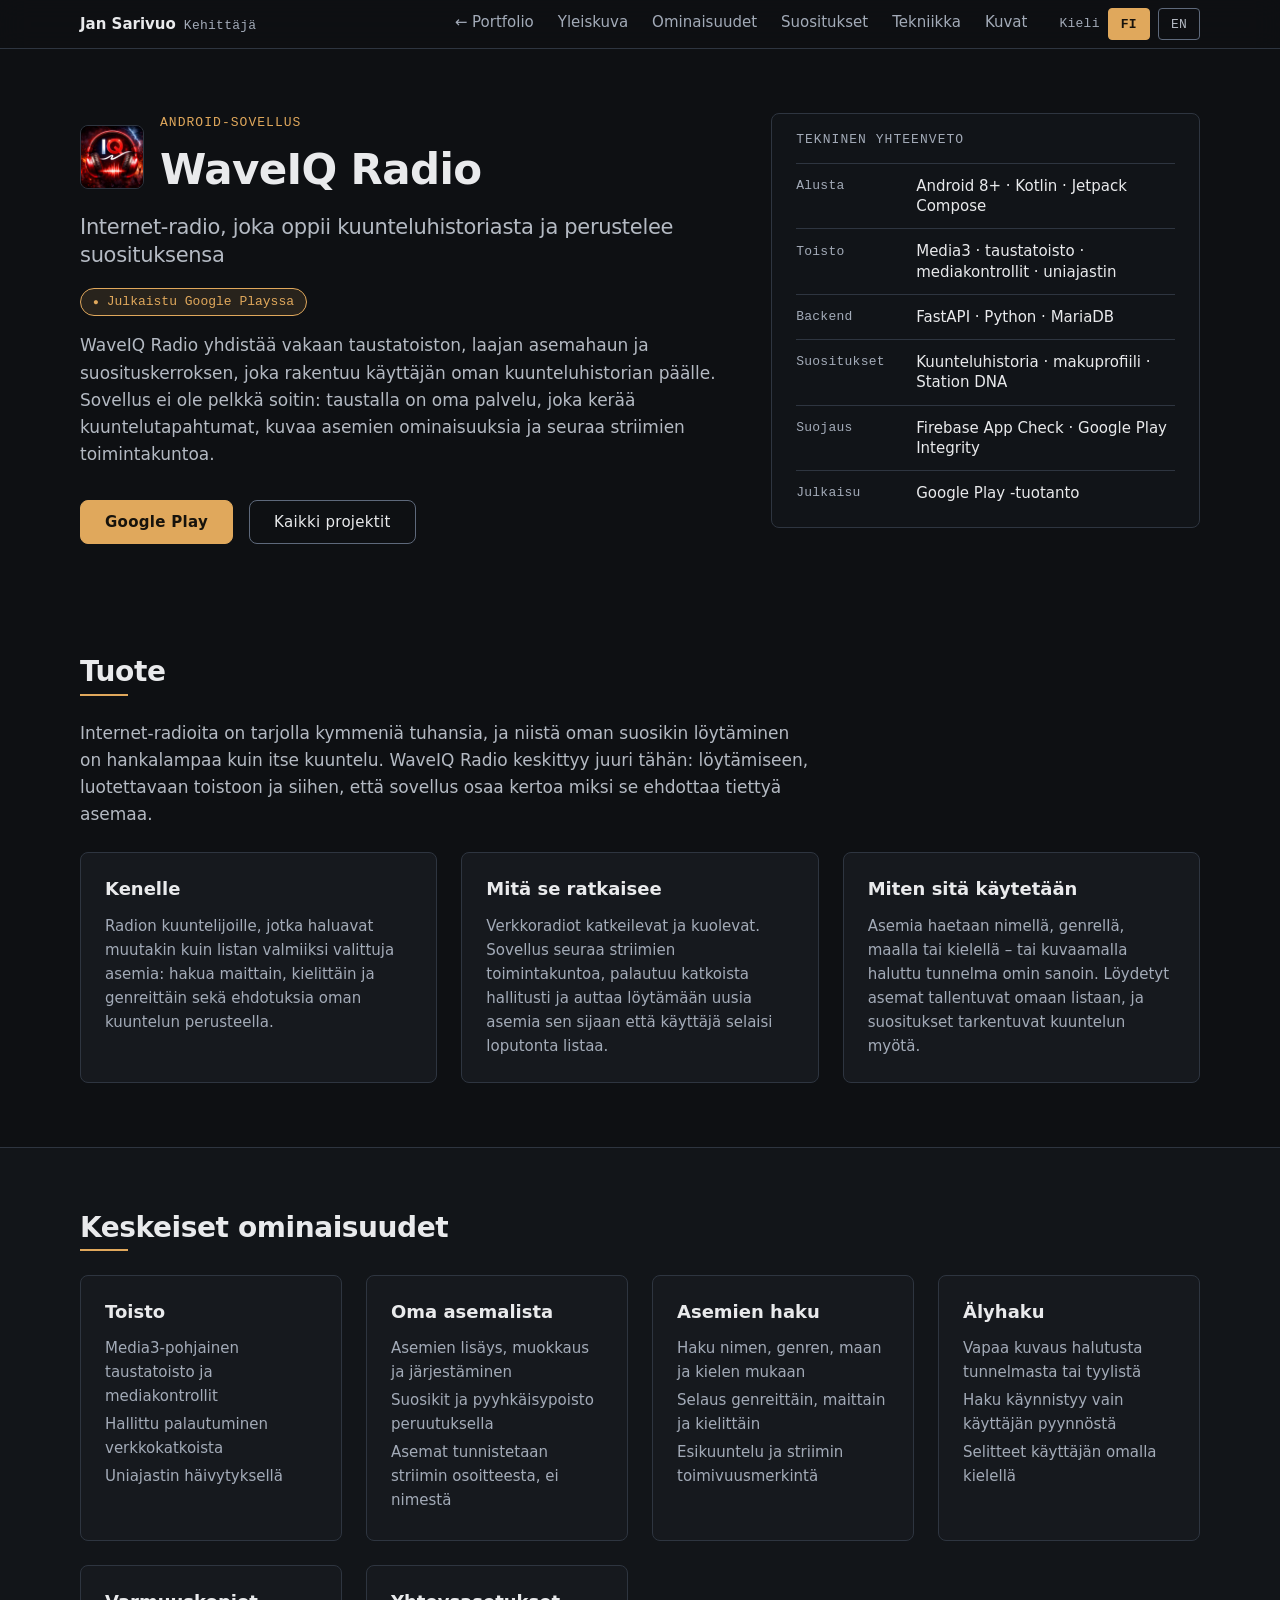
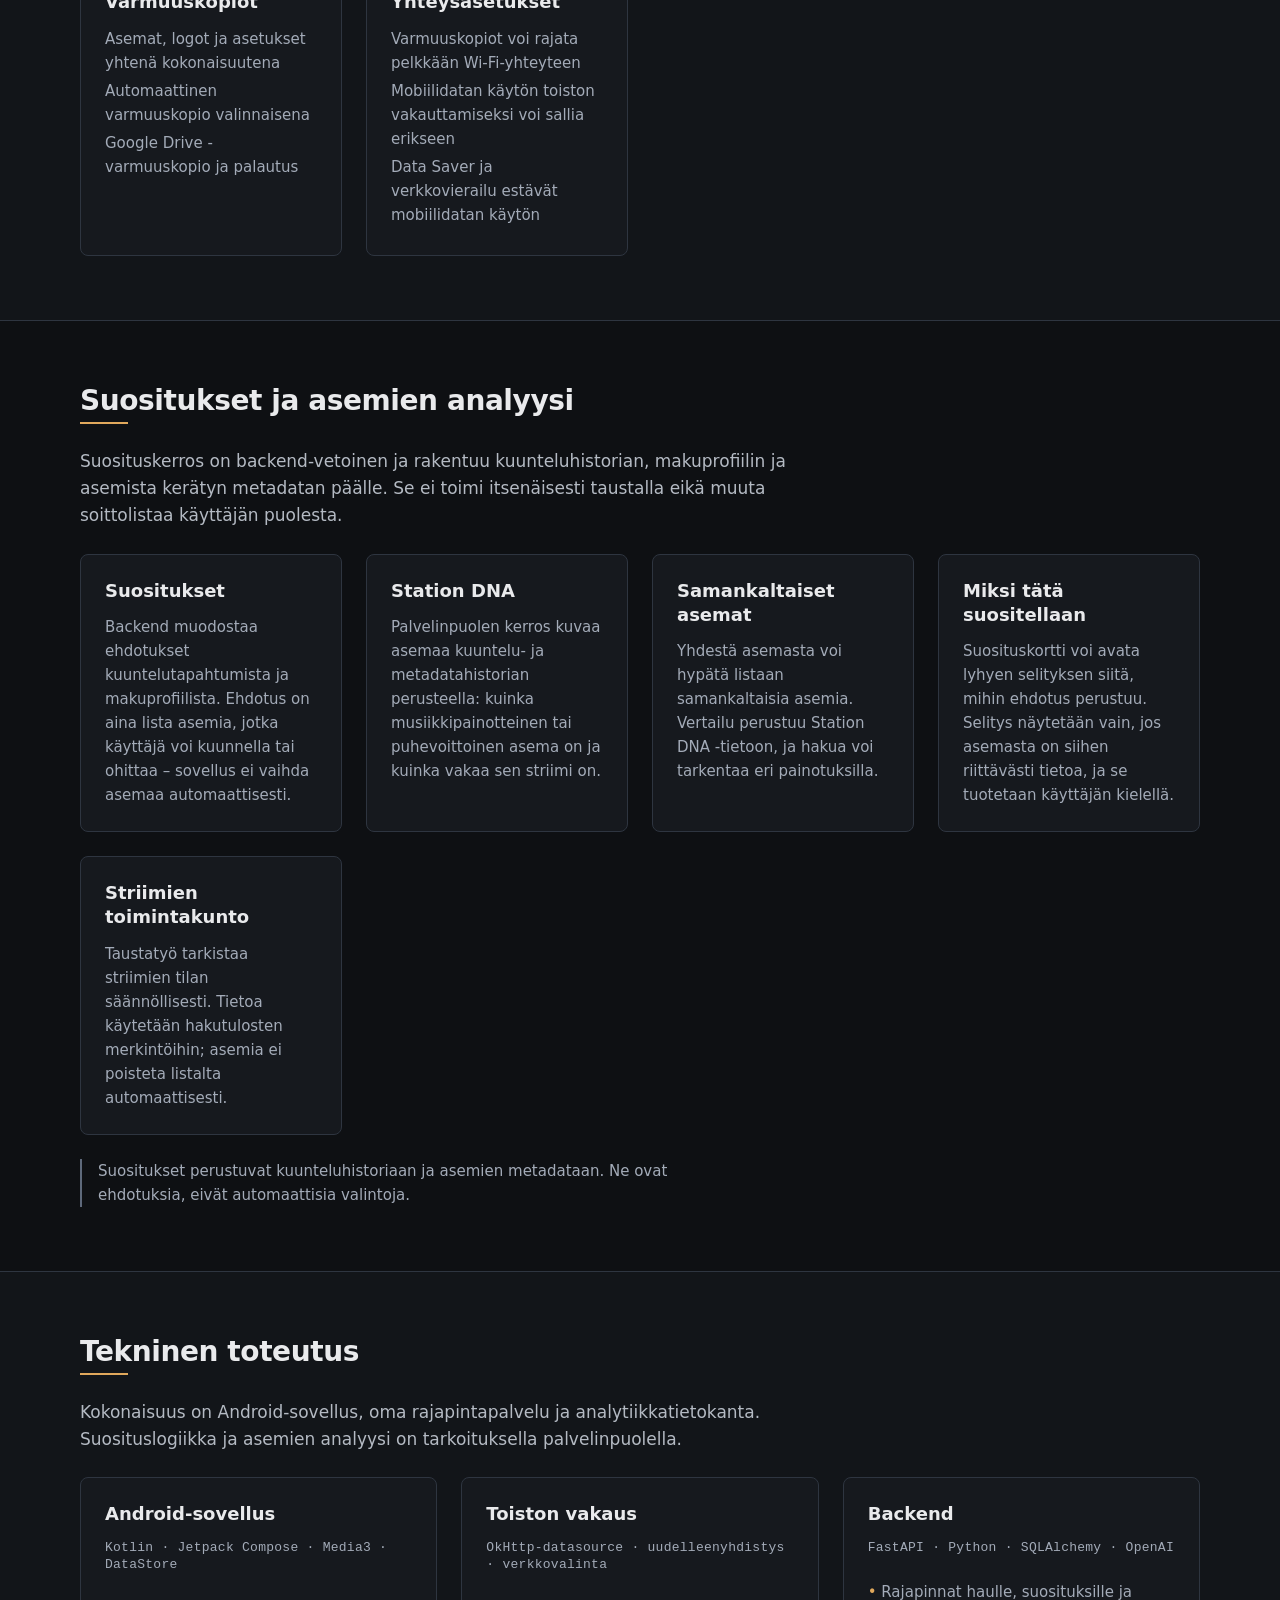
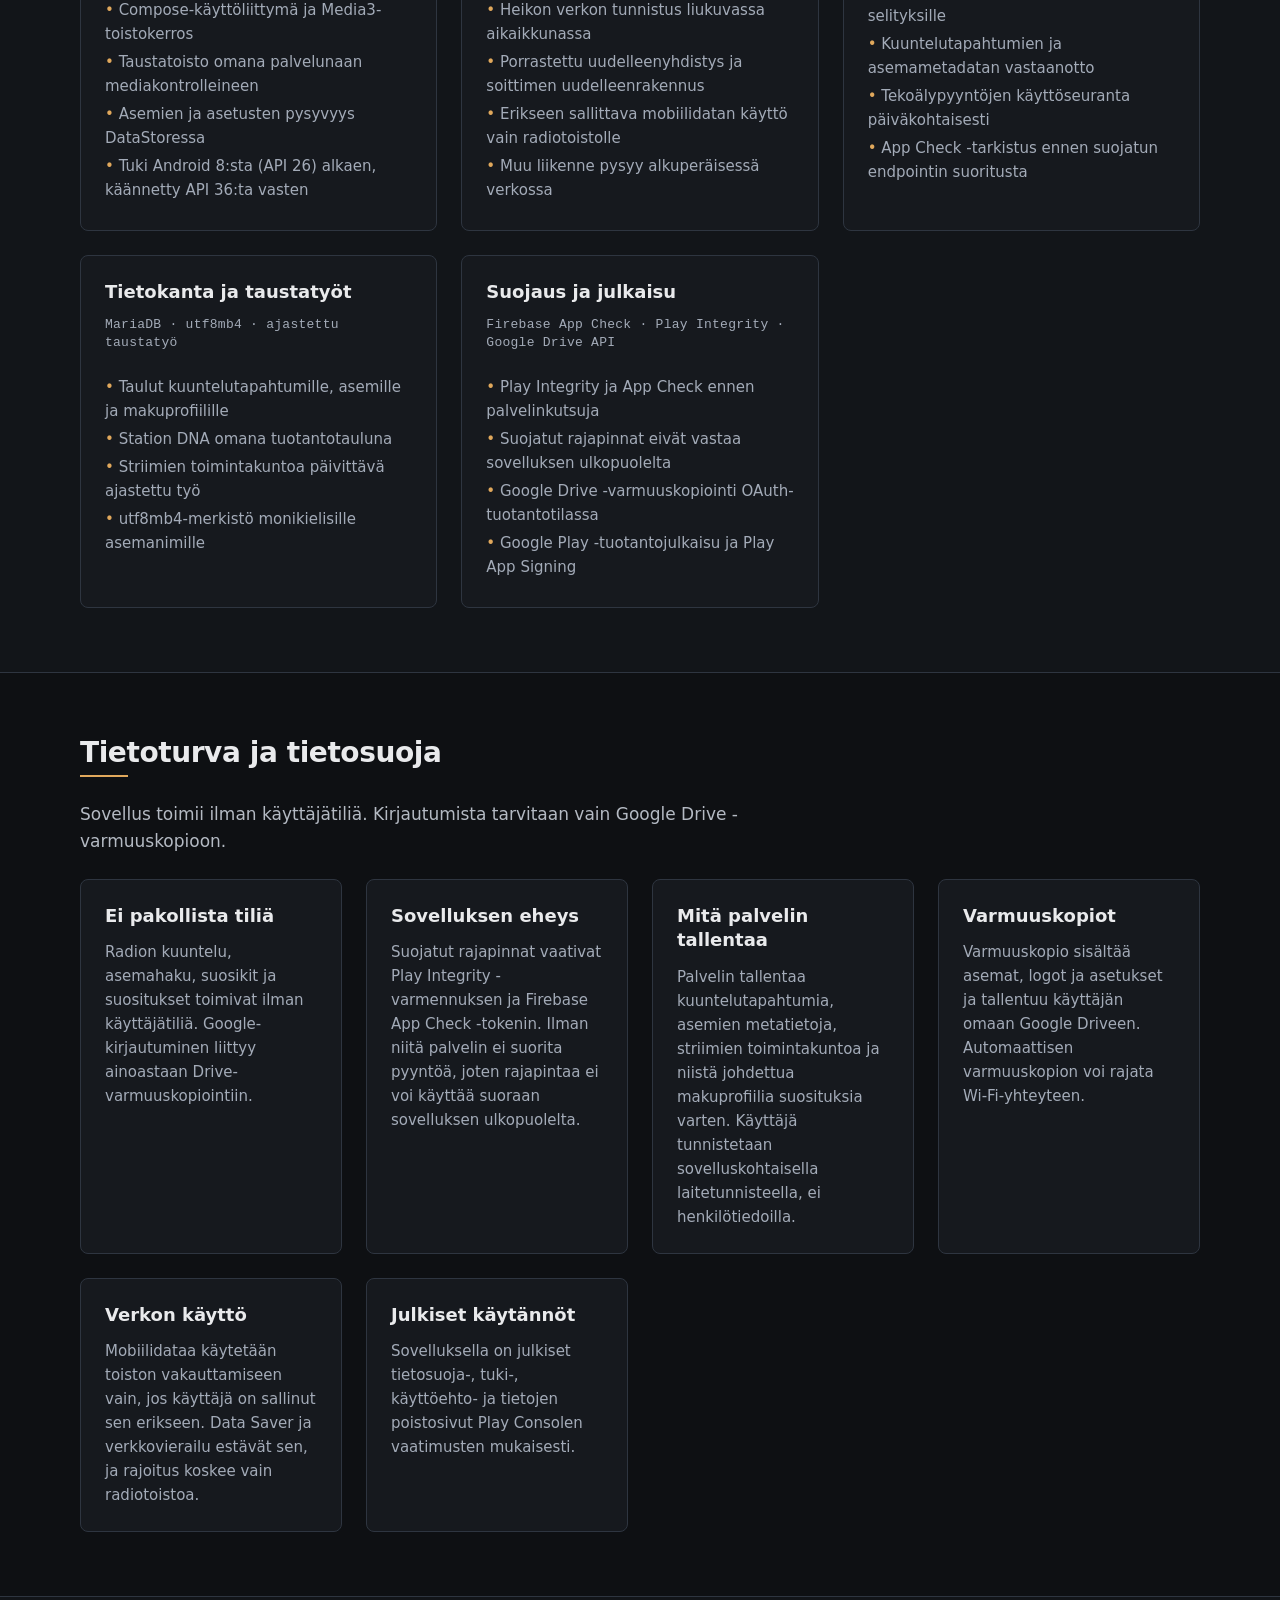
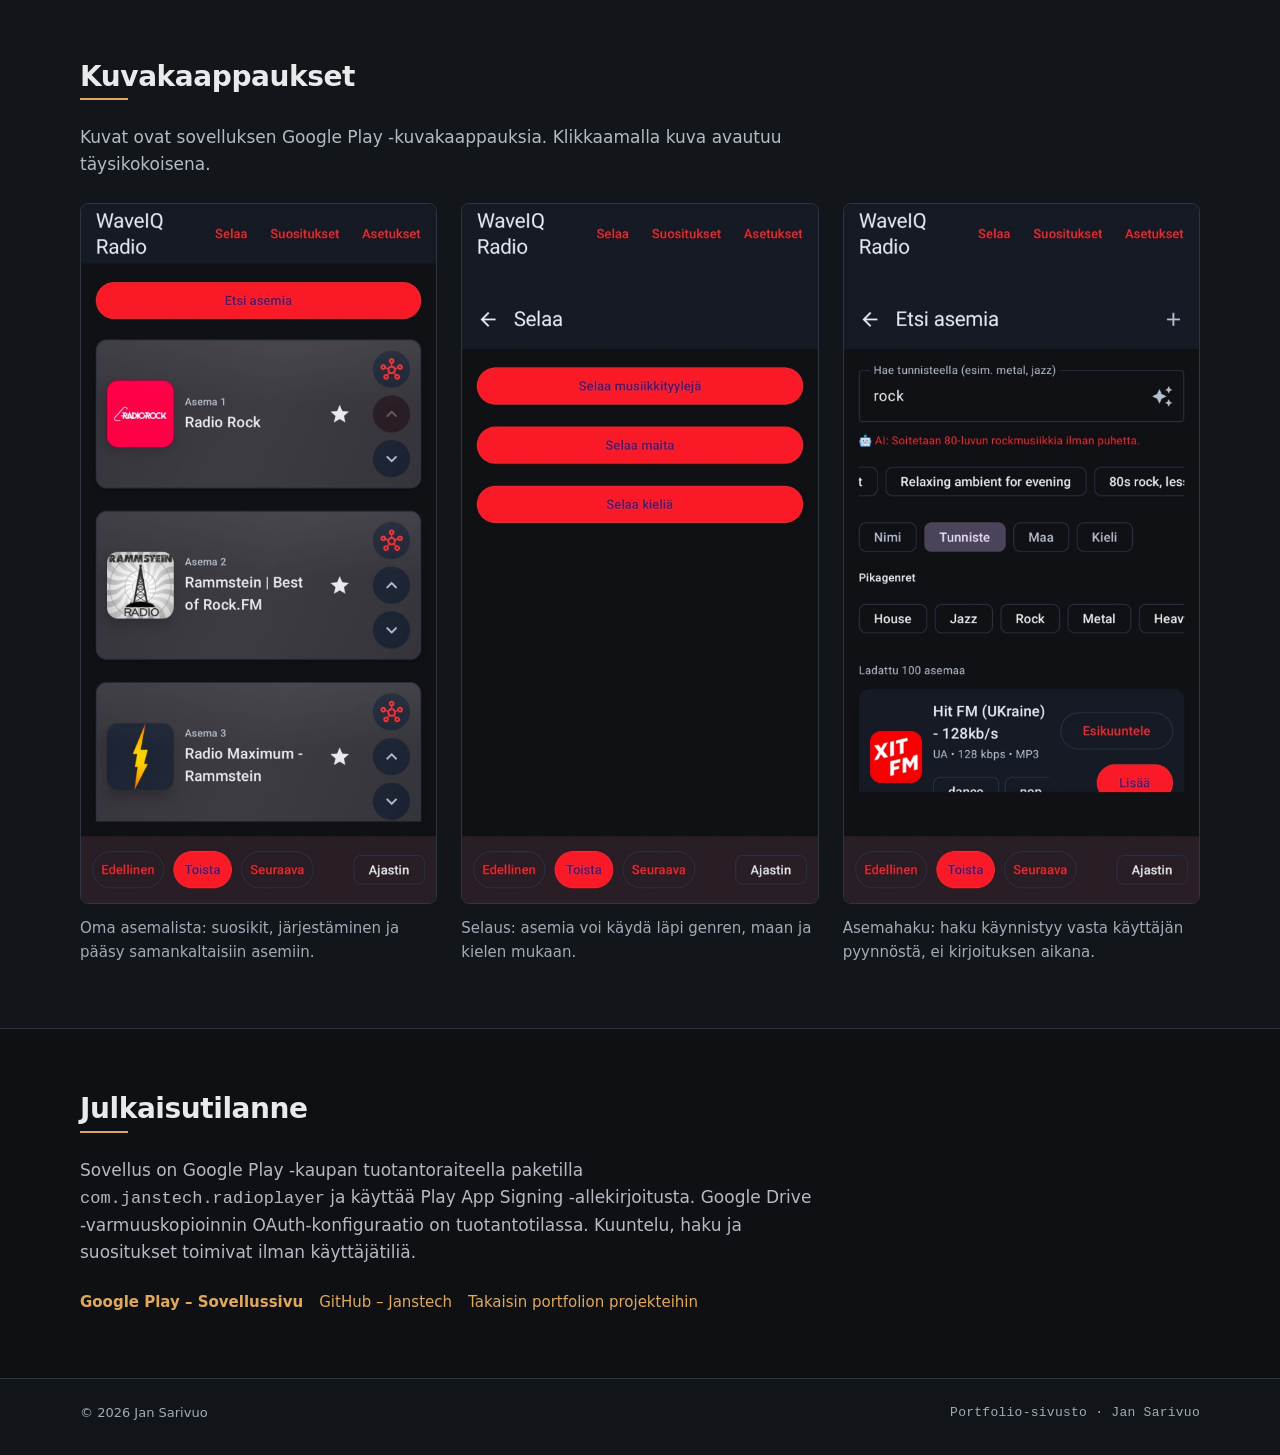
<file: waveiq/index.html>
<!DOCTYPE html>
<html lang="fi">
<head>
    <meta charset="UTF-8" />
    <title>WaveIQ Radio – Android-sovellus | Jan Sarivuo</title>
    <meta name="viewport" content="width=device-width, initial-scale=1" />

    <meta name="description" content="WaveIQ Radio on Google Playssa julkaistu Android-sovellus internet-radion kuunteluun: Media3-taustatoisto, asemahaku, suosikit ja kuunteluhistoriaan perustuvat suositukset. Taustalla oma FastAPI- ja MariaDB-palvelu.">
    <meta name="author" content="Jan Sarivuo">
    <meta name="robots" content="index,follow" />

    <link rel="canonical" href="https://janstech.github.io/waveiq/">

    <meta property="og:title" content="WaveIQ Radio – Android-sovellus | Jan Sarivuo">
    <meta property="og:description" content="Internet-radiosovellus, jossa Media3-taustatoisto, asemahaku ja kuunteluhistoriaan perustuvat suositukset. Oma FastAPI-backend, MariaDB-analytiikka ja App Check -suojatut rajapinnat.">
    <meta property="og:type" content="website">
    <meta property="og:url" content="https://janstech.github.io/waveiq/">
    <meta property="og:image" content="https://janstech.github.io/images/waveiq-logo.png">
    <meta property="og:locale" content="fi_FI">
    <meta property="og:locale:alternate" content="en_US">
    <meta property="og:site_name" content="Jan Sarivuo – Portfolio">

    <meta name="twitter:card" content="summary">
    <meta name="twitter:title" content="WaveIQ Radio – Android-sovellus | Jan Sarivuo">
    <meta name="twitter:description" content="Android-radiosovellus: Media3-taustatoisto, asemahaku, suositukset ja oma FastAPI + MariaDB -backend.">
    <meta name="twitter:image" content="https://janstech.github.io/images/waveiq-logo.png">

    <link rel="stylesheet" href="../css/style.css" />
    <link rel="icon" type="image/png" sizes="16x16" href="../images/favicon-16x16.png">
    <link rel="icon" type="image/png" sizes="32x32" href="../images/favicon-32x32.png">
    <link rel="icon" type="image/png" sizes="48x48" href="../images/favicon-48x48.png">
    <link rel="apple-touch-icon" href="../images/apple-touch-icon.png">
    <link rel="manifest" href="../manifest.json">
</head>

<body>
<a class="skip-link" href="#main" data-i18n="skip_link">Siirry pääsisältöön</a>

<header class="site-header">
    <div class="container header-inner">
        <a class="logo" href="../index.html">
            <span class="logo-name">Jan Sarivuo</span>
            <span class="logo-role" data-i18n="logo_role">Kehittäjä</span>
        </a>
        <nav class="nav" data-i18n-aria="nav_aria" aria-label="Sovellussivun navigaatio">
            <a href="../index.html#projects" data-i18n="nav_back">&larr; Portfolio</a>
            <a href="#overview" data-i18n="nav_overview">Yleiskuva</a>
            <a href="#features" data-i18n="nav_features">Ominaisuudet</a>
            <a href="#intelligence" data-i18n="nav_extra">Suositukset</a>
            <a href="#tech" data-i18n="nav_tech">Tekniikka</a>
            <a href="#screens" data-i18n="nav_screens">Kuvat</a>
        </nav>

        <div class="lang-switch">
            <span class="lang-label" data-i18n="lang_label">Kieli</span>
            <button id="btnFi" type="button">FI</button>
            <button id="btnEn" type="button">EN</button>
        </div>
    </div>
</header>

<main id="main" tabindex="-1">
    <section class="hero" id="top">
        <div class="container hero-inner">
            <div>
                <div class="app-hero-head">
                    <img class="app-hero-logo" src="../images/waveiq-logo.png"
                         data-i18n-alt="logo_alt" alt="WaveIQ Radio -sovelluksen logo"
                         width="512" height="512" decoding="async" />
                    <div>
                        <p class="hero-label" data-i18n="hero_label">Android-sovellus</p>
                        <h1>WaveIQ Radio</h1>
                    </div>
                </div>

                <h2 class="hero-subtitle" data-i18n="hero_subtitle">Internet-radio, joka oppii kuunteluhistoriasta ja perustelee suosituksensa</h2>

                <p class="status-pill" data-i18n="hero_status">Julkaistu Google Playssa</p>

                <p class="lede" data-i18n="hero_lede">WaveIQ Radio yhdistää vakaan taustatoiston, laajan asemahaun ja suosituskerroksen, joka rakentuu käyttäjän oman kuunteluhistorian päälle. Sovellus ei ole pelkkä soitin: taustalla on oma palvelu, joka kerää kuuntelutapahtumat, kuvaa asemien ominaisuuksia ja seuraa striimien toimintakuntoa.</p>

                <div class="hero-actions">
                    <a href="https://play.google.com/store/apps/details?id=com.janstech.radioplayer" target="_blank" rel="noopener noreferrer" class="btn-primary"
                       data-i18n="cta_play">Google Play</a>
                    <a href="../index.html#projects" class="btn-ghost" data-i18n="cta_back">Kaikki projektit</a>
                </div>
            </div>

            <aside class="spec" data-i18n-aria="spec_aria" aria-label="Sovelluksen tekninen yhteenveto">
                <p class="spec-title" data-i18n="spec_title">Tekninen yhteenveto</p>
                <dl class="spec-list">
                    <div class="spec-row">
                        <dt data-i18n="spec_platform_label">Alusta</dt>
                        <dd data-i18n="spec_platform_value">Android 8+ · Kotlin · Jetpack Compose</dd>
                    </div>
                    <div class="spec-row">
                        <dt data-i18n="spec_playback_label">Toisto</dt>
                        <dd data-i18n="spec_playback_value">Media3 · taustatoisto · mediakontrollit · uniajastin</dd>
                    </div>
                    <div class="spec-row">
                        <dt data-i18n="spec_backend_label">Backend</dt>
                        <dd data-i18n="spec_backend_value">FastAPI · Python · MariaDB</dd>
                    </div>
                    <div class="spec-row">
                        <dt data-i18n="spec_reco_label">Suositukset</dt>
                        <dd data-i18n="spec_reco_value">Kuunteluhistoria · makuprofiili · Station DNA</dd>
                    </div>
                    <div class="spec-row">
                        <dt data-i18n="spec_protect_label">Suojaus</dt>
                        <dd data-i18n="spec_protect_value">Firebase App Check · Google Play Integrity</dd>
                    </div>
                    <div class="spec-row">
                        <dt data-i18n="spec_release_label">Julkaisu</dt>
                        <dd data-i18n="spec_release_value">Google Play -tuotanto</dd>
                    </div>
                </dl>
            </aside>
        </div>
    </section>

    <section id="overview" class="section">
        <div class="container">
            <h2 class="section-title" data-i18n="overview_title">Tuote</h2>
            <p class="section-intro" data-i18n="overview_intro">Internet-radioita on tarjolla kymmeniä tuhansia, ja niistä oman suosikin löytäminen on hankalampaa kuin itse kuuntelu. WaveIQ Radio keskittyy juuri tähän: löytämiseen, luotettavaan toistoon ja siihen, että sovellus osaa kertoa miksi se ehdottaa tiettyä asemaa.</p>

            <div class="info-grid">
                <div class="card">
                    <h3 data-i18n="ov1_title">Kenelle</h3>
                    <p data-i18n="ov1_body">Radion kuuntelijoille, jotka haluavat muutakin kuin listan valmiiksi valittuja asemia: hakua maittain, kielittäin ja genreittäin sekä ehdotuksia oman kuuntelun perusteella.</p>
                </div>

                <div class="card">
                    <h3 data-i18n="ov2_title">Mitä se ratkaisee</h3>
                    <p data-i18n="ov2_body">Verkkoradiot katkeilevat ja kuolevat. Sovellus seuraa striimien toimintakuntoa, palautuu katkoista hallitusti ja auttaa löytämään uusia asemia sen sijaan että käyttäjä selaisi loputonta listaa.</p>
                </div>

                <div class="card">
                    <h3 data-i18n="ov3_title">Miten sitä käytetään</h3>
                    <p data-i18n="ov3_body">Asemia haetaan nimellä, genrellä, maalla tai kielellä – tai kuvaamalla haluttu tunnelma omin sanoin. Löydetyt asemat tallentuvat omaan listaan, ja suositukset tarkentuvat kuuntelun myötä.</p>
                </div>
            </div>
        </div>
    </section>

    <section id="features" class="section section-alt">
        <div class="container">
            <h2 class="section-title" data-i18n="features_title">Keskeiset ominaisuudet</h2>

            <div class="skills-grid">
                <div class="card">
                    <h3 data-i18n="f1_title">Toisto</h3>
                    <ul>
                        <li data-i18n="f1_1">Media3-pohjainen taustatoisto ja mediakontrollit</li>
                        <li data-i18n="f1_2">Hallittu palautuminen verkkokatkoista</li>
                        <li data-i18n="f1_3">Uniajastin häivytyksellä</li>
                    </ul>
                </div>

                <div class="card">
                    <h3 data-i18n="f2_title">Oma asemalista</h3>
                    <ul>
                        <li data-i18n="f2_1">Asemien lisäys, muokkaus ja järjestäminen</li>
                        <li data-i18n="f2_2">Suosikit ja pyyhkäisypoisto peruutuksella</li>
                        <li data-i18n="f2_3">Asemat tunnistetaan striimin osoitteesta, ei nimestä</li>
                    </ul>
                </div>

                <div class="card">
                    <h3 data-i18n="f3_title">Asemien haku</h3>
                    <ul>
                        <li data-i18n="f3_1">Haku nimen, genren, maan ja kielen mukaan</li>
                        <li data-i18n="f3_2">Selaus genreittäin, maittain ja kielittäin</li>
                        <li data-i18n="f3_3">Esikuuntelu ja striimin toimivuusmerkintä</li>
                    </ul>
                </div>

                <div class="card">
                    <h3 data-i18n="f4_title">Älyhaku</h3>
                    <ul>
                        <li data-i18n="f4_1">Vapaa kuvaus halutusta tunnelmasta tai tyylistä</li>
                        <li data-i18n="f4_2">Haku käynnistyy vain käyttäjän pyynnöstä</li>
                        <li data-i18n="f4_3">Selitteet käyttäjän omalla kielellä</li>
                    </ul>
                </div>

                <div class="card">
                    <h3 data-i18n="f5_title">Varmuuskopiot</h3>
                    <ul>
                        <li data-i18n="f5_1">Asemat, logot ja asetukset yhtenä kokonaisuutena</li>
                        <li data-i18n="f5_2">Automaattinen varmuuskopio valinnaisena</li>
                        <li data-i18n="f5_3">Google Drive -varmuuskopio ja palautus</li>
                    </ul>
                </div>

                <div class="card">
                    <h3 data-i18n="f6_title">Yhteysasetukset</h3>
                    <ul>
                        <li data-i18n="f6_1">Varmuuskopiot voi rajata pelkkään Wi-Fi-yhteyteen</li>
                        <li data-i18n="f6_2">Mobiilidatan käytön toiston vakauttamiseksi voi sallia erikseen</li>
                        <li data-i18n="f6_3">Data Saver ja verkkovierailu estävät mobiilidatan käytön</li>
                    </ul>
                </div>
            </div>
        </div>
    </section>

    <section id="intelligence" class="section">
        <div class="container">
            <h2 class="section-title" data-i18n="extra_title">Suositukset ja asemien analyysi</h2>
            <p class="section-intro" data-i18n="extra_intro">Suosituskerros on backend-vetoinen ja rakentuu kuunteluhistorian, makuprofiilin ja asemista kerätyn metadatan päälle. Se ei toimi itsenäisesti taustalla eikä muuta soittolistaa käyttäjän puolesta.</p>

            <div class="info-grid">
                <div class="card">
                    <h3 data-i18n="e1_title">Suositukset</h3>
                    <p data-i18n="e1_body">Backend muodostaa ehdotukset kuuntelutapahtumista ja makuprofiilista. Ehdotus on aina lista asemia, jotka käyttäjä voi kuunnella tai ohittaa – sovellus ei vaihda asemaa automaattisesti.</p>
                </div>

                <div class="card">
                    <h3 data-i18n="e2_title">Station DNA</h3>
                    <p data-i18n="e2_body">Palvelinpuolen kerros kuvaa asemaa kuuntelu- ja metadatahistorian perusteella: kuinka musiikkipainotteinen tai puhevoittoinen asema on ja kuinka vakaa sen striimi on.</p>
                </div>

                <div class="card">
                    <h3 data-i18n="e3_title">Samankaltaiset asemat</h3>
                    <p data-i18n="e3_body">Yhdestä asemasta voi hypätä listaan samankaltaisia asemia. Vertailu perustuu Station DNA -tietoon, ja hakua voi tarkentaa eri painotuksilla.</p>
                </div>

                <div class="card">
                    <h3 data-i18n="e4_title">Miksi tätä suositellaan</h3>
                    <p data-i18n="e4_body">Suosituskortti voi avata lyhyen selityksen siitä, mihin ehdotus perustuu. Selitys näytetään vain, jos asemasta on siihen riittävästi tietoa, ja se tuotetaan käyttäjän kielellä.</p>
                </div>

                <div class="card">
                    <h3 data-i18n="e5_title">Striimien toimintakunto</h3>
                    <p data-i18n="e5_body">Taustatyö tarkistaa striimien tilan säännöllisesti. Tietoa käytetään hakutulosten merkintöihin; asemia ei poisteta listalta automaattisesti.</p>
                </div>
            </div>

            <p class="disclaimer" data-i18n="extra_note">Suositukset perustuvat kuunteluhistoriaan ja asemien metadataan. Ne ovat ehdotuksia, eivät automaattisia valintoja.</p>
        </div>
    </section>

    <section id="tech" class="section section-alt">
        <div class="container">
            <h2 class="section-title" data-i18n="tech_title">Tekninen toteutus</h2>
            <p class="section-intro" data-i18n="tech_intro">Kokonaisuus on Android-sovellus, oma rajapintapalvelu ja analytiikkatietokanta. Suosituslogiikka ja asemien analyysi on tarkoituksella palvelinpuolella.</p>

            <div class="project-grid">
                <article class="card project-card">
                    <h3 data-i18n="t1_title">Android-sovellus</h3>
                    <p class="project-meta" data-i18n="t1_meta">Kotlin · Jetpack Compose · Media3 · DataStore</p>
                    <ul class="project-points">
                        <li data-i18n="t1_1">Compose-käyttöliittymä ja Media3-toistokerros</li>
                        <li data-i18n="t1_2">Taustatoisto omana palvelunaan mediakontrolleineen</li>
                        <li data-i18n="t1_3">Asemien ja asetusten pysyvyys DataStoressa</li>
                        <li data-i18n="t1_4">Tuki Android 8:sta (API 26) alkaen, käännetty API 36:ta vasten</li>
                    </ul>
                </article>

                <article class="card project-card">
                    <h3 data-i18n="t2_title">Toiston vakaus</h3>
                    <p class="project-meta" data-i18n="t2_meta">OkHttp-datasource · uudelleenyhdistys · verkkovalinta</p>
                    <ul class="project-points">
                        <li data-i18n="t2_1">Heikon verkon tunnistus liukuvassa aikaikkunassa</li>
                        <li data-i18n="t2_2">Porrastettu uudelleenyhdistys ja soittimen uudelleenrakennus</li>
                        <li data-i18n="t2_3">Erikseen sallittava mobiilidatan käyttö vain radiotoistolle</li>
                        <li data-i18n="t2_4">Muu liikenne pysyy alkuperäisessä verkossa</li>
                    </ul>
                </article>

                <article class="card project-card">
                    <h3 data-i18n="t3_title">Backend</h3>
                    <p class="project-meta" data-i18n="t3_meta">FastAPI · Python · SQLAlchemy · OpenAI</p>
                    <ul class="project-points">
                        <li data-i18n="t3_1">Rajapinnat haulle, suosituksille ja selityksille</li>
                        <li data-i18n="t3_2">Kuuntelutapahtumien ja asemametadatan vastaanotto</li>
                        <li data-i18n="t3_3">Tekoälypyyntöjen käyttöseuranta päiväkohtaisesti</li>
                        <li data-i18n="t3_4">App Check -tarkistus ennen suojatun endpointin suoritusta</li>
                    </ul>
                </article>

                <article class="card project-card">
                    <h3 data-i18n="t4_title">Tietokanta ja taustatyöt</h3>
                    <p class="project-meta" data-i18n="t4_meta">MariaDB · utf8mb4 · ajastettu taustatyö</p>
                    <ul class="project-points">
                        <li data-i18n="t4_1">Taulut kuuntelutapahtumille, asemille ja makuprofiilille</li>
                        <li data-i18n="t4_2">Station DNA omana tuotantotauluna</li>
                        <li data-i18n="t4_3">Striimien toimintakuntoa päivittävä ajastettu työ</li>
                        <li data-i18n="t4_4">utf8mb4-merkistö monikielisille asemanimille</li>
                    </ul>
                </article>

                <article class="card project-card">
                    <h3 data-i18n="t5_title">Suojaus ja julkaisu</h3>
                    <p class="project-meta" data-i18n="t5_meta">Firebase App Check · Play Integrity · Google Drive API</p>
                    <ul class="project-points">
                        <li data-i18n="t5_1">Play Integrity ja App Check ennen palvelinkutsuja</li>
                        <li data-i18n="t5_2">Suojatut rajapinnat eivät vastaa sovelluksen ulkopuolelta</li>
                        <li data-i18n="t5_3">Google Drive -varmuuskopiointi OAuth-tuotantotilassa</li>
                        <li data-i18n="t5_4">Google Play -tuotantojulkaisu ja Play App Signing</li>
                    </ul>
                </article>
            </div>
        </div>
    </section>

    <section id="privacy" class="section">
        <div class="container">
            <h2 class="section-title" data-i18n="privacy_title">Tietoturva ja tietosuoja</h2>
            <p class="section-intro" data-i18n="privacy_intro">Sovellus toimii ilman käyttäjätiliä. Kirjautumista tarvitaan vain Google Drive -varmuuskopioon.</p>

            <div class="info-grid">
                <div class="card">
                    <h3 data-i18n="p1_title">Ei pakollista tiliä</h3>
                    <p data-i18n="p1_body">Radion kuuntelu, asemahaku, suosikit ja suositukset toimivat ilman käyttäjätiliä. Google-kirjautuminen liittyy ainoastaan Drive-varmuuskopiointiin.</p>
                </div>

                <div class="card">
                    <h3 data-i18n="p2_title">Sovelluksen eheys</h3>
                    <p data-i18n="p2_body">Suojatut rajapinnat vaativat Play Integrity -varmennuksen ja Firebase App Check -tokenin. Ilman niitä palvelin ei suorita pyyntöä, joten rajapintaa ei voi käyttää suoraan sovelluksen ulkopuolelta.</p>
                </div>

                <div class="card">
                    <h3 data-i18n="p3_title">Mitä palvelin tallentaa</h3>
                    <p data-i18n="p3_body">Palvelin tallentaa kuuntelutapahtumia, asemien metatietoja, striimien toimintakuntoa ja niistä johdettua makuprofiilia suosituksia varten. Käyttäjä tunnistetaan sovelluskohtaisella laitetunnisteella, ei henkilötiedoilla.</p>
                </div>

                <div class="card">
                    <h3 data-i18n="p4_title">Varmuuskopiot</h3>
                    <p data-i18n="p4_body">Varmuuskopio sisältää asemat, logot ja asetukset ja tallentuu käyttäjän omaan Google Driveen. Automaattisen varmuuskopion voi rajata Wi-Fi-yhteyteen.</p>
                </div>

                <div class="card">
                    <h3 data-i18n="p5_title">Verkon käyttö</h3>
                    <p data-i18n="p5_body">Mobiilidataa käytetään toiston vakauttamiseen vain, jos käyttäjä on sallinut sen erikseen. Data Saver ja verkkovierailu estävät sen, ja rajoitus koskee vain radiotoistoa.</p>
                </div>

                <div class="card">
                    <h3 data-i18n="p6_title">Julkiset käytännöt</h3>
                    <p data-i18n="p6_body">Sovelluksella on julkiset tietosuoja-, tuki-, käyttöehto- ja tietojen poistosivut Play Consolen vaatimusten mukaisesti.</p>
                </div>
            </div>
        </div>
    </section>

    <section id="screens" class="section section-alt">
        <div class="container">
            <h2 class="section-title" data-i18n="screens_title">Kuvakaappaukset</h2>
            <p class="section-intro" data-i18n="screens_note">Kuvat ovat sovelluksen Google Play -kuvakaappauksia. Klikkaamalla kuva avautuu täysikokoisena.</p>

            <div class="shot-grid">
                <figure class="shot">
                    <a href="../images/iq_1.jpeg" target="_blank" rel="noopener noreferrer">
                        <img src="../images/iq_1.jpeg" width="1040" height="2048"
                             loading="lazy" decoding="async"
                             data-i18n-alt="shot1_alt"
                             alt="WaveIQ Radio – oma asemalista, jossa näkyvät asemien logot ja suosikkimerkinnät." />
                    </a>
                    <figcaption data-i18n="shot1_cap">Oma asemalista: suosikit, järjestäminen ja pääsy samankaltaisiin asemiin.</figcaption>
                </figure>

                <figure class="shot">
                    <a href="../images/iq_2.jpeg" target="_blank" rel="noopener noreferrer">
                        <img src="../images/iq_2.jpeg" width="1040" height="2048"
                             loading="lazy" decoding="async"
                             data-i18n-alt="shot2_alt"
                             alt="WaveIQ Radio – selausnäkymä, jossa asemia suodatetaan genren ja maan mukaan." />
                    </a>
                    <figcaption data-i18n="shot2_cap">Selaus: asemia voi käydä läpi genren, maan ja kielen mukaan.</figcaption>
                </figure>

                <figure class="shot">
                    <a href="../images/iq_3.jpeg" target="_blank" rel="noopener noreferrer">
                        <img src="../images/iq_3.jpeg" width="1040" height="2048"
                             loading="lazy" decoding="async"
                             data-i18n-alt="shot3_alt"
                             alt="WaveIQ Radio – asemahaku, jossa näkyvät hakusuodattimet ja hakutulokset." />
                    </a>
                    <figcaption data-i18n="shot3_cap">Asemahaku: haku käynnistyy vasta käyttäjän pyynnöstä, ei kirjoituksen aikana.</figcaption>
                </figure>
            </div>
        </div>
    </section>

    <section id="status" class="section">
        <div class="container">
            <h2 class="section-title" data-i18n="status_title">Julkaisutilanne</h2>
            <p class="section-intro" data-i18n="status_body">Sovellus on Google Play -kaupan tuotantoraiteella paketilla <code>com.janstech.radioplayer</code> ja käyttää Play App Signing -allekirjoitusta. Google Drive -varmuuskopioinnin OAuth-konfiguraatio on tuotantotilassa. Kuuntelu, haku ja suositukset toimivat ilman käyttäjätiliä.</p>

            <div class="project-links" style="padding-top:0;">
                <a class="link-primary" href="https://play.google.com/store/apps/details?id=com.janstech.radioplayer" target="_blank" rel="noopener noreferrer"
                   data-i18n="link_play">Google Play – Sovellussivu</a>
                <a href="https://github.com/janstech" target="_blank" rel="noopener noreferrer" data-i18n="link_repo">GitHub – Janstech</a>
                <a href="../index.html#projects" data-i18n="link_back">Takaisin portfolion projekteihin</a>
            </div>
        </div>
    </section>
</main>

<footer class="site-footer">
    <div class="container footer-inner">
        <span>&copy; <span id="year"></span> Jan Sarivuo</span>
        <span class="footer-note" data-i18n="footer_note">Portfolio-sivusto · Jan Sarivuo</span>
    </div>
</footer>

<script data-goatcounter="https://janstech.goatcounter.com/count"
        async src="//gc.zgo.at/count.js"></script>

<script>
    document.getElementById("year").textContent = new Date().getFullYear();
</script>

<script>
const dict = {
    fi: {
        skip_link: "Siirry pääsisältöön",
        logo_role: "Kehittäjä",
        nav_aria: "Sovellussivun navigaatio",
        nav_back: "&larr; Portfolio",
        nav_overview: "Yleiskuva",
        nav_features: "Ominaisuudet",
        nav_tech: "Tekniikka",
        nav_screens: "Kuvat",
        lang_label: "Kieli",
        hero_label: "Android-sovellus",
        hero_status: "Julkaistu Google Playssa",
        spec_aria: "Sovelluksen tekninen yhteenveto",
        spec_title: "Tekninen yhteenveto",
        cta_play: "Google Play",
        cta_back: "Kaikki projektit",
        footer_note: "Portfolio-sivusto · Jan Sarivuo",
        page_title: "WaveIQ Radio – Android-sovellus | Jan Sarivuo",
        logo_alt: "WaveIQ Radio -sovelluksen logo",
        hero_subtitle: "Internet-radio, joka oppii kuunteluhistoriasta ja perustelee suosituksensa",
        hero_lede: "WaveIQ Radio yhdistää vakaan taustatoiston, laajan asemahaun ja suosituskerroksen, joka rakentuu käyttäjän oman kuunteluhistorian päälle. Sovellus ei ole pelkkä soitin: taustalla on oma palvelu, joka kerää kuuntelutapahtumat, kuvaa asemien ominaisuuksia ja seuraa striimien toimintakuntoa.",
        spec_platform_label: "Alusta",
        spec_platform_value: "Android 8+ · Kotlin · Jetpack Compose",
        spec_playback_label: "Toisto",
        spec_playback_value: "Media3 · taustatoisto · mediakontrollit · uniajastin",
        spec_backend_label: "Backend",
        spec_backend_value: "FastAPI · Python · MariaDB",
        spec_reco_label: "Suositukset",
        spec_reco_value: "Kuunteluhistoria · makuprofiili · Station DNA",
        spec_protect_label: "Suojaus",
        spec_protect_value: "Firebase App Check · Google Play Integrity",
        spec_release_label: "Julkaisu",
        spec_release_value: "Google Play -tuotanto",
        nav_extra: "Suositukset",
        overview_title: "Tuote",
        overview_intro: "Internet-radioita on tarjolla kymmeniä tuhansia, ja niistä oman suosikin löytäminen on hankalampaa kuin itse kuuntelu. WaveIQ Radio keskittyy juuri tähän: löytämiseen, luotettavaan toistoon ja siihen, että sovellus osaa kertoa miksi se ehdottaa tiettyä asemaa.",
        ov1_title: "Kenelle",
        ov1_body: "Radion kuuntelijoille, jotka haluavat muutakin kuin listan valmiiksi valittuja asemia: hakua maittain, kielittäin ja genreittäin sekä ehdotuksia oman kuuntelun perusteella.",
        ov2_title: "Mitä se ratkaisee",
        ov2_body: "Verkkoradiot katkeilevat ja kuolevat. Sovellus seuraa striimien toimintakuntoa, palautuu katkoista hallitusti ja auttaa löytämään uusia asemia sen sijaan että käyttäjä selaisi loputonta listaa.",
        ov3_title: "Miten sitä käytetään",
        ov3_body: "Asemia haetaan nimellä, genrellä, maalla tai kielellä – tai kuvaamalla haluttu tunnelma omin sanoin. Löydetyt asemat tallentuvat omaan listaan, ja suositukset tarkentuvat kuuntelun myötä.",
        features_title: "Keskeiset ominaisuudet",
        f1_title: "Toisto",
        f1_1: "Media3-pohjainen taustatoisto ja mediakontrollit",
        f1_2: "Hallittu palautuminen verkkokatkoista",
        f1_3: "Uniajastin häivytyksellä",
        f2_title: "Oma asemalista",
        f2_1: "Asemien lisäys, muokkaus ja järjestäminen",
        f2_2: "Suosikit ja pyyhkäisypoisto peruutuksella",
        f2_3: "Asemat tunnistetaan striimin osoitteesta, ei nimestä",
        f3_title: "Asemien haku",
        f3_1: "Haku nimen, genren, maan ja kielen mukaan",
        f3_2: "Selaus genreittäin, maittain ja kielittäin",
        f3_3: "Esikuuntelu ja striimin toimivuusmerkintä",
        f4_title: "Älyhaku",
        f4_1: "Vapaa kuvaus halutusta tunnelmasta tai tyylistä",
        f4_2: "Haku käynnistyy vain käyttäjän pyynnöstä",
        f4_3: "Selitteet käyttäjän omalla kielellä",
        f5_title: "Varmuuskopiot",
        f5_1: "Asemat, logot ja asetukset yhtenä kokonaisuutena",
        f5_2: "Automaattinen varmuuskopio valinnaisena",
        f5_3: "Google Drive -varmuuskopio ja palautus",
        f6_title: "Yhteysasetukset",
        f6_1: "Varmuuskopiot voi rajata pelkkään Wi-Fi-yhteyteen",
        f6_2: "Mobiilidatan käytön toiston vakauttamiseksi voi sallia erikseen",
        f6_3: "Data Saver ja verkkovierailu estävät mobiilidatan käytön",
        extra_title: "Suositukset ja asemien analyysi",
        extra_intro: "Suosituskerros on backend-vetoinen ja rakentuu kuunteluhistorian, makuprofiilin ja asemista kerätyn metadatan päälle. Se ei toimi itsenäisesti taustalla eikä muuta soittolistaa käyttäjän puolesta.",
        e1_title: "Suositukset",
        e1_body: "Backend muodostaa ehdotukset kuuntelutapahtumista ja makuprofiilista. Ehdotus on aina lista asemia, jotka käyttäjä voi kuunnella tai ohittaa – sovellus ei vaihda asemaa automaattisesti.",
        e2_title: "Station DNA",
        e2_body: "Palvelinpuolen kerros kuvaa asemaa kuuntelu- ja metadatahistorian perusteella: kuinka musiikkipainotteinen tai puhevoittoinen asema on ja kuinka vakaa sen striimi on.",
        e3_title: "Samankaltaiset asemat",
        e3_body: "Yhdestä asemasta voi hypätä listaan samankaltaisia asemia. Vertailu perustuu Station DNA -tietoon, ja hakua voi tarkentaa eri painotuksilla.",
        e4_title: "Miksi tätä suositellaan",
        e4_body: "Suosituskortti voi avata lyhyen selityksen siitä, mihin ehdotus perustuu. Selitys näytetään vain, jos asemasta on siihen riittävästi tietoa, ja se tuotetaan käyttäjän kielellä.",
        e5_title: "Striimien toimintakunto",
        e5_body: "Taustatyö tarkistaa striimien tilan säännöllisesti. Tietoa käytetään hakutulosten merkintöihin; asemia ei poisteta listalta automaattisesti.",
        extra_note: "Suositukset perustuvat kuunteluhistoriaan ja asemien metadataan. Ne ovat ehdotuksia, eivät automaattisia valintoja.",
        tech_title: "Tekninen toteutus",
        tech_intro: "Kokonaisuus on Android-sovellus, oma rajapintapalvelu ja analytiikkatietokanta. Suosituslogiikka ja asemien analyysi on tarkoituksella palvelinpuolella.",
        t1_title: "Android-sovellus",
        t1_meta: "Kotlin · Jetpack Compose · Media3 · DataStore",
        t1_1: "Compose-käyttöliittymä ja Media3-toistokerros",
        t1_2: "Taustatoisto omana palvelunaan mediakontrolleineen",
        t1_3: "Asemien ja asetusten pysyvyys DataStoressa",
        t1_4: "Tuki Android 8:sta (API 26) alkaen, käännetty API 36:ta vasten",
        t2_title: "Toiston vakaus",
        t2_meta: "OkHttp-datasource · uudelleenyhdistys · verkkovalinta",
        t2_1: "Heikon verkon tunnistus liukuvassa aikaikkunassa",
        t2_2: "Porrastettu uudelleenyhdistys ja soittimen uudelleenrakennus",
        t2_3: "Erikseen sallittava mobiilidatan käyttö vain radiotoistolle",
        t2_4: "Muu liikenne pysyy alkuperäisessä verkossa",
        t3_title: "Backend",
        t3_meta: "FastAPI · Python · SQLAlchemy · OpenAI",
        t3_1: "Rajapinnat haulle, suosituksille ja selityksille",
        t3_2: "Kuuntelutapahtumien ja asemametadatan vastaanotto",
        t3_3: "Tekoälypyyntöjen käyttöseuranta päiväkohtaisesti",
        t3_4: "App Check -tarkistus ennen suojatun endpointin suoritusta",
        t4_title: "Tietokanta ja taustatyöt",
        t4_meta: "MariaDB · utf8mb4 · ajastettu taustatyö",
        t4_1: "Taulut kuuntelutapahtumille, asemille ja makuprofiilille",
        t4_2: "Station DNA omana tuotantotauluna",
        t4_3: "Striimien toimintakuntoa päivittävä ajastettu työ",
        t4_4: "utf8mb4-merkistö monikielisille asemanimille",
        t5_title: "Suojaus ja julkaisu",
        t5_meta: "Firebase App Check · Play Integrity · Google Drive API",
        t5_1: "Play Integrity ja App Check ennen palvelinkutsuja",
        t5_2: "Suojatut rajapinnat eivät vastaa sovelluksen ulkopuolelta",
        t5_3: "Google Drive -varmuuskopiointi OAuth-tuotantotilassa",
        t5_4: "Google Play -tuotantojulkaisu ja Play App Signing",
        privacy_title: "Tietoturva ja tietosuoja",
        privacy_intro: "Sovellus toimii ilman käyttäjätiliä. Kirjautumista tarvitaan vain Google Drive -varmuuskopioon.",
        p1_title: "Ei pakollista tiliä",
        p1_body: "Radion kuuntelu, asemahaku, suosikit ja suositukset toimivat ilman käyttäjätiliä. Google-kirjautuminen liittyy ainoastaan Drive-varmuuskopiointiin.",
        p2_title: "Sovelluksen eheys",
        p2_body: "Suojatut rajapinnat vaativat Play Integrity -varmennuksen ja Firebase App Check -tokenin. Ilman niitä palvelin ei suorita pyyntöä, joten rajapintaa ei voi käyttää suoraan sovelluksen ulkopuolelta.",
        p3_title: "Mitä palvelin tallentaa",
        p3_body: "Palvelin tallentaa kuuntelutapahtumia, asemien metatietoja, striimien toimintakuntoa ja niistä johdettua makuprofiilia suosituksia varten. Käyttäjä tunnistetaan sovelluskohtaisella laitetunnisteella, ei henkilötiedoilla.",
        p4_title: "Varmuuskopiot",
        p4_body: "Varmuuskopio sisältää asemat, logot ja asetukset ja tallentuu käyttäjän omaan Google Driveen. Automaattisen varmuuskopion voi rajata Wi-Fi-yhteyteen.",
        p5_title: "Verkon käyttö",
        p5_body: "Mobiilidataa käytetään toiston vakauttamiseen vain, jos käyttäjä on sallinut sen erikseen. Data Saver ja verkkovierailu estävät sen, ja rajoitus koskee vain radiotoistoa.",
        p6_title: "Julkiset käytännöt",
        p6_body: "Sovelluksella on julkiset tietosuoja-, tuki-, käyttöehto- ja tietojen poistosivut Play Consolen vaatimusten mukaisesti.",
        screens_title: "Kuvakaappaukset",
        screens_note: "Kuvat ovat sovelluksen Google Play -kuvakaappauksia. Klikkaamalla kuva avautuu täysikokoisena.",
        shot1_alt: "WaveIQ Radio – oma asemalista, jossa näkyvät asemien logot ja suosikkimerkinnät.",
        shot1_cap: "Oma asemalista: suosikit, järjestäminen ja pääsy samankaltaisiin asemiin.",
        shot2_alt: "WaveIQ Radio – selausnäkymä, jossa asemia suodatetaan genren ja maan mukaan.",
        shot2_cap: "Selaus: asemia voi käydä läpi genren, maan ja kielen mukaan.",
        shot3_alt: "WaveIQ Radio – asemahaku, jossa näkyvät hakusuodattimet ja hakutulokset.",
        shot3_cap: "Asemahaku: haku käynnistyy vasta käyttäjän pyynnöstä, ei kirjoituksen aikana.",
        status_title: "Julkaisutilanne",
        status_body: "Sovellus on Google Play -kaupan tuotantoraiteella paketilla <code>com.janstech.radioplayer</code> ja käyttää Play App Signing -allekirjoitusta. Google Drive -varmuuskopioinnin OAuth-konfiguraatio on tuotantotilassa. Kuuntelu, haku ja suositukset toimivat ilman käyttäjätiliä.",
        link_play: "Google Play – Sovellussivu",
        link_repo: "GitHub – Janstech",
        link_back: "Takaisin portfolion projekteihin",
    },

    en: {
        skip_link: "Skip to main content",
        logo_role: "Developer",
        nav_aria: "App page navigation",
        nav_back: "&larr; Portfolio",
        nav_overview: "Overview",
        nav_features: "Features",
        nav_tech: "Technology",
        nav_screens: "Screenshots",
        lang_label: "Language",
        hero_label: "Android app",
        hero_status: "Published on Google Play",
        spec_aria: "Technical summary of the application",
        spec_title: "Technical summary",
        cta_play: "Google Play",
        cta_back: "All projects",
        footer_note: "Portfolio website · Jan Sarivuo",
        page_title: "WaveIQ Radio – Android App | Jan Sarivuo",
        logo_alt: "WaveIQ Radio app logo",
        hero_subtitle: "Internet radio that learns from listening history and explains its suggestions",
        hero_lede: "WaveIQ Radio combines stable background playback, broad station search and a recommendation layer built on the listener’s own history. It is more than a player: behind it runs a service that collects listening events, describes what each station is like, and monitors whether streams are still alive.",
        spec_platform_label: "Platform",
        spec_platform_value: "Android 8+ · Kotlin · Jetpack Compose",
        spec_playback_label: "Playback",
        spec_playback_value: "Media3 · background playback · media controls · sleep timer",
        spec_backend_label: "Backend",
        spec_backend_value: "FastAPI · Python · MariaDB",
        spec_reco_label: "Recommendations",
        spec_reco_value: "Listening history · taste profile · Station DNA",
        spec_protect_label: "Protection",
        spec_protect_value: "Firebase App Check · Google Play Integrity",
        spec_release_label: "Release",
        spec_release_value: "Google Play production",
        nav_extra: "Recommendations",
        overview_title: "The Product",
        overview_intro: "There are tens of thousands of internet radio stations, and finding one you like is harder than listening to it. WaveIQ Radio concentrates on exactly that: discovery, reliable playback, and being able to say why a particular station is being suggested.",
        ov1_title: "Who it is for",
        ov1_body: "Radio listeners who want more than a fixed list of preset stations: search by country, language and genre, plus suggestions based on what they actually listen to.",
        ov2_title: "What it solves",
        ov2_body: "Internet streams drop out and go dead. The app monitors stream health, recovers from interruptions in a controlled way, and helps surface new stations instead of leaving the user to scroll an endless list.",
        ov3_title: "How it works",
        ov3_body: "Search stations by name, genre, country or language — or describe the mood you want in your own words. Stations you find are saved to your own list, and the recommendations sharpen as you listen.",
        features_title: "Key Features",
        f1_title: "Playback",
        f1_1: "Media3 background playback with media controls",
        f1_2: "Controlled recovery from connection drops",
        f1_3: "Sleep timer with fade-out",
        f2_title: "Your own stations",
        f2_1: "Adding, editing and ordering stations",
        f2_2: "Favourites and swipe-to-delete with undo",
        f2_3: "Stations are identified by stream URL, not by name",
        f3_title: "Station search",
        f3_1: "Search by name, genre, country and language",
        f3_2: "Browse by genre, country and language",
        f3_3: "Preview playback and a stream playability badge",
        f4_title: "Smart search",
        f4_1: "Describe the mood or style you are after in free text",
        f4_2: "Search runs only when the user asks for it",
        f4_3: "Explanations in the user’s own language",
        f5_title: "Backups",
        f5_1: "Stations, logos and settings as one bundle",
        f5_2: "Automatic backup available as an option",
        f5_3: "Google Drive backup and restore",
        f6_title: "Connection settings",
        f6_1: "Backups can be limited to Wi-Fi only",
        f6_2: "Mobile data for playback stability can be allowed separately",
        f6_3: "Data Saver and roaming block the mobile-data fallback",
        extra_title: "Recommendations and station analysis",
        extra_intro: "The recommendation layer runs on the backend and builds on listening history, a taste profile and metadata collected about stations. It does not act on its own in the background and never changes what is playing for the user.",
        e1_title: "Recommendations",
        e1_body: "The backend forms suggestions from listening events and the taste profile. A suggestion is always a list of stations the user can play or ignore — the app never switches station automatically.",
        e2_title: "Station DNA",
        e2_body: "A server-side layer that describes a station from listening and metadata history: how music-driven or talk-heavy it is, and how stable its stream has been.",
        e3_title: "Similar stations",
        e3_body: "From any station you can jump to a list of similar ones. The comparison uses Station DNA data, and the search can be tuned with different emphases.",
        e4_title: "Why this station",
        e4_body: "A recommendation card can open a short explanation of what the suggestion is based on. It appears only when there is enough data about the station, and it is produced in the user’s language.",
        e5_title: "Stream health",
        e5_body: "A scheduled job checks the state of streams regularly. The result is used to badge search results; stations are never removed from a list automatically.",
        extra_note: "Recommendations are based on listening history and station metadata. They are suggestions, not automatic choices.",
        tech_title: "Technical Implementation",
        tech_intro: "The system is an Android app, a dedicated API service and an analytics database. The recommendation logic and station analysis live on the server by design.",
        t1_title: "Android app",
        t1_meta: "Kotlin · Jetpack Compose · Media3 · DataStore",
        t1_1: "Compose interface with a Media3 playback layer",
        t1_2: "Background playback as its own service with media controls",
        t1_3: "Stations and settings persisted in DataStore",
        t1_4: "Supports Android 8 (API 26) and newer, compiled against API 36",
        t2_title: "Playback stability",
        t2_meta: "OkHttp data source · reconnection · network selection",
        t2_1: "Weak-network detection over a rolling time window",
        t2_2: "Staged reconnection and player rebuild",
        t2_3: "Opt-in mobile-data fallback for radio playback only",
        t2_4: "All other traffic stays on the original network",
        t3_title: "Backend",
        t3_meta: "FastAPI · Python · SQLAlchemy · OpenAI",
        t3_1: "APIs for search, recommendations and explanations",
        t3_2: "Ingestion of listening events and station metadata",
        t3_3: "Daily usage tracking for AI requests",
        t3_4: "App Check verification before a protected endpoint runs",
        t4_title: "Database and background work",
        t4_meta: "MariaDB · utf8mb4 · scheduled job",
        t4_1: "Tables for listening events, stations and the taste profile",
        t4_2: "Station DNA as its own production table",
        t4_3: "A scheduled job that refreshes stream health",
        t4_4: "utf8mb4 charset for multilingual station names",
        t5_title: "Protection and release",
        t5_meta: "Firebase App Check · Play Integrity · Google Drive API",
        t5_1: "Play Integrity and App Check before any server call",
        t5_2: "Protected APIs do not answer from outside the app",
        t5_3: "Google Drive backup with OAuth in production status",
        t5_4: "Google Play production release with Play App Signing",
        privacy_title: "Security and Privacy",
        privacy_intro: "The app works without a user account. Signing in is only needed for Google Drive backup.",
        p1_title: "No mandatory account",
        p1_body: "Listening, station search, favourites and recommendations all work without an account. Google sign-in relates only to Drive backup.",
        p2_title: "App integrity",
        p2_body: "Protected APIs require a Play Integrity verification and a Firebase App Check token. Without them the server does not run the request, so the API cannot be called directly from outside the app.",
        p3_title: "What the server stores",
        p3_body: "The server stores listening events, station metadata, stream health and the taste profile derived from them for recommendations. The user is identified by an app-specific device identifier, not by personal details.",
        p4_title: "Backups",
        p4_body: "A backup contains stations, logos and settings and is stored in the user’s own Google Drive. Automatic backup can be restricted to Wi-Fi.",
        p5_title: "Network usage",
        p5_body: "Mobile data is used to stabilise playback only if the user has explicitly allowed it. Data Saver and roaming block it, and the fallback applies to radio playback only.",
        p6_title: "Public policies",
        p6_body: "The app has public privacy, support, terms and data deletion pages as required by Play Console.",
        screens_title: "Screenshots",
        screens_note: "The images are the app’s Google Play screenshots. Click an image to open it at full size.",
        shot1_alt: "WaveIQ Radio – your own station list showing station logos and favourite markers.",
        shot1_cap: "Your station list: favourites, ordering and access to similar stations.",
        shot2_alt: "WaveIQ Radio – browse view filtering stations by genre and country.",
        shot2_cap: "Browsing: stations can be explored by genre, country and language.",
        shot3_alt: "WaveIQ Radio – station search showing search filters and results.",
        shot3_cap: "Station search: the search runs when the user asks for it, not while typing.",
        status_title: "Release Status",
        status_body: "The app is on the Google Play production track under the package <code>com.janstech.radioplayer</code> and uses Play App Signing. The OAuth configuration for Google Drive backup is in production status. Listening, search and recommendations all work without a user account.",
        link_play: "Google Play – App page",
        link_repo: "GitHub – Janstech",
        link_back: "Back to portfolio projects",
    }
};

function setLang(lang) {
    localStorage.setItem("portfolio_lang", lang);
    document.documentElement.lang = (lang === "fi") ? "fi" : "en";
    document.title = dict[lang].page_title;

    for (const el of document.querySelectorAll("[data-i18n]")) {
        const key = el.getAttribute("data-i18n");
        if (dict[lang] && dict[lang][key] != null) {
            el.innerHTML = dict[lang][key];
        }
    }

    for (const el of document.querySelectorAll("[data-i18n-alt]")) {
        const key = el.getAttribute("data-i18n-alt");
        if (dict[lang] && dict[lang][key] != null) {
            el.setAttribute("alt", dict[lang][key]);
        }
    }

    for (const el of document.querySelectorAll("[data-i18n-aria]")) {
        const key = el.getAttribute("data-i18n-aria");
        if (dict[lang] && dict[lang][key] != null) {
            el.setAttribute("aria-label", dict[lang][key]);
        }
    }

    const btnFi = document.getElementById("btnFi");
    const btnEn = document.getElementById("btnEn");
    btnFi.classList.toggle("active", lang === "fi");
    btnEn.classList.toggle("active", lang === "en");
    btnFi.setAttribute("aria-pressed", String(lang === "fi"));
    btnEn.setAttribute("aria-pressed", String(lang === "en"));
}

const savedLang = localStorage.getItem("portfolio_lang") || "fi";
document.getElementById("btnFi").addEventListener("click", () => setLang("fi"));
document.getElementById("btnEn").addEventListener("click", () => setLang("en"));
setLang(savedLang);
</script>

</body>
</html>
</file>
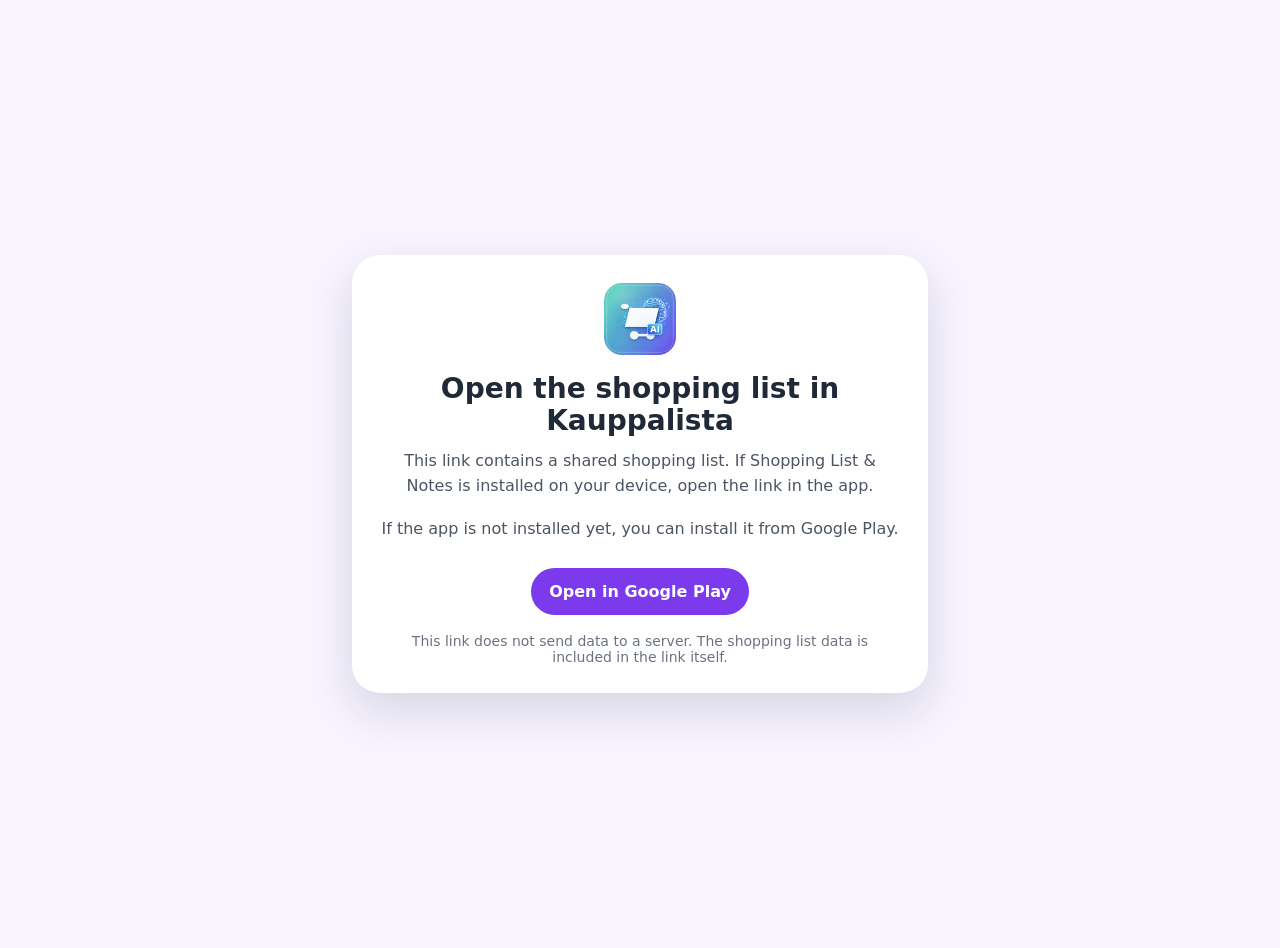
<file: kauppalista/import-list/index.html>
<!doctype html>
<html lang="en">
<head>
  <meta charset="utf-8">
  <meta name="viewport" content="width=device-width, initial-scale=1">
  <title>Kauppalista & Muistiinpanot</title>
  <meta name="robots" content="noindex">

  <style>
    body {
      margin: 0;
      font-family: system-ui, -apple-system, BlinkMacSystemFont, "Segoe UI", sans-serif;
      background: #f7f3ff;
      color: #1f2937;
      min-height: 100vh;
      display: flex;
      align-items: center;
      justify-content: center;
      padding: 24px;
    }

    .card {
      width: 100%;
      max-width: 520px;
      background: white;
      border-radius: 28px;
      padding: 28px;
      box-shadow: 0 18px 45px rgba(31, 41, 55, 0.14);
      text-align: center;
    }

    .app-logo {
      width: 72px;
      height: 72px;
      object-fit: contain;
      margin-bottom: 14px;
      border-radius: 18px;
    }

    h1 {
      margin: 0 0 12px;
      font-size: 28px;
      line-height: 1.15;
    }

    p {
      margin: 0 0 18px;
      font-size: 16px;
      line-height: 1.55;
      color: #4b5563;
    }

    .button {
      display: inline-block;
      margin-top: 8px;
      padding: 14px 18px;
      border-radius: 999px;
      background: #7c3aed;
      color: white;
      text-decoration: none;
      font-weight: 700;
    }

    .secondary {
      display: block;
      margin-top: 18px;
      font-size: 14px;
      color: #6b7280;
      word-break: break-word;
    }
  </style>
</head>

<body>
  <main class="card">
    <img
      class="app-logo"
      src="./kauppalista-logo.png"
      alt="Kauppalista & Muistiinpanot">

    <h1 id="title"></h1>

    <p id="body1"></p>
    <p id="body2"></p>

    <a
      id="button"
      class="button"
      href="https://play.google.com/store/apps/details?id=com.janstech.kauppalista">
    </a>

    <span id="secondary" class="secondary"></span>
  </main>

  <script>
    const texts = {
      en: {
        title: "Open the shopping list in Kauppalista",
        body1: "This link contains a shared shopping list. If Shopping List & Notes is installed on your device, open the link in the app.",
        body2: "If the app is not installed yet, you can install it from Google Play.",
        button: "Open in Google Play",
        secondary: "This link does not send data to a server. The shopping list data is included in the link itself."
      },
      fi: {
        title: "Avaa ostoslista Kauppalista-sovelluksessa",
        body1: "Tämä linkki sisältää jaetun ostoslistan. Jos Kauppalista & Muistiinpanot on asennettu laitteellesi, avaa linkki sovelluksessa.",
        body2: "Jos sovellusta ei ole vielä asennettu, voit asentaa sen Google Playsta.",
        button: "Avaa Google Playssa",
        secondary: "Linkki ei lähetä tietoja palvelimelle. Ostoslistan tiedot ovat mukana itse linkissä."
      },
      sv: {
        title: "Öppna inköpslistan i Kauppalista",
        body1: "Den här länken innehåller en delad inköpslista. Om Shopping List & Notes är installerad på din enhet kan du öppna länken i appen.",
        body2: "Om appen inte är installerad än kan du installera den från Google Play.",
        button: "Öppna i Google Play",
        secondary: "Den här länken skickar inte data till någon server. Inköpslistans data finns i själva länken."
      },
      da: {
        title: "Åbn indkøbslisten i Kauppalista",
        body1: "Dette link indeholder en delt indkøbsliste. Hvis Shopping List & Notes er installeret på din enhed, kan du åbne linket i appen.",
        body2: "Hvis appen endnu ikke er installeret, kan du installere den fra Google Play.",
        button: "Åbn i Google Play",
        secondary: "Dette link sender ikke data til en server. Indkøbslistens data er inkluderet i selve linket."
      },
      de: {
        title: "Einkaufsliste in Kauppalista öffnen",
        body1: "Dieser Link enthält eine geteilte Einkaufsliste. Wenn Shopping List & Notes auf deinem Gerät installiert ist, öffne den Link in der App.",
        body2: "Wenn die App noch nicht installiert ist, kannst du sie über Google Play installieren.",
        button: "In Google Play öffnen",
        secondary: "Dieser Link sendet keine Daten an einen Server. Die Einkaufsliste ist im Link selbst enthalten."
      },
      fr: {
        title: "Ouvrir la liste de courses dans Kauppalista",
        body1: "Ce lien contient une liste de courses partagée. Si Shopping List & Notes est installé sur votre appareil, ouvrez le lien dans l’application.",
        body2: "Si l’application n’est pas encore installée, vous pouvez l’installer depuis Google Play.",
        button: "Ouvrir dans Google Play",
        secondary: "Ce lien n’envoie aucune donnée à un serveur. Les données de la liste sont incluses dans le lien lui-même."
      },
      es: {
        title: "Abrir la lista de compras en Kauppalista",
        body1: "Este enlace contiene una lista de compras compartida. Si Shopping List & Notes está instalada en tu dispositivo, abre el enlace en la app.",
        body2: "Si la app aún no está instalada, puedes instalarla desde Google Play.",
        button: "Abrir en Google Play",
        secondary: "Este enlace no envía datos a un servidor. Los datos de la lista están incluidos en el propio enlace."
      },
      it: {
        title: "Apri la lista della spesa in Kauppalista",
        body1: "Questo link contiene una lista della spesa condivisa. Se Shopping List & Notes è installata sul dispositivo, apri il link nell’app.",
        body2: "Se l’app non è ancora installata, puoi installarla da Google Play.",
        button: "Apri in Google Play",
        secondary: "Questo link non invia dati a un server. I dati della lista sono inclusi nel link stesso."
      },
      et: {
        title: "Ava ostunimekiri Kauppalista rakenduses",
        body1: "See link sisaldab jagatud ostunimekirja. Kui Shopping List & Notes on sinu seadmesse installitud, ava link rakenduses.",
        body2: "Kui rakendus pole veel installitud, saad selle installida Google Playst.",
        button: "Ava Google Plays",
        secondary: "See link ei saada andmeid serverisse. Ostunimekirja andmed on lingi sees."
      },
      no: {
        title: "Åpne handlelisten i Kauppalista",
        body1: "Denne lenken inneholder en delt handleliste. Hvis Shopping List & Notes er installert på enheten din, kan du åpne lenken i appen.",
        body2: "Hvis appen ikke er installert ennå, kan du installere den fra Google Play.",
        button: "Åpne i Google Play",
        secondary: "Denne lenken sender ikke data til en server. Handlelistedataene ligger i selve lenken."
      },
      hu: {
        title: "Bevásárlólista megnyitása a Kauppalista alkalmazásban",
        body1: "Ez a link egy megosztott bevásárlólistát tartalmaz. Ha a Shopping List & Notes telepítve van az eszközödön, nyisd meg a linket az alkalmazásban.",
        body2: "Ha az alkalmazás még nincs telepítve, telepítheted a Google Playről.",
        button: "Megnyitás a Google Playben",
        secondary: "Ez a link nem küld adatokat szerverre. A bevásárlólista adatai magában a linkben vannak."
      },
      uk: {
        title: "Відкрити список покупок у Kauppalista",
        body1: "Це посилання містить спільний список покупок. Якщо Shopping List & Notes встановлено на вашому пристрої, відкрийте посилання в застосунку.",
        body2: "Якщо застосунок ще не встановлено, ви можете встановити його з Google Play.",
        button: "Відкрити в Google Play",
        secondary: "Це посилання не надсилає дані на сервер. Дані списку покупок містяться в самому посиланні."
      },
      ja: {
        title: "Kauppalistaで買い物リストを開く",
        body1: "このリンクには共有された買い物リストが含まれています。Shopping List & Notes が端末にインストールされている場合は、アプリでリンクを開いてください。",
        body2: "アプリがまだインストールされていない場合は、Google Play からインストールできます。",
        button: "Google Playで開く",
        secondary: "このリンクはサーバーにデータを送信しません。買い物リストのデータはリンク自体に含まれています。"
      },
      zh: {
        title: "在 Kauppalista 中打开购物清单",
        body1: "此链接包含一个共享的购物清单。如果你的设备已安装 Shopping List & Notes，请在应用中打开此链接。",
        body2: "如果尚未安装该应用，你可以从 Google Play 安装。",
        button: "在 Google Play 中打开",
        secondary: "此链接不会将数据发送到服务器。购物清单数据包含在链接本身中。"
      }
    };

    const rawLang = (navigator.language || "en").toLowerCase();
    const lang = rawLang.split("-")[0];
    const t = texts[lang] || texts.en;

    document.documentElement.lang = texts[lang] ? lang : "en";
    document.getElementById("title").textContent = t.title;
    document.getElementById("body1").textContent = t.body1;
    document.getElementById("body2").textContent = t.body2;
    document.getElementById("button").textContent = t.button;
    document.getElementById("secondary").textContent = t.secondary;
  </script>
</body>
</html>
</file>
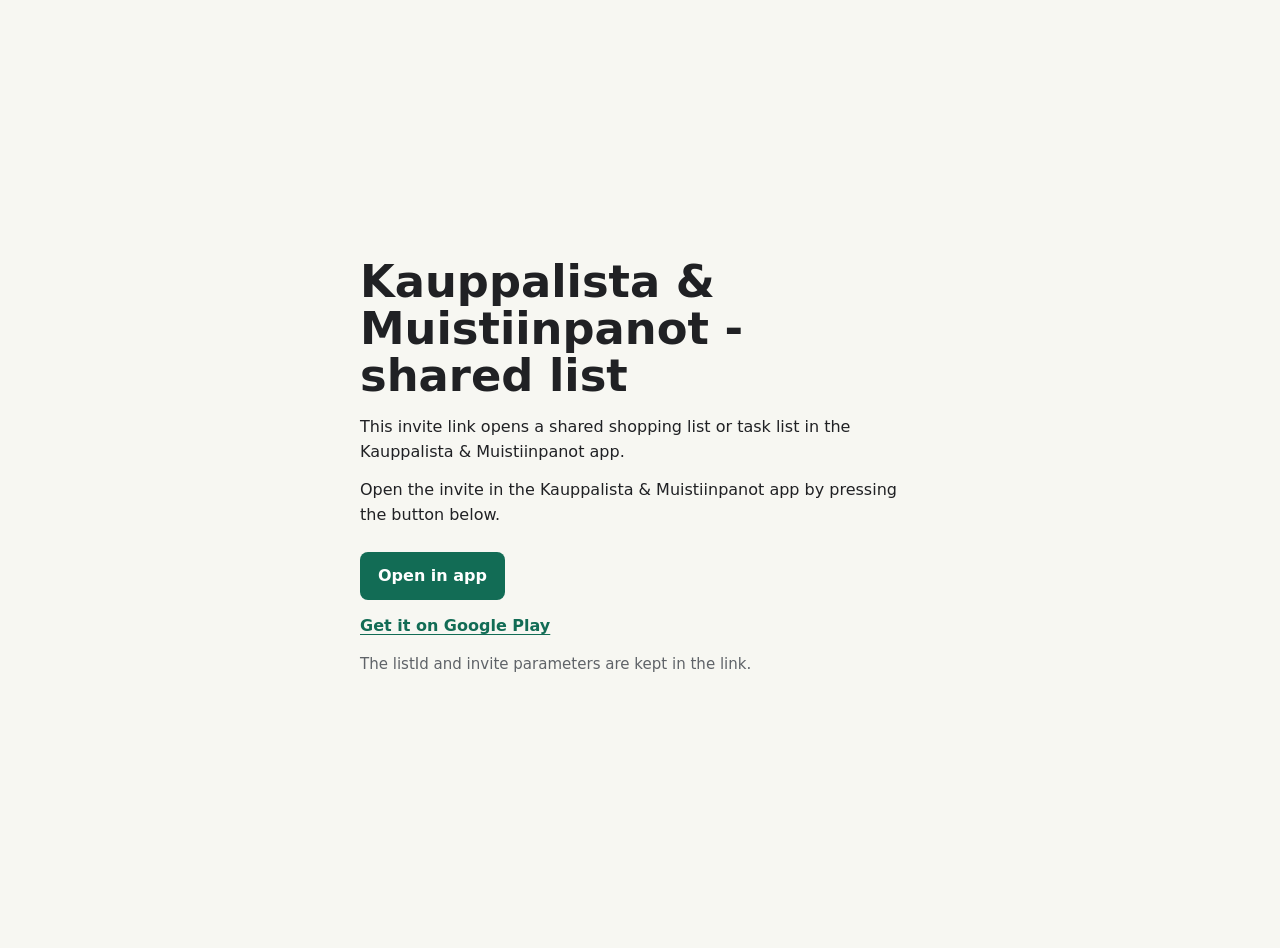
<file: kauppalista/join/index.html>
<!doctype html>
<html lang="en">
<head>
  <meta charset="utf-8">
  <meta name="viewport" content="width=device-width, initial-scale=1">
  <meta name="robots" content="noindex">
  <title>Kauppalista & Muistiinpanot - shared list</title>
  <style>
    :root {
      color-scheme: light dark;
      font-family: system-ui, -apple-system, BlinkMacSystemFont, "Segoe UI", sans-serif;
      background: #f7f7f2;
      color: #202124;
    }

    body {
      margin: 0;
      min-height: 100vh;
      display: grid;
      place-items: center;
      padding: 24px;
    }

    main {
      width: min(100%, 560px);
    }

    h1 {
      margin: 0 0 16px;
      font-size: clamp(1.9rem, 8vw, 2.8rem);
      line-height: 1.05;
      letter-spacing: 0;
    }

    p {
      margin: 0 0 14px;
      font-size: 1rem;
      line-height: 1.55;
    }

    a.button {
      display: inline-flex;
      align-items: center;
      justify-content: center;
      min-height: 48px;
      margin-top: 10px;
      padding: 0 18px;
      border-radius: 8px;
      background: #126c55;
      color: #ffffff;
      font-weight: 700;
      text-decoration: none;
    }

    a.store-link {
      display: inline-flex;
      margin-top: 16px;
      color: #126c55;
      font-weight: 700;
      text-decoration: underline;
      text-underline-offset: 3px;
    }

    .hint {
      margin-top: 18px;
      color: #5f6368;
      font-size: 0.94rem;
    }

    @media (prefers-color-scheme: dark) {
      :root {
        background: #151612;
        color: #f3f3ec;
      }

      a.button {
        background: #65c7a5;
        color: #102019;
      }

      a.store-link {
        color: #65c7a5;
      }

      .hint {
        color: #c2c4bb;
      }
    }
  </style>
</head>
<body>
  <main>
    <h1 id="title">Kauppalista & Muistiinpanot - shared list</h1>
    <p id="description">This invite link opens a shared shopping list or task list in the Kauppalista & Muistiinpanot app.</p>
    <p id="instructions">Open the invite in the Kauppalista & Muistiinpanot app by pressing the button below.</p>
    <a class="button" id="openApp" href="#">Open in app</a>
    <br>
    <a class="store-link" id="googlePlay" href="https://play.google.com/store/apps/details?id=com.janstech.kauppalista">Get it on Google Play</a>
    <p class="hint" id="hint">The listId and invite parameters are kept in the link.</p>
  </main>

  <script>
    const translations = {
      fi: {
        title: "Kauppalista & Muistiinpanot - jaettu lista",
        description: "Tämä kutsulinkki avaa jaetun ostoslistan tai tehtävälistan Kauppalista & Muistiinpanot -sovelluksessa.",
        instructions: "Avaa kutsu Kauppalista & Muistiinpanot -sovelluksessa painamalla alla olevaa painiketta.",
        button: "Avaa sovelluksessa",
        store: "Lataa Google Playsta",
        hint: "Linkin listId- ja invite-parametrit säilyvät avausta varten."
      },
      en: {
        title: "Kauppalista & Muistiinpanot - shared list",
        description: "This invite link opens a shared shopping list or task list in the Kauppalista & Muistiinpanot app.",
        instructions: "Open the invite in the Kauppalista & Muistiinpanot app by pressing the button below.",
        button: "Open in app",
        store: "Get it on Google Play",
        hint: "The listId and invite parameters are kept in the link."
      },
      de: {
        title: "Kauppalista & Muistiinpanot - geteilte Liste",
        description: "Dieser Einladungslink öffnet eine geteilte Einkaufsliste oder Aufgabenliste in der Kauppalista & Muistiinpanot App.",
        instructions: "Öffne die Einladung in der Kauppalista & Muistiinpanot App, indem du auf die Schaltfläche unten tippst.",
        button: "In App öffnen",
        store: "Bei Google Play herunterladen",
        hint: "Die Parameter listId und invite bleiben im Link erhalten."
      },
      es: {
        title: "Kauppalista & Muistiinpanot - lista compartida",
        description: "Este enlace de invitación abre una lista de compras o de tareas compartida en la app Kauppalista & Muistiinpanot.",
        instructions: "Abre la invitación en la app Kauppalista & Muistiinpanot pulsando el botón de abajo.",
        button: "Abrir en la app",
        store: "Descargar en Google Play",
        hint: "Los parámetros listId e invite se conservan en el enlace."
      },
      fr: {
        title: "Kauppalista & Muistiinpanot - liste partagée",
        description: "Ce lien d'invitation ouvre une liste de courses ou une liste de tâches partagée dans l'application Kauppalista & Muistiinpanot.",
        instructions: "Ouvrez l'invitation dans l'application Kauppalista & Muistiinpanot en appuyant sur le bouton ci-dessous.",
        button: "Ouvrir dans l'app",
        store: "Télécharger sur Google Play",
        hint: "Les paramètres listId et invite restent dans le lien."
      },
      it: {
        title: "Kauppalista & Muistiinpanot - lista condivisa",
        description: "Questo link di invito apre una lista della spesa o una lista di attività condivisa nell'app Kauppalista & Muistiinpanot.",
        instructions: "Apri l'invito nell'app Kauppalista & Muistiinpanot premendo il pulsante qui sotto.",
        button: "Apri nell'app",
        store: "Scarica da Google Play",
        hint: "I parametri listId e invite restano nel link."
      },
      ja: {
        title: "Kauppalista & Muistiinpanot - 共有リスト",
        description: "この招待リンクは、Kauppalista & Muistiinpanot アプリで共有された買い物リストまたはタスクリストを開きます。",
        instructions: "下のボタンを押して、Kauppalista & Muistiinpanot アプリで招待を開いてください。",
        button: "アプリで開く",
        store: "Google Play で入手",
        hint: "listId と invite パラメータはリンク内に保持されます。"
      },
      sv: {
        title: "Kauppalista & Muistiinpanot - delad lista",
        description: "Den här inbjudningslänken öppnar en delad inköpslista eller uppgiftslista i appen Kauppalista & Muistiinpanot.",
        instructions: "Öppna inbjudan i appen Kauppalista & Muistiinpanot genom att trycka på knappen nedan.",
        button: "Öppna i appen",
        store: "Ladda ned från Google Play",
        hint: "Parametrarna listId och invite bevaras i länken."
      },
      no: {
        title: "Kauppalista & Muistiinpanot - delt liste",
        description: "Denne invitasjonslenken åpner en delt handleliste eller oppgaveliste i Kauppalista & Muistiinpanot-appen.",
        instructions: "Åpne invitasjonen i Kauppalista & Muistiinpanot-appen ved å trykke på knappen nedenfor.",
        button: "Åpne i appen",
        store: "Last ned fra Google Play",
        hint: "Parameterne listId og invite beholdes i lenken."
      },
      da: {
        title: "Kauppalista & Muistiinpanot - delt liste",
        description: "Dette invitationslink åbner en delt indkøbsliste eller opgaveliste i appen Kauppalista & Muistiinpanot.",
        instructions: "Åbn invitationen i appen Kauppalista & Muistiinpanot ved at trykke på knappen nedenfor.",
        button: "Åbn i appen",
        store: "Hent i Google Play",
        hint: "Parametrene listId og invite bevares i linket."
      },
      hu: {
        title: "Kauppalista & Muistiinpanot - megosztott lista",
        description: "Ez a meghívólink egy megosztott bevásárlólistát vagy feladatlistát nyit meg a Kauppalista & Muistiinpanot alkalmazásban.",
        instructions: "Nyisd meg a meghívót a Kauppalista & Muistiinpanot alkalmazásban az alábbi gomb megnyomásával.",
        button: "Megnyitás az appban",
        store: "Letöltés a Google Playről",
        hint: "A listId és invite paraméterek megmaradnak a linkben."
      },
      et: {
        title: "Kauppalista & Muistiinpanot - jagatud loend",
        description: "See kutselink avab jagatud ostuloendi või ülesannete loendi rakenduses Kauppalista & Muistiinpanot.",
        instructions: "Ava kutse rakenduses Kauppalista & Muistiinpanot, vajutades allolevat nuppu.",
        button: "Ava rakenduses",
        store: "Laadi alla Google Playst",
        hint: "Parameetrid listId ja invite säilivad lingis."
      },
      uk: {
        title: "Kauppalista & Muistiinpanot - спільний список",
        description: "Це посилання-запрошення відкриває спільний список покупок або список завдань у застосунку Kauppalista & Muistiinpanot.",
        instructions: "Відкрийте запрошення в застосунку Kauppalista & Muistiinpanot, натиснувши кнопку нижче.",
        button: "Відкрити в застосунку",
        store: "Завантажити з Google Play",
        hint: "Параметри listId та invite зберігаються в посиланні."
      },
      zh: {
        title: "Kauppalista & Muistiinpanot - 共享清单",
        description: "此邀请链接会在 Kauppalista & Muistiinpanot 应用中打开共享购物清单或任务清单。",
        instructions: "请点击下方按钮，在 Kauppalista & Muistiinpanot 应用中打开邀请。",
        button: "在应用中打开",
        store: "在 Google Play 下载",
        hint: "链接会保留 listId 和 invite 参数。"
      }
    };

    function normalizeLanguage(language) {
      return String(language || "").toLowerCase().split("-")[0];
    }

    function selectLocale() {
      const browserLanguages = navigator.languages && navigator.languages.length
        ? navigator.languages
        : [navigator.language];
      return browserLanguages
        .map(normalizeLanguage)
        .find((language) => Object.prototype.hasOwnProperty.call(translations, language)) || "en";
    }

    const locale = selectLocale();
    const strings = translations[locale];
    document.documentElement.lang = locale;
    document.title = strings.title;
    document.getElementById("title").textContent = strings.title;
    document.getElementById("description").textContent = strings.description;
    document.getElementById("instructions").textContent = strings.instructions;
    document.getElementById("openApp").textContent = strings.button;
    document.getElementById("googlePlay").textContent = strings.store;
    document.getElementById("hint").textContent = strings.hint;

    const currentUrl = new URL(window.location.href);
    document.getElementById("openApp").href = currentUrl.toString();
  </script>
</body>
</html>
</file>
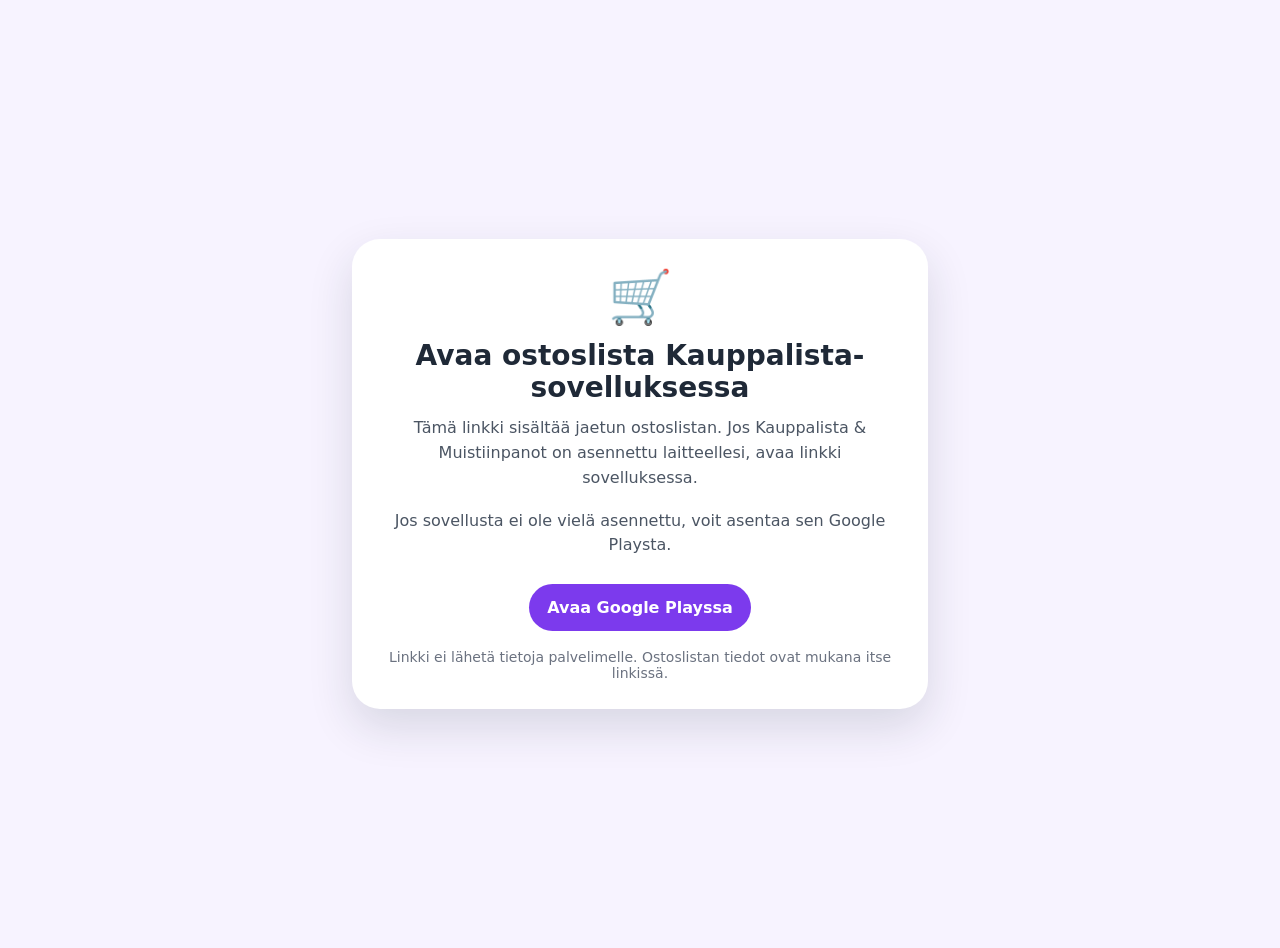
<file: kauppalista\import-list\index.html>
<!doctype html>
<html lang="fi">
<head>
  <meta charset="utf-8">
  <meta name="viewport" content="width=device-width, initial-scale=1">
  <title>Kauppalista & Muistiinpanot</title>
  <meta name="robots" content="noindex">

  <style>
    body {
      margin: 0;
      font-family: system-ui, -apple-system, BlinkMacSystemFont, "Segoe UI", sans-serif;
      background: #f7f3ff;
      color: #1f2937;
      min-height: 100vh;
      display: flex;
      align-items: center;
      justify-content: center;
      padding: 24px;
    }

    .card {
      width: 100%;
      max-width: 520px;
      background: white;
      border-radius: 28px;
      padding: 28px;
      box-shadow: 0 18px 45px rgba(31, 41, 55, 0.14);
      text-align: center;
    }

    .icon {
      font-size: 52px;
      margin-bottom: 12px;
    }

    h1 {
      margin: 0 0 12px;
      font-size: 28px;
      line-height: 1.15;
    }

    p {
      margin: 0 0 18px;
      font-size: 16px;
      line-height: 1.55;
      color: #4b5563;
    }

    .button {
      display: inline-block;
      margin-top: 8px;
      padding: 14px 18px;
      border-radius: 999px;
      background: #7c3aed;
      color: white;
      text-decoration: none;
      font-weight: 700;
    }

    .secondary {
      display: block;
      margin-top: 18px;
      font-size: 14px;
      color: #6b7280;
      word-break: break-word;
    }
  </style>
</head>

<body>
  <main class="card">
    <div class="icon">🛒</div>

    <h1>Avaa ostoslista Kauppalista-sovelluksessa</h1>

    <p>
      Tämä linkki sisältää jaetun ostoslistan. Jos Kauppalista & Muistiinpanot
      on asennettu laitteellesi, avaa linkki sovelluksessa.
    </p>

    <p>
      Jos sovellusta ei ole vielä asennettu, voit asentaa sen Google Playsta.
    </p>

    <a
      class="button"
      href="https://play.google.com/store/apps/details?id=com.janstech.kauppalista">
      Avaa Google Playssa
    </a>

    <span class="secondary">
      Linkki ei lähetä tietoja palvelimelle. Ostoslistan tiedot ovat mukana itse linkissä.
    </span>
  </main>
</body>
</html>
</file>
<file: css/style.css>
/* ==========================================================================
   1. DESIGN TOKENS
   Visuaalinen suunta: "Työpöytä" (Workbench).
   Neutraali grafiitti (ei sinimusta), hillitty amber-korostus, litteät
   pinnat ja hiusviivat. Tokenit nimetään käyttötarkoituksen mukaan.
   Kontrastiluvut on mitattu WCAG 2.1 -kaavalla; ks.
   docs/portfolio-design-foundations.md.
   ========================================================================== */

:root {
    /* --- Pinnat: sivun tausta tummin, nostetut pinnat vaaleampia --- */
    --color-bg: #0e1013;              /* sivun perustausta */
    --color-bg-alt: #121519;          /* vuorotteleva osio */
    --color-surface: #16191e;         /* kortit ja paneelit */
    --color-surface-raised: #1c2027;  /* korostettu pinta, hover */
    --color-surface-subtle: #111418;  /* upotettu pinta: koodilohko, footer */

    /* --- Reunat --- */
    --color-border: #2e3540;          /* hiusviiva pintojen väliin */
    --color-border-strong: #5e697b;   /* kontrollien reuna, 3.4:1 taustaa vasten */

    /* --- Teksti. Vaimein sävy pidetään >= 7:1 myös nostetulla pinnalla,
           jotta Vaihe 0:n kontrastitaso (7.03:1) ei heikkene. --- */
    --color-text: #e9eaec;            /* 15.8:1 taustaa vasten */
    --color-text-secondary: #b4bac3;  /*  9.8:1 */
    --color-text-muted: #a3abb8;      /*  8.2:1 taustaa, 7.1:1 nostetulla pinnalla */

    /* --- Korostus: lämmin amber. Käytetään säästeliäästi: CTA:t, tärkeät
           linkit, aktiivinen kieli, fokus ja pienet tekniset korostukset. --- */
    --color-accent: #e0a85c;          /* 9.0:1 taustaa vasten */
    --color-accent-hover: #efbe7c;
    --color-accent-soft: rgba(224, 168, 92, 0.12);
    --color-on-accent: #17130c;       /* teksti amber-pinnalla, 8.8:1 */

    /* --- Tilavärit (varattu tuleville tilamerkinnöille) --- */
    --color-success: #7fc08f;
    --color-warning: #d9a441;
    --color-error: #e58b7b;

    /* --- Fokus --- */
    --color-focus: var(--color-accent);
    --focus-ring-width: 3px;
    --focus-ring-offset: 3px;

    /* --- Typografia. Ei ulkoisia fontteja. --- */
    --font-sans: system-ui, -apple-system, BlinkMacSystemFont, "Segoe UI", Roboto, Helvetica, Arial, sans-serif;
    --font-mono: ui-monospace, "Cascadia Code", "Cascadia Mono", "SFMono-Regular", "SF Mono", Menlo, Consolas, "Liberation Mono", monospace;

    --font-size-xs: 0.8125rem;    /* 13px - mono-metadata ja pienet labelit */
    --font-size-sm: 0.9375rem;    /* 15px - listat ja toissijainen teksti */
    --font-size-base: 1.0625rem;  /* 17px - leipäteksti */
    --font-size-md: 1.125rem;     /* 18px - korttiotsikko */
    --font-size-lg: 1.3125rem;    /* 21px - hero-alaotsikko */
    --font-size-xl: clamp(1.5rem, 2.4vw, 1.75rem);       /* osio-otsikko */
    --font-size-2xl: clamp(2.125rem, 3.6vw, 2.625rem);   /* hero-otsikko */

    --line-height-tight: 1.12;
    --line-height-snug: 1.35;
    --line-height-base: 1.6;
    --line-height-relaxed: 1.7;

    --font-weight-normal: 400;
    --font-weight-medium: 500;
    --font-weight-semibold: 600;
    --font-weight-bold: 700;

    --tracking-tight: -0.015em;   /* suuret otsikot */
    --tracking-normal: 0;
    --tracking-wide: 0.02em;      /* mono-labelit ja painikkeet */

    /* --- Spacing: 4 px:n kerrannaiset --- */
    --space-1: 0.25rem;   /*  4px */
    --space-2: 0.5rem;    /*  8px */
    --space-3: 0.75rem;   /* 12px */
    --space-4: 1rem;      /* 16px */
    --space-5: 1.5rem;    /* 24px */
    --space-6: 2rem;      /* 32px */
    --space-7: 3rem;      /* 48px */
    --space-8: 4rem;      /* 64px */
    --space-9: 6rem;      /* 96px */

    /* --- Leveydet --- */
    --width-site: 1120px;      /* vakiosisällön maksimileveys */
    --width-wide: 1280px;      /* varattu leveille nostoille */
    --width-reading: 68ch;     /* leipätekstin luettava mitta */
    --width-narrow: 42rem;
    --gutter: 1.25rem;         /* reunaväli, kasvaa desktopilla */

    /* --- Muoto: maltillinen pyöristys, ei 20-30 px oletuksena --- */
    --radius-sm: 4px;
    --radius-md: 8px;
    --radius-lg: 12px;
    --radius-pill: 999px;

    /* --- Elevation: Työpöytä nojaa reunaviivoihin, ei varjoihin --- */
    --shadow-sm: 0 1px 2px rgba(0, 0, 0, 0.45);
    --shadow-md: 0 10px 28px rgba(0, 0, 0, 0.4);

    /* --- Kontrollit --- */
    --control-height: 2.75rem;    /* 44px kosketuskohde */
    --control-padding-x: var(--space-5);
    --control-radius: var(--radius-md);
    --control-font-size: var(--font-size-sm);

    /* --- Liike --- */
    --transition-fast: 120ms;
    --transition-normal: 200ms;
    --ease-standard: cubic-bezier(0.2, 0, 0.2, 1);

    /* --- Z-index: pieni ja täysi asteikko --- */
    --z-base: 0;
    --z-elevated: 10;
    --z-header: 20;
    --z-skip-link: 100;

    /* Sticky headerin mitattu korkeus + väljyys, jotta ankkuriotsikot eivät jää
       sen alle. Mitattu >=1024px: 49px. Arvo päivittyy media queryissä. */
    --anchor-offset: 68px;
}

@media (min-width: 641px) {
    :root {
        --gutter: 2rem;
    }
}

/* ==========================================================================
   2. RESET JA PERUSTA
   ========================================================================== */

*,
*::before,
*::after {
    box-sizing: border-box;
    margin: 0;
    padding: 0;
}

html {
    scroll-behavior: smooth;
}

body {
    background: var(--color-bg);
    color: var(--color-text);
    font-family: var(--font-sans);
    font-size: var(--font-size-base);
    line-height: var(--line-height-base);
    -webkit-font-smoothing: antialiased;
}

/* ==========================================================================
   3. TYPOGRAFIA
   ========================================================================== */

h1,
h2,
h3,
h4 {
    line-height: var(--line-height-tight);
    font-weight: var(--font-weight-semibold);
    letter-spacing: var(--tracking-tight);
}

h3,
h4 {
    line-height: var(--line-height-snug);
    letter-spacing: var(--tracking-normal);
}

/* Leipätekstin luettava mitta. Kohdistuu osioiden suoriin tekstikappaleisiin,
   ei kortteihin, joissa sarakeleveys rajaa rivin jo valmiiksi.
   Väriä ei muuteta: varsinainen luettava leipäteksti pysyy ensisijaisessa
   sävyssä, jotta kontrasti ei heikkene. */
.section > .container > p,
.section-intro {
    max-width: var(--width-reading);
}

/* Osion johdantokappale on tarkoituksella hieman vaimeampi kuin otsikko. */
.section-intro {
    color: var(--color-text-secondary);
}

/* ==========================================================================
   4. SAAVUTETTAVUUS (Vaihe 0 -ratkaisut, migroitu tokeneihin)
   ========================================================================== */

/* Ankkurinavigaatio: sticky header ei saa peittää kohdeotsikkoa. */
[id] {
    scroll-margin-top: var(--anchor-offset);
}

/* Näkyvä focus-tila kaikille interaktiivisille elementeille.
   Selaimen oletusrengas on tummalla taustalla heikosti erottuva. */
a:focus-visible,
button:focus-visible {
    outline: var(--focus-ring-width) solid var(--color-focus);
    outline-offset: var(--focus-ring-offset);
}

/* Ohita navigaatio -linkki. Piilotetaan siirtämällä pois näkyvistä, ei
   display/visibility-arvoilla, jotta se pysyy näppäimistön tavoitettavissa. */
.skip-link {
    position: fixed;
    top: -100px;
    left: var(--space-4);
    z-index: var(--z-skip-link);
    padding: var(--space-3) var(--space-5);
    background: var(--color-accent);
    color: var(--color-on-accent);
    font-family: var(--font-mono);
    font-size: var(--font-size-xs);
    letter-spacing: var(--tracking-wide);
    text-decoration: none;
    border-radius: 0 0 var(--radius-md) var(--radius-md);
    box-shadow: var(--shadow-md);
    transition: top var(--transition-fast) var(--ease-standard);
}

.skip-link:focus {
    top: 0;
}

main:focus {
    outline: none;
}

/* ==========================================================================
   5. LAYOUT
   ========================================================================== */

.container {
    width: min(var(--width-site), 100% - var(--gutter) * 2);
    margin: 0 auto;
}

.section {
    padding: var(--space-8) 0;
}

.section-alt {
    background: var(--color-bg-alt);
    border-top: 1px solid var(--color-border);
    border-bottom: 1px solid var(--color-border);
}

.section-title {
    font-size: var(--font-size-xl);
    margin-bottom: var(--space-6);
    position: relative;
}

.section-title::after {
    content: "";
    position: absolute;
    left: 0;
    bottom: calc(var(--space-2) * -1);
    width: var(--space-7);
    height: 2px;
    background: var(--color-accent);
}

/* ==========================================================================
   6. HEADER JA NAVIGAATIO
   ========================================================================== */

.site-header {
    position: sticky;
    top: 0;
    z-index: var(--z-header);
    /* Perustaso ilman backdrop-filteriä: lähes läpinäkymätön, jotta vieritettävä
       sisältö ei kuulla headerin läpi. */
    background: rgba(14, 16, 19, 0.96);
    border-bottom: 1px solid var(--color-border);
}

/* Kun backdrop-filter on tuettu, kevennetään taustaa hieman. Sisältö pysyy
   silti peitettynä. */
@supports ((backdrop-filter: blur(14px)) or (-webkit-backdrop-filter: blur(14px))) {
    .site-header {
        background: rgba(14, 16, 19, 0.86);
        -webkit-backdrop-filter: blur(14px) saturate(120%);
        backdrop-filter: blur(14px) saturate(120%);
    }
}

/* Yksi rivi desktopilla. Kapeilla näytöillä nav siirtyy omalle rivilleen
   logon ja kielivalitsimen alle, jolloin header pysyy kaksirivisenä. */
.header-inner {
    display: flex;
    align-items: center;
    gap: var(--space-4) var(--space-6);
    padding: var(--space-2) 0;
    flex-wrap: wrap;
}

.logo {
    display: flex;
    align-items: baseline;
    gap: var(--space-2);
    color: var(--color-text);
    text-decoration: none;
    white-space: nowrap;
    margin-right: auto;
}

.logo-name {
    font-size: var(--font-size-sm);
    font-weight: var(--font-weight-semibold);
    letter-spacing: var(--tracking-normal);
}

.logo-role {
    font-family: var(--font-mono);
    font-size: var(--font-size-xs);
    letter-spacing: var(--tracking-wide);
    color: var(--color-text-muted);
}

.logo:hover .logo-role {
    color: var(--color-accent);
}

.nav {
    display: flex;
    gap: var(--space-5);
    font-size: var(--font-size-sm);
    flex-wrap: wrap;
}

.nav a {
    text-decoration: none;
    color: var(--color-text-muted);
    position: relative;
    padding-bottom: var(--space-1);
    transition: color var(--transition-fast) var(--ease-standard);
}

.nav a::after {
    content: "";
    position: absolute;
    left: 0;
    bottom: 0;
    width: 0;
    height: 2px;
    background: var(--color-accent);
    transition: width var(--transition-normal) var(--ease-standard);
}

.nav a:hover {
    color: var(--color-text);
}

.nav a:hover::after {
    width: 100%;
}

/* Kielivalitsin. Nämä säännöt olivat aiemmin identtisenä inline-<style>-
   lohkona sekä index.html:ssä että gainsai/index.html:ssä. */

.lang-switch {
    display: flex;
    align-items: center;
    gap: var(--space-2);
    flex-wrap: wrap;
}

.lang-label {
    font-size: var(--font-size-xs);
    color: var(--color-text-muted);
    font-family: var(--font-mono);
    letter-spacing: var(--tracking-wide);
}

.lang-switch button {
    appearance: none;
    border: 1px solid var(--color-border-strong);
    background: transparent;
    color: var(--color-text-secondary);
    min-height: 2rem;
    padding: var(--space-2) var(--space-3);
    border-radius: var(--radius-sm);
    cursor: pointer;
    font: inherit;
    font-family: var(--font-mono);
    font-size: var(--font-size-xs);
    line-height: 1;
    letter-spacing: var(--tracking-wide);
    transition: background var(--transition-fast) var(--ease-standard),
                border-color var(--transition-fast) var(--ease-standard),
                color var(--transition-fast) var(--ease-standard);
}

.lang-switch button:hover {
    border-color: var(--color-accent);
    background: var(--color-accent-soft);
    color: var(--color-accent);
}

/* Aktiivinen kieli erottuu täytöllä, ei pelkällä värillä: sillä on myös
   aria-pressed="true". */
.lang-switch button.active {
    background: var(--color-accent);
    color: var(--color-on-accent);
    border-color: var(--color-accent);
    font-weight: var(--font-weight-semibold);
}

/* ==========================================================================
   7. HERO
   Rakenne säilyy ennallaan; vain mittasuhteet ja värit tulevat tokeneista.
   ========================================================================== */

.hero {
    padding: var(--space-8) 0 var(--space-7);
}

.hero-inner {
    display: grid;
    grid-template-columns: minmax(0, 3fr) minmax(0, 2fr);
    gap: var(--space-7);
    align-items: start;
}

.hero-label {
    font-family: var(--font-mono);
    font-size: var(--font-size-xs);
    letter-spacing: 0.08em;
    text-transform: uppercase;
    color: var(--color-accent);
    margin-bottom: var(--space-3);
}

.hero h1 {
    font-size: var(--font-size-2xl);
    margin-bottom: var(--space-2);
}

.hero-subtitle {
    font-size: var(--font-size-lg);
    font-weight: var(--font-weight-medium);
    line-height: var(--line-height-snug);
    color: var(--color-text-secondary);
    margin-bottom: var(--space-4);
}

.hero-text {
    max-width: var(--width-reading);
}

.hero-actions {
    margin-top: var(--space-6);
    display: flex;
    gap: var(--space-4);
    flex-wrap: wrap;
}

/* ==========================================================================
   8. KONTROLLIT: painikkeet ja linkit
   Hover muuttaa vain väriä, ei mittoja - ei layout shiftia.
   ========================================================================== */

.btn-primary,
.btn-ghost {
    display: inline-flex;
    align-items: center;
    justify-content: center;
    min-height: var(--control-height);
    padding: 0 var(--control-padding-x);
    border-radius: var(--control-radius);
    font-size: var(--control-font-size);
    font-weight: var(--font-weight-medium);
    text-decoration: none;
    border: 1px solid transparent;
    letter-spacing: var(--tracking-wide);
    transition: background var(--transition-fast) var(--ease-standard),
                border-color var(--transition-fast) var(--ease-standard),
                color var(--transition-fast) var(--ease-standard);
}

.btn-primary {
    background: var(--color-accent);
    color: var(--color-on-accent);
    border-color: var(--color-accent);
    font-weight: var(--font-weight-semibold);
}

.btn-primary:hover {
    background: var(--color-accent-hover);
    border-color: var(--color-accent-hover);
}

.btn-ghost {
    background: transparent;
    color: var(--color-text);
    border-color: var(--color-border-strong);
}

.btn-ghost:hover {
    background: var(--color-accent-soft);
    border-color: var(--color-accent);
    color: var(--color-accent);
}

/* Korostettu linkki listassa. Korvaa toistuneen style="font-weight:bold". */
.link-primary {
    font-weight: var(--font-weight-semibold);
    color: var(--color-accent);
}

/* Spec-paneeli: hero-osion faktalista. Korvasi aiemman koodilohkon.
   Semantiikka on <dl>, jossa jokainen <dt>/<dd>-pari on omassa rivissään.
   Rakenne on hiusviivoin eroteltu lista, ei kortti kortin päällä. */

.spec {
    border: 1px solid var(--color-border);
    border-radius: var(--radius-md);
    background: var(--color-surface-subtle);
    padding: var(--space-4) var(--space-5) var(--space-5);
}

.spec-title {
    font-family: var(--font-mono);
    font-size: var(--font-size-xs);
    letter-spacing: 0.08em;
    text-transform: uppercase;
    color: var(--color-text-muted);
    padding-bottom: var(--space-3);
    border-bottom: 1px solid var(--color-border);
}

.spec-row {
    display: grid;
    grid-template-columns: minmax(6.5rem, auto) 1fr;
    gap: var(--space-2) var(--space-4);
    padding: var(--space-3) 0;
    border-bottom: 1px solid var(--color-border);
}

.spec-row:last-child {
    border-bottom: 0;
    padding-bottom: 0;
}

.spec-row dt {
    font-family: var(--font-mono);
    font-size: var(--font-size-xs);
    letter-spacing: var(--tracking-wide);
    color: var(--color-text-muted);
    line-height: var(--line-height-snug);
    padding-top: 0.1em;
}

.spec-row dd {
    font-size: var(--font-size-sm);
    color: var(--color-text);
    line-height: var(--line-height-snug);
}

.spec-row dd a {
    color: var(--color-accent);
    text-decoration: none;
    transition: color var(--transition-fast) var(--ease-standard);
}

.spec-row dd a:hover {
    color: var(--color-accent-hover);
    text-decoration: underline;
}

/* Koodilohko. Etusivun hero käyttää nyt spec-paneelia, mutta
   gainsai/index.html esittää yhä aidon stack-koodilohkon. Tämä sääntö jää
   sitä varten; projektisivujen komponentit yhtenäistetään Vaiheessa 5. */

.hero-ascii {
    background: var(--color-surface-subtle);
    border-radius: var(--radius-md);
    border: 1px solid var(--color-border);
    padding: var(--space-5);
    font-family: var(--font-mono);
    font-size: var(--font-size-xs);
    line-height: var(--line-height-snug);
    color: var(--color-text-secondary);
    min-width: 0;
    overflow-x: auto;
}

.hero-ascii pre {
    white-space: pre-wrap;
}

/* ==========================================================================
   9. MINUSTA
   Toimituksellinen asettelu: teksti vasemmalla, ammatillinen profiili
   oikealla kapeana rataviivana. Profiilipaneeli on tarkoituksella eri
   näköinen kuin heron spec-paneeli: ei laatikkoa, vaan vasen hiusviiva.
   ========================================================================== */

.about-layout {
    display: grid;
    grid-template-columns: minmax(0, 3fr) minmax(0, 2fr);
    gap: var(--space-7);
    align-items: start;
}

.about-main p {
    max-width: var(--width-reading);
}

/* Kappaleväli. Globaali reset nollaa marginaalit, joten peräkkäiset
   tekstikappaleet tarvitsevat oman sääntönsä. Rajattu leipätekstiin:
   ei vaikuta kortteihin, footeriin eikä määrittelylistoihin. */
.about-main p + p,
.section > .container > p + p {
    margin-top: var(--space-4);
}

.profile-facts {
    border-left: 1px solid var(--color-border);
    padding-left: var(--space-5);
}

.profile-facts-title {
    font-family: var(--font-mono);
    font-size: var(--font-size-xs);
    letter-spacing: 0.08em;
    text-transform: uppercase;
    color: var(--color-text-muted);
    margin-bottom: var(--space-4);
}

.profile-row {
    padding: var(--space-3) 0;
    border-bottom: 1px solid var(--color-border);
}

.profile-row:last-child {
    border-bottom: 0;
    padding-bottom: 0;
}

.profile-row dt {
    font-family: var(--font-mono);
    font-size: var(--font-size-xs);
    letter-spacing: var(--tracking-wide);
    color: var(--color-text-muted);
}

.profile-row dd {
    font-size: var(--font-size-sm);
    color: var(--color-text);
    margin-top: var(--space-1);
}

/* ==========================================================================
   10. OSAAMINEN
   Viisi osaamisaluetta priorisoituna. Android on ensisijainen: leveämpi
   sarake, eyebrow-label ja vahvempi reuna - ei väritaustaa.
   Desktopilla 2 + 3, tabletilla 1 + 2 + 2, mobiilissa yksi sarake.
   ========================================================================== */

.capability-grid {
    display: grid;
    gap: var(--space-5);
    grid-template-columns: 1fr;
}

.capability {
    display: flex;
    flex-direction: column;
    background: var(--color-surface);
    border: 1px solid var(--color-border);
    border-radius: var(--radius-md);
    padding: var(--space-5);
}

.capability--primary {
    border-color: var(--color-border-strong);
}

.capability-eyebrow {
    font-family: var(--font-mono);
    font-size: var(--font-size-xs);
    letter-spacing: 0.08em;
    text-transform: uppercase;
    color: var(--color-accent);
    margin-bottom: var(--space-2);
}

.capability h3 {
    font-size: var(--font-size-md);
    color: var(--color-text);
    margin-bottom: var(--space-2);
}

.capability-summary {
    font-size: var(--font-size-sm);
    color: var(--color-text-secondary);
    margin-bottom: var(--space-4);
}

.capability-tech {
    font-family: var(--font-mono);
    font-size: var(--font-size-xs);
    line-height: var(--line-height-snug);
    letter-spacing: var(--tracking-wide);
    color: var(--color-text-muted);
    padding: var(--space-3) 0;
    border-top: 1px solid var(--color-border);
    border-bottom: 1px solid var(--color-border);
    margin-bottom: var(--space-4);
}

.capability ul {
    list-style: none;
    font-size: var(--font-size-sm);
    color: var(--color-text-muted);
}

.capability li {
    margin-bottom: var(--space-2);
}

.capability li::before {
    content: "• ";
    color: var(--color-accent);
}

.additional-experience {
    margin-top: var(--space-5);
    font-size: var(--font-size-sm);
    color: var(--color-text-muted);
    border-left: 2px solid var(--color-border-strong);
    padding-left: var(--space-4);
}

@media (min-width: 641px) {
    .capability-grid {
        grid-template-columns: repeat(2, 1fr);
    }

    /* Ensisijainen kortti täysleveänä, loput neljä 2 x 2 - ei orpoa riviä. */
    .capability--primary {
        grid-column: span 2;
    }
}

@media (min-width: 901px) {
    .capability-grid {
        grid-template-columns: repeat(6, 1fr);
    }

    .capability {
        grid-column: span 2;
    }

    .capability--primary,
    .capability--wide {
        grid-column: span 3;
    }
}

/* ==========================================================================
   11. KORTIT JA GRIDIT
   Litteä pinta + hiusviiva. Ei varjoa, ei hehkua.
   ========================================================================== */

.card {
    background: var(--color-surface);
    border-radius: var(--radius-md);
    border: 1px solid var(--color-border);
    padding: var(--space-5);
}

.skills-grid,
.project-grid {
    display: grid;
    gap: var(--space-5);
}

.skills-grid {
    grid-template-columns: repeat(auto-fit, minmax(230px, 1fr));
}

.card h3 {
    font-size: var(--font-size-md);
    margin-bottom: var(--space-3);
    color: var(--color-text);
}

/* Kortin leipäteksti on askelen pienempää kuin otsikko, jotta hierarkia
   erottuu myös kapeassa sarakkeessa. Leipätekstin 17px on varattu
   osioiden varsinaiselle lukusarakkeelle. */
.card p {
    font-size: var(--font-size-sm);
    color: var(--color-text-secondary);
}

.card ul {
    list-style: none;
    font-size: var(--font-size-sm);
    color: var(--color-text-muted);
}

.card ul li {
    margin-bottom: var(--space-1);
}

/* ==========================================================================
   12. PROJEKTIT
   Neljä painoarvoltaan eriävää ryhmää: julkaistut sovellukset (nostettu
   GainsAI + kaksi muuta), työn alla olevat, tuotantojärjestelmät ja
   aiemmat työt. Painotus syntyy tilasta ja rakenteesta, ei väristä.
   ========================================================================== */

.project-group {
    margin-top: var(--space-7);
}

.project-group-heading {
    font-size: var(--font-size-md);
    color: var(--color-text);
    padding-bottom: var(--space-3);
    margin-bottom: var(--space-5);
    border-bottom: 1px solid var(--color-border);
}

.group-note {
    font-size: var(--font-size-sm);
    color: var(--color-text-muted);
    max-width: var(--width-reading);
    margin-top: calc(var(--space-3) * -1);
    margin-bottom: var(--space-5);
}

/* Tilamerkintä. Merkitys välittyy aina tekstinä, ei pelkällä värillä. */
.project-status {
    display: inline-block;
    font-family: var(--font-mono);
    font-size: var(--font-size-xs);
    letter-spacing: var(--tracking-wide);
    color: var(--color-text-muted);
    border: 1px solid var(--color-border-strong);
    border-radius: var(--radius-sm);
    padding: 0.15rem var(--space-3);
    margin-bottom: var(--space-4);
}

.project-eyebrow {
    font-family: var(--font-mono);
    font-size: var(--font-size-xs);
    letter-spacing: 0.08em;
    text-transform: uppercase;
    color: var(--color-accent);
    margin-bottom: var(--space-2);
}

.project-feature h4,
.project-app h4,
.case-card h4,
.compact-project h4 {
    font-size: var(--font-size-md);
    color: var(--color-text);
    margin-bottom: var(--space-3);
}

.project-feature h4 {
    font-size: var(--font-size-lg);
}

.project-lead {
    font-size: var(--font-size-sm);
    color: var(--color-text-secondary);
    margin-bottom: var(--space-4);
}

.project-tech {
    font-family: var(--font-mono);
    font-size: var(--font-size-xs);
    line-height: var(--line-height-snug);
    letter-spacing: var(--tracking-wide);
    color: var(--color-text-muted);
    padding: var(--space-3) 0;
    border-top: 1px solid var(--color-border);
    border-bottom: 1px solid var(--color-border);
    margin-bottom: var(--space-4);
}

.project-evidence {
    list-style: none;
    font-size: var(--font-size-sm);
    color: var(--color-text-muted);
    margin-bottom: var(--space-4);
}

.project-evidence li {
    margin-bottom: var(--space-2);
}

.project-evidence li::before {
    content: "\2022  ";
    color: var(--color-accent);
}

.project-actions {
    margin-top: auto;
    display: flex;
    align-items: center;
    gap: var(--space-4);
    font-size: var(--font-size-sm);
    flex-wrap: wrap;
    padding-top: var(--space-2);
}

.project-actions a:not(.btn-primary):not(.btn-ghost) {
    color: var(--color-accent);
    text-decoration: none;
    transition: color var(--transition-fast) var(--ease-standard);
}

.project-actions a:not(.btn-primary):not(.btn-ghost):hover {
    color: var(--color-accent-hover);
    text-decoration: underline;
}

/* --- Nostettu projekti: enemmän tilaa ja vahvempi reuna, ei väritaustaa --- */

.project-feature {
    display: grid;
    grid-template-columns: 1fr;
    gap: var(--space-6);
    background: var(--color-surface);
    border: 1px solid var(--color-border-strong);
    border-radius: var(--radius-md);
    padding: var(--space-6);
    margin-bottom: var(--space-5);
}

.project-feature-content {
    display: flex;
    flex-direction: column;
}

/* --- Julkaistut ja työn alla olevat sovellukset --- */

.app-grid {
    display: grid;
    gap: var(--space-5);
    grid-template-columns: 1fr;
}

.project-app {
    display: flex;
    flex-direction: column;
    background: var(--color-surface);
    border: 1px solid var(--color-border);
    border-radius: var(--radius-md);
    padding: var(--space-5);
}

/* --- Kuvanauha --- */

.project-shots {
    display: grid;
    grid-template-columns: repeat(3, 1fr);
    gap: var(--space-3);
    margin-bottom: var(--space-4);
}

.project-shots a {
    display: block;
    border-radius: var(--radius-sm);
    overflow: hidden;
    border: 1px solid var(--color-border);
    transition: border-color var(--transition-fast) var(--ease-standard);
}

.project-shots a:hover {
    border-color: var(--color-accent);
}

.project-shots img {
    display: block;
    width: 100%;
    height: auto;
}

.project-feature-media .project-shots {
    margin-bottom: 0;
}

/* --- Tuotantojärjestelmien case-kortit --- */

.case-grid {
    display: grid;
    gap: var(--space-5);
    grid-template-columns: 1fr;
}

.case-card {
    display: flex;
    flex-direction: column;
    background: var(--color-surface);
    border: 1px solid var(--color-border);
    border-radius: var(--radius-md);
    padding: var(--space-5);
}

.case-card > p:not(.project-tech):not(.project-status) {
    font-size: var(--font-size-sm);
    color: var(--color-text-secondary);
    margin-bottom: var(--space-4);
}

/* --- Aiemmat työt: tiiviit rivit, ei kortteja --- */

.compact-project-list {
    list-style: none;
    border-top: 1px solid var(--color-border);
}

.compact-project {
    display: flex;
    justify-content: space-between;
    align-items: flex-start;
    gap: var(--space-5);
    flex-wrap: wrap;
    padding: var(--space-5) 0;
    border-bottom: 1px solid var(--color-border);
}

.compact-project-main {
    flex: 1 1 22rem;
}

.compact-project h4 {
    margin-bottom: var(--space-2);
}

.compact-project p:not(.project-tech) {
    font-size: var(--font-size-sm);
    color: var(--color-text-secondary);
    max-width: var(--width-reading);
    margin-bottom: var(--space-3);
}

.compact-project .project-tech {
    border: 0;
    padding: 0;
    margin-bottom: 0;
}

.compact-project .project-actions {
    margin-top: 0;
    padding-top: 0;
}

/* --- JanstechApps-kaista: yksi vaakakaista, ei mainosbanneri --- */

.brand-strip {
    display: flex;
    align-items: center;
    justify-content: space-between;
    gap: var(--space-5);
    flex-wrap: wrap;
    margin-top: var(--space-6);
    padding: var(--space-5);
    background: var(--color-bg-alt);
    border: 1px solid var(--color-border);
    border-radius: var(--radius-md);
}

.brand-strip-text {
    flex: 1 1 28rem;
}

.brand-strip-title {
    font-size: var(--font-size-md);
    color: var(--color-text);
    margin-bottom: var(--space-2);
}

.brand-strip p {
    font-size: var(--font-size-sm);
    color: var(--color-text-secondary);
    max-width: var(--width-reading);
}

@media (min-width: 641px) {
    .app-grid,
    .case-grid {
        grid-template-columns: repeat(2, 1fr);
    }
}

@media (min-width: 901px) {
    .project-feature {
        grid-template-columns: minmax(0, 3fr) minmax(0, 2fr);
        align-items: start;
    }

    .case-grid {
        grid-template-columns: repeat(3, 1fr);
    }
}

/* --- Projektisivujen tekniikkaruudukko. Etusivu käyttää omia
       .project-feature / .project-app / .case-card -komponenttejaan; nämä
       palvelevat projektisivujen "Tekninen toteutus" -osioita. --- */

.project-card {
    display: flex;
    flex-direction: column;
    height: 100%;
    transition: border-color var(--transition-fast) var(--ease-standard),
                background var(--transition-fast) var(--ease-standard);
}

.project-card:hover {
    border-color: var(--color-border-strong);
    background: var(--color-surface-raised);
}

/* Tyyppivalitsin nostaa spesifisyyden samalle tasolle kuin `.card p`, joka
   tulee tiedostossa aiemmin. Ilman tätä metarivi perisi kortin leipätekstin. */
p.project-meta {
    font-size: var(--font-size-xs);
    color: var(--color-text-muted);
    margin-bottom: var(--space-3);
    font-family: var(--font-mono);
    line-height: var(--line-height-snug);
    letter-spacing: var(--tracking-wide);
}

.project-points {
    margin-top: var(--space-3);
    font-size: var(--font-size-sm);
    color: var(--color-text-muted);
    list-style: none;
}

.project-points li::before {
    content: "\2022  ";
    color: var(--color-accent);
}

.project-links {
    margin-top: auto;
    display: flex;
    gap: var(--space-4);
    font-size: var(--font-size-sm);
    flex-wrap: wrap;
    padding-top: var(--space-4);
}

.project-links a {
    color: var(--color-accent);
    text-decoration: none;
    transition: color var(--transition-fast) var(--ease-standard);
}

.project-links a:hover {
    color: var(--color-accent-hover);
    text-decoration: underline;
}

.project-grid {
    grid-template-columns: repeat(auto-fit, minmax(300px, 1fr));
}

/* ==========================================================================
   13. PROJEKTISIVUT
   Jaetut komponentit sovelluskohtaisille sivuille (gainsai/, kauppalista/,
   waveiq/). Olivat aiemmin GainsAI-sivun inline-<style>-lohkossa; siirretty
   tänne, jotta jokainen projektisivu käyttää samaa rakennetta.
   ========================================================================== */

/* Sovelluksen hero */
.app-hero-head {
    display: flex;
    align-items: center;
    gap: var(--space-4);
    flex-wrap: wrap;
    margin-bottom: var(--space-3);
}

.app-hero-logo {
    width: 64px;
    height: 64px;
    border-radius: var(--radius-md);
    border: 1px solid var(--color-border);
    flex: none;
}

.status-pill {
    display: inline-flex;
    align-items: center;
    gap: var(--space-2);
    padding: var(--space-1) var(--space-3);
    border-radius: var(--radius-pill);
    border: 1px solid var(--color-accent);
    background: var(--color-accent-soft);
    color: var(--color-accent);
    font-family: var(--font-mono);
    font-size: var(--font-size-xs);
    line-height: 1.4;
    margin-bottom: var(--space-4);
}

.status-pill::before {
    content: "●";
    font-size: 0.6rem;
}

.lede {
    max-width: var(--width-reading);
    color: var(--color-text-secondary);
}

.section-intro {
    margin-bottom: var(--space-5);
}

.info-grid {
    display: grid;
    gap: var(--space-5);
    grid-template-columns: repeat(auto-fit, minmax(260px, 1fr));
}

.piikula-overview > .container > .info-grid {
    margin-top: var(--space-5);
}

.info-grid .card p {
    font-size: var(--font-size-sm);
    color: var(--color-text-muted);
}

.disclaimer {
    margin-top: var(--space-5);
    font-size: var(--font-size-sm);
    color: var(--color-text-muted);
    border-left: 2px solid var(--color-border-strong);
    padding-left: var(--space-4);
}

/* Kuvagalleria */
.shot-grid {
    display: grid;
    gap: var(--space-5);
    grid-template-columns: repeat(auto-fit, minmax(240px, 1fr));
    margin-top: var(--space-5);
}

.shot {
    margin: 0;
}

.shot a {
    display: block;
    border-radius: var(--radius-md);
    overflow: hidden;
    border: 1px solid var(--color-border);
    transition: border-color var(--transition-fast) var(--ease-standard);
}

.shot a:hover {
    border-color: var(--color-accent);
}

.shot img {
    display: block;
    width: 100%;
    height: auto;
}

.shot figcaption {
    margin-top: var(--space-3);
    font-size: var(--font-size-sm);
    color: var(--color-text-muted);
}

/* ==========================================================================
   14. DOKUMENTIT
   Dokumenttihakemisto, ei projektikortteja: hiusviivalla erotetut rivit,
   vasemmalla formaatti ja aihealue, oikealla nimi ja tiiviste. Tarkoituksella
   litteä - ilman korttipintaa dokumentit eivät kilpaile projektien kanssa.
   ========================================================================== */

.doc-list {
    list-style: none;
    border-top: 1px solid var(--color-border);
}

.doc-row {
    display: grid;
    grid-template-columns: minmax(0, 1fr) minmax(0, 3fr);
    gap: var(--space-3) var(--space-6);
    padding: var(--space-4) 0;
    border-bottom: 1px solid var(--color-border);
}

.doc-meta {
    display: flex;
    flex-direction: column;
    align-items: flex-start;
    gap: var(--space-2);
}

/* Formaatti kerrotaan ennen linkkiä, jotta lukija tietää mitä avaa. */
.doc-format {
    font-family: var(--font-mono);
    font-size: var(--font-size-xs);
    letter-spacing: var(--tracking-wide);
    color: var(--color-text-muted);
    border: 1px solid var(--color-border-strong);
    border-radius: var(--radius-sm);
    padding: var(--space-1) var(--space-2);
}

.doc-topic {
    font-size: var(--font-size-sm);
    color: var(--color-text-muted);
}

/* Kosketuskohde >= 24 px (WCAG 2.5.8) ilman että otsikko kasvaa. */
.doc-title {
    font-size: var(--font-size-md);
    line-height: var(--line-height-snug);
}

.doc-title a {
    display: inline-block;
    padding: var(--space-1) 0;
    color: var(--color-text);
    text-decoration: none;
    transition: color var(--transition-fast) var(--ease-standard);
}

.doc-title a:hover {
    color: var(--color-accent);
    text-decoration: underline;
}

.doc-desc {
    margin-top: var(--space-2);
    max-width: var(--width-reading);
    font-size: var(--font-size-sm);
    color: var(--color-text-secondary);
}

/* ==========================================================================
   15. YHTEYS
   Sivun päätös: vasemmalla ydinviesti ja ensisijainen CTA, oikealla
   varmennetut yhteystiedot ja linkit. Painotus tulee typografiasta ja
   yhdestä ensisijaisesta painikkeesta - ei taustasta eikä laatikosta.
   ========================================================================== */

.contact-layout {
    display: grid;
    grid-template-columns: minmax(0, 3fr) minmax(0, 2fr);
    gap: var(--space-7);
    align-items: start;
}

.contact-lead {
    max-width: var(--width-reading);
    font-size: var(--font-size-lg);
    line-height: var(--line-height-snug);
    color: var(--color-text);
}

.contact-note {
    margin-top: var(--space-4);
    max-width: var(--width-reading);
    color: var(--color-text-secondary);
}

.contact-actions {
    display: flex;
    flex-wrap: wrap;
    gap: var(--space-3);
    margin-top: var(--space-6);
}

.contact-side-title {
    font-family: var(--font-mono);
    font-size: var(--font-size-xs);
    letter-spacing: 0.08em;
    text-transform: uppercase;
    color: var(--color-text-muted);
    margin-bottom: var(--space-3);
}

.contact-facts + .contact-side-title {
    margin-top: var(--space-6);
}

.contact-fact {
    display: flex;
    flex-wrap: wrap;
    gap: var(--space-1) var(--space-4);
    padding: var(--space-3) 0;
    border-bottom: 1px solid var(--color-border);
}

.contact-fact dt {
    min-width: 6rem;
    font-family: var(--font-mono);
    font-size: var(--font-size-xs);
    letter-spacing: var(--tracking-wide);
    color: var(--color-text-muted);
}

.contact-fact dd {
    font-size: var(--font-size-sm);
    color: var(--color-text);
}

.contact-links {
    list-style: none;
    font-size: var(--font-size-sm);
}

.contact-links li + li {
    margin-top: var(--space-3);
}

.contact-links a {
    color: var(--color-accent);
    text-decoration: none;
    transition: color var(--transition-fast) var(--ease-standard);
}

.contact-links a:hover {
    text-decoration: underline;
    color: var(--color-accent-hover);
}

/* ==========================================================================
   16. FOOTER
   ========================================================================== */

.site-footer {
    border-top: 1px solid var(--color-border);
    padding: var(--space-5) 0 var(--space-6);
    background: var(--color-surface-subtle);
    font-size: var(--font-size-xs);
    color: var(--color-text-muted);
}

.footer-inner {
    display: flex;
    justify-content: space-between;
    align-items: center;
    gap: var(--space-4);
    flex-wrap: wrap;
}

/* Projektisivut käyttävät yhä kahden elementin footeria. */
.footer-note {
    font-family: var(--font-mono);
    letter-spacing: var(--tracking-wide);
}

/* Etusivun footer: identiteetti, linkit ja copyright yhdellä matalalla
   rivillä. Ei toinen yhteysosio - vain nimi, rooli ja lyhyt linkkirivi. */
.footer-identity {
    display: flex;
    flex-direction: column;
    gap: var(--space-1);
}

.footer-name {
    font-size: var(--font-size-sm);
    font-weight: var(--font-weight-medium);
    color: var(--color-text);
}

.footer-role,
.footer-copy {
    color: var(--color-text-muted);
}

.footer-nav {
    display: flex;
    flex-wrap: wrap;
    gap: var(--space-2) var(--space-5);
}

.footer-nav a {
    color: var(--color-text-secondary);
    text-decoration: none;
    transition: color var(--transition-fast) var(--ease-standard);
}

.footer-nav a:hover {
    color: var(--color-accent);
    text-decoration: underline;
}

/* ==========================================================================
   17. RESPONSIIVISUUS
   Yksi joustava rakenne, ei laitekohtaisia poikkeuksia.
   ========================================================================== */

@media (max-width: 900px) {
    /* Nav siirtyy omalle rivilleen logon ja kielivalitsimen alle, jolloin
       header pysyy kaksirivisenä. DOM-järjestys on logo -> nav -> kieli
       (tavanomainen desktop-järjestys); mobiilissa vain nav siirretään
       visuaalisesti alas. */
    /* Header 2 riviä: mitattu 113px (768px). */
    :root {
        --anchor-offset: 132px;
    }

    .nav {
        order: 3;
        width: 100%;
        /* Flex-itemin oletus min-width: auto olisi linkkien yhteisleveys,
           mikä työntäisi koko sivun vaakasuuntaiseen vieritykseen. */
        min-width: 0;
        gap: var(--space-5);
        /* Ei rivittymistä kolmannelle riville. Linkit mitoitetaan mahtumaan
           yhdelle riville; vaakavieritys on varajärjestely suurella
           fonttikoolla tai zoomilla. */
        flex-wrap: nowrap;
        overflow-x: auto;
        overscroll-behavior-x: contain;
        scrollbar-width: none;
    }

    .nav::-webkit-scrollbar {
        display: none;
    }

    .nav a {
        white-space: nowrap;
        /* Kosketuskohde n. 45 px korkea. */
        padding: var(--space-3) 0;
    }
}

@media (max-width: 840px) {
    .hero-inner,
    .about-layout,
    .contact-layout {
        grid-template-columns: 1fr;
        gap: var(--space-6);
    }

    /* Yhteystietopaneeli erottuu omaksi lohkokseen vasta kun se ei enää ole
       omassa sarakkeessaan. */
    .contact-side {
        border-top: 1px solid var(--color-border);
        padding-top: var(--space-5);
    }

    /* Profiilipaneelin rata siirtyy vasemmasta reunasta yläreunaan. */
    .profile-facts {
        border-left: 0;
        border-top: 1px solid var(--color-border);
        padding-left: 0;
        padding-top: var(--space-5);
    }

    .section {
        padding: var(--space-7) 0;
    }

    .hero {
        padding: var(--space-6) 0 var(--space-7);
    }
}

@media (max-width: 640px) {
    /* Header pysyy kaksirivisenä myös kapeimmilla näytöillä: mitattu 102px. */
    :root {
        --anchor-offset: 120px;
    }

    .header-inner {
        gap: var(--space-2) var(--space-4);
    }

    /* Tiiviimpi mitoitus, jotta kaikki viisi linkkiä mahtuvat yhdelle
       riville myös 360 px:n leveydellä ilman piilotettua vieritystä. */
    .nav {
        gap: var(--space-3);
        font-size: var(--font-size-xs);
    }

    /* Logon rooliteksti on täydentävä koriste - sama tieto toistuu heti
       heron otsikossa. Kielivalitsimen label on toiminnallinen, joten se
       säilyy: näin logo ja kielivalinta mahtuvat samalle riville myös
       englanniksi 360 px:n leveydellä. */
    .logo-role {
        display: none;
    }

    .hero-actions {
        flex-direction: column;
        align-items: stretch;
    }

    .btn-primary,
    .btn-ghost {
        width: 100%;
    }

    .spec-row {
        grid-template-columns: 1fr;
        gap: var(--space-1);
    }

    /* Dokumenttirivi latautuu allekkain, ja metatiedot kääntyvät yhdelle
       riville, jotta rivistä ei tule tarpeettoman korkea. */
    .doc-row {
        grid-template-columns: 1fr;
        gap: var(--space-3);
    }

    .doc-meta {
        flex-direction: row;
        align-items: center;
        gap: var(--space-3);
    }
}

/* ==========================================================================
   18. LIIKKEEN VÄHENTÄMINEN
   Sivun on toimittava täysin ilman animaatioita.
   ========================================================================== */

@media (prefers-reduced-motion: reduce) {
    html {
        scroll-behavior: auto;
    }

    *,
    *::before,
    *::after {
        transition-duration: 0.01ms !important;
        animation-duration: 0.01ms !important;
        animation-iteration-count: 1 !important;
    }
}
</file>
